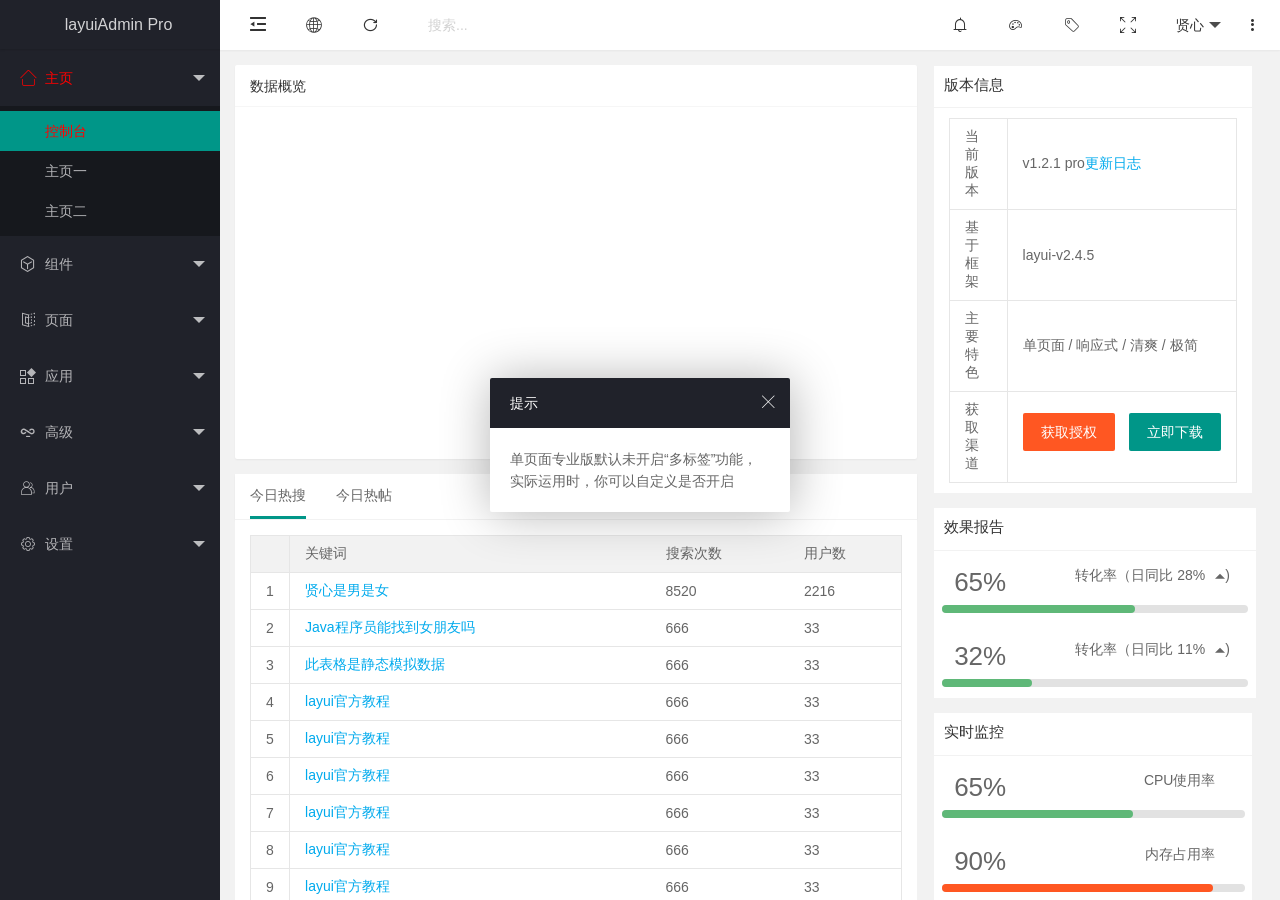
<file: zzg-data/index.html>
<!DOCTYPE html>
<html lang="en">

<head>
    <meta charset="UTF-8">
    <meta name="viewport" content="width=device-width, initial-scale=1.0, maximum-scale=1.0, user-scalable=no">
    <meta http-equiv="X-UA-Compatible" content="ie=edge">
	<title>layuiAdmin pro - 通用后台管理模板系统（单页面专业版）</title>
	<link rel="stylesheet" href="layui/css/layui.css">
    <link rel="stylesheet" href="css/all.css">
    <link rel="stylesheet" href="css/styleB.css" media="(max-width: 995px)">
    <link rel="stylesheet" href="css/1.css">
    <link rel="stylesheet" href="css/2.css">
    <link rel="stylesheet" href="css/3.css">
    <link rel="stylesheet" href="css/download/font_1087966_vejny4ssmx/iconfont.css">
    <link rel="stylesheet" href="css/content.css">

	<script src="layui/layui.js"></script>
    <script src="js//jquery-1.12.4.js"></script>
    <script src="https://echarts.baidu.com/dist/echarts.js"></script>
</head>
 
<body>
    <!-- 头部 -->
    <header>
        <ul class="header-left">
            <li>
                <a href="javascript:;" title="侧边伸缩">
                    <i class="iconfont icon-shensuoyou "></i>
                </a>
            </li>
            <li>
                <a href="javascript:;" title="前台">
                    <i class="iconfont icon-wangluo"></i>
                </a>
            </li>
            <li>
                <a href="javascript:;" title="刷新">
                    <i class="iconfont icon-refresh"></i>
                </a>
            </li>
            <li>
                <input type="text" placeholder="搜索..." />
            </li>
            <span id="hea-ho1"></span>
        </ul>

        <ul class="header-right">
            <li>
                <a href="javascript:;">
                    <i class="iconfont icon-lingdang"></i>
                </a>
            </li>
            <li>
                <a href="javascript:;">
                    <i class="iconfont icon-peise"></i>
                </a>
            </li>
            <li>
                <a href="javascript:;">
                    <i class="iconfont icon-bianqian"></i>
                </a>
            </li>
            <li>
                <a href="javascript:;">
                    <i class="iconfont icon-quanping"></i>
                </a>
            </li>
            <li>
                <a href="javascript:;" class="">
                    贤心
                    <span class="spanSanjiaoX"></span>
                </a>
                <dl class="Head-dl">
                    <dd><a href="javcscript:;">基本资料</a></dd>
                    <dd><a href="javcscript:;">修改密码</a></dd>
                    <dd><a href="javcscript:;">退出</a></dd>
                </dl>
            </li>
            <li id="vision">
                <a href="javascript:;">
                    <i class="iconfont icon-more1170511easyiconnet"></i>
                </a>
            </li>
            <span id="hea-ho2"></span>
        </ul>
    </header>
    <!-- 侧边导航栏 -->
    <nav>
        <div class="nav-box">
            <div class="Nav-header">
                <span>layuiAdmin Pro</span>
                <img src="img/logo.png" alt="">
            </div>
            <ul>
                <!-- 主页 -->
                <li>
                    <a href="javascript:;" name="Basics">
                        <i class="iconfont icon-zhuye3"></i>
                        <cite>主页</cite>
                        <span class="nav-ssp spanSanjiaoX"></span>
                    </a>
                    <dl style="display: block;">
                        <dd style="background-color: rgb(0, 150, 136);"><a href="javascript:;" style="color: white" name="Console">控制台</a></dd>
                        <dd><a href="javascript:;">主页一</a></dd>
                        <dd><a href="javascript:;">主页二</a></dd>
                    </dl>
                </li>
                <!-- 组件 -->
                <li>
                    <a href="javascript:;">
                        <i class="iconfont icon-component"></i>
                        <cite>组件</cite>
                        <span class="nav-ssp spanSanjiaoX"></span>
                    </a>
                    <dl>
                        <dd>
                            <a>栅格<span class="nav-ssp spanSanjiaoX"></span></a>
                            <dl>
                                <dd><a href="javascrpt:;">等比例列表排列</a></dd>
                                <dd><a href="javascrpt:;">按移动端排列</a></dd>
                                <dd><a href="javascrpt:;">移动桌面端组合</a></dd>
                                <dd><a href="javascrpt:;">全端复杂组合</a></dd>
                                <dd><a href="javascrpt:;">低于桌面堆叠排列</a></dd>
                                <dd><a href="javascrpt:;">九宫格</a></dd>
                            </dl>
                        </dd>
                        <dd>
                            <a href="javascrpt:;" name="btn">按钮</a>
                        </dd>
                        <dd>
                            <a href="javascript:;">表单
                                <span class="nav-ssp spanSanjiaoX"></span>
                            </a>
                            <dl>
                                <dd>
                                    <a href="javascrpt:;">表单元素</a>
                                </dd>
                                <dd><a href="javascrpt:;">表单组合</a></dd>
                            </dl>
                        </dd>
                        <dd><a href="javascript:;">导航</a></dd>
                        <dd><a href="javascript:;">选项卡</a></dd>
                        <dd><a href="javascrpt:;" name="The progress bar">进度条</a></dd>
                        <dd><a href="javascrpt:;" name="panel">面板</a></dd>
                        <dd><a href="javascript:;">徽章</a></dd>
                        <dd><a href="javascrpt:;" name="time">时间线</a></dd>
                        <dd><a href="javascrpt:;" name="animate">动画</a></dd>
						<dd><a href="javascript:;" name="fuzhu">辅助</a></dd>
                        <dd>
                            <a href="javascript:;">通用弹层<span class="nav-ssp spanSanjiaoX"></span></a>
                            <dl>
                                <dd><a href="javascrpt:;">功能演示</a></dd>
                                <dd><a href="javascrpt:;">特殊示例</a></dd>
                                <dd><a href="javascrpt:;">风格定制</a></dd>
                            </dl>
                        </dd>
                        <dd>
                            <a href="javascript:;">日期时间<span class="nav-ssp spanSanjiaoX"></span></a>
                            <dl>
                                <dd><a href="javascrpt:;">功能演示一</a></dd>
                                <dd><a href="javascrpt:;">功能演示二</a></dd>
                                <dd><a href="javascrpt:;">设定主题</a></dd>
                                <dd><a href="javascrpt:;">特殊示例</a></dd>
                            </dl>
                        </dd>
                        <dd>
                            <a href="javascript:;">表格<span class="nav-ssp spanSanjiaoX"></span></a>
                            <dl>
                                <dd><a href="javascrpt:;">简单数据表格</a></dd>
                                <dd><a href="javascrpt:;">列宽自动分配</a></dd>
                                <dd><a href="javascrpt:;">赋值已知数据</a></dd>
                                <dd><a href="javascrpt:;">转化静态表格</a></dd>
                                <dd><a href="javascrpt:;">开启分页</a></dd>
                                <dd><a href="javascrpt:;">自定义分页</a></dd>
                                <dd><a href="javascrpt:;">开启头部工具栏</a></dd>
                                <dd><a href="javascrpt:;">开启合计行</a></dd>
                                <dd><a href="javascrpt:;">高度最大适应</a></dd>
                                <dd><a href="javascrpt:;">开启复选框</a></dd>
                                <dd><a href="javascrpt:;">开启单选框</a></dd>
                                <dd><a href="javascrpt:;">开启单元格编辑</a></dd>
                                <dd><a href="javascrpt:;">加入表单元素</a></dd>
                                <dd><a href="javascrpt:;">设置单元格样式</a></dd>
                                <dd><a href="javascrpt:;">固定列</a></dd>
                                <dd><a href="javascrpt:;">数据操作</a></dd>
                                <dd><a href="javascrpt:;">解析任意数据格式</a></dd>
                                <dd><a href="javascrpt:;">监听行事件</a></dd>
                                <dd><a href="javascrpt:;">数据表格的重载</a></dd>
                                <dd><a href="javascrpt:;">设置初始排序</a></dd>
                                <dd><a href="javascrpt:;">监听单元格事件</a></dd>
                                <dd><a href="javascrpt:;">复杂表头</a></dd>
                            </dl>
                        </dd>
                        <dd><a href="javascript:;">分页<span class="nav-ssp spanSanjiaoX"></span></a>
                            <dl>
                                <dd><a href="javascript:;">功能演示一</a></dd>
                                <dd><a href="javascript:;">功能演示二</a></dd>
                            </dl>
                        </dd>
                        <dd><a href="javascript:;">上传<span class="nav-ssp spanSanjiaoX"></span></a>
                            <dl>
                                <dd><a href="javascript:;">功能演示一</a></dd>
                                <dd><a href="javascript:;">功能演示二</a></dd>
                            </dl>
                        </dd>
                        <dd><a href="javascript:;">颜色选择器</a></dd>
                        <dd><a href="javascript:;">滑块组件</a></dd>
                        <dd><a href="javascript:;">评分</a></dd>
                        <dd><a href="javascript:;">轮播</a></dd>
                        <dd><a href="javascript:;">流加载</a></dd>
                        <dd><a href="javascript:;">工具</a></dd>
                        <dd><a href="javascript:;">代码修饰</a></dd>
                        <dd><a href="javascript:;">即时聊天</a></dd>
                    </dl>
                </li>
                <!-- 页面 -->
                <li>
                    <a href="javascript:;">
                        <i class="iconfont icon-template"></i>
                        <cite>页面</cite>
                        <span class="nav-ssp spanSanjiaoX"></span>
                    </a>
                    <dl>
                        <dd><a href="javascript:;">个人主页</a></dd>
                        <dd><a href="javascript:;" name="addressbook">通讯录</a></dd>
                        <dd><a href="javascript:;">客户列表</a></dd>
                        <dd><a href="javascript:;">商品列表</a></dd>
                        <dd><a href="javascript:;">留言板</a></dd>
                        <dd><a href="javascript:;">搜索结果</a></dd>
                        <dd><a href="javascript:;">注册</a></dd>
                        <dd><a href="javascript:;">登入</a></dd>
                        <dd><a href="javascript:;">忘记密码</a></dd>
                        <dd><a href="javascript:;">404</a></dd>
                        <dd><a href="javascript:;">错误提示</a></dd>
                        <dd>
                            <a href="javascript:;">内嵌页面<span class="nav-ssp spanSanjiaoX"></span></a>
                            <dl>
                                <dd><a href="javascript:;">百度一下</a></dd>
                                <dd><a href="javascript:;">layui官网</a></dd>
                                <dd><a href="javascript:;">layuiAdmin官网</a></dd>
                            </dl>
                        </dd>
                    </dl>
                </li>
                <!-- 应用 -->
                <li>
                    <a href="javascript:;">
                        <i class="iconfont icon-app"></i>
                        <cite>应用</cite>
                        <span class="nav-ssp spanSanjiaoX"></span>
                    </a>
                    <dl>
                        <dd>
                            <a href="javascript:;">内容系统
                                <span class="nav-ssp spanSanjiaoX"></span>
                            </a>
                            <dl>
                                <dd><a href="javascript:;">文章列表</a></dd>
                                <dd><a href="javascript:;">分类管理</a></dd>
                                <dd><a href="javascript:;">评论管理</a></dd>
                            </dl>
                        </dd>
                        <dd><a href="javascript:;">社区系统<span class="nav-ssp spanSanjiaoX"></span></a>
                            <dl>
                                <dd><a href="javascript:;">帖子列表</a></dd>
                                <dd><a href="javascript:;">回帖列表</a></dd>
                            </dl>
                        </dd>
                        <dd><a href="javascript:;">消息中心</a></dd>
                        <dd><a href="javascript:;">工单系统</a></dd>
                    </dl>
                </li>
                <!-- 高级 -->
                <li>
                    <a href="javascript:;">
                        <i class="iconfont icon-seniorgaoji"></i>
                        <cite>高级</cite>
                        <span class="nav-ssp spanSanjiaoX"></span>
                    </a>
                    <dl>
                        <dd><a href="javascript:;">通讯系统</a></dd>
                        <dd><a href="javascript:;">Echarts集成<span class="nav-ssp spanSanjiaoX"></span></a>
                            <dl>
                                <dd><a href="javascript:;">折线图</a></dd>
                                <dd><a href="javascript:;">柱状图</a></dd>
                                <dd><a href="javascript:;">地图</a></dd>
                            </dl>
                        </dd>
                    </dl>
                </li>
                <!-- 用户 -->
                <li>
                    <a href="javascript:;">
                        <i class="iconfont icon-yonghu"></i>
                        <cite>用户</cite>
                        <span class="nav-ssp spanSanjiaoX"></span>
                    </a>
                    <dl>
                        <dd><a href="javascript:;">网站用户</a></dd>
                        <dd><a href="javascript:;">后台管理员</a></dd>
                        <dd><a href="javascript:;">角色管理</a></dd>
                    </dl>
                </li>
                <!-- 设置 -->
                <li>
                    <a href="javascript:;">
                        <i class="iconfont icon-shezhi"></i>
                        <cite>设置</cite>
                        <span class="nav-ssp spanSanjiaoX"></span>
                    </a>
                    <dl>
                        <dd><a href="javascript:;">系统设置<span class="nav-ssp spanSanjiaoX"></span></a>
                            <dl>
                                <dd><a href="javascript:;">网站设置</a></dd>
                                <dd><a href="javascript:;">邮件服务</a></dd>
                            </dl>
                        </dd>
                        <dd><a href="javascript:;">我的设置<span class="nav-ssp spanSanjiaoX"></span></a>
                            <dl>
                                <dd><a href="javascript:;">我的资料</a></dd>
                                <dd><a href="javascript:;">我的密码</a></dd>
                            </dl>
                        </dd>
                    </dl>
                </li>
                <span id="nav-ho"></span>
            </ul>
        </div>
    </nav>
    <!-- 主要内容 主页部分 -->
    <div id="content">
		<div class="con-main">
			<div class="con-main-child">	
				<div class="left flex">
					<!-- <div class="c-l-c">
						<div class="layui-card">
							<div class="layui-card-header">快捷方式</div>
							<div class="layui-card-body">

								<div class="layui-carousel layadmin-carousel layadmin-shortcut"
									style="width: 100%; height: 280px;">
									<div carousel-item="">
										<ul class="layui-row layui-col-space10 layui-this">
											<li class="layui-col-xs3">
												<a lay-href="home/homepage1">
													<i class="iconfont icon-zhuye c-l-c-i"></i>
													<cite>主页一</cite>
												</a>
											</li>
											<li class="layui-col-xs3">
												<a lay-href="home/homepage2">
													<i class="iconfont icon-zhuye c-l-c-i"></i>
													<cite>主页二</cite>
												</a>
											</li>
											<li class="layui-col-xs3">
												<a lay-href="component/layer/list">
													<i class="iconfont icon-zhuye c-l-c-i"></i>
													<cite>弹层</cite>
												</a>
											</li>
											<li class="layui-col-xs3">
												<a lay-href="/senior/im/">
													<i class="iconfont icon-zhuye c-l-c-i"></i>
													<cite>聊天</cite>
												</a>
											</li>
											<li class="layui-col-xs3">
												<a lay-href="component/progress/index">
													<i class="iconfont icon-zhuye c-l-c-i"></i>
													<cite>进度条</cite>
												</a>
											</li>
											<li class="layui-col-xs3">
												<a lay-href="app/workorder/list">
													<i class="iconfont icon-zhuye c-l-c-i"></i>
													<cite>工单</cite>
												</a>
											</li>
											<li class="layui-col-xs3">
												<a lay-href="user/user/list">
													<i class="iconfont icon-zhuye c-l-c-i"></i>
													<cite>用户</cite>
												</a>
											</li>
											<li class="layui-col-xs3">
												<a lay-href="set/system/website">
													<i class="iconfont icon-zhuye c-l-c-i"></i>
													<cite>设置</cite>
												</a>
											</li>
										</ul>
									</div>
									<div class="ui-carousel-ind">
										<ul>
											<li class="rduis"></li>
											<li class="rduis"></li>
										</ul>
									</div>
								</div>

							</div>
						</div>
					</div>
					<div class="c-l-c">
						<div class="layui-card">
							<div class="layui-card-header">待办事项</div>
							<div class="layui-card-body">
								<div class="layui-carousel layadmin-carousel layadmin-shortcut"
									style="width: 100%; height: 280px;">
									<div carousel-item="">
										<ul class="layui-row layui-col-space10 layui-this">
											<li class="t-i"> <a href="#" class="t-i-a">
													<h3>待审评论</h3>
													<p><cite>66</cite></p>
												</a> </li>
											<li class="t-i"> <a href="#" class="t-i-a">
													<h3>待审评论</h3>
													<p><cite>66</cite></p>
												</a> </li>
											<li class="t-i"> <a href="#" class="t-i-a">
													<h3>待审评论</h3>
													<p><cite>66</cite></p>
												</a> </li>
											<li class="t-i"> <a href="#" class="t-i-a">
													<h3>待审评论</h3>
													<p><cite>66</cite></p>
												</a> </li>
										</ul>
									</div>
									<div class="ui-carousel-ind">
										<ul>
											<li class="rduis"></li>
											<li class="rduis"></li>
										</ul>
									</div>
								</div>

							</div>
						</div>
					</div> -->
					<div class="c-l-c2">
						<div class="c-l-c2-f">
							<div class="c2-f-h">
								数据概览
							</div>
							<div class="c2-f-b">
								<div class="c2-f-b-b">
									<div id="container" style="height: 100%"></div>
								</div>
							</div>
						</div>
						<div class="nei-baoo">
							<div class="nei-zhe-s">
								<div id="bottomtab">
									<ul id="bottomtab-ul">
										<li>今日热搜</li>
										<li>今日热帖</li>
									</ul>
									<div id="bottomtab-content">
										<table style="border-collapse:collapse;">
											<tbody><tr style="background: rgb(242, 242, 242)">
												<td style="width:6%"></td>
												<td>关键词</td>
												<td>搜索次数</td>
												<td style="margin-right:20px">用户数</td>
											</tr>
											<tr class="nei-liebiaok">
												<td>1</td>
												<td style="color: #01AAED">贤心是男是女</td>
												<td>8520</td>
												<td>2216</td>
											</tr>
											<tr class="nei-liebiaok">
												<td>2</td>
												<td style="color: #01AAED">Java程序员能找到女朋友吗</td>
												<td>666</td>
												<td>33</td>
											</tr>
											<tr class="nei-liebiaok">
												<td>3</td>
												<td style="color: #01AAED">此表格是静态模拟数据</td>
												<td>666</td>
												<td>33</td>
											</tr>
											<tr class="nei-liebiaok">
												<td>4</td>
												<td style="color: #01AAED">layui官方教程</td>
												<td>666</td>
												<td>33</td>
											</tr>
											<tr class="nei-liebiaok">
												<td>5</td>
												<td style="color: #01AAED">layui官方教程</td>
												<td>666</td>
												<td>33</td>
											</tr>
											<tr class="nei-liebiaok">
												<td>6</td>
												<td style="color: #01AAED">layui官方教程</td>
												<td>666</td>
												<td>33</td>
											</tr>
											<tr class="nei-liebiaok">
												<td>7</td>
												<td style="color: #01AAED">layui官方教程</td>
												<td>666</td>
												<td>33</td>
											</tr>
											<tr class="nei-liebiaok">
												<td>8</td>
												<td style="color: #01AAED">layui官方教程</td>
												<td>666</td>
												<td>33</td>
											</tr>
											<tr class="nei-liebiaok">
												<td>9</td>
												<td style="color: #01AAED">layui官方教程</td>
												<td>666</td>
												<td>33</td>
											</tr>
											<tr class="nei-liebiaok">
												<td>10</td>
												<td style="color: #01AAED">layui官方教程</td>
												<td>666</td>
												<td>33</td>
											</tr>
										</tbody></table>
									</div>
								</div>
							</div>
						</div>	
					</div>
					
				</div>
				<div class="nei-er">
					<!-- 内容右边 -->
					<div class="nei-ery">
						<div class="nei-er-y">
							<p>版本信息</p>
						</div>
						<div class="nei-er-e">
							<table>
								<tbody><tr>
									<td>当前版本</td>
									<td>v1.2.1 pro<a href="" style="color: #01AAED">更新日志</a></td>
								</tr>
								<tr>
									<td>基于框架</td>
									<td>layui-v2.4.5</td>
								</tr>
								<tr>
									<td>主要特色</td>
									<td>单页面 / 响应式 / 清爽 / 极简</td>
								</tr>
								<tr>
									<td>获取渠道</td>
									<td>
										<div class="nei-nei">
											<a href="">获取授权</a>
											<a href="">立即下载</a>
										</div>
									</td>
								</tr>
							</tbody></table>
						</div>
					</div>
					<div class="nei-san">
						<div class="nei-er-s">
							<p>效果报告</p>
						</div>
						<div class="nei-er-w">
							<div class="nei-er-ht">
								<div class="nei-gao">
									<span>
										<p>65%</p>
										<p>转化率（日同比 28%<i class="buzhidao iconfont icon-zelvxuanzefeiyongzhengsanjiaoxingzhichi"></i>)
										</p>
									</span>
									<div class="nei-tiao">
										<p></p>
										<p></p>
									</div>
								</div>
								<div class="nei-gao">
									<span>
										<p>32%</p>
										<p>转化率（日同比 11%<i class="buzhidao iconfont icon-zelvxuanzefeiyongzhengsanjiaoxingzhichi"></i>)
										</p>
									</span>
									<div class="nei-tiaoe">
										<p></p>
										<p></p>
									</div>
								</div>
	
							</div>
						</div>
					</div>
					<div class="nei-si">
						<div class="nei-er-l">
							<p>实时监控</p>
						</div>
						<div class="nei-er-q">
							<div class="nei-er-hp">
								<div class="nei-gaoo">
									<span>
										<p>65%</p>
										<p>CPU使用率</p>
									</span>
									<div class="nei-tiao">
										<p></p>
										<p></p>
									</div>
								</div>
								<div class="nei-gao">
									<span>
										<p>90%</p>
										<p>内存占用率</p>
									</span>
									<div class="nei-tiaoeee">
										<p></p>
										<p></p>
									</div>
								</div>
							</div>
						</div>
	
	
	
					</div>
					<div class="nei-wu">
						<div class="nei-er-b">
							<p>产品动态</p>
							<div class="nei-yi-ki">
								<li></li>
								<li></li>
								<li></li>
							</div>
						</div>
						<div class="nei-er-j">
							<p>
								<a href="">
									layuiAdmin 快速上手文档
								</a>
							</p>
						</div>
					</div>
					<div class="nei-liu">
						<div class="nei-er-yy">
							<p>作者心语</p>
							<a href="" class="iconfont icon-survey"></a>
						</div>
						<div class="nei-er-ye">
							<p>一直以来，layui 秉承无偿开源的初心，虔诚致力于服务各层次前后端 Web
								开发者，在商业横飞的当今时代，这一信念从未动摇。即便身单力薄，仍然重拾决心，埋头造轮，以尽可能地填补产品本身的缺口。</p>
							<p>在过去的一段的时间，我一直在寻求持久之道，已维持你眼前所见的一切。而 layuiAdmin 是我们尝试解决的手段之一。我相信真正有爱于 layui 生态的你，定然不会错过这一拥抱吧。
							</p>
							<p>子曰：君子不用防，小人防不住。请务必通过官网正规渠道，获得 <a href="">layuiAdmin</a>！</p>
							<p>—— 贤心（<a href="">layui.com</a>）</p>
						</div>
					</div>
				</div>
			</div>
		</div>
	</div>
    <div class="text">
		<div>
			<div class="txt-h">
				提示
			</div>
			<div class="txt-b">
				单页面专业版默认未开启“多标签”功能，实际运用时，你可以自定义是否开启
			</div>
			<i class="iconfontcuowu icon-cuowu"></i>
		</div>
	</div>      

    <script src="js/currency.js"></script>
    <script type="text/javascript" src="http://echarts.baidu.com/gallery/vendors/echarts/echarts.min.js"></script>
	<script type="text/javascript">
		var dom = document.getElementById("container");
		var left = document.getElementsByClassName('.c2-f-b-bb');
		var resizeWorldMapContainer = function () {
			dom.style.width = left.innerWidth + 'px';
		};
		resizeWorldMapContainer();
		var myChart = echarts.init(dom);
		var app = {};
		var option = {
			toolbox: {
				show: true,
				feature: {
					mark: {
						show: true
					},
					dataView: {
						show: true,
						readOnly: false
					},
					magicType: {
						show: true,
						type: ['line', 'bar']
					},
					restore: {
						show: true
					},
					saveAsImage: {
						show: true
					}
				}
			},
			calculable: true,
			xAxis: [{
				type: 'category',
				boundaryGap: false,
				data: ['00.6', '00.7', '00.8', '00.9', '00.10', '00.11', '00.12']
			}],
			yAxis: [{
				type: 'value',
				axisLabel: {
					formatter: '{value} °C'
				}
			}],
			series: [{
					name: '最高气温',
					type: 'line',
					data: [11, 11, 15, 13, 12, 13, 10],
					markPoint: {
						data: [{
								type: 'max',
								name: '最大值'
							},
							{
								type: 'min',
								name: '最小值'
							}
						]
					},
					markLine: {
						data: [{
							type: 'average',
							name: '平均值'
						}]
					}
				},
				{
					name: '最低气温',
					type: 'line',
					data: [1, -2, 2, 5, 3, 2, 0],
					markPoint: {
						data: [{
							name: '周最低',
							value: -2,
							xAxis: 1,
							yAxis: -1.5
						}]
					},
					markLine: {
						data: [{
							type: 'average',
							name: '平均值'
						}]
					}
				}
			]
		};
		myChart.setOption(option);
		window.onresize = function () {
			resizeWorldMapContainer();
			myChart.resize();
		};
	</script>
    <script>
    $('.icon-cuowu').on('click', function () {
			$('.text').css({
				'opacity': '0',
				'zIndex': '-1111',
				'transition': '0.3s'
			})
		})

		$(function () {
			//移动窗口的步骤
			//1、按下鼠标左键
			//2、移动鼠标
			$('.text').mousedown(function (e) {
				// e.pageX
				var positionDiv = $(this).offset();
				var distenceX = e.pageX - positionDiv.left;
				var distenceY = e.pageY - positionDiv.top;
				// alert(distenceX)	
				// alert(positionDiv.left);
				$(document).mousemove(function (e) {
					var x = e.pageX - distenceX;
					var y = e.pageY - distenceY;
					if (x < 0) {
						x = 0;
					} else if (x > $(document).width() - $('.text').outerWidth(true)) {
						x = $(document).width() - $('.text').outerWidth(true);
					}
					if (y < 0) {
						y = 0;
					} else if (y > $(document).height() - $('.text').outerHeight(true)) {
						y = $(document).height() - $('.text').outerHeight(true);
					}
					$('.text').css({
						'left': x + 'px',
						'top': y + 'px'
					});
				});
				$(document).mouseup(function () {
					$(document).off('mousemove');
				});
			});
        });
        
        $(window).resize(() => {
		$(window).width() <= 990 ? $('#content').css('left','0px').width('100%') : $('#content').css('left','220px').width('calc(100% - 220px)')
		$(window).width() <= 990 ? $('.con-main-child').css('flex-flow','column') : $('.con-main-child').css('flex-flow','row')
		$(window).width() <= 990 ? $('.left').css('width','100%') : $('.left').css('width','66.6667%')
		$(window).width() <= 990 ? $('.nei-er').css('width','100%') : $('.nei-er').css('width','33.3333%')
		$(window).width() <= 990 ? $('.header-left').css('left','0px') : $('.header-left').css('left','220px')
		$(window).width() <= 990 ? $('.header-left > li > a > .icon-shensuoyou').addClass('icon-shensuozuo').removeClass('icon-shensuoyou') : $('.header-left > li > a > .icon-shensuozuo').addClass('icon-shensuoyou').removeClass('icon-shensuozuo')
    })
    </script>
</body>
</html>
</file>
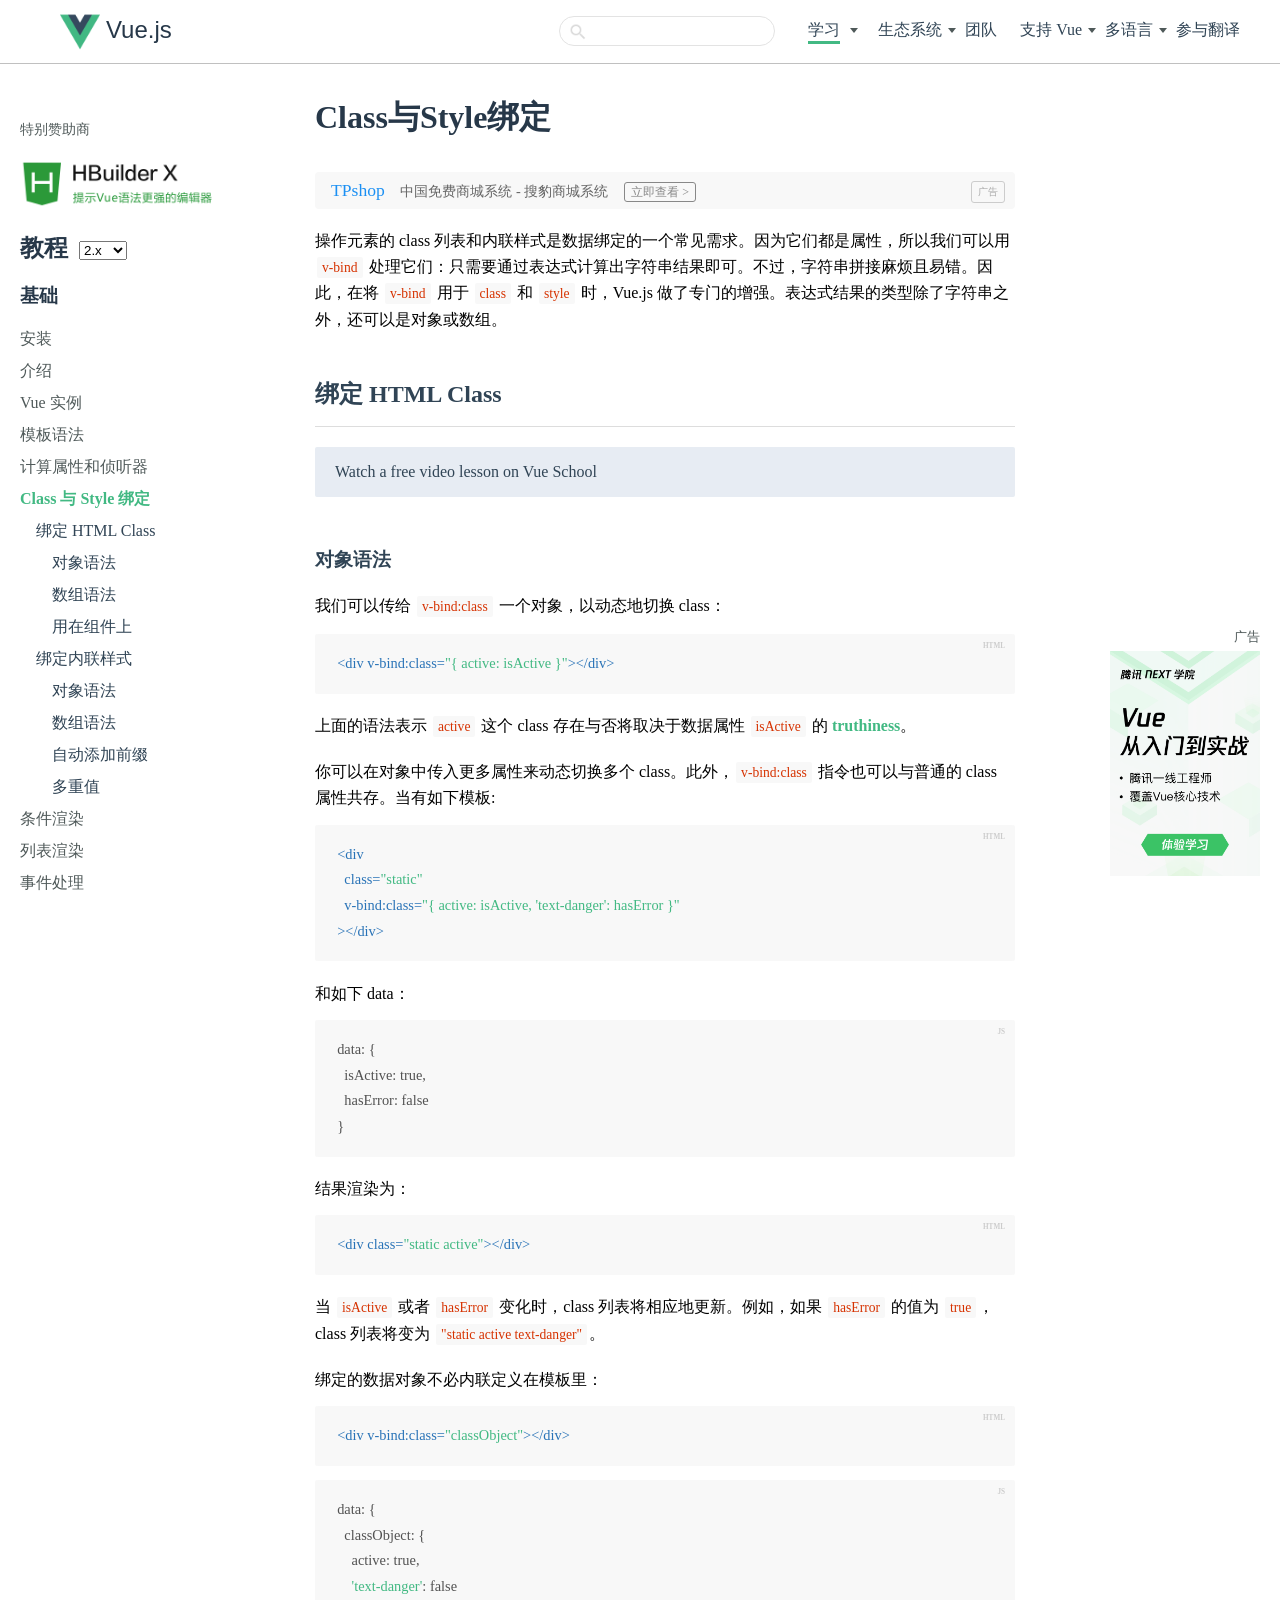
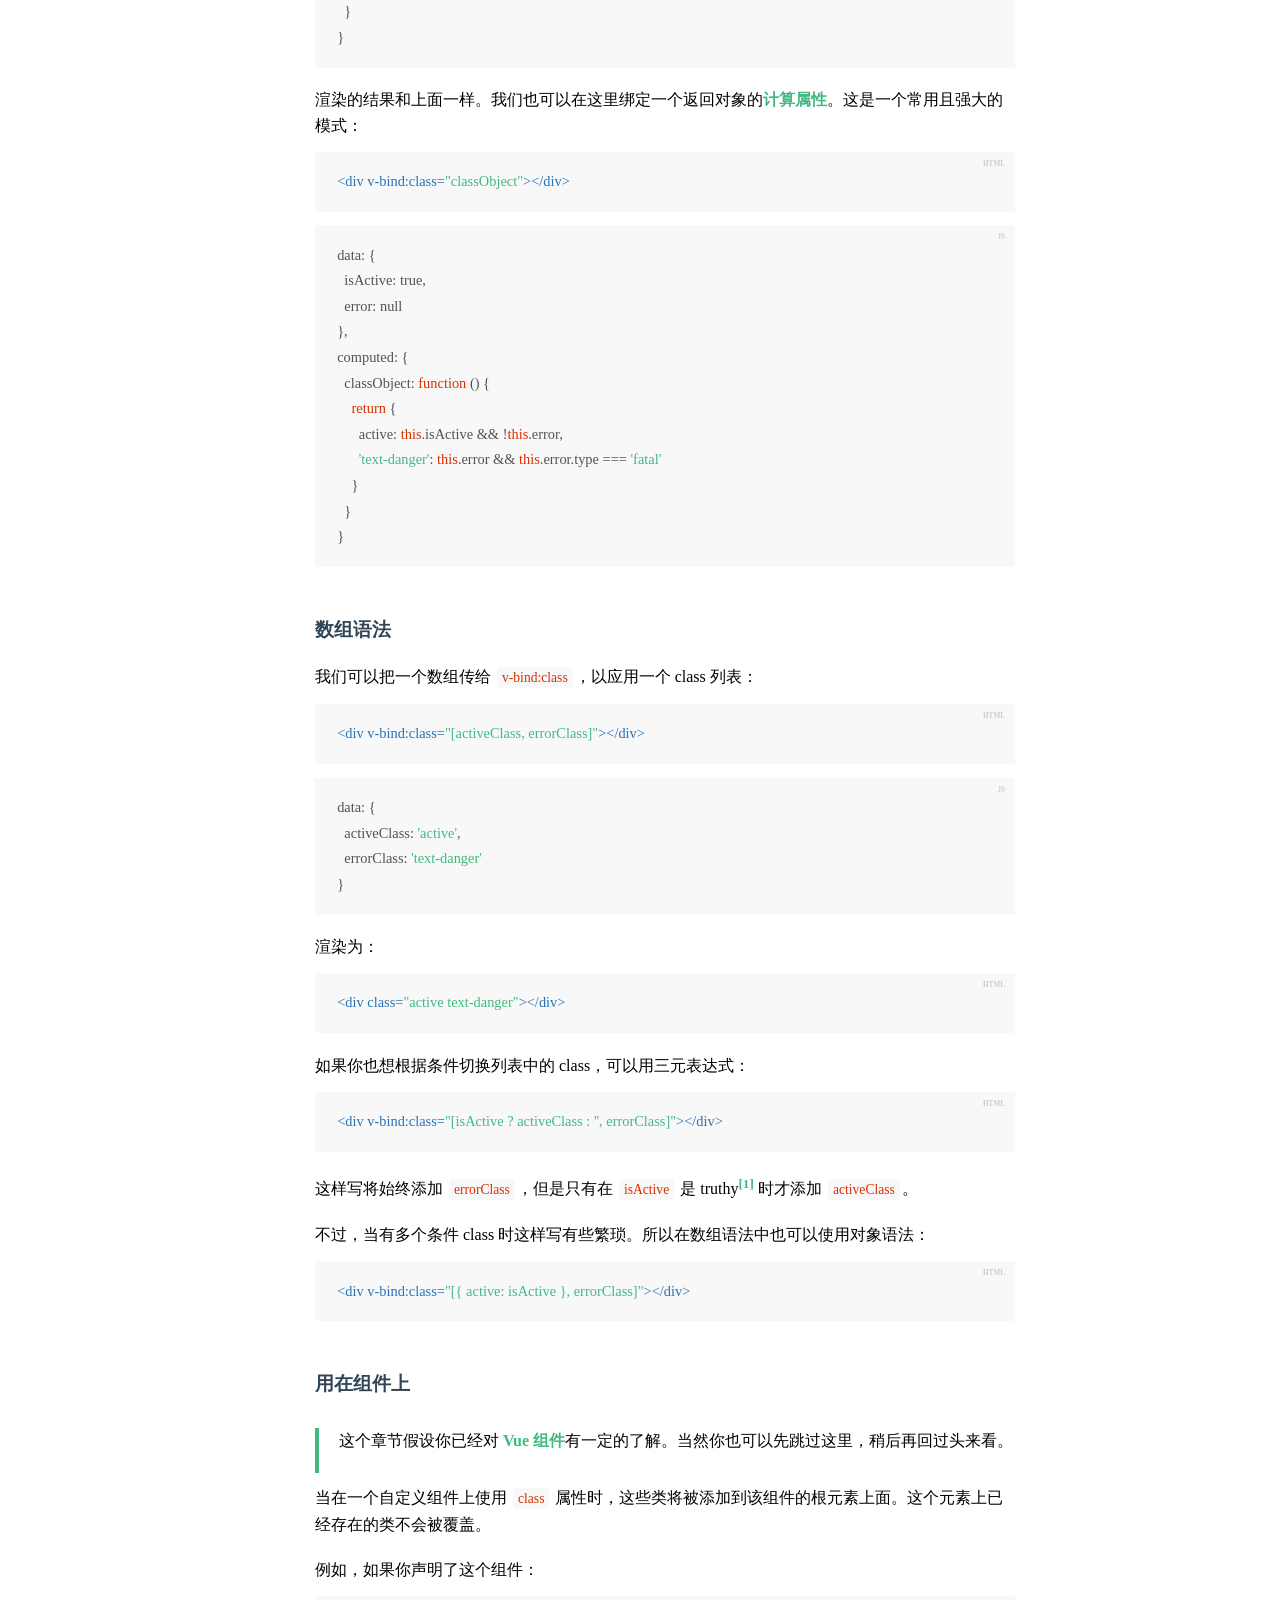
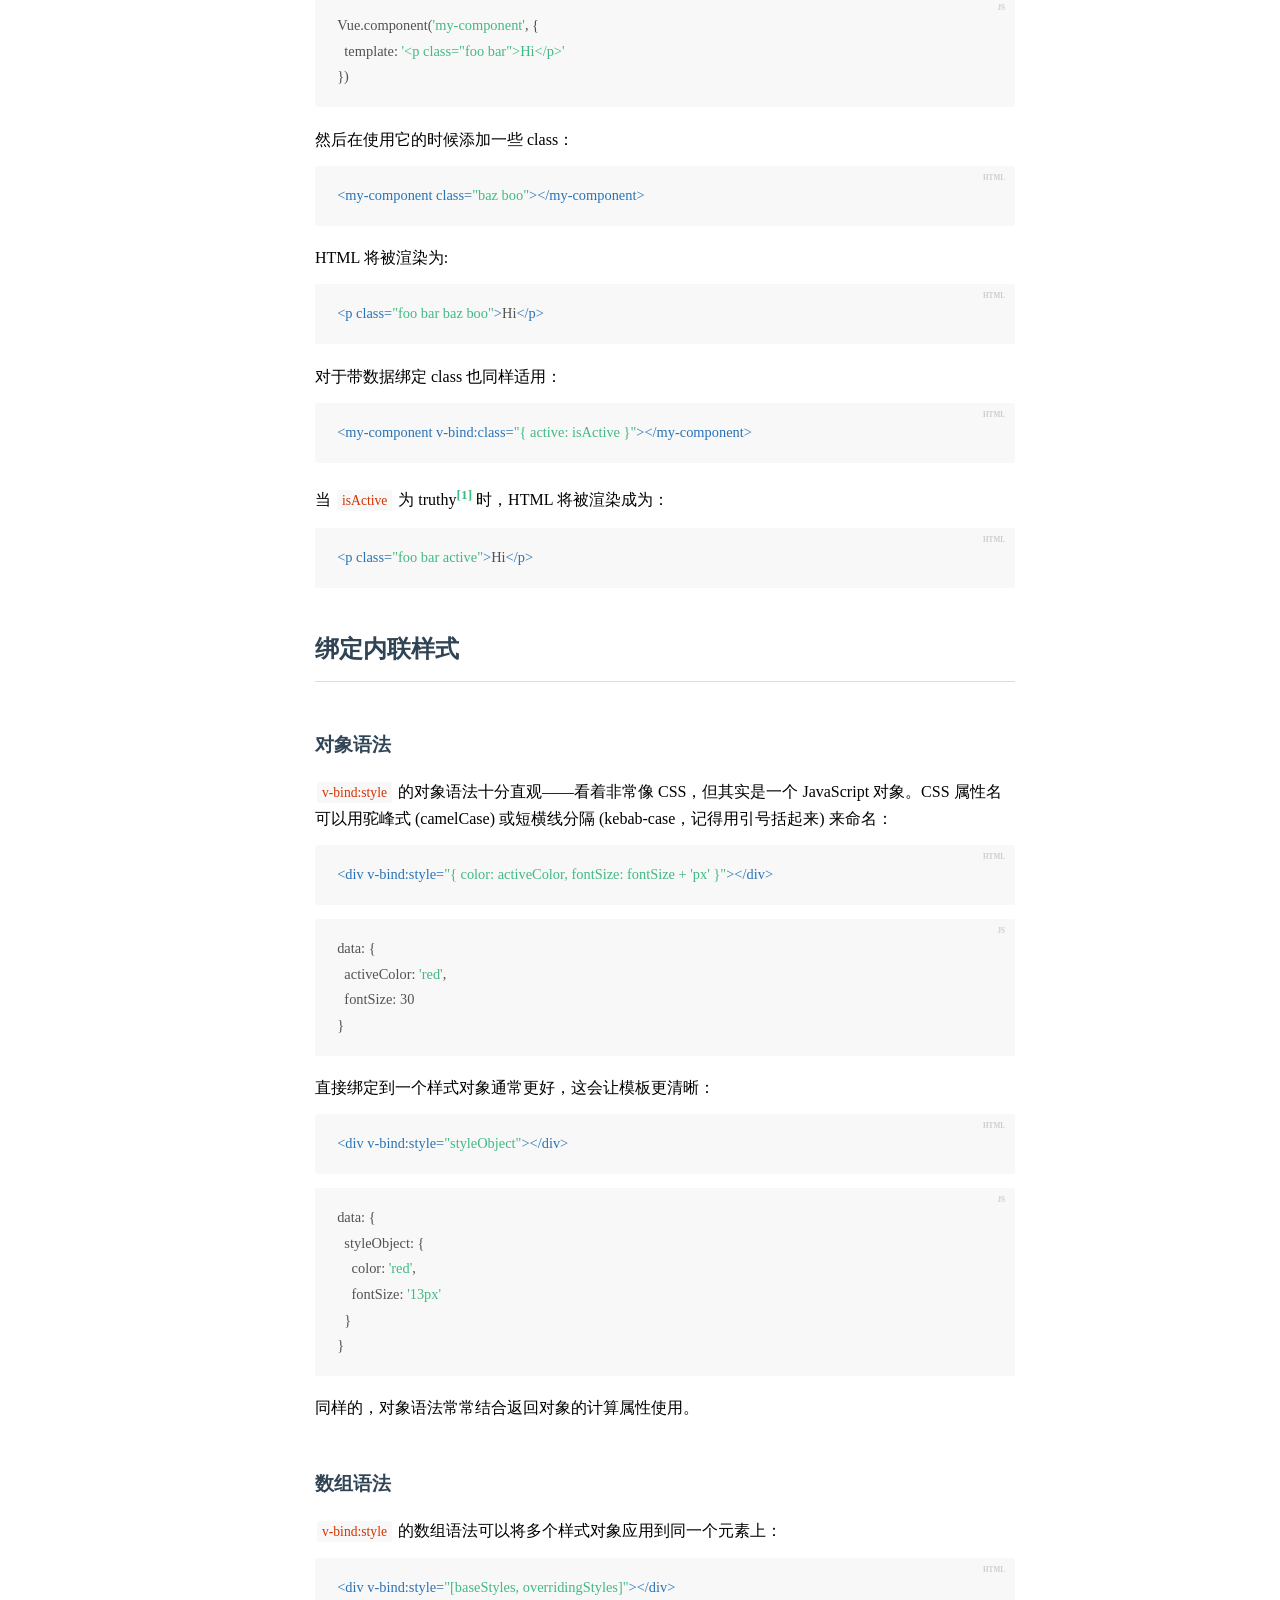
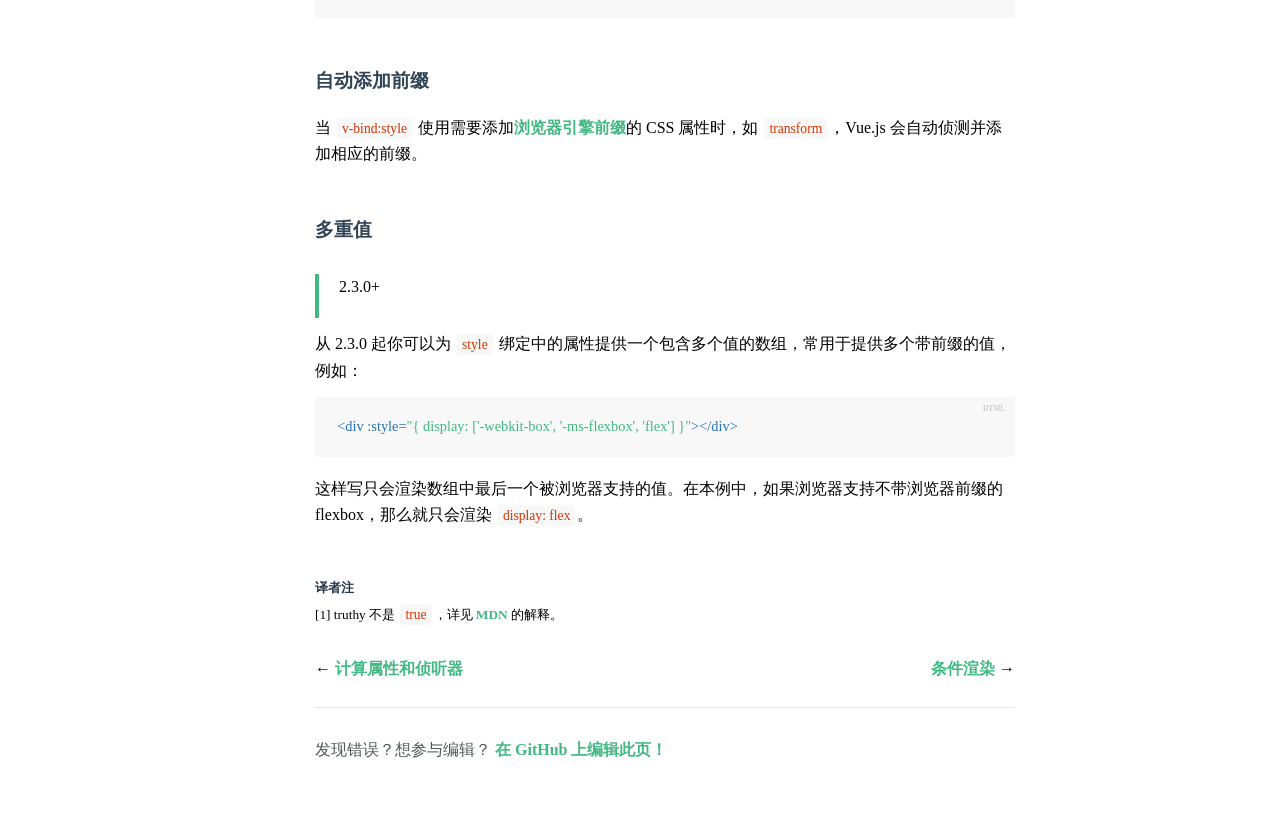
<file: Vue-zzg/ClassandStylebinding.html>
<!DOCTYPE html>
<html lang="en">

<head>
    <meta charset="UTF-8">
    <meta name="viewport" content="width=device-width, initial-scale=1.0">
    <meta http-equiv="X-UA-Compatible" content="ie=edge">
    <title>Class与Style绑定</title>
    <link rel="stylesheet" href="css/style.css">
    <link rel="stylesheet" href="css/public.css">
</head>

<body>
    <header>
        <div id="header">
            <a id="logo" href="#Vue.js"><img src="img/logo.png" alt="" /><span>Vue.js</span></a>
            <ul id="nav">
                <li>
                    <form id="search-form"><input type="text" id="search-query-nav"></form>
                </li>
                <li class="nav-dropdown-container learn">
                    <a class="nav-link nav-link-block">学习</a>
                    <span class="arrow"></span>
                    <ul class="nav-dropdown">
                        <li>
                            <h4 class="broder-none">文档</h4>
                        </li>
                        <li>
                            <ul>
                                <li><a href="#" class="nav-link">教程</a></li>
                                <li><a href="#" class="nav-link">API</a></li>
                                <li><a href="#" class="nav-link">风格指南</a></li>
                                <li><a href="#" class="nav-link">示例</a></li>
                                <li><a href="#" class="nav-link">Cookbook</a></li>
                            </ul>
                        </li>
                        <li>
                            <h4>视频教程</h4>
                        </li>
                        <li>
                            <ul>
                                <li><a href="#" class="nav-link">Vue Mastery (英文)</a></li>
                                <li><a href="#" class="nav-link">Vue School (英文)</a></li>
                            </ul>
                        </li>
                    </ul>
                </li>
                <li class="nav-dropdown-container ecosystem">
                    <a class="nav-link">生态系统</a><span class="arrow"></span>
                    <ul class="nav-dropdown">
                        <li>
                            <h4>帮助</h4>
                        </li>
                        <li>
                            <ul>
                                <li><a href="#" class="nav-link" target="_blank">论坛</a></li>
                                <li><a href="#" class="nav-link" target="_blank">聊天室</a></li>
                                <li><a href="#" class="nav-link" target="_blank">聚会</a></li>
                            </ul>
                        </li>
                        <li>
                            <h4>工具</h4>
                        </li>
                        <li>
                            <ul>
                                <li><a href="#" class="nav-link" target="_blank">Devtools</a></li>
                                <li><a href="#" class="nav-link" target="_blank">Vue CLI</a></li>
                                <li><a href="#" class="nav-link" target="_blank">Vue Loader</a></li>
                            </ul>
                        </li>
                        <li>
                            <h4>核心插件</h4>
                        </li>
                        <li>
                            <ul>
                                <li><a href="#" class="nav-link" target="_blank">Vue Router</a></li>
                                <li><a href="#" class="nav-link" target="_blank">Vuex</a></li>
                                <li><a href="#" class="nav-link" target="_blank">Vue 服务端渲染</a></li>
                            </ul>
                        </li>
                        <li>
                            <h4>信息</h4>
                        </li>
                        <li>
                            <ul>
                                <li><a href="#" class="nav-link" target="_blank">周刊</a></li>
                                <li><a href="#" class="nav-link" target="_blank">Roadmap</a></li>
                                <li><a href="#" class="nav-link" target="_blank">活动</a></li>
                                <li><a href="#" class="nav-link" target="_blank">Twitter</a></li>
                                <li><a href="#" class="nav-link" target="_blank">博客</a></li>
                                <li><a href="#" class="nav-link" target="_blank">工作</a></li>
                            </ul>
                        </li>
                        <li>
                            <h4>资源列表</h4>
                        </li>
                        <li>
                            <ul>
                                <li><a href="#" class="nav-link" target="_blank">官方仓库</a></li>
                                <li><a href="#" class="nav-link" target="_blank">Vue 优选</a></li>
                                <li><a href="#" class="nav-link" target="_blank">Vue 资源</a></li>
                            </ul>
                        </li>
                    </ul>
                </li>
                <li>
                    <a href="#" class="nav-link team">团队</a>
                </li>
                <li class="nav-dropdown-container support-vue">
                    <a href="#" class="nav-link">支持 Vue</a><span class="arrow"></span>
                    <ul class="nav-dropdown">
                        <li>
                            <ul>
                                <li><a href="#" class="nav-link">一次性赞助</a></li>
                                <li><a href="#" class="nav-link">周期性赞助</a></li>
                                <li><a href="#" class="nav-link">贴纸</a></li>
                                <li><a href="#" target="_blank" class="nav-link">T 恤商店</a></li>
                            </ul>
                        </li>
                    </ul>
                </li>
                <li class="nav-dropdown-container language">
                    <a class="nav-link">多语言</a><span class="arrow"></span>
                    <ul class="nav-dropdown">
                        <li><a href="#" class="nav-link" target="_blank">English</a></li>
                        <li><a href="#" class="nav-link" target="_blank">日本語</a></li>
                        <li><a href="#" class="nav-link" target="_blank">Русский</a></li>
                        <li><a href="#" class="nav-link" target="_blank">한국어</a></li>
                        <li><a href="#" class="nav-link" target="_blank">Português</a></li>
                        <li><a href="#" class="nav-link" target="_blank">Français</a></li>
                        <li><a href="#" class="nav-link" target="_blank">Tiếng Việt</a>
                        </li>
                    </ul>
                </li>
                <li><a href="#" target="_blank" class="nav-link contribute">参与翻译</a></li>
            </ul>
        </div>
    </header>
    <section>
        <div id="main" class="fix-sidebar">
            <div class="sidebar">
                <div class="sidebar-inner">
                    <div class="list">
                        <div id="sidebar-sponsors-special">
                            <div class="main-sponsor">
                                <span>特别赞助商</span>
                                <div>
                                    <a href="#" class="logo">
                                        <img src="img/dcloud.gif" alt="">
                                    </a>
                                </div>
                            </div>
                        </div>
                        <h2>教程
                            <select class="version-select">
                                <option value="SELF" selected="">2.x</option>
                                <option value="v1">1.0</option>
                                <option value="012">0.12</option>
                                <option value="011">0.11</option>
                            </select>
                        </h2>
                        <ul class="menu-root">
                            <li>
                                <h3>基础</h3>
                            </li>
                            <li>
                                <a href="" class="sidebar-link">安装</a>
                            </li>
                            <li>
                                <a href="" class="sidebar-link">介绍</a>
                            </li>
                            <li>
                                <a href="" class="sidebar-link">Vue 实例</a>
                            </li>
                            <li>
                                <a href="" class="sidebar-link">模板语法</a>
                            </li>
                            <li>
                                <a href="" class="sidebar-link">计算属性和侦听器</a>
                            </li>
                            <li>
                                <a href="" class="sidebar-link current">Class 与 Style 绑定</a>
                                <ul class="menu-sub">
                                    <li><a class="section-link" href="#绑定-HTML-Class">绑定 HTML Class</a>
                                    </li>
                                    <ul>
                                        <li><a class="section-link" href="#对象语法">对象语法</a></li>
                                        <li><a class="section-link" href="#数组语法">数组语法</a></li>
                                        <li><a class="section-link" href="#用在组件上">用在组件上</a></li>
                                    </ul>
                                    <li><a class="section-link" href="#绑定内联样式">绑定内联样式</a></li>
                                    <ul>
                                        <li><a class="section-link" href="#对象语法-1">对象语法</a></li>
                                        <li><a class="section-link" href="#数组语法-1">数组语法</a></li>
                                        <li><a class="section-link" href="#自动添加前缀">自动添加前缀</a></li>
                                        <li><a class="section-link" href="#多重值">多重值</a></li>
                                    </ul>
                                </ul>
                            </li>
                            <li>
                                <a href="" class="sidebar-link">条件渲染</a>
                            </li>
                            <li>
                                <a href="" class="sidebar-link">列表渲染</a>
                            </li>
                            <li>
                                <a href="" class="sidebar-link">事件处理</a>
                            </li>
                            <li>
                                <a href="" class="sidebar-link">表单输入绑定</a>
                            </li>
                            <li>
                                <a href="" class="sidebar-link">组件基础</a>
                            </li>
                            <li>
                                <h3>深入了解组件</h3>
                            </li>
                            <li>
                                <a href="" class="sidebar-link">组件注册</a>
                            </li>
                            <li>
                                <a href="" class="sidebar-link">Prop</a>
                            </li>
                            <li>
                                <a href="" class="sidebar-link">自定义事件</a>
                            </li>
                            <li>
                                <a href="" class="sidebar-link">插槽</a>
                            </li>
                            <li>
                                <a href="" class="sidebar-link">动态组件 &amp; 异步组件</a>
                            </li>
                            <li>
                                <a href="" class="sidebar-link">处理边界情况</a>
                            </li>
                            <li>
                                <h3>过渡 &amp; 动画</h3>
                            </li>
                            <li>
                                <a href="" class="sidebar-link">进入/离开 &amp; 列表过渡</a>
                            </li>
                            <li>
                                <a href="" class="sidebar-link">状态过渡</a>
                            </li>
                            <li>
                                <h3>可复用性 &amp; 组合</h3>
                            </li>
                            <li>
                                <a href="" class="sidebar-link">混入</a>
                            </li>
                            <li>
                                <a href="" class="sidebar-link">自定义指令</a>
                            </li>
                            <li>
                                <a href="" class="sidebar-link">渲染函数 &amp; JSX</a>
                            </li>
                            <li>
                                <a href="" class="sidebar-link">插件</a>
                            </li>
                            <li>
                                <a href="" class="sidebar-link">过滤器</a>
                            </li>
                            <li>
                                <h3>工具</h3>
                            </li>
                            <li>
                                <a href="" class="sidebar-link">单文件组件</a>
                            </li>
                            <li>
                                <a href="" class="sidebar-link">单元测试</a>
                            </li>
                            <li>
                                <a href="" class="sidebar-link">TypeScript 支持</a>
                            </li>
                            <li>
                                <a href="" class="sidebar-link">生产环境部署</a>
                            </li>
                            <li>
                                <h3>规模化</h3>
                            </li>
                            <li>
                                <a href="" class="sidebar-link">路由</a>
                            </li>
                            <li>
                                <a href="" class="sidebar-link">状态管理</a>
                            </li>
                            <li>
                                <a href="" class="sidebar-link">服务端渲染</a>
                            </li>
                            <li>
                                <h3>内在</h3>
                            </li>
                            <li>
                                <a href="" class="sidebar-link">深入响应式原理</a>
                            </li>
                            <li>
                                <h3>迁移</h3>
                            </li>
                            <li>
                                <a href="" class="sidebar-link">从 Vue 1.x 迁移</a>
                            </li>
                            <li>
                                <a href="" class="sidebar-link">从 Vue Router 0.7.x 迁移</a>
                            </li>
                            <li>
                                <a href="" class="sidebar-link">从 Vuex 0.6.x 迁移到 1.0</a>
                            </li>
                            <li>
                                <h3>更多</h3>
                            </li>
                            <li>
                                <a href="" class="sidebar-link">对比其他框架</a>
                            </li>
                            <li>
                                <a href="" class="sidebar-link">加入 Vue.js 社区</a>
                            </li>
                            <li>
                                <a href="" class="sidebar-link">认识团队</a>
                            </li>
                        </ul>
                    </div>
                </div>
            </div>
            <div class="content guide with-sidebar instance-guide">
                <div id="ad">
                    <span style="float: right;">广告</span>
                    <a href="#">
                        <img src="img/tencent-ad.png">
                    </a>
                </div>
                <h1>Class与Style绑定</h1>
                <div class="ad-pagetop">
                    <a href="">
                        <span class="name">TPshop</span>
                        <span class="description">中国免费商城系统 - 搜豹商城系统</span>
                        <span class="action">立即查看 &gt;</span>
                    </a>
                </div>
                <p>操作元素的 class 列表和内联样式是数据绑定的一个常见需求。因为它们都是属性，所以我们可以用 <code>v-bind</code> 处理它们：只需要通过表达式计算出字符串结果即可。不过，字符串拼接麻烦且易错。因此，在将 <code>v-bind</code> 用于 <code>class</code> 和 <code>style</code> 时，Vue.js 做了专门的增强。表达式结果的类型除了字符串之外，还可以是对象或数组。</p>
                <h2 id="绑定-HTML-Class"><a href="#绑定-HTML-Class" class="headerlink" title="绑定 HTML Class">绑定 HTML Class</a></h2>
                <div class="vueschool"><a href="">Watch a free video lesson on Vue School</a></div>
                <h3 id="对象语法"><a href="#对象语法" class="headerlink" title="对象语法">对象语法</a></h3>
                <p>我们可以传给 <code>v-bind:class</code> 一个对象，以动态地切换 class：</p>
                <pre><code class="hljs html"><span class="hljs-tag">&lt;<span class="hljs-name">div</span> <span class="hljs-attr">v-bind:class</span>=<span class="hljs-string">"{ active: isActive }"</span>&gt;</span><span class="hljs-tag">&lt;/<span class="hljs-name">div</span>&gt;</span></code></pre>
                <p>上面的语法表示 <code>active</code> 这个 class 存在与否将取决于数据属性 <code>isActive</code> 的 <a href="">truthiness</a>。</p>
                <p>你可以在对象中传入更多属性来动态切换多个 class。此外，<code>v-bind:class</code> 指令也可以与普通的 class 属性共存。当有如下模板:</p>
                <pre><code class="hljs html"><span class="hljs-tag">&lt;<span class="hljs-name">div</span>
  <span class="hljs-attr">class</span>=<span class="hljs-string">"static"</span>
  <span class="hljs-attr">v-bind:class</span>=<span class="hljs-string">"{ active: isActive, 'text-danger': hasError }"</span>
&gt;</span><span class="hljs-tag">&lt;/<span class="hljs-name">div</span>&gt;</span></code></pre>
                <p>和如下 data：</p>
                <pre><code class="hljs js">data: {
  <span class="hljs-attr">isActive</span>: <span class="hljs-literal">true</span>,
  <span class="hljs-attr">hasError</span>: <span class="hljs-literal">false</span>
}</code></pre>
                <p>结果渲染为：</p>
                <pre><code class="hljs html"><span class="hljs-tag">&lt;<span class="hljs-name">div</span> <span class="hljs-attr">class</span>=<span class="hljs-string">"static active"</span>&gt;</span><span class="hljs-tag">&lt;/<span class="hljs-name">div</span>&gt;</span></code></pre>
                <p>当 <code>isActive</code> 或者 <code>hasError</code> 变化时，class 列表将相应地更新。例如，如果 <code>hasError</code> 的值为 <code>true</code>，class 列表将变为 <code>"static active text-danger"</code>。</p>
                <p>绑定的数据对象不必内联定义在模板里：</p>
                <pre><code class="hljs html"><span class="hljs-tag">&lt;<span class="hljs-name">div</span> <span class="hljs-attr">v-bind:class</span>=<span class="hljs-string">"classObject"</span>&gt;</span><span class="hljs-tag">&lt;/<span class="hljs-name">div</span>&gt;</span></code></pre>
                <pre><code class="hljs js">data: {
  <span class="hljs-attr">classObject</span>: {
    <span class="hljs-attr">active</span>: <span class="hljs-literal">true</span>,
    <span class="hljs-string">'text-danger'</span>: <span class="hljs-literal">false</span>
  }
}</code></pre>
                <p>渲染的结果和上面一样。我们也可以在这里绑定一个返回对象的<a href="">计算属性</a>。这是一个常用且强大的模式：</p>
                <pre><code class="hljs html"><span class="hljs-tag">&lt;<span class="hljs-name">div</span> <span class="hljs-attr">v-bind:class</span>=<span class="hljs-string">"classObject"</span>&gt;</span><span class="hljs-tag">&lt;/<span class="hljs-name">div</span>&gt;</span></code></pre>
                <pre><code class="hljs js">data: {
  <span class="hljs-attr">isActive</span>: <span class="hljs-literal">true</span>,
  <span class="hljs-attr">error</span>: <span class="hljs-literal">null</span>
},
<span class="hljs-attr">computed</span>: {
  <span class="hljs-attr">classObject</span>: <span class="hljs-function"><span class="hljs-keyword">function</span> (<span class="hljs-params"></span>) </span>{
    <span class="hljs-keyword">return</span> {
      <span class="hljs-attr">active</span>: <span class="hljs-keyword">this</span>.isActive &amp;&amp; !<span class="hljs-keyword">this</span>.error,
      <span class="hljs-string">'text-danger'</span>: <span class="hljs-keyword">this</span>.error &amp;&amp; <span class="hljs-keyword">this</span>.error.type === <span class="hljs-string">'fatal'</span>
    }
  }
}</code></pre>
                <h3 id="数组语法"><a href="#数组语法" class="headerlink" title="数组语法">数组语法</a></h3>
                <p>我们可以把一个数组传给 <code>v-bind:class</code>，以应用一个 class 列表：</p>
                <pre><code class="hljs html"><span class="hljs-tag">&lt;<span class="hljs-name">div</span> <span class="hljs-attr">v-bind:class</span>=<span class="hljs-string">"[activeClass, errorClass]"</span>&gt;</span><span class="hljs-tag">&lt;/<span class="hljs-name">div</span>&gt;</span></code></pre>
                <pre><code class="hljs js">data: {
  <span class="hljs-attr">activeClass</span>: <span class="hljs-string">'active'</span>,
  <span class="hljs-attr">errorClass</span>: <span class="hljs-string">'text-danger'</span>
}</code></pre>
                <p>渲染为：</p>
                <pre><code class="hljs html"><span class="hljs-tag">&lt;<span class="hljs-name">div</span> <span class="hljs-attr">class</span>=<span class="hljs-string">"active text-danger"</span>&gt;</span><span class="hljs-tag">&lt;/<span class="hljs-name">div</span>&gt;</span></code></pre>
                <p>如果你也想根据条件切换列表中的 class，可以用三元表达式：</p>
                <pre><code class="hljs html"><span class="hljs-tag">&lt;<span class="hljs-name">div</span> <span class="hljs-attr">v-bind:class</span>=<span class="hljs-string">"[isActive ? activeClass : '', errorClass]"</span>&gt;</span><span class="hljs-tag">&lt;/<span class="hljs-name">div</span>&gt;</span></code></pre>
                <p>这样写将始终添加 <code>errorClass</code>，但是只有在 <code>isActive</code> 是 truthy<sup><a href="#footnote-1">[1]</a></sup> 时才添加 <code>activeClass</code>。</p>
                <p>不过，当有多个条件 class 时这样写有些繁琐。所以在数组语法中也可以使用对象语法：</p>
                <pre><code class="hljs html"><span class="hljs-tag">&lt;<span class="hljs-name">div</span> <span class="hljs-attr">v-bind:class</span>=<span class="hljs-string">"[{ active: isActive }, errorClass]"</span>&gt;</span><span class="hljs-tag">&lt;/<span class="hljs-name">div</span>&gt;</span></code></pre>
                <h3 id="用在组件上"><a href="#用在组件上" class="headerlink" title="用在组件上">用在组件上</a></h3>
                <blockquote>
                    <p>这个章节假设你已经对 <a href="">Vue 组件</a>有一定的了解。当然你也可以先跳过这里，稍后再回过头来看。</p>
                </blockquote>
                <p>当在一个自定义组件上使用 <code>class</code> 属性时，这些类将被添加到该组件的根元素上面。这个元素上已经存在的类不会被覆盖。</p>
                <p>例如，如果你声明了这个组件：</p>
                <pre><code class="hljs js">Vue.component(<span class="hljs-string">'my-component'</span>, {
  <span class="hljs-attr">template</span>: <span class="hljs-string">'&lt;p class="foo bar"&gt;Hi&lt;/p&gt;'</span>
})</code></pre>
                <p>然后在使用它的时候添加一些 class：</p>
                <pre><code class="hljs html"><span class="hljs-tag">&lt;<span class="hljs-name">my-component</span> <span class="hljs-attr">class</span>=<span class="hljs-string">"baz boo"</span>&gt;</span><span class="hljs-tag">&lt;/<span class="hljs-name">my-component</span>&gt;</span></code></pre>
                <p>HTML 将被渲染为:</p>
                <pre><code class="hljs html"><span class="hljs-tag">&lt;<span class="hljs-name">p</span> <span class="hljs-attr">class</span>=<span class="hljs-string">"foo bar baz boo"</span>&gt;</span>Hi<span class="hljs-tag">&lt;/<span class="hljs-name">p</span>&gt;</span></code></pre>
                <p>对于带数据绑定 class 也同样适用：</p>
                <pre><code class="hljs html"><span class="hljs-tag">&lt;<span class="hljs-name">my-component</span> <span class="hljs-attr">v-bind:class</span>=<span class="hljs-string">"{ active: isActive }"</span>&gt;</span><span class="hljs-tag">&lt;/<span class="hljs-name">my-component</span>&gt;</span></code></pre>
                <p>当 <code>isActive</code> 为 truthy<sup><a href="#footnote-1">[1]</a></sup> 时，HTML 将被渲染成为：</p>
                <pre><code class="hljs html"><span class="hljs-tag">&lt;<span class="hljs-name">p</span> <span class="hljs-attr">class</span>=<span class="hljs-string">"foo bar active"</span>&gt;</span>Hi<span class="hljs-tag">&lt;/<span class="hljs-name">p</span>&gt;</span></code></pre>
                <h2 id="绑定内联样式"><a href="#绑定内联样式" class="headerlink" title="绑定内联样式">绑定内联样式</a></h2>
                <h3 id="对象语法-1"><a href="#对象语法-1" class="headerlink" title="对象语法">对象语法</a></h3>
                <p><code>v-bind:style</code> 的对象语法十分直观——看着非常像 CSS，但其实是一个 JavaScript 对象。CSS 属性名可以用驼峰式 (camelCase) 或短横线分隔 (kebab-case，记得用引号括起来) 来命名：</p>
                <pre><code class="hljs html"><span class="hljs-tag">&lt;<span class="hljs-name">div</span> <span class="hljs-attr">v-bind:style</span>=<span class="hljs-string">"{ color: activeColor, fontSize: fontSize + 'px' }"</span>&gt;</span><span class="hljs-tag">&lt;/<span class="hljs-name">div</span>&gt;</span></code></pre>
                <pre><code class="hljs js">data: {
  <span class="hljs-attr">activeColor</span>: <span class="hljs-string">'red'</span>,
  <span class="hljs-attr">fontSize</span>: <span class="hljs-number">30</span>
}</code></pre>
                <p>直接绑定到一个样式对象通常更好，这会让模板更清晰：</p>
                <pre><code class="hljs html"><span class="hljs-tag">&lt;<span class="hljs-name">div</span> <span class="hljs-attr">v-bind:style</span>=<span class="hljs-string">"styleObject"</span>&gt;</span><span class="hljs-tag">&lt;/<span class="hljs-name">div</span>&gt;</span></code></pre>
                <pre><code class="hljs js">data: {
  <span class="hljs-attr">styleObject</span>: {
    <span class="hljs-attr">color</span>: <span class="hljs-string">'red'</span>,
    <span class="hljs-attr">fontSize</span>: <span class="hljs-string">'13px'</span>
  }
}</code></pre>
                <p>同样的，对象语法常常结合返回对象的计算属性使用。</p>
                <h3 id="数组语法-1"><a href="#数组语法-1" class="headerlink" title="数组语法">数组语法</a></h3>
                <p><code>v-bind:style</code> 的数组语法可以将多个样式对象应用到同一个元素上：</p>
                <pre><code class="hljs html"><span class="hljs-tag">&lt;<span class="hljs-name">div</span> <span class="hljs-attr">v-bind:style</span>=<span class="hljs-string">"[baseStyles, overridingStyles]"</span>&gt;</span><span class="hljs-tag">&lt;/<span class="hljs-name">div</span>&gt;</span></code></pre>
                <h3 id="自动添加前缀"><a href="#自动添加前缀" class="headerlink" title="自动添加前缀">自动添加前缀</a></h3>
                <p>当 <code>v-bind:style</code> 使用需要添加<a href="https://developer.mozilla.org/zh-CN/docs/Glossary/Vendor_Prefix" target="_blank" rel="noopener">浏览器引擎前缀</a>的 CSS 属性时，如 <code>transform</code>，Vue.js 会自动侦测并添加相应的前缀。</p>
                <h3 id="多重值"><a href="#多重值" class="headerlink" title="多重值">多重值</a></h3>
                <blockquote>
                    <p>2.3.0+</p>
                </blockquote>
                <p>从 2.3.0 起你可以为 <code>style</code> 绑定中的属性提供一个包含多个值的数组，常用于提供多个带前缀的值，例如：</p>
                <pre><code class="hljs html"><span class="hljs-tag">&lt;<span class="hljs-name">div</span> <span class="hljs-attr">:style</span>=<span class="hljs-string">"{ display: ['-webkit-box', '-ms-flexbox', 'flex'] }"</span>&gt;</span><span class="hljs-tag">&lt;/<span class="hljs-name">div</span>&gt;</span></code></pre>
                <p>这样写只会渲染数组中最后一个被浏览器支持的值。在本例中，如果浏览器支持不带浏览器前缀的 flexbox，那么就只会渲染 <code>display: flex</code>。</p>
                <p><small><br><strong>译者注</strong><br><a id="footnote-1"></a>[1] truthy 不是 <code>true</code>，详见 <a href="https://developer.mozilla.org/zh-CN/docs/Glossary/Truthy" target="_blank" rel="noopener">MDN</a> 的解释。<br></small></p>
                <div class="guide-links">
                    <span>← <a href="">计算属性和侦听器</a></span>
                    <span style="float: right;"><a href="">条件渲染</a> →</span>
                </div>
                <div class="footer">
              <div class="bsa-cpc"></div>
                  发现错误？想参与编辑？
                  <a href="" target="_blank">
                    在 GitHub 上编辑此页！
                  </a>
                </div>
            </div>
        </div>
    </section>
</body>

</html>
</file>
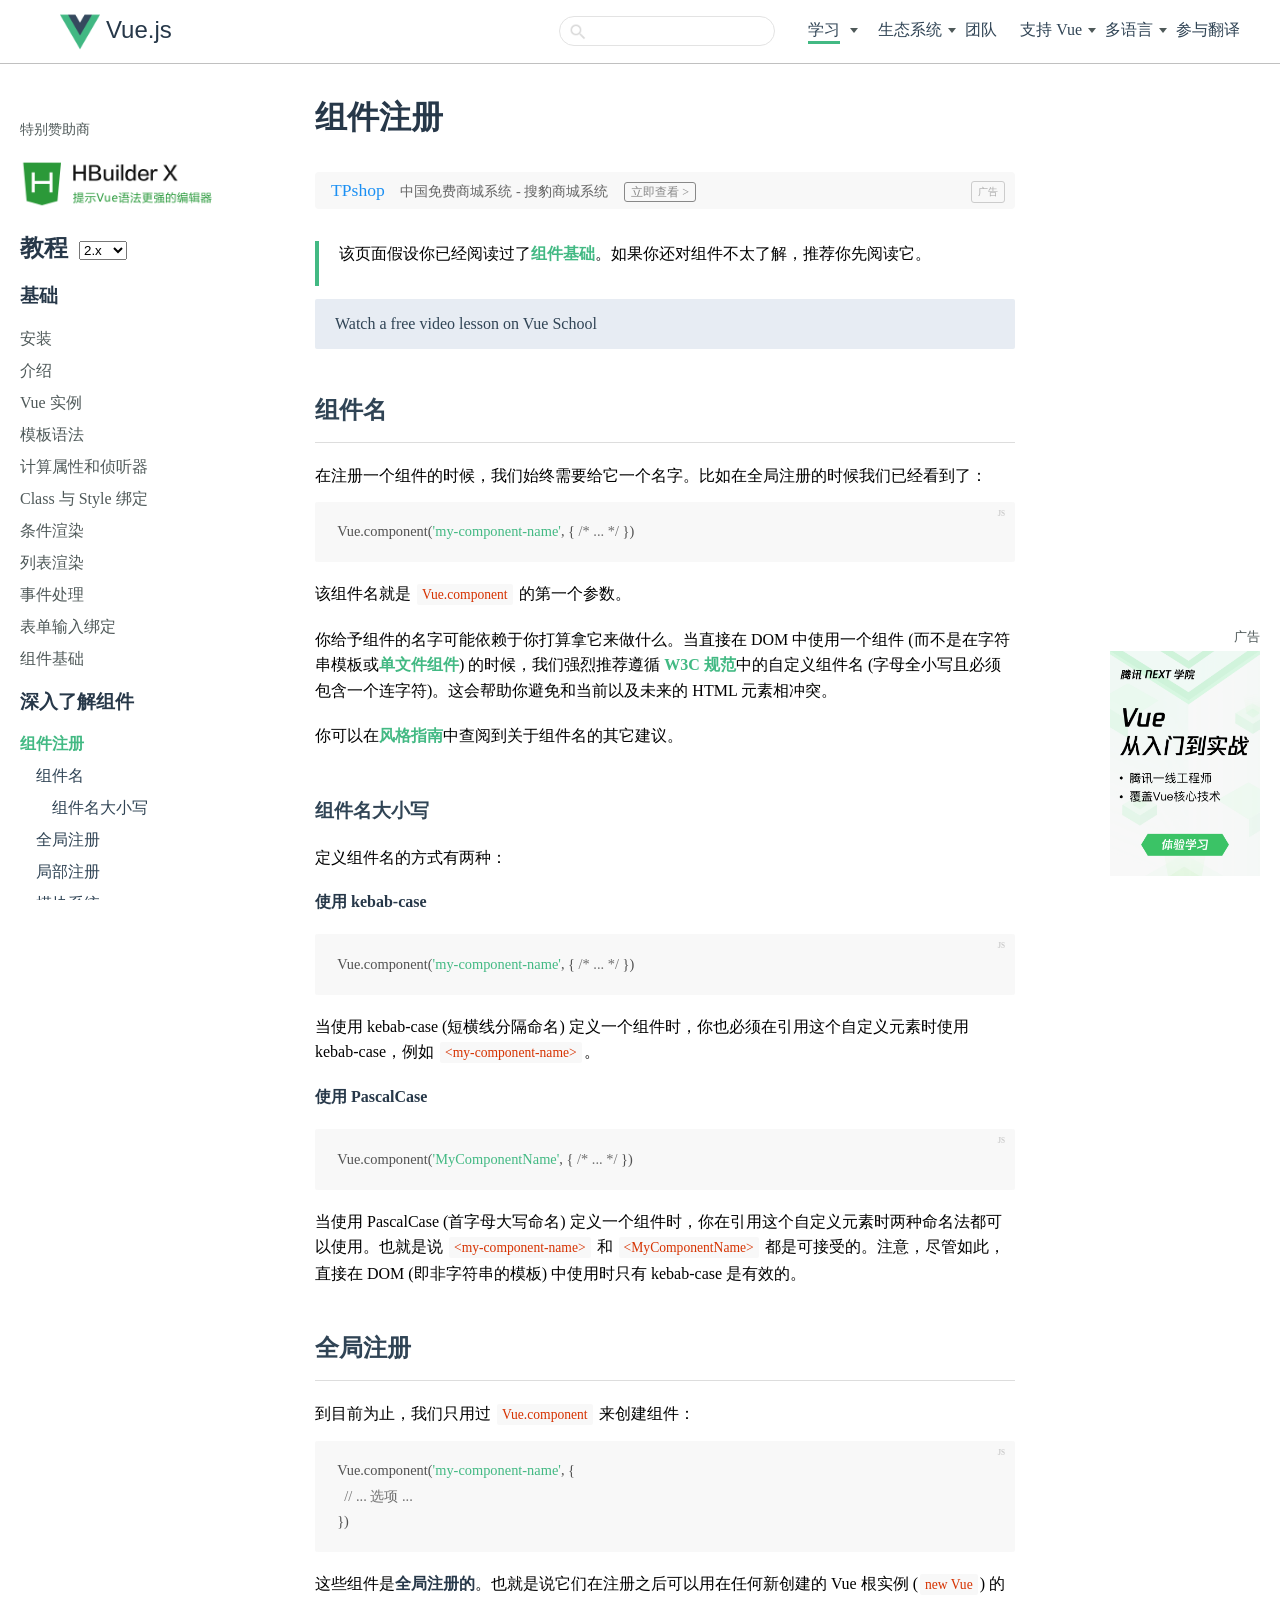
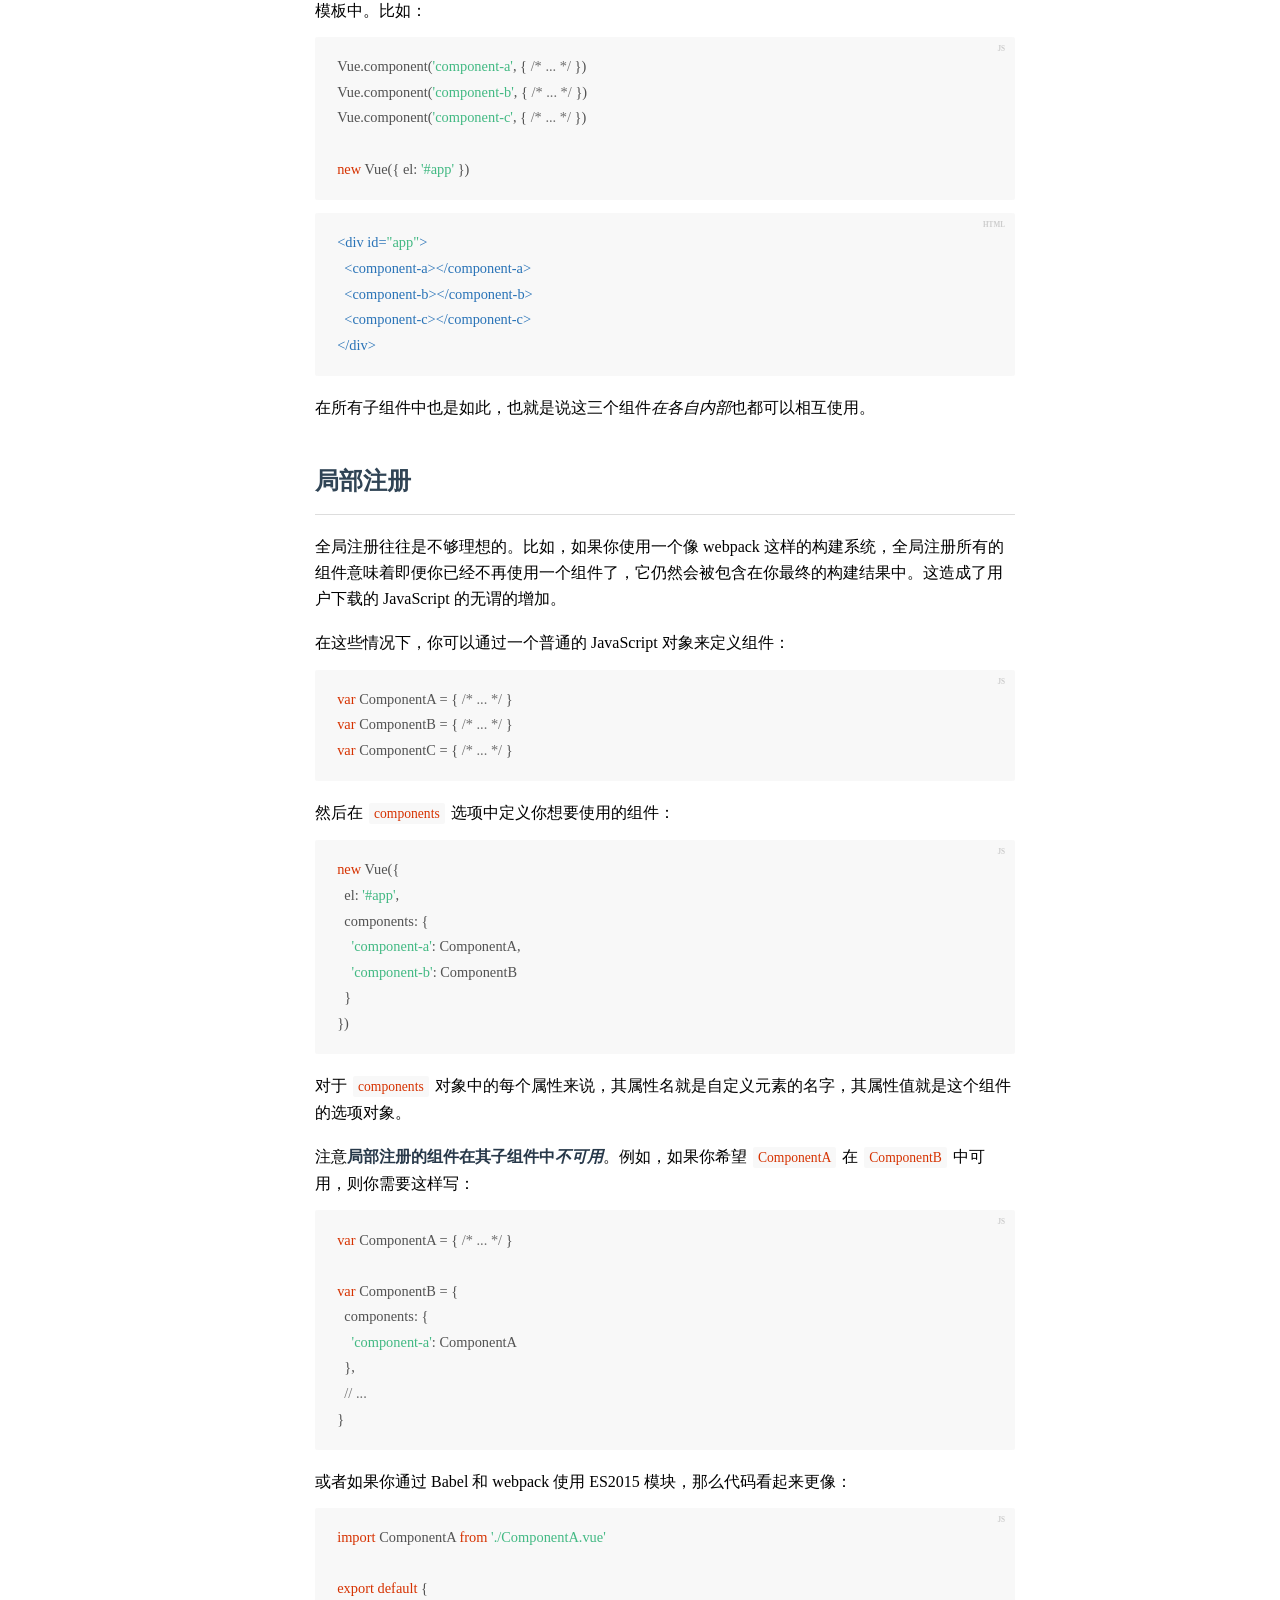
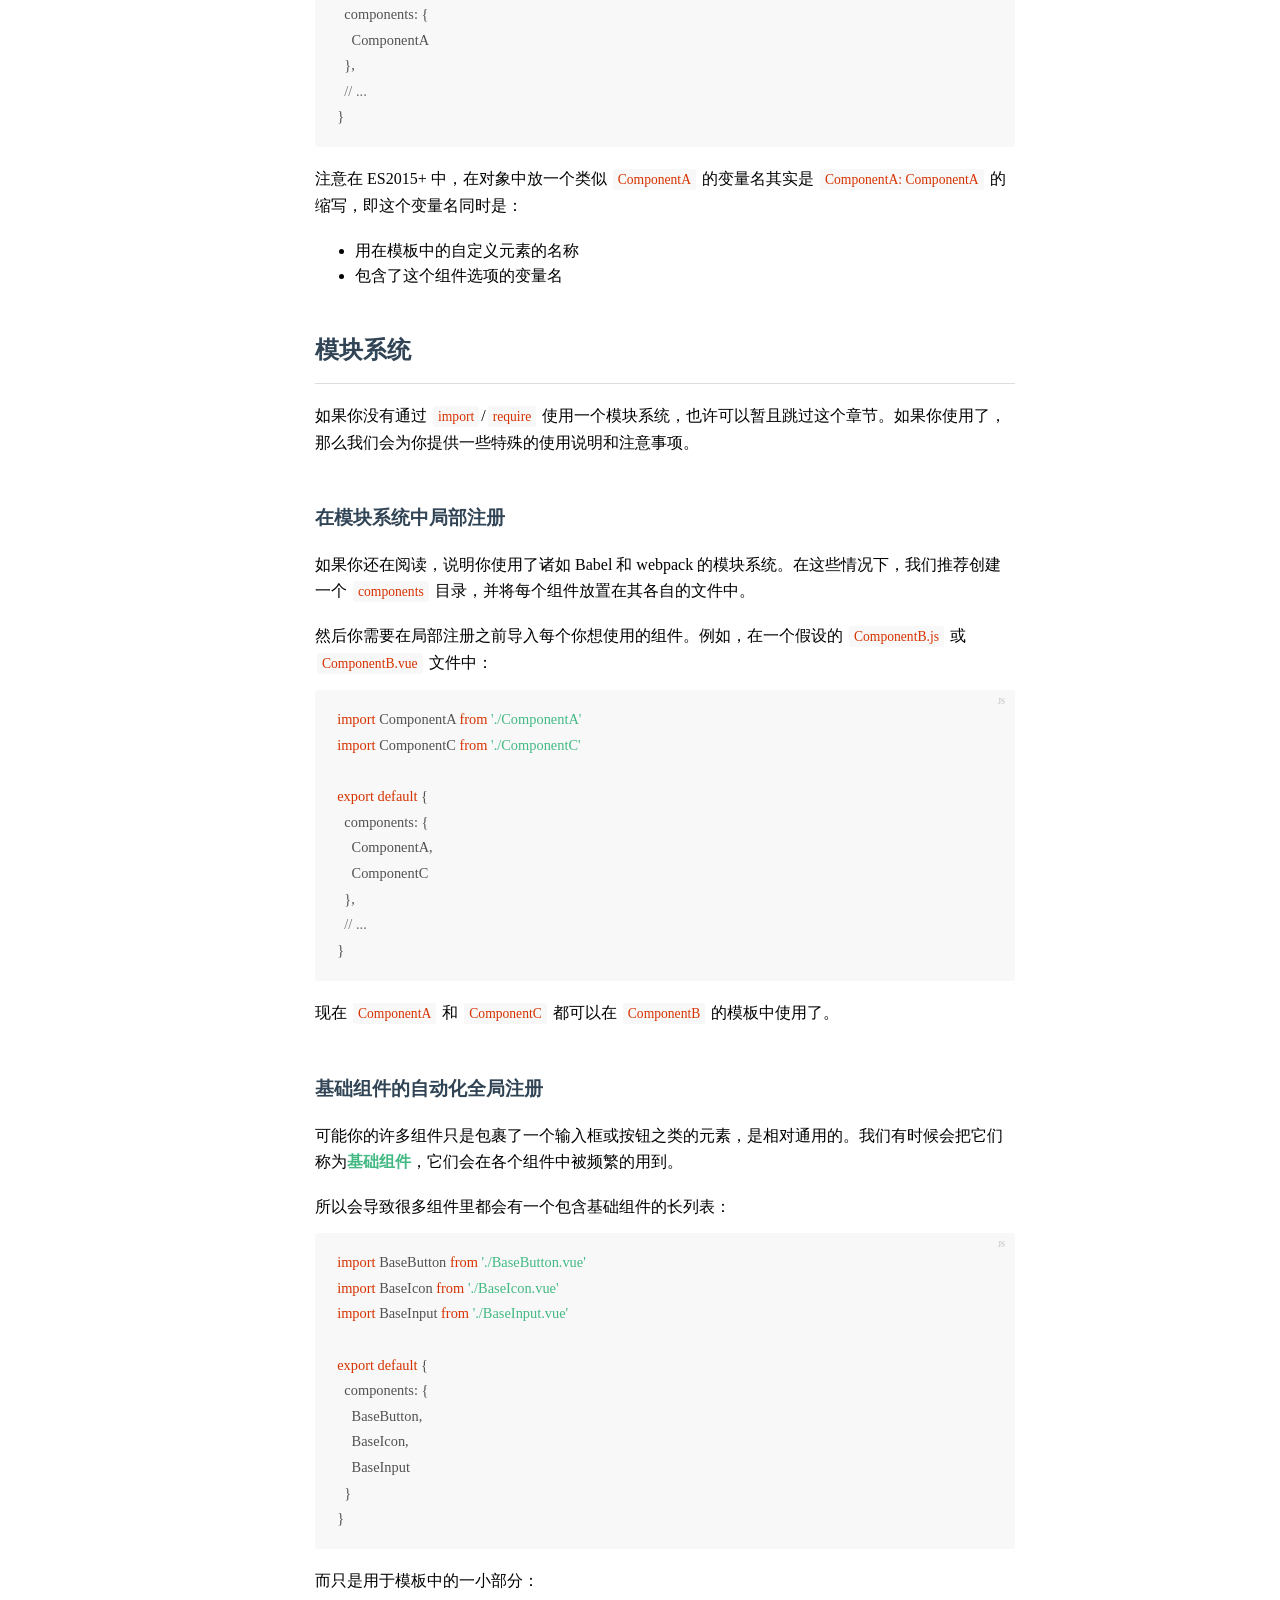
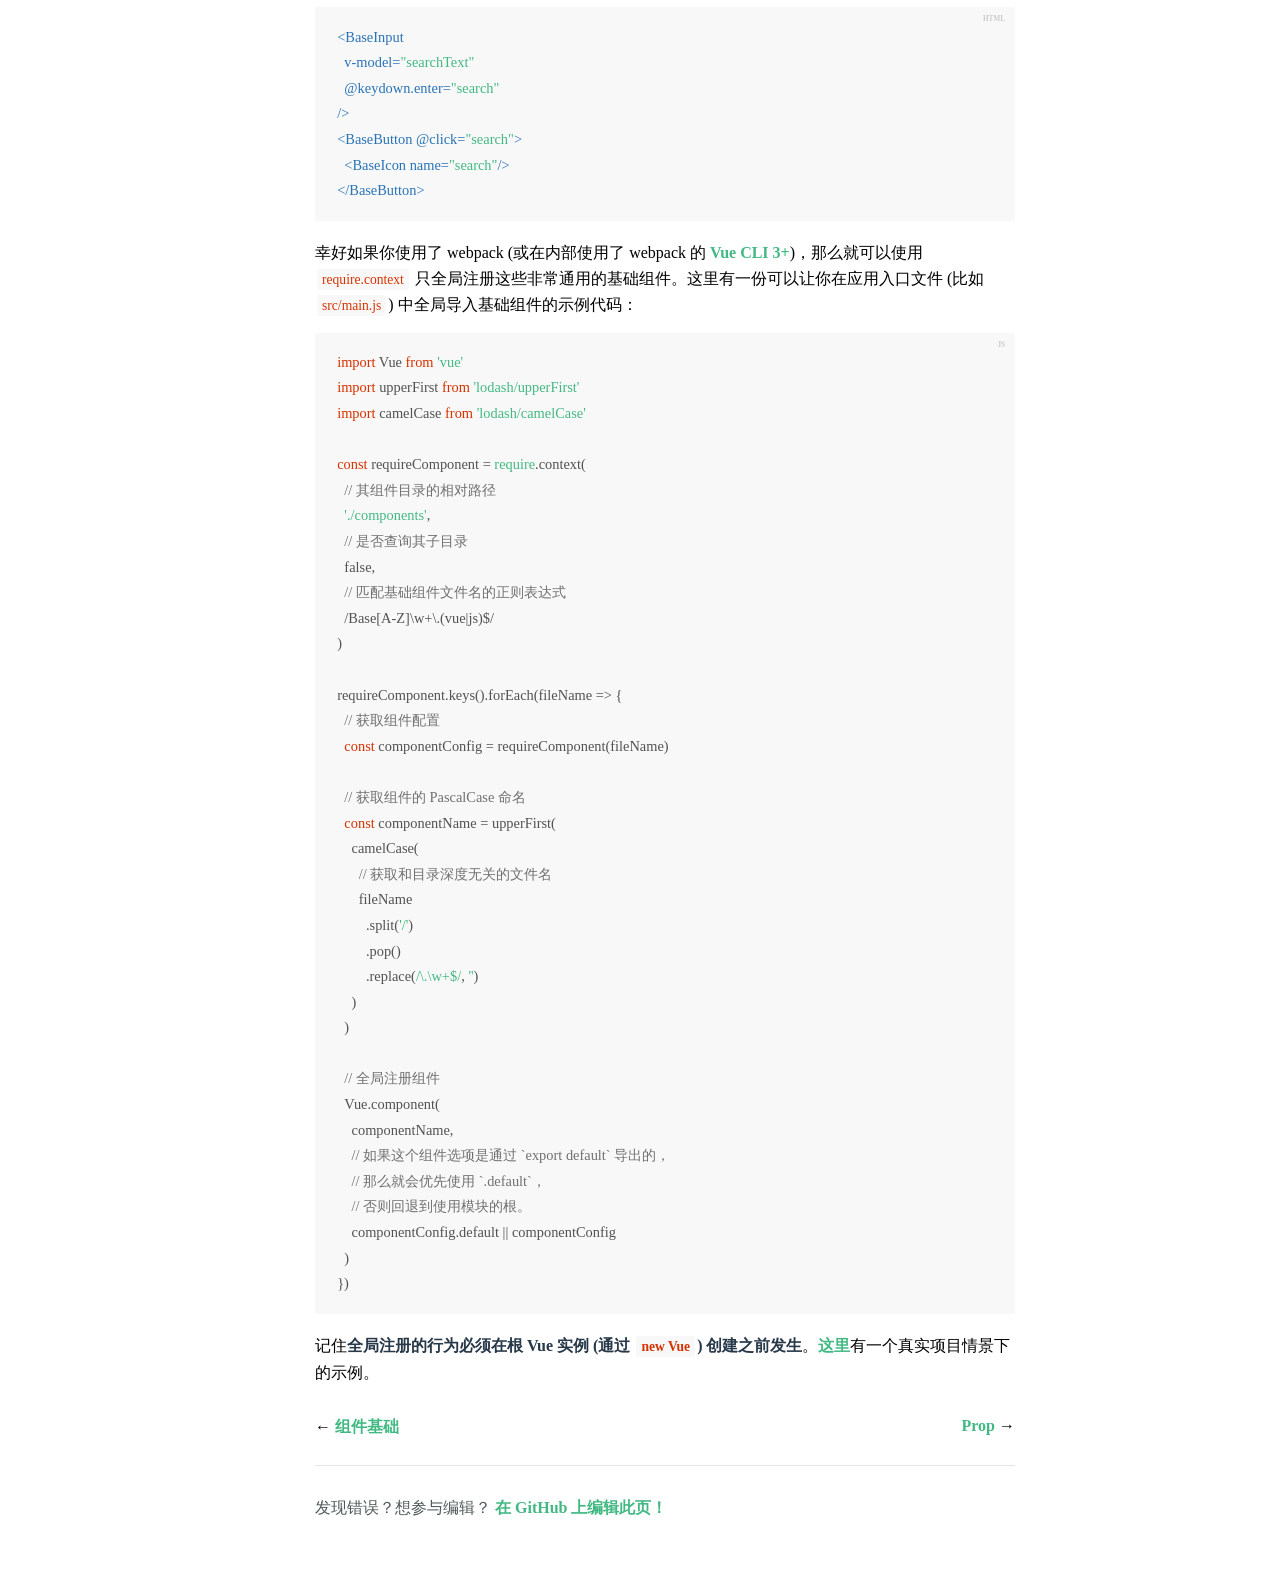
<file: Vue-zzg/Componentregistration.html>
<!DOCTYPE html>
<html lang="en">

<head>
    <meta charset="UTF-8">
    <meta name="viewport" content="width=device-width, initial-scale=1.0">
    <meta http-equiv="X-UA-Compatible" content="ie=edge">
    <title>组件注册</title>
    <link rel="stylesheet" href="css/style.css">
    <link rel="stylesheet" href="css/public.css">
</head>

<body>
    <header>
        <div id="header">
            <a id="logo" href="#Vue.js"><img src="img/logo.png" alt="" /><span>Vue.js</span></a>
            <ul id="nav">
                <li>
                    <form id="search-form"><input type="text" id="search-query-nav"></form>
                </li>
                <li class="nav-dropdown-container learn">
                    <a class="nav-link nav-link-block">学习</a>
                    <span class="arrow"></span>
                    <ul class="nav-dropdown">
                        <li>
                            <h4 class="broder-none">文档</h4>
                        </li>
                        <li>
                            <ul>
                                <li><a href="#" class="nav-link">教程</a></li>
                                <li><a href="#" class="nav-link">API</a></li>
                                <li><a href="#" class="nav-link">风格指南</a></li>
                                <li><a href="#" class="nav-link">示例</a></li>
                                <li><a href="#" class="nav-link">Cookbook</a></li>
                            </ul>
                        </li>
                        <li>
                            <h4>视频教程</h4>
                        </li>
                        <li>
                            <ul>
                                <li><a href="#" class="nav-link">Vue Mastery (英文)</a></li>
                                <li><a href="#" class="nav-link">Vue School (英文)</a></li>
                            </ul>
                        </li>
                    </ul>
                </li>
                <li class="nav-dropdown-container ecosystem">
                    <a class="nav-link">生态系统</a><span class="arrow"></span>
                    <ul class="nav-dropdown">
                        <li>
                            <h4>帮助</h4>
                        </li>
                        <li>
                            <ul>
                                <li><a href="#" class="nav-link" target="_blank">论坛</a></li>
                                <li><a href="#" class="nav-link" target="_blank">聊天室</a></li>
                                <li><a href="#" class="nav-link" target="_blank">聚会</a></li>
                            </ul>
                        </li>
                        <li>
                            <h4>工具</h4>
                        </li>
                        <li>
                            <ul>
                                <li><a href="#" class="nav-link" target="_blank">Devtools</a></li>
                                <li><a href="#" class="nav-link" target="_blank">Vue CLI</a></li>
                                <li><a href="#" class="nav-link" target="_blank">Vue Loader</a></li>
                            </ul>
                        </li>
                        <li>
                            <h4>核心插件</h4>
                        </li>
                        <li>
                            <ul>
                                <li><a href="#" class="nav-link" target="_blank">Vue Router</a></li>
                                <li><a href="#" class="nav-link" target="_blank">Vuex</a></li>
                                <li><a href="#" class="nav-link" target="_blank">Vue 服务端渲染</a></li>
                            </ul>
                        </li>
                        <li>
                            <h4>信息</h4>
                        </li>
                        <li>
                            <ul>
                                <li><a href="#" class="nav-link" target="_blank">周刊</a></li>
                                <li><a href="#" class="nav-link" target="_blank">Roadmap</a></li>
                                <li><a href="#" class="nav-link" target="_blank">活动</a></li>
                                <li><a href="#" class="nav-link" target="_blank">Twitter</a></li>
                                <li><a href="#" class="nav-link" target="_blank">博客</a></li>
                                <li><a href="#" class="nav-link" target="_blank">工作</a></li>
                            </ul>
                        </li>
                        <li>
                            <h4>资源列表</h4>
                        </li>
                        <li>
                            <ul>
                                <li><a href="#" class="nav-link" target="_blank">官方仓库</a></li>
                                <li><a href="#" class="nav-link" target="_blank">Vue 优选</a></li>
                                <li><a href="#" class="nav-link" target="_blank">Vue 资源</a></li>
                            </ul>
                        </li>
                    </ul>
                </li>
                <li>
                    <a href="#" class="nav-link team">团队</a>
                </li>
                <li class="nav-dropdown-container support-vue">
                    <a href="#" class="nav-link">支持 Vue</a><span class="arrow"></span>
                    <ul class="nav-dropdown">
                        <li>
                            <ul>
                                <li><a href="#" class="nav-link">一次性赞助</a></li>
                                <li><a href="#" class="nav-link">周期性赞助</a></li>
                                <li><a href="#" class="nav-link">贴纸</a></li>
                                <li><a href="#" target="_blank" class="nav-link">T 恤商店</a></li>
                            </ul>
                        </li>
                    </ul>
                </li>
                <li class="nav-dropdown-container language">
                    <a class="nav-link">多语言</a><span class="arrow"></span>
                    <ul class="nav-dropdown">
                        <li><a href="#" class="nav-link" target="_blank">English</a></li>
                        <li><a href="#" class="nav-link" target="_blank">日本語</a></li>
                        <li><a href="#" class="nav-link" target="_blank">Русский</a></li>
                        <li><a href="#" class="nav-link" target="_blank">한국어</a></li>
                        <li><a href="#" class="nav-link" target="_blank">Português</a></li>
                        <li><a href="#" class="nav-link" target="_blank">Français</a></li>
                        <li><a href="#" class="nav-link" target="_blank">Tiếng Việt</a>
                        </li>
                    </ul>
                </li>
                <li><a href="#" target="_blank" class="nav-link contribute">参与翻译</a></li>
            </ul>
        </div>
    </header>
    <section>
        <div id="main" class="fix-sidebar">
            <div class="sidebar">
                <div class="sidebar-inner">
                    <div class="list">
                        <div id="sidebar-sponsors-special">
                            <div class="main-sponsor">
                                <span>特别赞助商</span>
                                <div>
                                    <a href="#" class="logo">
                                        <img src="img/dcloud.gif" alt="">
                                    </a>
                                </div>
                            </div>
                        </div>
                        <h2>教程
                            <select class="version-select">
                                <option value="SELF" selected="">2.x</option>
                                <option value="v1">1.0</option>
                                <option value="012">0.12</option>
                                <option value="011">0.11</option>
                            </select>
                        </h2>
                        <ul class="menu-root">
                            <li>
                                <h3>基础</h3>
                            </li>
                            <li>
                                <a href="" class="sidebar-link">安装</a>
                            </li>
                            <li>
                                <a href="" class="sidebar-link">介绍</a>
                            </li>
                            <li>
                                <a href="" class="sidebar-link">Vue 实例</a>
                            </li>
                            <li>
                                <a href="" class="sidebar-link">模板语法</a>
                            </li>
                            <li>
                                <a href="" class="sidebar-link">计算属性和侦听器</a>
                            </li>
                            <li>
                                <a href="" class="sidebar-link">Class 与 Style 绑定</a>
                            </li>
                            <li>
                                <a href="" class="sidebar-link">条件渲染</a>
                            </li>
                            <li>
                                <a href="" class="sidebar-link">列表渲染</a>
                            </li>
                            <li>
                                <a href="" class="sidebar-link">事件处理</a>
                            </li>
                            <li>
                                <a href="" class="sidebar-link">表单输入绑定</a>
                            </li>
                            <li>
                                <a href="" class="sidebar-link">组件基础</a>
                            </li>
                            <li>
                                <h3>深入了解组件</h3>
                            </li>
                            <li>
                                <a href="" class="sidebar-link current">组件注册</a>
                                <ul class="menu-sub">
                                    <li><a class="section-link active" href="#组件名">组件名</a></li>
                                    <ul>
                                        <li><a class="section-link" href="#组件名大小写">组件名大小写</a></li>
                                    </ul>
                                    <li><a class="section-link" href="#全局注册">全局注册</a></li>
                                    <li><a class="section-link" href="#局部注册">局部注册</a></li>
                                    <li><a class="section-link" href="#模块系统">模块系统</a></li>
                                    <ul>
                                        <li><a class="section-link" href="#在模块系统中局部注册">在模块系统中局部注册</a>
                                        </li>
                                        <li><a class="section-link" href="#基础组件的自动化全局注册">基础组件的自动化全局注册</a>
                                        </li>
                                    </ul>
                                </ul>
                            </li>
                            <li>
                                <a href="" class="sidebar-link">Prop</a>
                            </li>
                            <li>
                                <a href="" class="sidebar-link">自定义事件</a>
                            </li>
                            <li>
                                <a href="" class="sidebar-link">插槽</a>
                            </li>
                            <li>
                                <a href="" class="sidebar-link">动态组件 &amp; 异步组件</a>
                            </li>
                            <li>
                                <a href="" class="sidebar-link">处理边界情况</a>
                            </li>
                            <li>
                                <h3>过渡 &amp; 动画</h3>
                            </li>
                            <li>
                                <a href="" class="sidebar-link">进入/离开 &amp; 列表过渡</a>
                            </li>
                            <li>
                                <a href="" class="sidebar-link">状态过渡</a>
                            </li>
                            <li>
                                <h3>可复用性 &amp; 组合</h3>
                            </li>
                            <li>
                                <a href="" class="sidebar-link">混入</a>
                            </li>
                            <li>
                                <a href="" class="sidebar-link">自定义指令</a>
                            </li>
                            <li>
                                <a href="" class="sidebar-link">渲染函数 &amp; JSX</a>
                            </li>
                            <li>
                                <a href="" class="sidebar-link">插件</a>
                            </li>
                            <li>
                                <a href="" class="sidebar-link">过滤器</a>
                            </li>
                            <li>
                                <h3>工具</h3>
                            </li>
                            <li>
                                <a href="" class="sidebar-link">单文件组件</a>
                            </li>
                            <li>
                                <a href="" class="sidebar-link">单元测试</a>
                            </li>
                            <li>
                                <a href="" class="sidebar-link">TypeScript 支持</a>
                            </li>
                            <li>
                                <a href="" class="sidebar-link">生产环境部署</a>
                            </li>
                            <li>
                                <h3>规模化</h3>
                            </li>
                            <li>
                                <a href="" class="sidebar-link">路由</a>
                            </li>
                            <li>
                                <a href="" class="sidebar-link">状态管理</a>
                            </li>
                            <li>
                                <a href="" class="sidebar-link">服务端渲染</a>
                            </li>
                            <li>
                                <h3>内在</h3>
                            </li>
                            <li>
                                <a href="" class="sidebar-link">深入响应式原理</a>
                            </li>
                            <li>
                                <h3>迁移</h3>
                            </li>
                            <li>
                                <a href="" class="sidebar-link">从 Vue 1.x 迁移</a>
                            </li>
                            <li>
                                <a href="" class="sidebar-link">从 Vue Router 0.7.x 迁移</a>
                            </li>
                            <li>
                                <a href="" class="sidebar-link">从 Vuex 0.6.x 迁移到 1.0</a>
                            </li>
                            <li>
                                <h3>更多</h3>
                            </li>
                            <li>
                                <a href="" class="sidebar-link">对比其他框架</a>
                            </li>
                            <li>
                                <a href="" class="sidebar-link">加入 Vue.js 社区</a>
                            </li>
                            <li>
                                <a href="" class="sidebar-link">认识团队</a>
                            </li>
                        </ul>
                    </div>
                </div>
            </div>
            <div class="content guide with-sidebar instance-guide">
                <div id="ad">
                    <span style="float: right;">广告</span>
                    <a href="#">
                        <img src="img/tencent-ad.png">
                    </a>
                </div>
                <h1>组件注册</h1>
                <div class="ad-pagetop">
                    <a href="">
                        <span class="name">TPshop</span>
                        <span class="description">中国免费商城系统 - 搜豹商城系统</span>
                        <span class="action">立即查看 &gt;</span>
                    </a>
                </div>
                <blockquote>
                    <p>该页面假设你已经阅读过了<a href="">组件基础</a>。如果你还对组件不太了解，推荐你先阅读它。</p>
                </blockquote>
                <div class="vueschool"><a href="">Watch a free video lesson on Vue School</a></div>
                <h2 id="组件名"><a href="#组件名" class="headerlink" title="组件名">组件名</a></h2>
                <p>在注册一个组件的时候，我们始终需要给它一个名字。比如在全局注册的时候我们已经看到了：</p>
                <pre><code class="hljs js">Vue.component(<span class="hljs-string">'my-component-name'</span>, { <span class="hljs-comment">/* ... */</span> })</code></pre>
                <p>该组件名就是 <code>Vue.component</code> 的第一个参数。</p>
                <p>你给予组件的名字可能依赖于你打算拿它来做什么。当直接在 DOM 中使用一个组件 (而不是在字符串模板或<a href="">单文件组件</a>) 的时候，我们强烈推荐遵循 <a href="">W3C
                        规范</a>中的自定义组件名 (字母全小写且必须包含一个连字符)。这会帮助你避免和当前以及未来的 HTML 元素相冲突。</p>
                <p>你可以在<a href="">风格指南</a>中查阅到关于组件名的其它建议。</p>
                <h3 id="组件名大小写"><a href="#组件名大小写" class="headerlink" title="组件名大小写">组件名大小写</a></h3>
                <p>定义组件名的方式有两种：</p>
                <h4 id="使用-kebab-case"><a href="#使用-kebab-case" class="headerlink" title="使用 kebab-case"></a>使用
                    kebab-case</h4>
                <pre><code class="hljs js">Vue.component(<span class="hljs-string">'my-component-name'</span>, { <span class="hljs-comment">/* ... */</span> })</code></pre>
                <p>当使用 kebab-case (短横线分隔命名) 定义一个组件时，你也必须在引用这个自定义元素时使用 kebab-case，例如
                    <code>&lt;my-component-name&gt;</code>。</p>
                <h4 id="使用-PascalCase"><a href="#使用-PascalCase" class="headerlink" title="使用 PascalCase"></a>使用
                    PascalCase</h4>
                <pre><code class="hljs js">Vue.component(<span class="hljs-string">'MyComponentName'</span>, { <span class="hljs-comment">/* ... */</span> })</code></pre>
                <p>当使用 PascalCase (首字母大写命名) 定义一个组件时，你在引用这个自定义元素时两种命名法都可以使用。也就是说 <code>&lt;my-component-name&gt;</code> 和
                    <code>&lt;MyComponentName&gt;</code> 都是可接受的。注意，尽管如此，直接在 DOM (即非字符串的模板) 中使用时只有 kebab-case 是有效的。</p>
                <h2 id="全局注册"><a href="#全局注册" class="headerlink" title="全局注册">全局注册</a></h2>
                <p>到目前为止，我们只用过 <code>Vue.component</code> 来创建组件：</p>
                <pre><code class="hljs js">Vue.component(<span class="hljs-string">'my-component-name'</span>, {
 &nbsp;<span class="hljs-comment">// ... 选项 ...</span>
})</code></pre>
                <p>这些组件是<strong>全局注册的</strong>。也就是说它们在注册之后可以用在任何新创建的 Vue 根实例 (<code>new Vue</code>) 的模板中。比如：</p>
                <pre><code class="hljs js">Vue.component(<span class="hljs-string">'component-a'</span>, { <span class="hljs-comment">/* ... */</span> })
Vue.component(<span class="hljs-string">'component-b'</span>, { <span class="hljs-comment">/* ... */</span> })
Vue.component(<span class="hljs-string">'component-c'</span>, { <span class="hljs-comment">/* ... */</span> })

<span class="hljs-keyword">new</span> Vue({ <span class="hljs-attr">el</span>: <span class="hljs-string">'#app'</span> })</code></pre>
                <pre><code class="hljs html"><span class="hljs-tag">&lt;<span class="hljs-name">div</span> <span class="hljs-attr">id</span>=<span class="hljs-string">"app"</span>&gt;</span>
  <span class="hljs-tag">&lt;<span class="hljs-name">component-a</span>&gt;</span><span class="hljs-tag">&lt;/<span class="hljs-name">component-a</span>&gt;</span>
  <span class="hljs-tag">&lt;<span class="hljs-name">component-b</span>&gt;</span><span class="hljs-tag">&lt;/<span class="hljs-name">component-b</span>&gt;</span>
  <span class="hljs-tag">&lt;<span class="hljs-name">component-c</span>&gt;</span><span class="hljs-tag">&lt;/<span class="hljs-name">component-c</span>&gt;</span>
<span class="hljs-tag">&lt;/<span class="hljs-name">div</span>&gt;</span></code></pre>
                <p>在所有子组件中也是如此，也就是说这三个组件<em>在各自内部</em>也都可以相互使用。</p>
                <h2 id="局部注册"><a href="#局部注册" class="headerlink" title="局部注册">局部注册</a></h2>
                <p>全局注册往往是不够理想的。比如，如果你使用一个像 webpack 这样的构建系统，全局注册所有的组件意味着即便你已经不再使用一个组件了，它仍然会被包含在你最终的构建结果中。这造成了用户下载的
                    JavaScript 的无谓的增加。</p>
                <p>在这些情况下，你可以通过一个普通的 JavaScript 对象来定义组件：</p>
                <pre><code class="hljs js"><span class="hljs-keyword">var</span> ComponentA = { <span class="hljs-comment">/* ... */</span> }
<span class="hljs-keyword">var</span> ComponentB = { <span class="hljs-comment">/* ... */</span> }
<span class="hljs-keyword">var</span> ComponentC = { <span class="hljs-comment">/* ... */</span> }</code></pre>
                <p>然后在 <code>components</code> 选项中定义你想要使用的组件：</p>
                <pre><code class="hljs js"><span class="hljs-keyword">new</span> Vue({
  <span class="hljs-attr">el</span>: <span class="hljs-string">'#app'</span>,
  <span class="hljs-attr">components</span>: {
    <span class="hljs-string">'component-a'</span>: ComponentA,
    <span class="hljs-string">'component-b'</span>: ComponentB
  }
})</code></pre>
                <p>对于 <code>components</code> 对象中的每个属性来说，其属性名就是自定义元素的名字，其属性值就是这个组件的选项对象。</p>
                <p>注意<strong>局部注册的组件在其子组件中<em>不可用</em></strong>。例如，如果你希望 <code>ComponentA</code> 在
                    <code>ComponentB</code> 中可用，则你需要这样写：</p>
                <pre><code class="hljs js"><span class="hljs-keyword">var</span> ComponentA = { <span class="hljs-comment">/* ... */</span> }

<span class="hljs-keyword">var</span> ComponentB = {
  <span class="hljs-attr">components</span>: {
    <span class="hljs-string">'component-a'</span>: ComponentA
  },
  <span class="hljs-comment">// ...</span>
}</code></pre>
                <p>或者如果你通过 Babel 和 webpack 使用 ES2015 模块，那么代码看起来更像：</p>
                <pre><code class="hljs js"><span class="hljs-keyword">import</span> ComponentA <span class="hljs-keyword">from</span> <span class="hljs-string">'./ComponentA.vue'</span>

<span class="hljs-keyword">export</span> <span class="hljs-keyword">default</span> {
  <span class="hljs-attr">components</span>: {
    ComponentA
  },
  <span class="hljs-comment">// ...</span>
}</code></pre>
                <p>注意在 ES2015+ 中，在对象中放一个类似 <code>ComponentA</code> 的变量名其实是 <code>ComponentA: ComponentA</code>
                    的缩写，即这个变量名同时是：
                </p>
                <ul>
                    <li>用在模板中的自定义元素的名称</li>
                    <li>包含了这个组件选项的变量名</li>
                </ul>
                <h2 id="模块系统"><a href="#模块系统" class="headerlink" title="模块系统" data-scroll="">模块系统</a></h2>
                <p>如果你没有通过 <code>import</code>/<code>require</code>
                    使用一个模块系统，也许可以暂且跳过这个章节。如果你使用了，那么我们会为你提供一些特殊的使用说明和注意事项。</p>
                <h3 id="在模块系统中局部注册"><a href="#在模块系统中局部注册" class="headerlink" title="在模块系统中局部注册"
                        data-scroll="">在模块系统中局部注册</a></h3>
                <p>如果你还在阅读，说明你使用了诸如 Babel 和 webpack 的模块系统。在这些情况下，我们推荐创建一个 <code>components</code> 目录，并将每个组件放置在其各自的文件中。
                </p>
                <p>然后你需要在局部注册之前导入每个你想使用的组件。例如，在一个假设的 <code>ComponentB.js</code> 或 <code>ComponentB.vue</code> 文件中：</p>
                <pre><code class="hljs js"><span class="hljs-keyword">import</span> ComponentA <span class="hljs-keyword">from</span> <span class="hljs-string">'./ComponentA'</span>
<span class="hljs-keyword">import</span> ComponentC <span class="hljs-keyword">from</span> <span class="hljs-string">'./ComponentC'</span>

<span class="hljs-keyword">export</span> <span class="hljs-keyword">default</span> {
  <span class="hljs-attr">components</span>: {
    ComponentA,
    ComponentC
  },
  <span class="hljs-comment">// ...</span>
}</code></pre>
                <p>现在 <code>ComponentA</code> 和 <code>ComponentC</code> 都可以在 <code>ComponentB</code> 的模板中使用了。</p>
                <h3 id="基础组件的自动化全局注册"><a href="#基础组件的自动化全局注册" class="headerlink" title="基础组件的自动化全局注册"
                        data-scroll="">基础组件的自动化全局注册</a></h3>
                <p>可能你的许多组件只是包裹了一个输入框或按钮之类的元素，是相对通用的。我们有时候会把它们称为<a
                        href="../style-guide/#基础组件名-强烈推荐">基础组件</a>，它们会在各个组件中被频繁的用到。</p>
                <p>所以会导致很多组件里都会有一个包含基础组件的长列表：</p>
                <pre><code class="hljs js"><span class="hljs-keyword">import</span> BaseButton <span class="hljs-keyword">from</span> <span class="hljs-string">'./BaseButton.vue'</span>
<span class="hljs-keyword">import</span> BaseIcon <span class="hljs-keyword">from</span> <span class="hljs-string">'./BaseIcon.vue'</span>
<span class="hljs-keyword">import</span> BaseInput <span class="hljs-keyword">from</span> <span class="hljs-string">'./BaseInput.vue'</span>

<span class="hljs-keyword">export</span> <span class="hljs-keyword">default</span> {
  <span class="hljs-attr">components</span>: {
    BaseButton,
    BaseIcon,
    BaseInput
  }
}</code></pre>
                <p>而只是用于模板中的一小部分：</p>
                <pre><code class="hljs html"><span class="hljs-tag">&lt;<span class="hljs-name">BaseInput</span>
  <span class="hljs-attr">v-model</span>=<span class="hljs-string">"searchText"</span>
  @<span class="hljs-attr">keydown.enter</span>=<span class="hljs-string">"search"</span>
/&gt;</span>
<span class="hljs-tag">&lt;<span class="hljs-name">BaseButton</span> @<span class="hljs-attr">click</span>=<span class="hljs-string">"search"</span>&gt;</span>
  <span class="hljs-tag">&lt;<span class="hljs-name">BaseIcon</span> <span class="hljs-attr">name</span>=<span class="hljs-string">"search"</span>/&gt;</span>
<span class="hljs-tag">&lt;/<span class="hljs-name">BaseButton</span>&gt;</span></code></pre>
                <p>幸好如果你使用了 webpack (或在内部使用了 webpack 的 <a href="">Vue CLI 3+</a>)，那么就可以使用 <code>require.context</code>
                    只全局注册这些非常通用的基础组件。这里有一份可以让你在应用入口文件 (比如 <code>src/main.js</code>) 中全局导入基础组件的示例代码：
                </p>
                <pre><code class="hljs js"><span class="hljs-keyword">import</span> Vue <span class="hljs-keyword">from</span> <span class="hljs-string">'vue'</span>
<span class="hljs-keyword">import</span> upperFirst <span class="hljs-keyword">from</span> <span class="hljs-string">'lodash/upperFirst'</span>
<span class="hljs-keyword">import</span> camelCase <span class="hljs-keyword">from</span> <span class="hljs-string">'lodash/camelCase'</span>

<span class="hljs-keyword">const</span> requireComponent = <span class="hljs-built_in">require</span>.context(
  <span class="hljs-comment">// 其组件目录的相对路径</span>
  <span class="hljs-string">'./components'</span>,
  <span class="hljs-comment">// 是否查询其子目录</span>
  <span class="hljs-literal">false</span>,
  <span class="hljs-comment">// 匹配基础组件文件名的正则表达式</span>
  /Base[A-Z]\w+\.(vue|js)$/
)

requireComponent.keys().forEach(<span class="hljs-function"><span class="hljs-params">fileName</span> =&gt;</span> {
  <span class="hljs-comment">// 获取组件配置</span>
  <span class="hljs-keyword">const</span> componentConfig = requireComponent(fileName)

  <span class="hljs-comment">// 获取组件的 PascalCase 命名</span>
  <span class="hljs-keyword">const</span> componentName = upperFirst(
    camelCase(
      <span class="hljs-comment">// 获取和目录深度无关的文件名</span>
      fileName
        .split(<span class="hljs-string">'/'</span>)
        .pop()
        .replace(<span class="hljs-regexp">/\.\w+$/</span>, <span class="hljs-string">''</span>)
    )
  )

  <span class="hljs-comment">// 全局注册组件</span>
  Vue.component(
    componentName,
    <span class="hljs-comment">// 如果这个组件选项是通过 `export default` 导出的，</span>
    <span class="hljs-comment">// 那么就会优先使用 `.default`，</span>
    <span class="hljs-comment">// 否则回退到使用模块的根。</span>
    componentConfig.default || componentConfig
  )
})</code></pre>
                <p>记住<strong>全局注册的行为必须在根 Vue 实例 (通过 <code>new Vue</code>) 创建之前发生</strong>。<a
                        href="">这里</a>有一个真实项目情景下的示例。
                </p>
                <div class="guide-links">
                    <span>← <a href="">组件基础</a></span>
                    <span style="float: right;"><a href="">Prop</a> →</span>
                </div>
                <div class="footer">
                    <div class="bsa-cpc"></div>
                    发现错误？想参与编辑？
                    <a href="">
                        在 GitHub 上编辑此页！
                    </a>
                </div>
            </div>
        </div>
    </section>
</body>

</html>
</file>
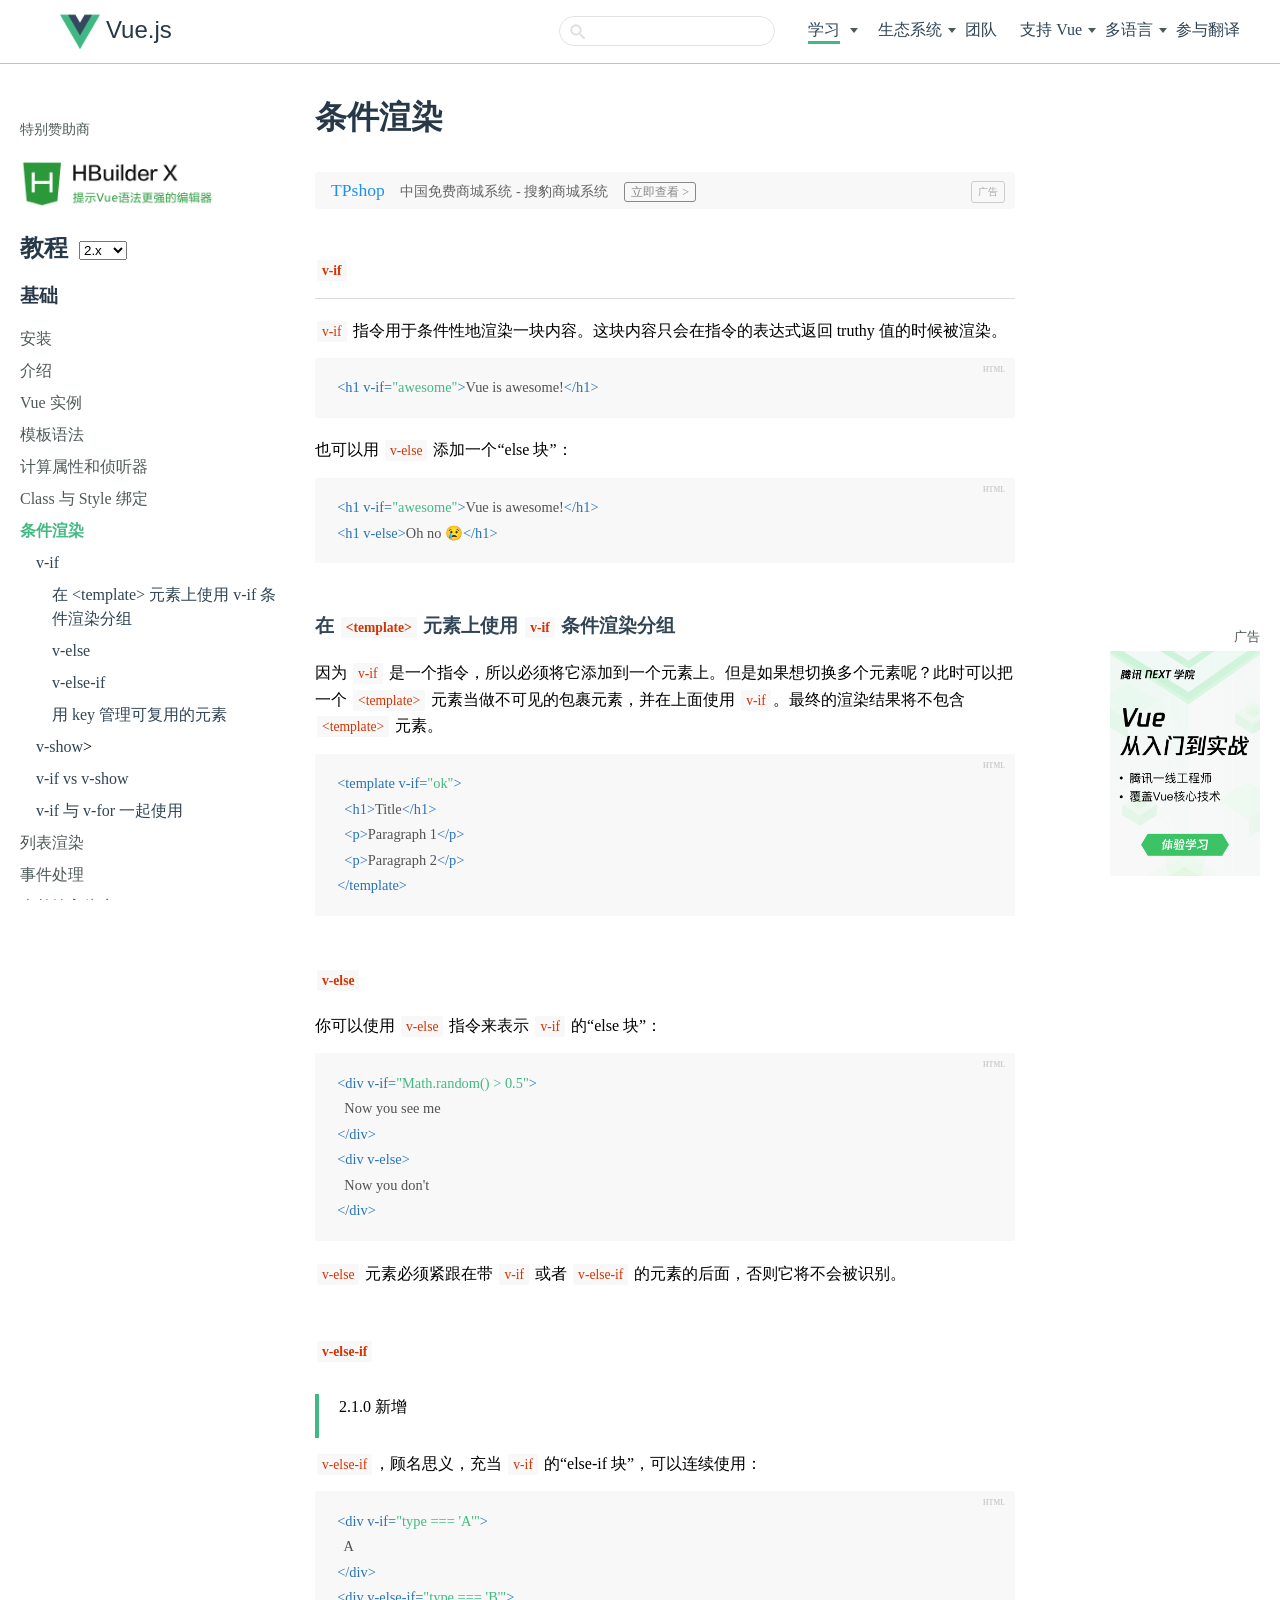
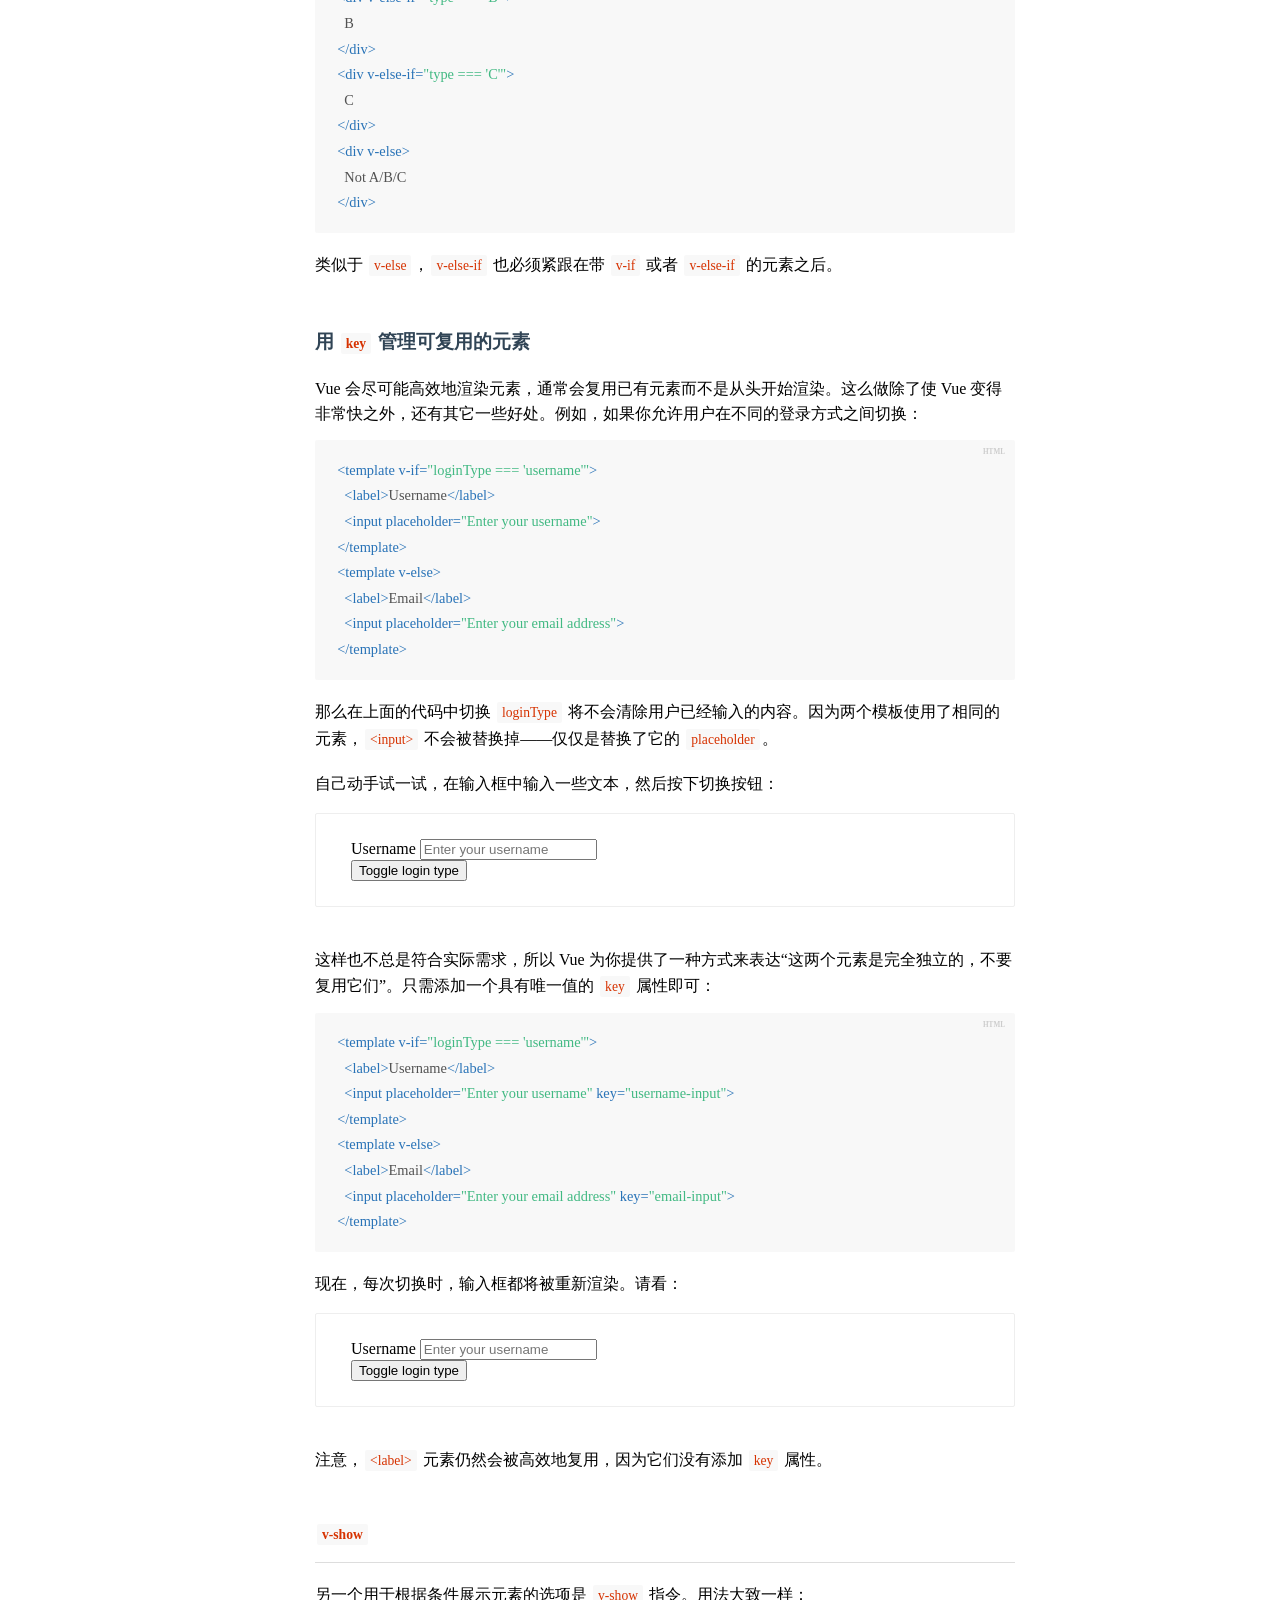
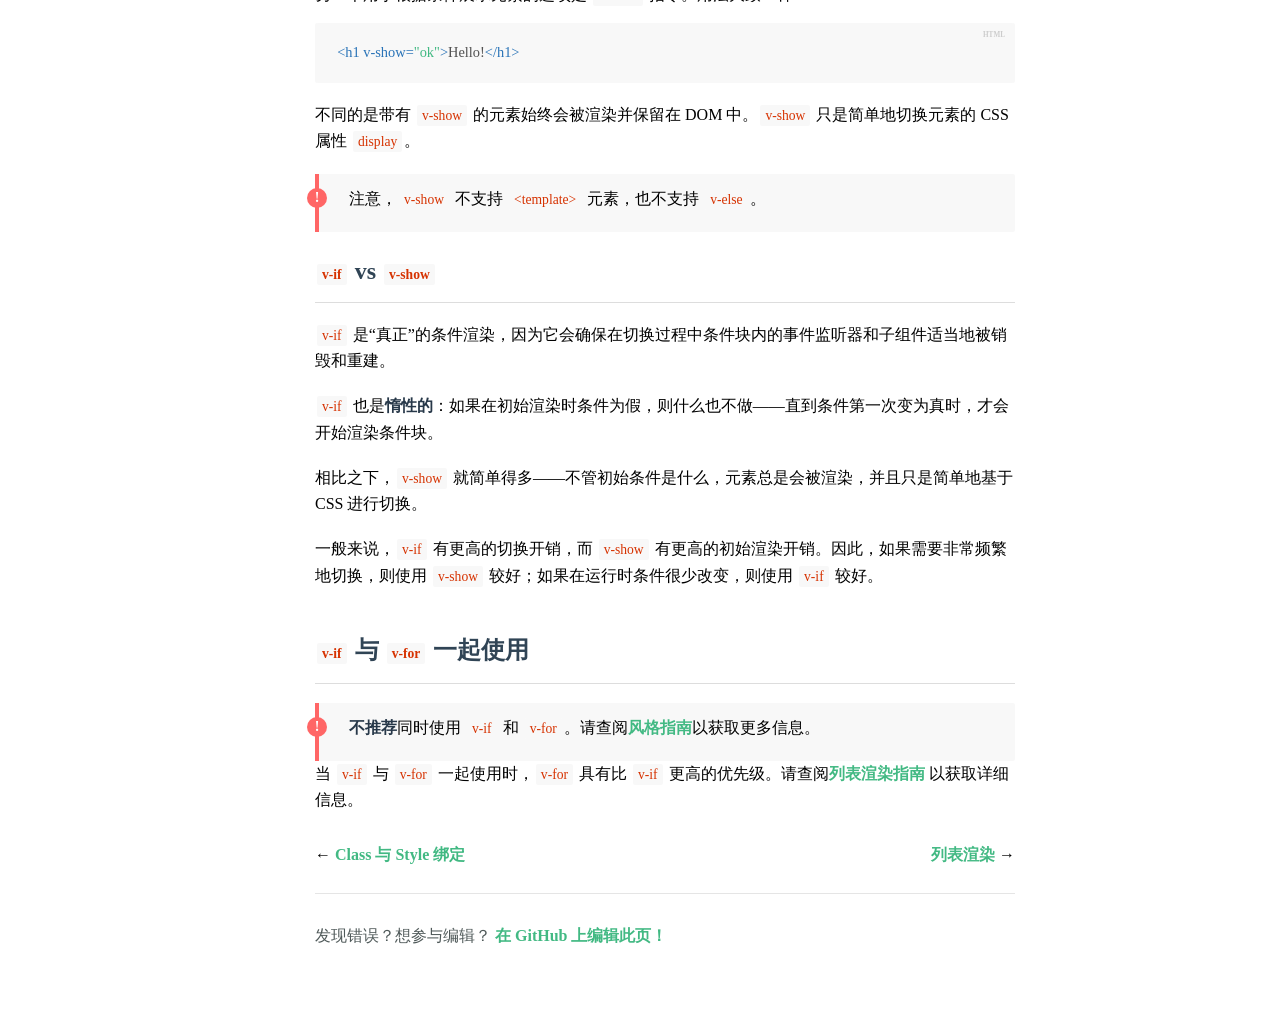
<file: Vue-zzg/conditionalrendering.html>
<!DOCTYPE html>
<html lang="en">

<head>
    <meta charset="UTF-8">
    <meta name="viewport" content="width=device-width, initial-scale=1.0">
    <meta http-equiv="X-UA-Compatible" content="ie=edge">
    <title>条件渲染</title>
    <link rel="stylesheet" href="css/style.css">
    <link rel="stylesheet" href="css/public.css">
</head>

<body>
    <header>
        <div id="header">
            <a id="logo" href="#Vue.js"><img src="img/logo.png" alt="" /><span>Vue.js</span></a>
            <ul id="nav">
                <li>
                    <form id="search-form"><input type="text" id="search-query-nav"></form>
                </li>
                <li class="nav-dropdown-container learn">
                    <a class="nav-link nav-link-block">学习</a>
                    <span class="arrow"></span>
                    <ul class="nav-dropdown">
                        <li>
                            <h4 class="broder-none">文档</h4>
                        </li>
                        <li>
                            <ul>
                                <li><a href="#" class="nav-link">教程</a></li>
                                <li><a href="#" class="nav-link">API</a></li>
                                <li><a href="#" class="nav-link">风格指南</a></li>
                                <li><a href="#" class="nav-link">示例</a></li>
                                <li><a href="#" class="nav-link">Cookbook</a></li>
                            </ul>
                        </li>
                        <li>
                            <h4>视频教程</h4>
                        </li>
                        <li>
                            <ul>
                                <li><a href="#" class="nav-link">Vue Mastery (英文)</a></li>
                                <li><a href="#" class="nav-link">Vue School (英文)</a></li>
                            </ul>
                        </li>
                    </ul>
                </li>
                <li class="nav-dropdown-container ecosystem">
                    <a class="nav-link">生态系统</a><span class="arrow"></span>
                    <ul class="nav-dropdown">
                        <li>
                            <h4>帮助</h4>
                        </li>
                        <li>
                            <ul>
                                <li><a href="#" class="nav-link" target="_blank">论坛</a></li>
                                <li><a href="#" class="nav-link" target="_blank">聊天室</a></li>
                                <li><a href="#" class="nav-link" target="_blank">聚会</a></li>
                            </ul>
                        </li>
                        <li>
                            <h4>工具</h4>
                        </li>
                        <li>
                            <ul>
                                <li><a href="#" class="nav-link" target="_blank">Devtools</a></li>
                                <li><a href="#" class="nav-link" target="_blank">Vue CLI</a></li>
                                <li><a href="#" class="nav-link" target="_blank">Vue Loader</a></li>
                            </ul>
                        </li>
                        <li>
                            <h4>核心插件</h4>
                        </li>
                        <li>
                            <ul>
                                <li><a href="#" class="nav-link" target="_blank">Vue Router</a></li>
                                <li><a href="#" class="nav-link" target="_blank">Vuex</a></li>
                                <li><a href="#" class="nav-link" target="_blank">Vue 服务端渲染</a></li>
                            </ul>
                        </li>
                        <li>
                            <h4>信息</h4>
                        </li>
                        <li>
                            <ul>
                                <li><a href="#" class="nav-link" target="_blank">周刊</a></li>
                                <li><a href="#" class="nav-link" target="_blank">Roadmap</a></li>
                                <li><a href="#" class="nav-link" target="_blank">活动</a></li>
                                <li><a href="#" class="nav-link" target="_blank">Twitter</a></li>
                                <li><a href="#" class="nav-link" target="_blank">博客</a></li>
                                <li><a href="#" class="nav-link" target="_blank">工作</a></li>
                            </ul>
                        </li>
                        <li>
                            <h4>资源列表</h4>
                        </li>
                        <li>
                            <ul>
                                <li><a href="#" class="nav-link" target="_blank">官方仓库</a></li>
                                <li><a href="#" class="nav-link" target="_blank">Vue 优选</a></li>
                                <li><a href="#" class="nav-link" target="_blank">Vue 资源</a></li>
                            </ul>
                        </li>
                    </ul>
                </li>
                <li>
                    <a href="#" class="nav-link team">团队</a>
                </li>
                <li class="nav-dropdown-container support-vue">
                    <a href="#" class="nav-link">支持 Vue</a><span class="arrow"></span>
                    <ul class="nav-dropdown">
                        <li>
                            <ul>
                                <li><a href="#" class="nav-link">一次性赞助</a></li>
                                <li><a href="#" class="nav-link">周期性赞助</a></li>
                                <li><a href="#" class="nav-link">贴纸</a></li>
                                <li><a href="#" target="_blank" class="nav-link">T 恤商店</a></li>
                            </ul>
                        </li>
                    </ul>
                </li>
                <li class="nav-dropdown-container language">
                    <a class="nav-link">多语言</a><span class="arrow"></span>
                    <ul class="nav-dropdown">
                        <li><a href="#" class="nav-link" target="_blank">English</a></li>
                        <li><a href="#" class="nav-link" target="_blank">日本語</a></li>
                        <li><a href="#" class="nav-link" target="_blank">Русский</a></li>
                        <li><a href="#" class="nav-link" target="_blank">한국어</a></li>
                        <li><a href="#" class="nav-link" target="_blank">Português</a></li>
                        <li><a href="#" class="nav-link" target="_blank">Français</a></li>
                        <li><a href="#" class="nav-link" target="_blank">Tiếng Việt</a>
                        </li>
                    </ul>
                </li>
                <li><a href="#" target="_blank" class="nav-link contribute">参与翻译</a></li>
            </ul>
        </div>
    </header>
    <section>
        <div id="main" class="fix-sidebar">
            <div class="sidebar">
                <div class="sidebar-inner">
                    <div class="list">
                        <div id="sidebar-sponsors-special">
                            <div class="main-sponsor">
                                <span>特别赞助商</span>
                                <div>
                                    <a href="#" class="logo">
                                        <img src="img/dcloud.gif" alt="">
                                    </a>
                                </div>
                            </div>
                        </div>
                        <h2>教程
                            <select class="version-select">
                                <option value="SELF" selected="">2.x</option>
                                <option value="v1">1.0</option>
                                <option value="012">0.12</option>
                                <option value="011">0.11</option>
                            </select>
                        </h2>
                        <ul class="menu-root">
                            <li>
                                <h3>基础</h3>
                            </li>
                            <li>
                                <a href="" class="sidebar-link">安装</a>
                            </li>
                            <li>
                                <a href="" class="sidebar-link">介绍</a>
                            </li>
                            <li>
                                <a href="" class="sidebar-link">Vue 实例</a>
                            </li>
                            <li>
                                <a href="" class="sidebar-link">模板语法</a>
                            </li>
                            <li>
                                <a href="" class="sidebar-link">计算属性和侦听器</a>
                            </li>
                            <li>
                                <a href="" class="sidebar-link">Class 与 Style 绑定</a>
                            </li>
                            <li>
                                <a href="" class="sidebar-link current">条件渲染</a>
                                <ul class="menu-sub">
                                    <li><a class="section-link active"  href="#v-if">v-if</a></li>
                                    <ul>
                                        <li><a class="section-link"  href="#在-lt-template-gt-元素上使用-v-if-条件渲染分组">在 &lt;template&gt; 元素上使用 v-if 条件渲染分组</a></li>
                                        <li><a class="section-link"  href="#v-else">v-else</a></li>
                                        <li><a class="section-link"  href="#v-else-if">v-else-if</a></li>
                                        <li><a class="section-link"  href="#用-key-管理可复用的元素">用 key 管理可复用的元素</a></li>
                                    </ul>
                                    <li><a class="section-link"  href="#v-show">v-show</a>></li>
                                    <li><a class="section-link"  href="#v-if-vs-v-show">v-if vs v-show</a></li>
                                    <li><a class="section-link"  href="#v-if-与-v-for-一起使用">v-if 与 v-for 一起使用</a></li>
                                </ul>
                            </li>
                            <li>
                                <a href="" class="sidebar-link">列表渲染</a>
                            </li>
                            <li>
                                <a href="" class="sidebar-link">事件处理</a>
                            </li>
                            <li>
                                <a href="" class="sidebar-link">表单输入绑定</a>
                            </li>
                            <li>
                                <a href="" class="sidebar-link">组件基础</a>
                            </li>
                            <li>
                                <h3>深入了解组件</h3>
                            </li>
                            <li>
                                <a href="" class="sidebar-link">组件注册</a>
                            </li>
                            <li>
                                <a href="" class="sidebar-link">Prop</a>
                            </li>
                            <li>
                                <a href="" class="sidebar-link">自定义事件</a>
                            </li>
                            <li>
                                <a href="" class="sidebar-link">插槽</a>
                            </li>
                            <li>
                                <a href="" class="sidebar-link">动态组件 &amp; 异步组件</a>
                            </li>
                            <li>
                                <a href="" class="sidebar-link">处理边界情况</a>
                            </li>
                            <li>
                                <h3>过渡 &amp; 动画</h3>
                            </li>
                            <li>
                                <a href="" class="sidebar-link">进入/离开 &amp; 列表过渡</a>
                            </li>
                            <li>
                                <a href="" class="sidebar-link">状态过渡</a>
                            </li>
                            <li>
                                <h3>可复用性 &amp; 组合</h3>
                            </li>
                            <li>
                                <a href="" class="sidebar-link">混入</a>
                            </li>
                            <li>
                                <a href="" class="sidebar-link">自定义指令</a>
                            </li>
                            <li>
                                <a href="" class="sidebar-link">渲染函数 &amp; JSX</a>
                            </li>
                            <li>
                                <a href="" class="sidebar-link">插件</a>
                            </li>
                            <li>
                                <a href="" class="sidebar-link">过滤器</a>
                            </li>
                            <li>
                                <h3>工具</h3>
                            </li>
                            <li>
                                <a href="" class="sidebar-link">单文件组件</a>
                            </li>
                            <li>
                                <a href="" class="sidebar-link">单元测试</a>
                            </li>
                            <li>
                                <a href="" class="sidebar-link">TypeScript 支持</a>
                            </li>
                            <li>
                                <a href="" class="sidebar-link">生产环境部署</a>
                            </li>
                            <li>
                                <h3>规模化</h3>
                            </li>
                            <li>
                                <a href="" class="sidebar-link">路由</a>
                            </li>
                            <li>
                                <a href="" class="sidebar-link">状态管理</a>
                            </li>
                            <li>
                                <a href="" class="sidebar-link">服务端渲染</a>
                            </li>
                            <li>
                                <h3>内在</h3>
                            </li>
                            <li>
                                <a href="" class="sidebar-link">深入响应式原理</a>
                            </li>
                            <li>
                                <h3>迁移</h3>
                            </li>
                            <li>
                                <a href="" class="sidebar-link">从 Vue 1.x 迁移</a>
                            </li>
                            <li>
                                <a href="" class="sidebar-link">从 Vue Router 0.7.x 迁移</a>
                            </li>
                            <li>
                                <a href="" class="sidebar-link">从 Vuex 0.6.x 迁移到 1.0</a>
                            </li>
                            <li>
                                <h3>更多</h3>
                            </li>
                            <li>
                                <a href="" class="sidebar-link">对比其他框架</a>
                            </li>
                            <li>
                                <a href="" class="sidebar-link">加入 Vue.js 社区</a>
                            </li>
                            <li>
                                <a href="" class="sidebar-link">认识团队</a>
                            </li>
                        </ul>
                    </div>
                </div>
            </div>
            <div class="content guide with-sidebar instance-guide">
                <div id="ad">
                    <span style="float: right;">广告</span>
                    <a href="#">
                        <img src="img/tencent-ad.png">
                    </a>
                </div>
                <h1>条件渲染</h1>
                <div class="ad-pagetop">
                    <a href="">
                        <span class="name">TPshop</span>
                        <span class="description">中国免费商城系统 - 搜豹商城系统</span>
                        <span class="action">立即查看 &gt;</span>
                    </a>
                </div>
                <h2 id="v-if" style="outline: none;"><a href="#v-if" class="headerlink"><code>v-if</code></a></h2>
                <p><code>v-if</code> 指令用于条件性地渲染一块内容。这块内容只会在指令的表达式返回 truthy 值的时候被渲染。</p>
                <pre><code class="hljs html"><span class="hljs-tag">&lt;<span class="hljs-name">h1</span> <span class="hljs-attr">v-if</span>=<span class="hljs-string">"awesome"</span>&gt;</span>Vue is awesome!<span class="hljs-tag">&lt;/<span class="hljs-name">h1</span>&gt;</span></code></pre>
                <p>也可以用 <code>v-else</code> 添加一个“else 块”：</p>
                <pre><code class="hljs html"><span class="hljs-tag">&lt;<span class="hljs-name">h1</span> <span class="hljs-attr">v-if</span>=<span class="hljs-string">"awesome"</span>&gt;</span>Vue is awesome!<span class="hljs-tag">&lt;/<span class="hljs-name">h1</span>&gt;</span>
<span class="hljs-tag">&lt;<span class="hljs-name">h1</span> <span class="hljs-attr">v-else</span>&gt;</span>Oh no 😢<span class="hljs-tag">&lt;/<span class="hljs-name">h1</span>&gt;</span></code></pre>
                <h3 id="在-lt-template-gt-元素上使用-v-if-条件渲染分组"><a href="#在-lt-template-gt-元素上使用-v-if-条件渲染分组" class="headerlink" title="在 <template> 元素上使用 v-if 条件渲染分组" >在 <code>&lt;template&gt;</code> 元素上使用 <code>v-if</code> 条件渲染分组</a></h3>
                <p>因为 <code>v-if</code> 是一个指令，所以必须将它添加到一个元素上。但是如果想切换多个元素呢？此时可以把一个 <code>&lt;template&gt;</code> 元素当做不可见的包裹元素，并在上面使用 <code>v-if</code>。最终的渲染结果将不包含 <code>&lt;template&gt;</code> 元素。</p>
                <pre><code class="hljs html"><span class="hljs-tag">&lt;<span class="hljs-name">template</span> <span class="hljs-attr">v-if</span>=<span class="hljs-string">"ok"</span>&gt;</span>
  <span class="hljs-tag">&lt;<span class="hljs-name">h1</span>&gt;</span>Title<span class="hljs-tag">&lt;/<span class="hljs-name">h1</span>&gt;</span>
  <span class="hljs-tag">&lt;<span class="hljs-name">p</span>&gt;</span>Paragraph 1<span class="hljs-tag">&lt;/<span class="hljs-name">p</span>&gt;</span>
  <span class="hljs-tag">&lt;<span class="hljs-name">p</span>&gt;</span>Paragraph 2<span class="hljs-tag">&lt;/<span class="hljs-name">p</span>&gt;</span>
<span class="hljs-tag">&lt;/<span class="hljs-name">template</span>&gt;</span></code></pre>
                <h3 id="v-else" style="outline: none;"><a href="#v-else" class="headerlink"><code>v-else</code></a></h3>
                <p>你可以使用 <code>v-else</code> 指令来表示 <code>v-if</code> 的“else 块”：</p>
                <pre><code class="hljs html"><span class="hljs-tag">&lt;<span class="hljs-name">div</span> <span class="hljs-attr">v-if</span>=<span class="hljs-string">"Math.random() &gt; 0.5"</span>&gt;</span>
  Now you see me
<span class="hljs-tag">&lt;/<span class="hljs-name">div</span>&gt;</span>
<span class="hljs-tag">&lt;<span class="hljs-name">div</span> <span class="hljs-attr">v-else</span>&gt;</span>
  Now you don't
<span class="hljs-tag">&lt;/<span class="hljs-name">div</span>&gt;</span></code></pre>
                <p><code>v-else</code> 元素必须紧跟在带 <code>v-if</code> 或者 <code>v-else-if</code> 的元素的后面，否则它将不会被识别。</p>
                <h3 id="v-else-if" style="outline: none;"><a href="#v-else-if" class="headerlink"><code>v-else-if</code></a></h3>
                <blockquote>
                    <p>2.1.0 新增</p>
                </blockquote>
                <p><code>v-else-if</code>，顾名思义，充当 <code>v-if</code> 的“else-if 块”，可以连续使用：</p>
                <pre><code class="hljs html"><span class="hljs-tag">&lt;<span class="hljs-name">div</span> <span class="hljs-attr">v-if</span>=<span class="hljs-string">"type === 'A'"</span>&gt;</span>
  A
<span class="hljs-tag">&lt;/<span class="hljs-name">div</span>&gt;</span>
<span class="hljs-tag">&lt;<span class="hljs-name">div</span> <span class="hljs-attr">v-else-if</span>=<span class="hljs-string">"type === 'B'"</span>&gt;</span>
  B
<span class="hljs-tag">&lt;/<span class="hljs-name">div</span>&gt;</span>
<span class="hljs-tag">&lt;<span class="hljs-name">div</span> <span class="hljs-attr">v-else-if</span>=<span class="hljs-string">"type === 'C'"</span>&gt;</span>
  C
<span class="hljs-tag">&lt;/<span class="hljs-name">div</span>&gt;</span>
<span class="hljs-tag">&lt;<span class="hljs-name">div</span> <span class="hljs-attr">v-else</span>&gt;</span>
  Not A/B/C
<span class="hljs-tag">&lt;/<span class="hljs-name">div</span>&gt;</span></code></pre>
                <p>类似于 <code>v-else</code>，<code>v-else-if</code> 也必须紧跟在带 <code>v-if</code> 或者 <code>v-else-if</code> 的元素之后。</p>
                <h3 id="用-key-管理可复用的元素"><a href="#用-key-管理可复用的元素" class="headerlink" title="用 key 管理可复用的元素">用 <code>key</code> 管理可复用的元素</a></h3>
                <p>Vue 会尽可能高效地渲染元素，通常会复用已有元素而不是从头开始渲染。这么做除了使 Vue 变得非常快之外，还有其它一些好处。例如，如果你允许用户在不同的登录方式之间切换：</p>
                <pre><code class="hljs html"><span class="hljs-tag">&lt;<span class="hljs-name">template</span> <span class="hljs-attr">v-if</span>=<span class="hljs-string">"loginType === 'username'"</span>&gt;</span>
  <span class="hljs-tag">&lt;<span class="hljs-name">label</span>&gt;</span>Username<span class="hljs-tag">&lt;/<span class="hljs-name">label</span>&gt;</span>
  <span class="hljs-tag">&lt;<span class="hljs-name">input</span> <span class="hljs-attr">placeholder</span>=<span class="hljs-string">"Enter your username"</span>&gt;</span>
<span class="hljs-tag">&lt;/<span class="hljs-name">template</span>&gt;</span>
<span class="hljs-tag">&lt;<span class="hljs-name">template</span> <span class="hljs-attr">v-else</span>&gt;</span>
  <span class="hljs-tag">&lt;<span class="hljs-name">label</span>&gt;</span>Email<span class="hljs-tag">&lt;/<span class="hljs-name">label</span>&gt;</span>
  <span class="hljs-tag">&lt;<span class="hljs-name">input</span> <span class="hljs-attr">placeholder</span>=<span class="hljs-string">"Enter your email address"</span>&gt;</span>
<span class="hljs-tag">&lt;/<span class="hljs-name">template</span>&gt;</span></code></pre>
                <p>那么在上面的代码中切换 <code>loginType</code> 将不会清除用户已经输入的内容。因为两个模板使用了相同的元素，<code>&lt;input&gt;</code> 不会被替换掉——仅仅是替换了它的 <code>placeholder</code>。</p>
                <p>自己动手试一试，在输入框中输入一些文本，然后按下切换按钮：</p>
                <div id="no-key-example" class="demo"><div><label>Username</label> <input placeholder="Enter your username"></div> <button>Toggle login type</button></div>
                <p>这样也不总是符合实际需求，所以 Vue 为你提供了一种方式来表达“这两个元素是完全独立的，不要复用它们”。只需添加一个具有唯一值的 <code>key</code> 属性即可：</p>
                <pre><code class="hljs html"><span class="hljs-tag">&lt;<span class="hljs-name">template</span> <span class="hljs-attr">v-if</span>=<span class="hljs-string">"loginType === 'username'"</span>&gt;</span>
  <span class="hljs-tag">&lt;<span class="hljs-name">label</span>&gt;</span>Username<span class="hljs-tag">&lt;/<span class="hljs-name">label</span>&gt;</span>
  <span class="hljs-tag">&lt;<span class="hljs-name">input</span> <span class="hljs-attr">placeholder</span>=<span class="hljs-string">"Enter your username"</span> <span class="hljs-attr">key</span>=<span class="hljs-string">"username-input"</span>&gt;</span>
<span class="hljs-tag">&lt;/<span class="hljs-name">template</span>&gt;</span>
<span class="hljs-tag">&lt;<span class="hljs-name">template</span> <span class="hljs-attr">v-else</span>&gt;</span>
  <span class="hljs-tag">&lt;<span class="hljs-name">label</span>&gt;</span>Email<span class="hljs-tag">&lt;/<span class="hljs-name">label</span>&gt;</span>
  <span class="hljs-tag">&lt;<span class="hljs-name">input</span> <span class="hljs-attr">placeholder</span>=<span class="hljs-string">"Enter your email address"</span> <span class="hljs-attr">key</span>=<span class="hljs-string">"email-input"</span>&gt;</span>
<span class="hljs-tag">&lt;/<span class="hljs-name">template</span>&gt;</span></code></pre>
                <p>现在，每次切换时，输入框都将被重新渲染。请看：</p>
                <div id="key-example" class="demo"><div><label>Username</label> <input placeholder="Enter your username"></div> <button>Toggle login type</button></div>
                <p>注意，<code>&lt;label&gt;</code> 元素仍然会被高效地复用，因为它们没有添加 <code>key</code> 属性。</p>
                <h2 id="v-show" style="outline: none;"><a href="#v-show" class="headerlink"><code>v-show</code></a></h2>
                <p>另一个用于根据条件展示元素的选项是 <code>v-show</code> 指令。用法大致一样：</p>
                <pre><code class="hljs html"><span class="hljs-tag">&lt;<span class="hljs-name">h1</span> <span class="hljs-attr">v-show</span>=<span class="hljs-string">"ok"</span>&gt;</span>Hello!<span class="hljs-tag">&lt;/<span class="hljs-name">h1</span>&gt;</span></code></pre>
                <p>不同的是带有 <code>v-show</code> 的元素始终会被渲染并保留在 DOM 中。<code>v-show</code> 只是简单地切换元素的 CSS 属性 <code>display</code>。</p>
                <p class="tip">注意，<code>v-show</code> 不支持 <code>&lt;template&gt;</code> 元素，也不支持 <code>v-else</code>。</p>
                <h2 id="v-if-vs-v-show"><a href="#v-if-vs-v-show" class="headerlink"><code>v-if</code> vs <code>v-show</code></a></h2>
                <p><code>v-if</code> 是“真正”的条件渲染，因为它会确保在切换过程中条件块内的事件监听器和子组件适当地被销毁和重建。</p>
                <p><code>v-if</code> 也是<strong>惰性的</strong>：如果在初始渲染时条件为假，则什么也不做——直到条件第一次变为真时，才会开始渲染条件块。</p>
                <p>相比之下，<code>v-show</code> 就简单得多——不管初始条件是什么，元素总是会被渲染，并且只是简单地基于 CSS 进行切换。</p>
                <p>一般来说，<code>v-if</code> 有更高的切换开销，而 <code>v-show</code> 有更高的初始渲染开销。因此，如果需要非常频繁地切换，则使用 <code>v-show</code> 较好；如果在运行时条件很少改变，则使用 <code>v-if</code> 较好。</p>
                <h2 id="v-if-与-v-for-一起使用"><a href="#v-if-与-v-for-一起使用" class="headerlink"><code>v-if</code> 与 <code>v-for</code> 一起使用</a></h2>
                <p class="tip"><strong>不推荐</strong>同时使用 <code>v-if</code> 和 <code>v-for</code>。请查阅<a href="">风格指南</a>以获取更多信息。</p>
                <p>当 <code>v-if</code> 与 <code>v-for</code> 一起使用时，<code>v-for</code> 具有比 <code>v-if</code> 更高的优先级。请查阅<a href="">列表渲染指南</a> 以获取详细信息。</p>
                <div class="guide-links">
                    <span>← <a href="">Class 与 Style 绑定</a></span>
                    <span style="float: right;"><a href="">列表渲染</a> →</span>
                </div>
                <div class="footer">
              <div class="bsa-cpc"></div> 
                  发现错误？想参与编辑？
                  <a href="">
                    在 GitHub 上编辑此页！
                  </a>
                </div>
            </div>
        </div>
    </section>
</body>

</html>
</file>
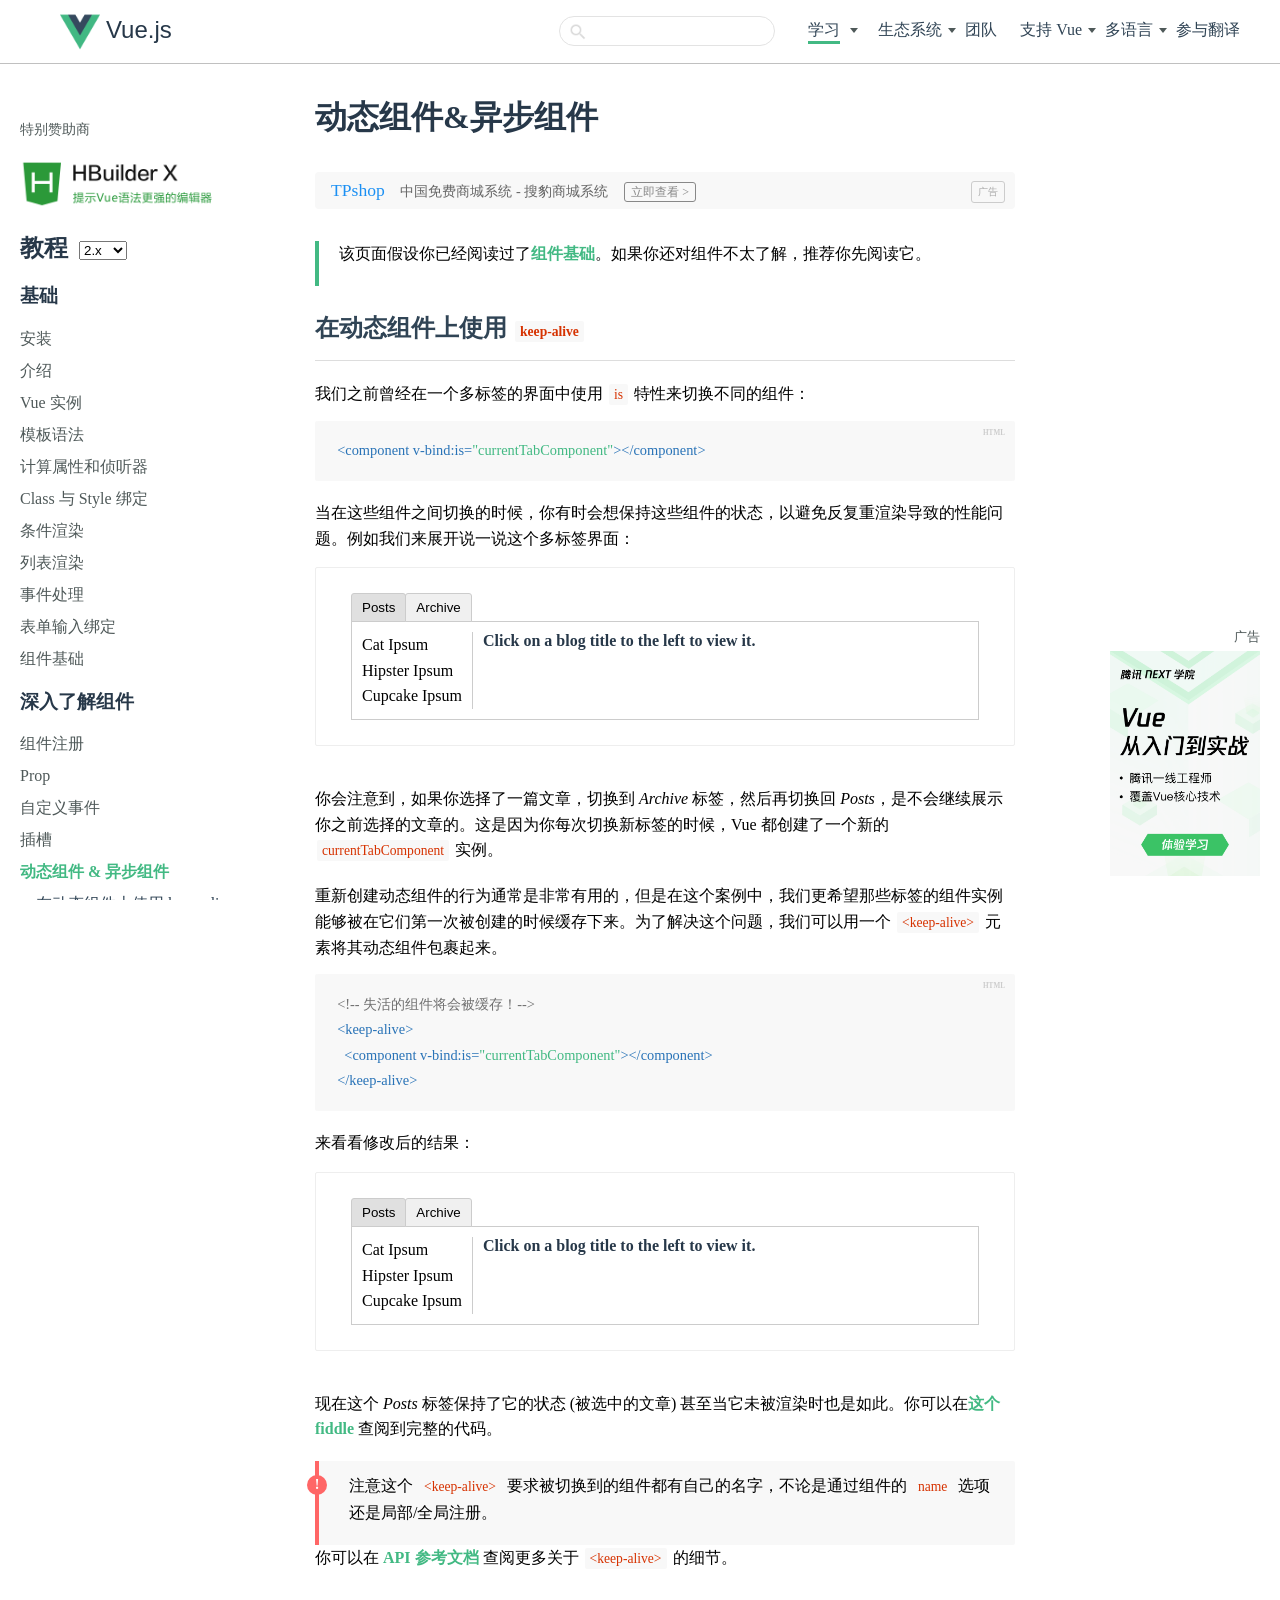
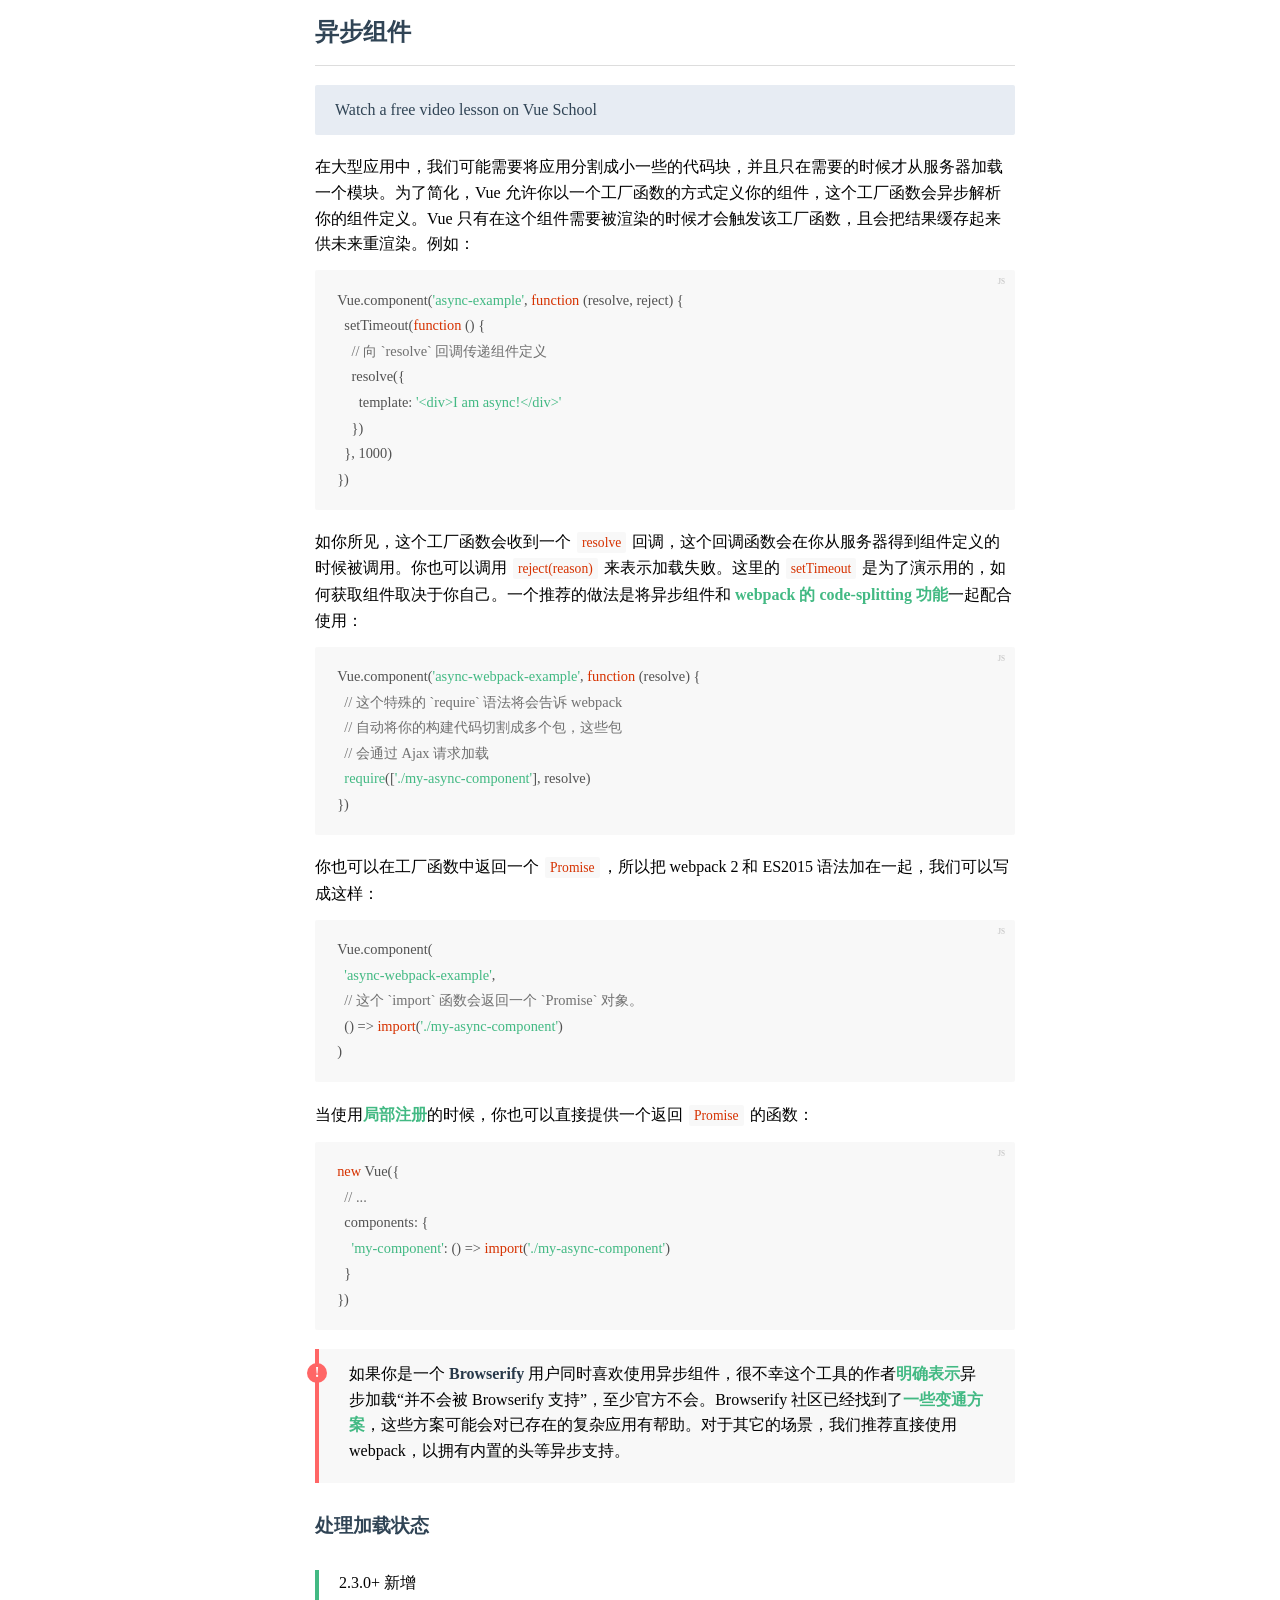
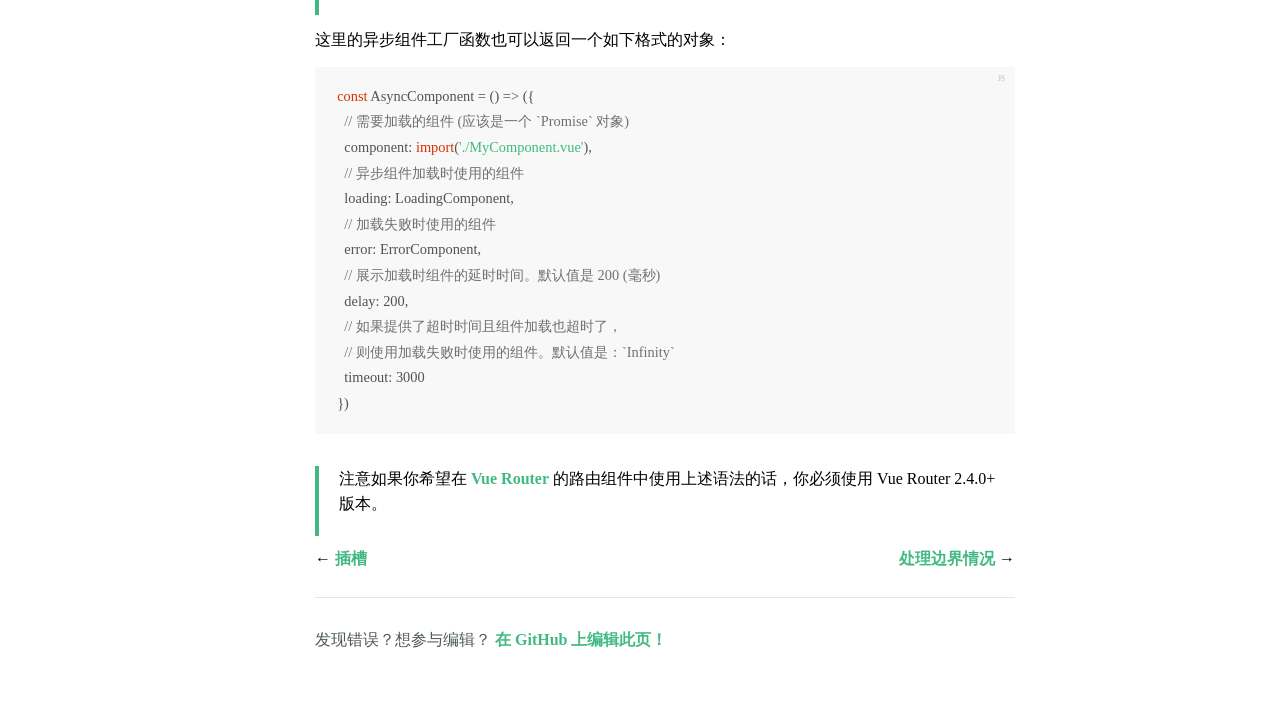
<file: Vue-zzg/Dynamic&Asynchronous.html>
<!DOCTYPE html>
<html lang="en">

<head>
    <meta charset="UTF-8">
    <meta name="viewport" content="width=device-width, initial-scale=1.0">
    <meta http-equiv="X-UA-Compatible" content="ie=edge">
    <title>动态组件&异步组件</title>
    <link rel="stylesheet" href="css/style.css">
    <link rel="stylesheet" href="css/public.css">
</head>

<body>
    <header>
        <div id="header">
            <a id="logo" href="#Vue.js"><img src="img/logo.png" alt="" /><span>Vue.js</span></a>
            <ul id="nav">
                <li>
                    <form id="search-form"><input type="text" id="search-query-nav"></form>
                </li>
                <li class="nav-dropdown-container learn">
                    <a class="nav-link nav-link-block">学习</a>
                    <span class="arrow"></span>
                    <ul class="nav-dropdown">
                        <li>
                            <h4 class="broder-none">文档</h4>
                        </li>
                        <li>
                            <ul>
                                <li><a href="#" class="nav-link">教程</a></li>
                                <li><a href="#" class="nav-link">API</a></li>
                                <li><a href="#" class="nav-link">风格指南</a></li>
                                <li><a href="#" class="nav-link">示例</a></li>
                                <li><a href="#" class="nav-link">Cookbook</a></li>
                            </ul>
                        </li>
                        <li>
                            <h4>视频教程</h4>
                        </li>
                        <li>
                            <ul>
                                <li><a href="#" class="nav-link">Vue Mastery (英文)</a></li>
                                <li><a href="#" class="nav-link">Vue School (英文)</a></li>
                            </ul>
                        </li>
                    </ul>
                </li>
                <li class="nav-dropdown-container ecosystem">
                    <a class="nav-link">生态系统</a><span class="arrow"></span>
                    <ul class="nav-dropdown">
                        <li>
                            <h4>帮助</h4>
                        </li>
                        <li>
                            <ul>
                                <li><a href="#" class="nav-link" target="_blank">论坛</a></li>
                                <li><a href="#" class="nav-link" target="_blank">聊天室</a></li>
                                <li><a href="#" class="nav-link" target="_blank">聚会</a></li>
                            </ul>
                        </li>
                        <li>
                            <h4>工具</h4>
                        </li>
                        <li>
                            <ul>
                                <li><a href="#" class="nav-link" target="_blank">Devtools</a></li>
                                <li><a href="#" class="nav-link" target="_blank">Vue CLI</a></li>
                                <li><a href="#" class="nav-link" target="_blank">Vue Loader</a></li>
                            </ul>
                        </li>
                        <li>
                            <h4>核心插件</h4>
                        </li>
                        <li>
                            <ul>
                                <li><a href="#" class="nav-link" target="_blank">Vue Router</a></li>
                                <li><a href="#" class="nav-link" target="_blank">Vuex</a></li>
                                <li><a href="#" class="nav-link" target="_blank">Vue 服务端渲染</a></li>
                            </ul>
                        </li>
                        <li>
                            <h4>信息</h4>
                        </li>
                        <li>
                            <ul>
                                <li><a href="#" class="nav-link" target="_blank">周刊</a></li>
                                <li><a href="#" class="nav-link" target="_blank">Roadmap</a></li>
                                <li><a href="#" class="nav-link" target="_blank">活动</a></li>
                                <li><a href="#" class="nav-link" target="_blank">Twitter</a></li>
                                <li><a href="#" class="nav-link" target="_blank">博客</a></li>
                                <li><a href="#" class="nav-link" target="_blank">工作</a></li>
                            </ul>
                        </li>
                        <li>
                            <h4>资源列表</h4>
                        </li>
                        <li>
                            <ul>
                                <li><a href="#" class="nav-link" target="_blank">官方仓库</a></li>
                                <li><a href="#" class="nav-link" target="_blank">Vue 优选</a></li>
                                <li><a href="#" class="nav-link" target="_blank">Vue 资源</a></li>
                            </ul>
                        </li>
                    </ul>
                </li>
                <li>
                    <a href="#" class="nav-link team">团队</a>
                </li>
                <li class="nav-dropdown-container support-vue">
                    <a href="#" class="nav-link">支持 Vue</a><span class="arrow"></span>
                    <ul class="nav-dropdown">
                        <li>
                            <ul>
                                <li><a href="#" class="nav-link">一次性赞助</a></li>
                                <li><a href="#" class="nav-link">周期性赞助</a></li>
                                <li><a href="#" class="nav-link">贴纸</a></li>
                                <li><a href="#" target="_blank" class="nav-link">T 恤商店</a></li>
                            </ul>
                        </li>
                    </ul>
                </li>
                <li class="nav-dropdown-container language">
                    <a class="nav-link">多语言</a><span class="arrow"></span>
                    <ul class="nav-dropdown">
                        <li><a href="#" class="nav-link" target="_blank">English</a></li>
                        <li><a href="#" class="nav-link" target="_blank">日本語</a></li>
                        <li><a href="#" class="nav-link" target="_blank">Русский</a></li>
                        <li><a href="#" class="nav-link" target="_blank">한국어</a></li>
                        <li><a href="#" class="nav-link" target="_blank">Português</a></li>
                        <li><a href="#" class="nav-link" target="_blank">Français</a></li>
                        <li><a href="#" class="nav-link" target="_blank">Tiếng Việt</a>
                        </li>
                    </ul>
                </li>
                <li><a href="#" target="_blank" class="nav-link contribute">参与翻译</a></li>
            </ul>
        </div>
    </header>
    <section>
        <div id="main" class="fix-sidebar">
            <div class="sidebar">
                <div class="sidebar-inner">
                    <div class="list">
                        <div id="sidebar-sponsors-special">
                            <div class="main-sponsor">
                                <span>特别赞助商</span>
                                <div>
                                    <a href="#" class="logo">
                                        <img src="img/dcloud.gif" alt="">
                                    </a>
                                </div>
                            </div>
                        </div>
                        <h2>教程
                            <select class="version-select">
                                <option value="SELF" selected="">2.x</option>
                                <option value="v1">1.0</option>
                                <option value="012">0.12</option>
                                <option value="011">0.11</option>
                            </select>
                        </h2>
                        <ul class="menu-root">
                            <li>
                                <h3>基础</h3>
                            </li>
                            <li>
                                <a href="" class="sidebar-link">安装</a>
                            </li>
                            <li>
                                <a href="" class="sidebar-link">介绍</a>
                            </li>
                            <li>
                                <a href="" class="sidebar-link">Vue 实例</a>
                            </li>
                            <li>
                                <a href="" class="sidebar-link">模板语法</a>
                            </li>
                            <li>
                                <a href="" class="sidebar-link">计算属性和侦听器</a>
                            </li>
                            <li>
                                <a href="" class="sidebar-link">Class 与 Style 绑定</a>
                            </li>
                            <li>
                                <a href="" class="sidebar-link">条件渲染</a>
                            </li>
                            <li>
                                <a href="" class="sidebar-link">列表渲染</a>
                            </li>
                            <li>
                                <a href="" class="sidebar-link">事件处理</a>
                            </li>
                            <li>
                                <a href="" class="sidebar-link">表单输入绑定</a>
                            </li>
                            <li>
                                <a href="" class="sidebar-link">组件基础</a>
                            </li>
                            <li>
                                <h3>深入了解组件</h3>
                            </li>
                            <li>
                                <a href="" class="sidebar-link">组件注册</a>
                            </li>
                            <li>
                                <a href="" class="sidebar-link">Prop</a>
                            </li>
                            <li>
                                <a href="" class="sidebar-link">自定义事件</a>
                            </li>
                            <li>
                                <a href="" class="sidebar-link">插槽</a>
                            </li>
                            <li>
                                <a href="" class="sidebar-link current">动态组件 &amp; 异步组件</a>
                                <ul class="menu-sub">
                                    <li><a class="section-link" href="#在动态组件上使用-keep-alive">在动态组件上使用 keep-alive</a></li>
                                    <li><a class="section-link" href="#异步组件">异步组件</a></li>
                                    <ul>
                                        <li><a class="section-link" href="#处理加载状态">处理加载状态</a></li>
                                    </ul>
                                </ul>
                            </li>
                            <li>
                                <a href="" class="sidebar-link">处理边界情况</a>
                            </li>
                            <li>
                                <h3>过渡 &amp; 动画</h3>
                            </li>
                            <li>
                                <a href="" class="sidebar-link">进入/离开 &amp; 列表过渡</a>
                            </li>
                            <li>
                                <a href="" class="sidebar-link">状态过渡</a>
                            </li>
                            <li>
                                <h3>可复用性 &amp; 组合</h3>
                            </li>
                            <li>
                                <a href="" class="sidebar-link">混入</a>
                            </li>
                            <li>
                                <a href="" class="sidebar-link">自定义指令</a>
                            </li>
                            <li>
                                <a href="" class="sidebar-link">渲染函数 &amp; JSX</a>
                            </li>
                            <li>
                                <a href="" class="sidebar-link">插件</a>
                            </li>
                            <li>
                                <a href="" class="sidebar-link">过滤器</a>
                            </li>
                            <li>
                                <h3>工具</h3>
                            </li>
                            <li>
                                <a href="" class="sidebar-link">单文件组件</a>
                            </li>
                            <li>
                                <a href="" class="sidebar-link">单元测试</a>
                            </li>
                            <li>
                                <a href="" class="sidebar-link">TypeScript 支持</a>
                            </li>
                            <li>
                                <a href="" class="sidebar-link">生产环境部署</a>
                            </li>
                            <li>
                                <h3>规模化</h3>
                            </li>
                            <li>
                                <a href="" class="sidebar-link">路由</a>
                            </li>
                            <li>
                                <a href="" class="sidebar-link">状态管理</a>
                            </li>
                            <li>
                                <a href="" class="sidebar-link">服务端渲染</a>
                            </li>
                            <li>
                                <h3>内在</h3>
                            </li>
                            <li>
                                <a href="" class="sidebar-link">深入响应式原理</a>
                            </li>
                            <li>
                                <h3>迁移</h3>
                            </li>
                            <li>
                                <a href="" class="sidebar-link">从 Vue 1.x 迁移</a>
                            </li>
                            <li>
                                <a href="" class="sidebar-link">从 Vue Router 0.7.x 迁移</a>
                            </li>
                            <li>
                                <a href="" class="sidebar-link">从 Vuex 0.6.x 迁移到 1.0</a>
                            </li>
                            <li>
                                <h3>更多</h3>
                            </li>
                            <li>
                                <a href="" class="sidebar-link">对比其他框架</a>
                            </li>
                            <li>
                                <a href="" class="sidebar-link">加入 Vue.js 社区</a>
                            </li>
                            <li>
                                <a href="" class="sidebar-link">认识团队</a>
                            </li>
                        </ul>
                    </div>
                </div>
            </div>
            <div class="content guide with-sidebar instance-guide">
                <div id="ad">
                    <span style="float: right;">广告</span>
                    <a href="#">
                        <img src="img/tencent-ad.png">
                    </a>
                </div>
                <h1>动态组件&异步组件</h1>
                <div class="ad-pagetop">
                    <a href="">
                        <span class="name">TPshop</span>
                        <span class="description">中国免费商城系统 - 搜豹商城系统</span>
                        <span class="action">立即查看 &gt;</span>
                    </a>
                </div>
                <blockquote>
                    <p>该页面假设你已经阅读过了<a href="">组件基础</a>。如果你还对组件不太了解，推荐你先阅读它。</p>
                </blockquote>
                <h2 id="在动态组件上使用-keep-alive"><a href="#在动态组件上使用-keep-alive" class="headerlink"
                        title="在动态组件上使用 keep-alive">在动态组件上使用 <code>keep-alive</code></a></h2>
                <p>我们之前曾经在一个多标签的界面中使用 <code>is</code> 特性来切换不同的组件：</p>
                <pre><code class="hljs html"><span class="hljs-tag">&lt;<span class="hljs-name">component</span> <span class="hljs-attr">v-bind:is</span>=<span class="hljs-string">"currentTabComponent"</span>&gt;</span><span class="hljs-tag">&lt;/<span class="hljs-name">component</span>&gt;</span></code></pre>
                <p>当在这些组件之间切换的时候，你有时会想保持这些组件的状态，以避免反复重渲染导致的性能问题。例如我们来展开说一说这个多标签界面：</p>
                <div id="dynamic-component-demo" class="demo"><button
                        class="dynamic-component-demo-tab-button dynamic-component-demo-active">Posts</button><button
                        class="dynamic-component-demo-tab-button">Archive</button>
                    <div class="dynamic-component-demo-posts-tab dynamic-component-demo-tab">
                        <ul class="dynamic-component-demo-posts-sidebar">
                            <li class=""> Cat Ipsum </li>
                            <li class=""> Hipster Ipsum </li>
                            <li class=""> Cupcake Ipsum </li>
                        </ul>
                        <div class="dynamic-component-demo-post-container"><strong> Click on a blog title to the left to
                                view it. </strong></div>
                    </div>
                </div>
                <p>你会注意到，如果你选择了一篇文章，切换到 <em>Archive</em> 标签，然后再切换回 <em>Posts</em>，是不会继续展示你之前选择的文章的。这是因为你每次切换新标签的时候，Vue
                    都创建了一个新的 <code>currentTabComponent</code> 实例。</p>
                <p>重新创建动态组件的行为通常是非常有用的，但是在这个案例中，我们更希望那些标签的组件实例能够被在它们第一次被创建的时候缓存下来。为了解决这个问题，我们可以用一个
                    <code>&lt;keep-alive&gt;</code> 元素将其动态组件包裹起来。</p>
                <pre><code class="hljs html"><span class="hljs-comment">&lt;!-- 失活的组件将会被缓存！--&gt;</span>
<span class="hljs-tag">&lt;<span class="hljs-name">keep-alive</span>&gt;</span>
  <span class="hljs-tag">&lt;<span class="hljs-name">component</span> <span class="hljs-attr">v-bind:is</span>=<span class="hljs-string">"currentTabComponent"</span>&gt;</span><span class="hljs-tag">&lt;/<span class="hljs-name">component</span>&gt;</span>
<span class="hljs-tag">&lt;/<span class="hljs-name">keep-alive</span>&gt;</span></code></pre>
                <p>来看看修改后的结果：</p>
                <div id="dynamic-component-keep-alive-demo" class="demo"><button
                        class="dynamic-component-demo-tab-button dynamic-component-demo-active">Posts</button><button
                        class="dynamic-component-demo-tab-button">Archive</button>
                    <div class="dynamic-component-demo-posts-tab dynamic-component-demo-tab">
                        <ul class="dynamic-component-demo-posts-sidebar">
                            <li class=""> Cat Ipsum </li>
                            <li class=""> Hipster Ipsum </li>
                            <li class=""> Cupcake Ipsum </li>
                        </ul>
                        <div class="dynamic-component-demo-post-container"><strong> Click on a blog title to the left to
                                view it. </strong></div>
                    </div>
                </div>
                <p>现在这个 <em>Posts</em> 标签保持了它的状态 (被选中的文章) 甚至当它未被渲染时也是如此。你可以在<a href="">这个 fiddle</a> 查阅到完整的代码。</p>
                <p class="tip">注意这个 <code>&lt;keep-alive&gt;</code> 要求被切换到的组件都有自己的名字，不论是通过组件的 <code>name</code>
                    选项还是局部/全局注册。</p>
                <p>你可以在 <a href="../api/#keep-alive">API 参考文档</a> 查阅更多关于 <code>&lt;keep-alive&gt;</code> 的细节。</p>
                <h2 id="异步组件"><a href="#异步组件" class="headerlink" title="异步组件" data-scroll="">异步组件</a></h2>
                <div class="vueschool"><a href="">Watch a free video lesson on Vue School</a></div>
                <p>在大型应用中，我们可能需要将应用分割成小一些的代码块，并且只在需要的时候才从服务器加载一个模块。为了简化，Vue 允许你以一个工厂函数的方式定义你的组件，这个工厂函数会异步解析你的组件定义。Vue
                    只有在这个组件需要被渲染的时候才会触发该工厂函数，且会把结果缓存起来供未来重渲染。例如：</p>
                <pre><code class="hljs js">Vue.component(<span class="hljs-string">'async-example'</span>, <span class="hljs-function"><span class="hljs-keyword">function</span> (<span class="hljs-params">resolve, reject</span>) </span>{
  setTimeout(<span class="hljs-function"><span class="hljs-keyword">function</span> (<span class="hljs-params"></span>) </span>{
    <span class="hljs-comment">// 向 `resolve` 回调传递组件定义</span>
    resolve({
      <span class="hljs-attr">template</span>: <span class="hljs-string">'&lt;div&gt;I am async!&lt;/div&gt;'</span>
    })
  }, <span class="hljs-number">1000</span>)
})</code></pre>
                <p>如你所见，这个工厂函数会收到一个 <code>resolve</code> 回调，这个回调函数会在你从服务器得到组件定义的时候被调用。你也可以调用 <code>reject(reason)</code>
                    来表示加载失败。这里的 <code>setTimeout</code> 是为了演示用的，如何获取组件取决于你自己。一个推荐的做法是将异步组件和 <a href="">webpack 的
                        code-splitting 功能</a>一起配合使用：
                </p>
                <pre><code class="hljs js">Vue.component(<span class="hljs-string">'async-webpack-example'</span>, <span class="hljs-function"><span class="hljs-keyword">function</span> (<span class="hljs-params">resolve</span>) </span>{
 &nbsp;<span class="hljs-comment">// 这个特殊的 `require` 语法将会告诉 webpack</span>
  <span class="hljs-comment">// 自动将你的构建代码切割成多个包，这些包</span>
  <span class="hljs-comment">// 会通过 Ajax 请求加载</span>
  <span class="hljs-built_in">require</span>([<span class="hljs-string">'./my-async-component'</span>], resolve)
})</code></pre>
                <p>你也可以在工厂函数中返回一个 <code>Promise</code>，所以把 webpack 2 和 ES2015 语法加在一起，我们可以写成这样：</p>
                <pre><code class="hljs js">Vue.component(
  <span class="hljs-string">'async-webpack-example'</span>,
  <span class="hljs-comment">// 这个 `import` 函数会返回一个 `Promise` 对象。</span>
  () =&gt; <span class="hljs-keyword">import</span>(<span class="hljs-string">'./my-async-component'</span>)
)</code></pre>
                <p>当使用<a href="components-registration.html#局部注册">局部注册</a>的时候，你也可以直接提供一个返回 <code>Promise</code> 的函数：</p>
                <pre><code class="hljs js"><span class="hljs-keyword">new</span> Vue({
  <span class="hljs-comment">// ...</span>
  components: {
    <span class="hljs-string">'my-component'</span>: <span class="hljs-function"><span class="hljs-params">()</span> =&gt;</span> <span class="hljs-keyword">import</span>(<span class="hljs-string">'./my-async-component'</span>)
  }
})</code></pre>
                <p class="tip">如果你是一个 <strong>Browserify</strong> 用户同时喜欢使用异步组件，很不幸这个工具的作者<a href="">明确表示</a>异步加载“并不会被
                    Browserify 支持”，至少官方不会。Browserify 社区已经找到了<a href="">一些变通方案</a>，这些方案可能会对已存在的复杂应用有帮助。对于其它的场景，我们推荐直接使用
                    webpack，以拥有内置的头等异步支持。
                </p>
                <h3 id="处理加载状态"><a href="#处理加载状态" class="headerlink">处理加载状态</a></h3>
                <blockquote>
                    <p>2.3.0+ 新增</p>
                </blockquote>
                <p>这里的异步组件工厂函数也可以返回一个如下格式的对象：</p>
                <pre><code class="hljs js"><span class="hljs-keyword">const</span> AsyncComponent = <span class="hljs-function"><span class="hljs-params">()</span> =&gt;</span> ({
  <span class="hljs-comment">// 需要加载的组件 (应该是一个 `Promise` 对象)</span>
  component: <span class="hljs-keyword">import</span>(<span class="hljs-string">'./MyComponent.vue'</span>),
  <span class="hljs-comment">// 异步组件加载时使用的组件</span>
  loading: LoadingComponent,
  <span class="hljs-comment">// 加载失败时使用的组件</span>
  error: ErrorComponent,
  <span class="hljs-comment">// 展示加载时组件的延时时间。默认值是 200 (毫秒)</span>
  delay: <span class="hljs-number">200</span>,
  <span class="hljs-comment">// 如果提供了超时时间且组件加载也超时了，</span>
  <span class="hljs-comment">// 则使用加载失败时使用的组件。默认值是：`Infinity`</span>
  timeout: <span class="hljs-number">3000</span>
})</code></pre>
                <blockquote>
                    <p>注意如果你希望在 <a href="">Vue
                            Router</a> 的路由组件中使用上述语法的话，你必须使用 Vue Router 2.4.0+ 版本。</p>
                </blockquote>
                <div class="guide-links">
                    <span>← <a href="">插槽</a></span>
                    <span style="float: right;"><a href="">处理边界情况</a> →</span>
                </div>
                <div class="footer">
                    <div class="bsa-cpc"></div>
                    发现错误？想参与编辑？
                    <a href="">
                        在 GitHub 上编辑此页！
                    </a>
                </div>
            </div>
        </div>
    </section>
</body>

</html>
</file>
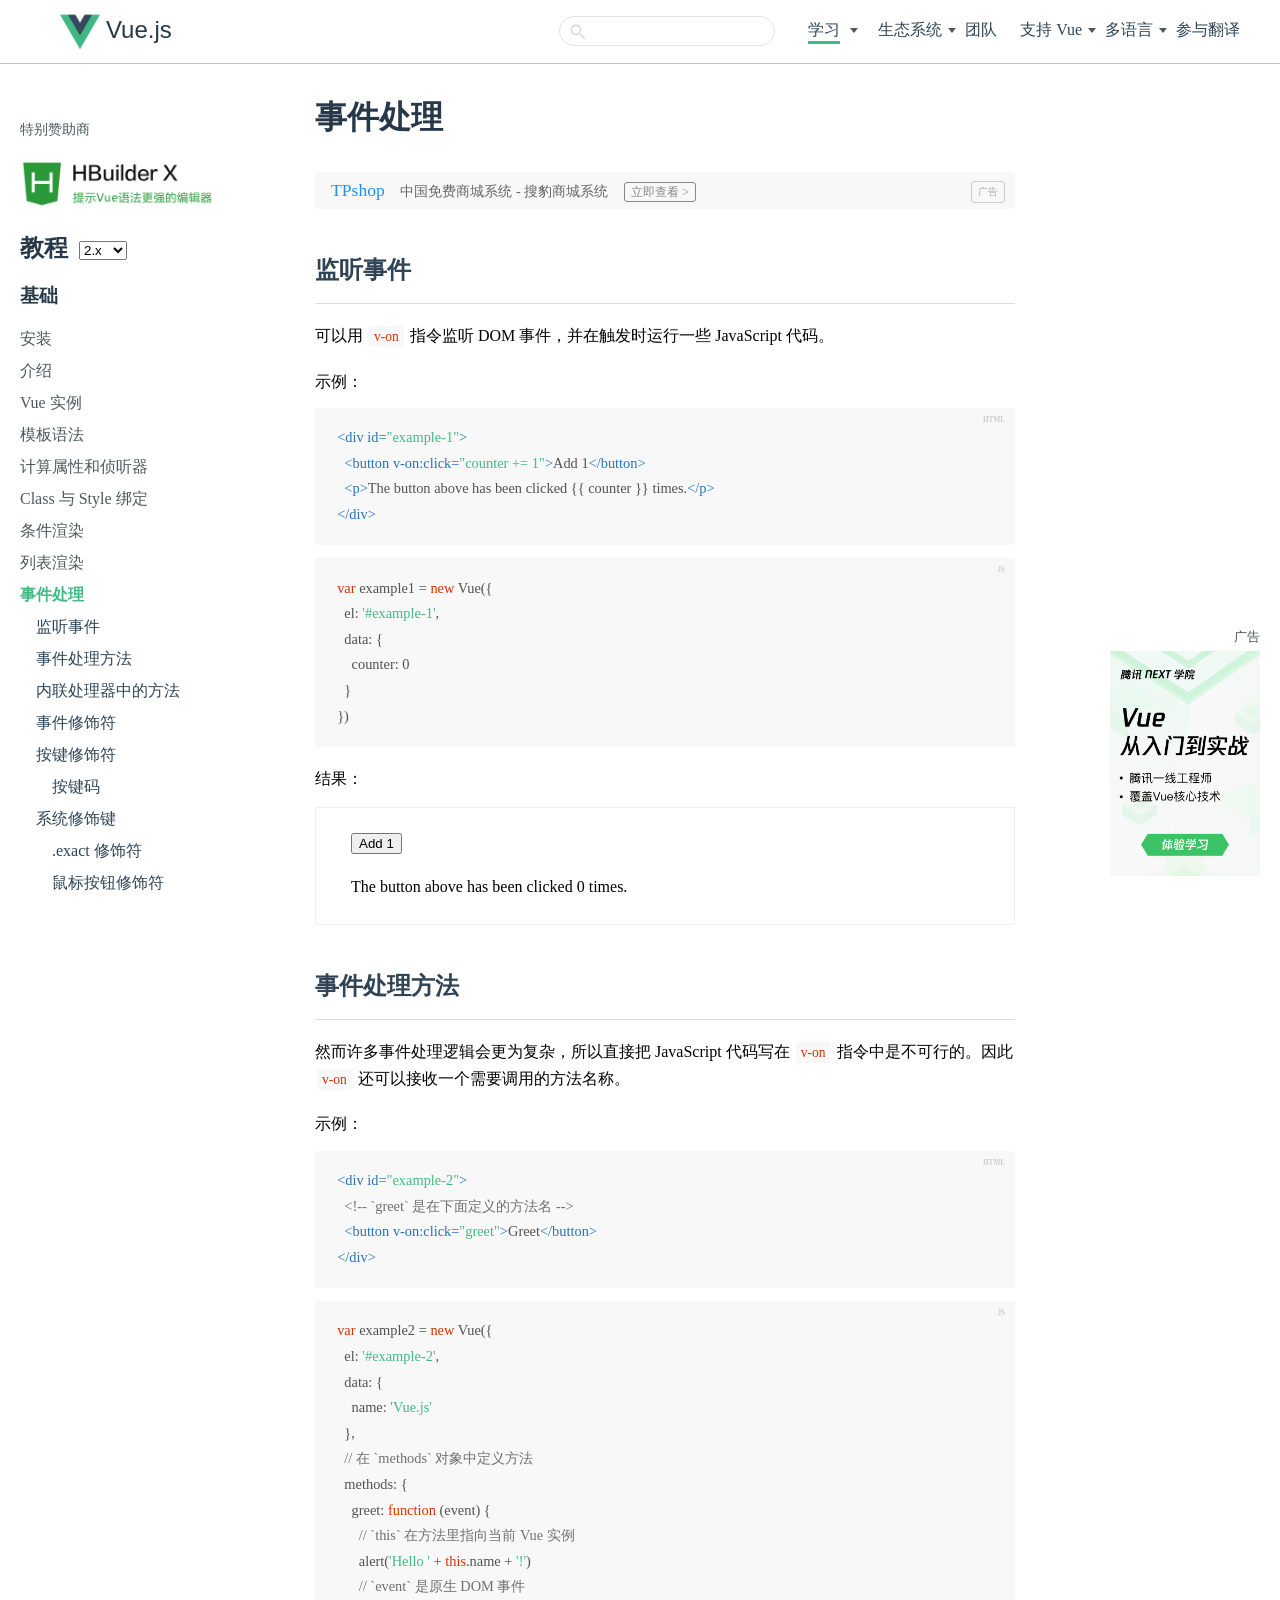
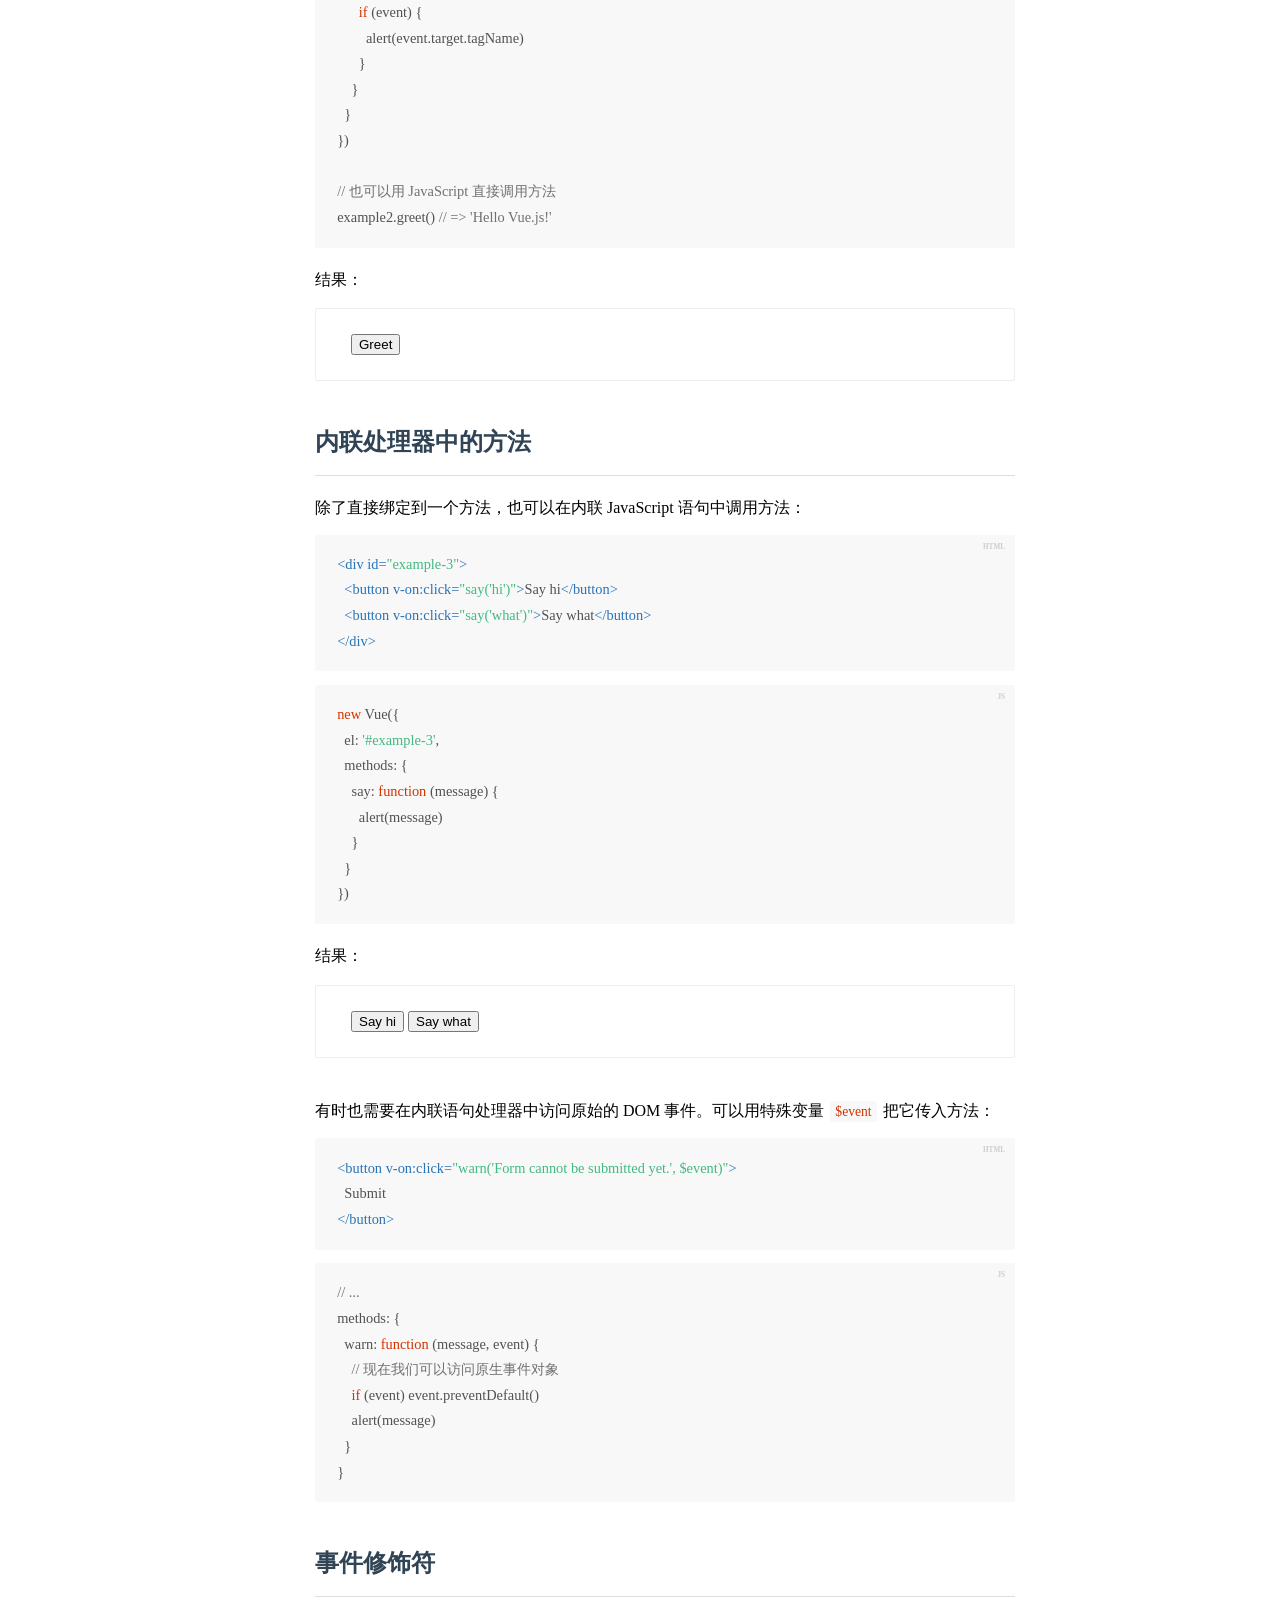
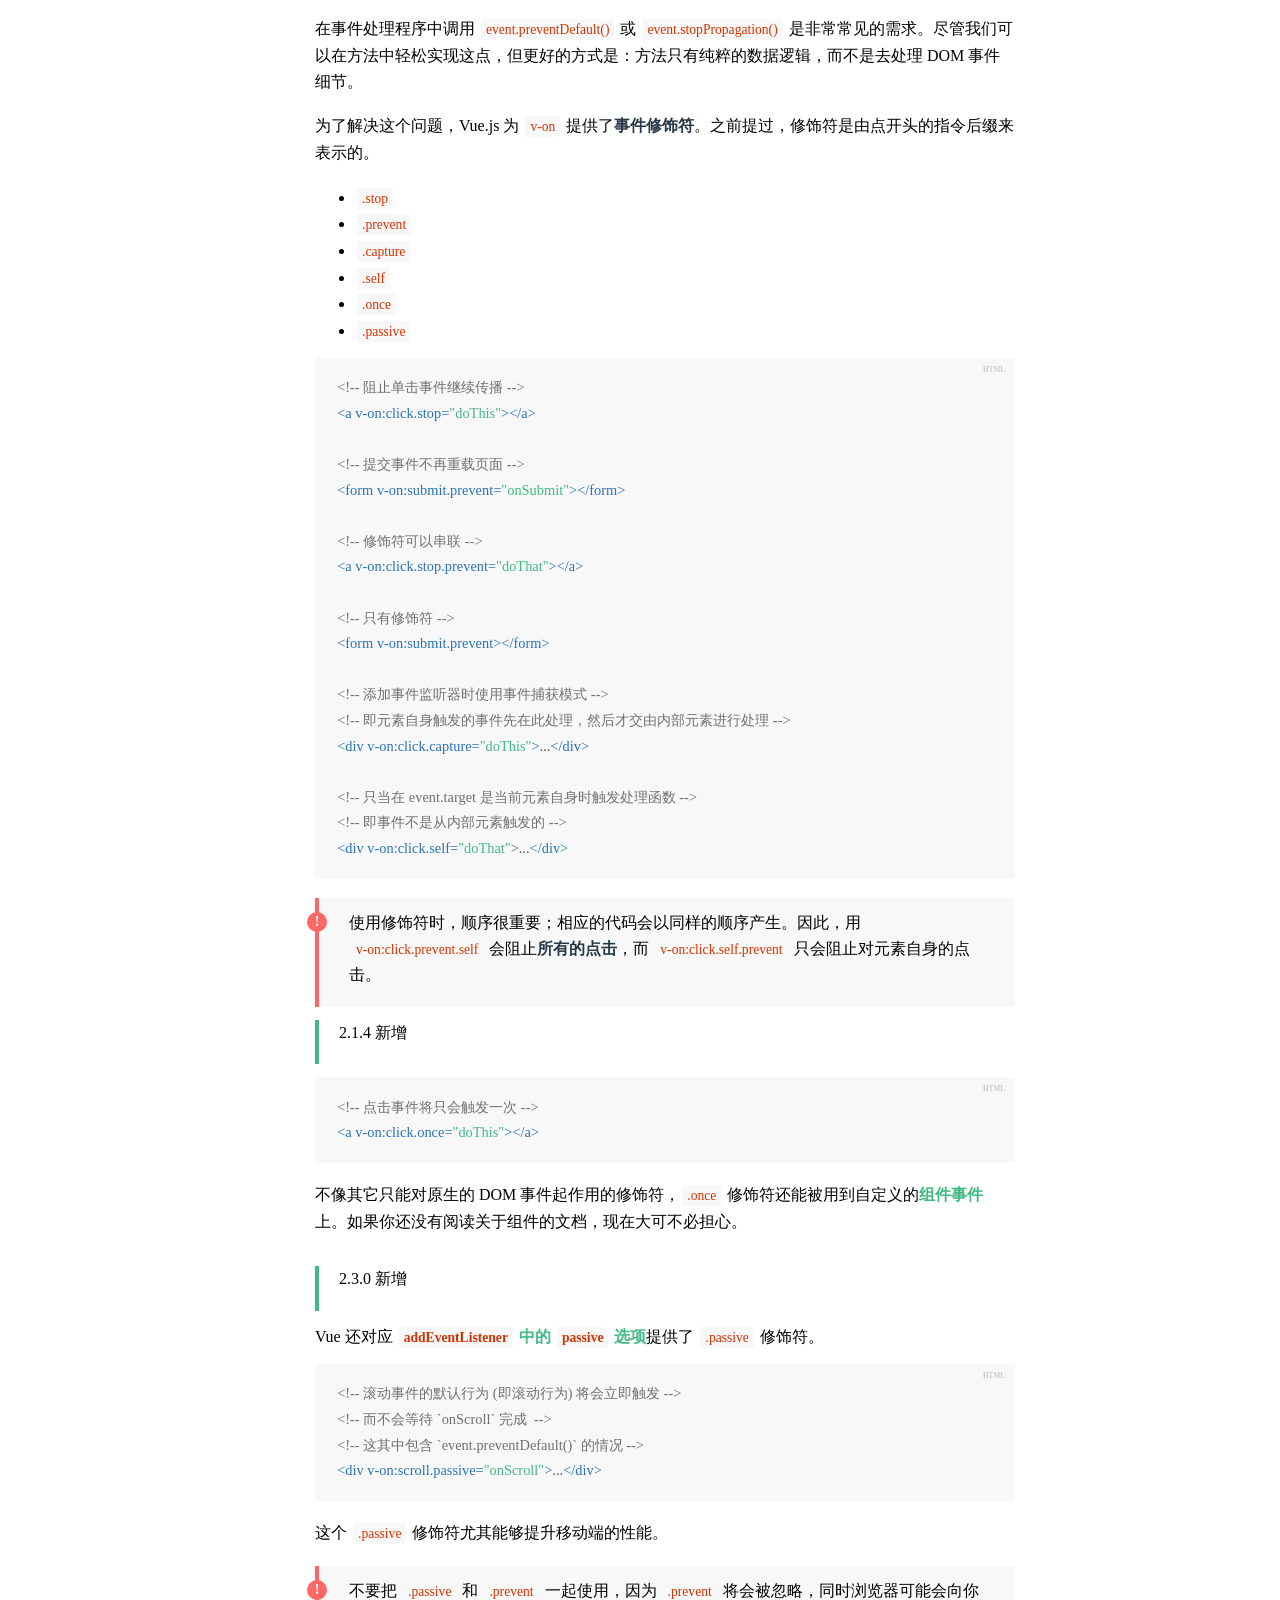
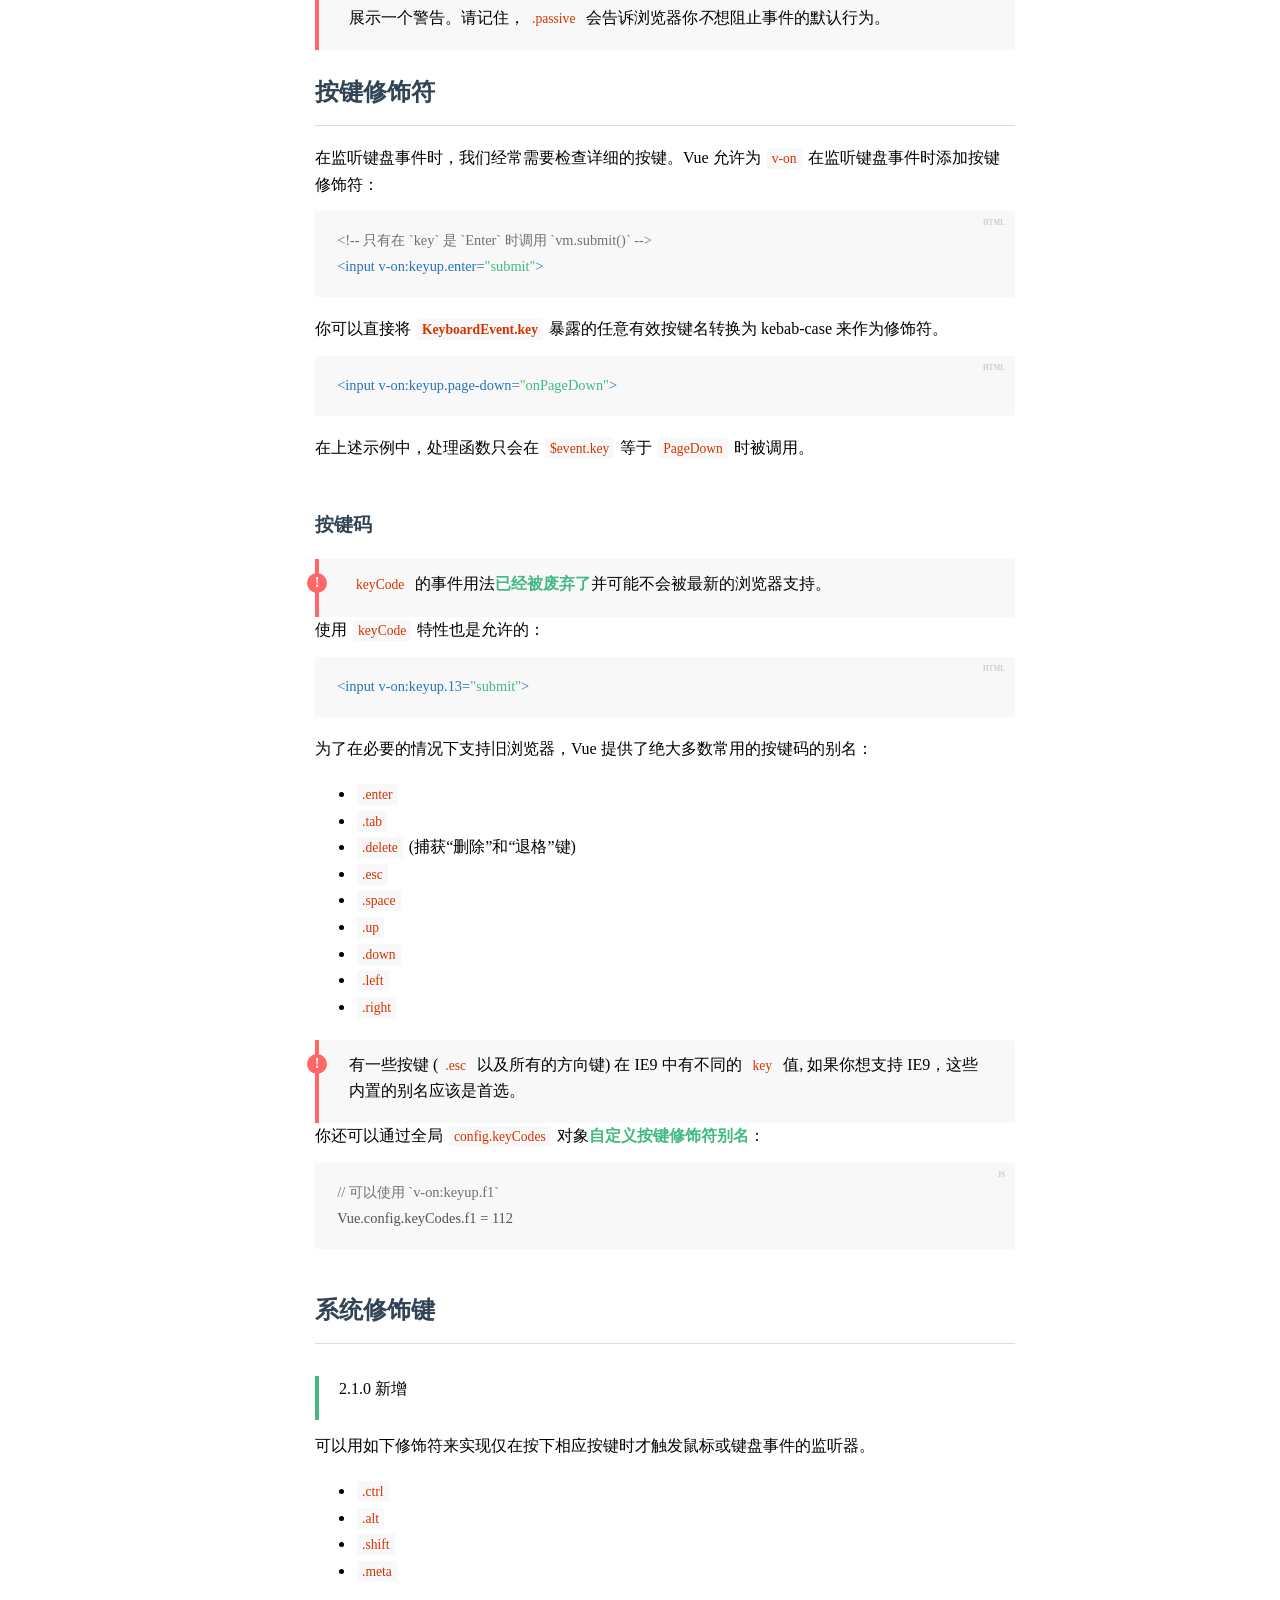
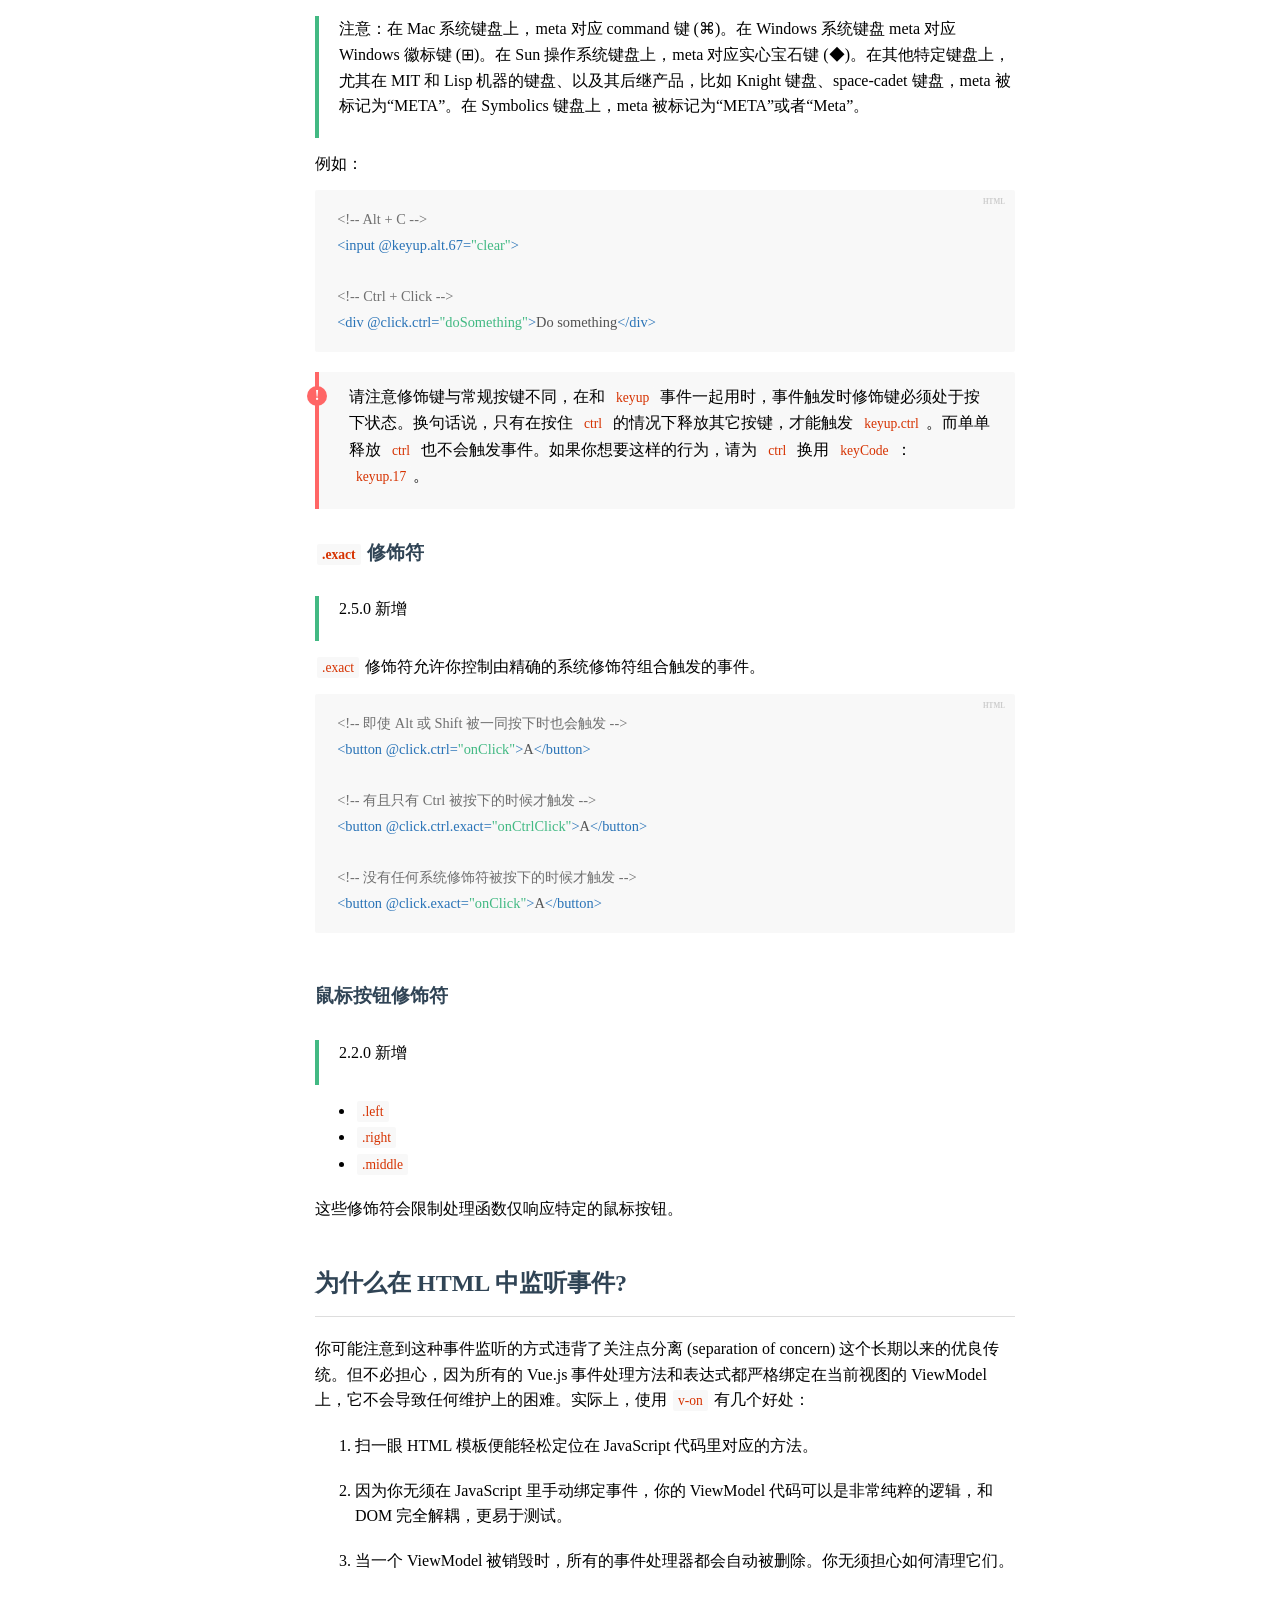
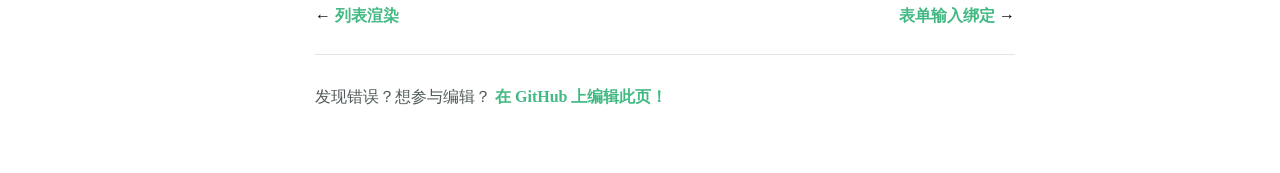
<file: Vue-zzg/eventprocessing.html>
<!DOCTYPE html>
<html lang="en">

<head>
    <meta charset="UTF-8">
    <meta name="viewport" content="width=device-width, initial-scale=1.0">
    <meta http-equiv="X-UA-Compatible" content="ie=edge">
    <title>事件处理</title>
    <link rel="stylesheet" href="css/style.css">
    <link rel="stylesheet" href="css/public.css">
</head>

<body>
    <header>
        <div id="header">
            <a id="logo" href="#Vue.js"><img src="img/logo.png" alt="" /><span>Vue.js</span></a>
            <ul id="nav">
                <li>
                    <form id="search-form"><input type="text" id="search-query-nav"></form>
                </li>
                <li class="nav-dropdown-container learn">
                    <a class="nav-link nav-link-block">学习</a>
                    <span class="arrow"></span>
                    <ul class="nav-dropdown">
                        <li>
                            <h4 class="broder-none">文档</h4>
                        </li>
                        <li>
                            <ul>
                                <li><a href="#" class="nav-link">教程</a></li>
                                <li><a href="#" class="nav-link">API</a></li>
                                <li><a href="#" class="nav-link">风格指南</a></li>
                                <li><a href="#" class="nav-link">示例</a></li>
                                <li><a href="#" class="nav-link">Cookbook</a></li>
                            </ul>
                        </li>
                        <li>
                            <h4>视频教程</h4>
                        </li>
                        <li>
                            <ul>
                                <li><a href="#" class="nav-link">Vue Mastery (英文)</a></li>
                                <li><a href="#" class="nav-link">Vue School (英文)</a></li>
                            </ul>
                        </li>
                    </ul>
                </li>
                <li class="nav-dropdown-container ecosystem">
                    <a class="nav-link">生态系统</a><span class="arrow"></span>
                    <ul class="nav-dropdown">
                        <li>
                            <h4>帮助</h4>
                        </li>
                        <li>
                            <ul>
                                <li><a href="#" class="nav-link" target="_blank">论坛</a></li>
                                <li><a href="#" class="nav-link" target="_blank">聊天室</a></li>
                                <li><a href="#" class="nav-link" target="_blank">聚会</a></li>
                            </ul>
                        </li>
                        <li>
                            <h4>工具</h4>
                        </li>
                        <li>
                            <ul>
                                <li><a href="#" class="nav-link" target="_blank">Devtools</a></li>
                                <li><a href="#" class="nav-link" target="_blank">Vue CLI</a></li>
                                <li><a href="#" class="nav-link" target="_blank">Vue Loader</a></li>
                            </ul>
                        </li>
                        <li>
                            <h4>核心插件</h4>
                        </li>
                        <li>
                            <ul>
                                <li><a href="#" class="nav-link" target="_blank">Vue Router</a></li>
                                <li><a href="#" class="nav-link" target="_blank">Vuex</a></li>
                                <li><a href="#" class="nav-link" target="_blank">Vue 服务端渲染</a></li>
                            </ul>
                        </li>
                        <li>
                            <h4>信息</h4>
                        </li>
                        <li>
                            <ul>
                                <li><a href="#" class="nav-link" target="_blank">周刊</a></li>
                                <li><a href="#" class="nav-link" target="_blank">Roadmap</a></li>
                                <li><a href="#" class="nav-link" target="_blank">活动</a></li>
                                <li><a href="#" class="nav-link" target="_blank">Twitter</a></li>
                                <li><a href="#" class="nav-link" target="_blank">博客</a></li>
                                <li><a href="#" class="nav-link" target="_blank">工作</a></li>
                            </ul>
                        </li>
                        <li>
                            <h4>资源列表</h4>
                        </li>
                        <li>
                            <ul>
                                <li><a href="#" class="nav-link" target="_blank">官方仓库</a></li>
                                <li><a href="#" class="nav-link" target="_blank">Vue 优选</a></li>
                                <li><a href="#" class="nav-link" target="_blank">Vue 资源</a></li>
                            </ul>
                        </li>
                    </ul>
                </li>
                <li>
                    <a href="#" class="nav-link team">团队</a>
                </li>
                <li class="nav-dropdown-container support-vue">
                    <a href="#" class="nav-link">支持 Vue</a><span class="arrow"></span>
                    <ul class="nav-dropdown">
                        <li>
                            <ul>
                                <li><a href="#" class="nav-link">一次性赞助</a></li>
                                <li><a href="#" class="nav-link">周期性赞助</a></li>
                                <li><a href="#" class="nav-link">贴纸</a></li>
                                <li><a href="#" target="_blank" class="nav-link">T 恤商店</a></li>
                            </ul>
                        </li>
                    </ul>
                </li>
                <li class="nav-dropdown-container language">
                    <a class="nav-link">多语言</a><span class="arrow"></span>
                    <ul class="nav-dropdown">
                        <li><a href="#" class="nav-link" target="_blank">English</a></li>
                        <li><a href="#" class="nav-link" target="_blank">日本語</a></li>
                        <li><a href="#" class="nav-link" target="_blank">Русский</a></li>
                        <li><a href="#" class="nav-link" target="_blank">한국어</a></li>
                        <li><a href="#" class="nav-link" target="_blank">Português</a></li>
                        <li><a href="#" class="nav-link" target="_blank">Français</a></li>
                        <li><a href="#" class="nav-link" target="_blank">Tiếng Việt</a>
                        </li>
                    </ul>
                </li>
                <li><a href="#" target="_blank" class="nav-link contribute">参与翻译</a></li>
            </ul>
        </div>
    </header>
    <section>
        <div id="main" class="fix-sidebar">
            <div class="sidebar">
                <div class="sidebar-inner">
                    <div class="list">
                        <div id="sidebar-sponsors-special">
                            <div class="main-sponsor">
                                <span>特别赞助商</span>
                                <div>
                                    <a href="#" class="logo">
                                        <img src="img/dcloud.gif" alt="">
                                    </a>
                                </div>
                            </div>
                        </div>
                        <h2>教程
                            <select class="version-select">
                                <option value="SELF" selected="">2.x</option>
                                <option value="v1">1.0</option>
                                <option value="012">0.12</option>
                                <option value="011">0.11</option>
                            </select>
                        </h2>
                        <ul class="menu-root">
                            <li>
                                <h3>基础</h3>
                            </li>
                            <li>
                                <a href="" class="sidebar-link">安装</a>
                            </li>
                            <li>
                                <a href="" class="sidebar-link">介绍</a>
                            </li>
                            <li>
                                <a href="" class="sidebar-link">Vue 实例</a>
                            </li>
                            <li>
                                <a href="" class="sidebar-link">模板语法</a>
                            </li>
                            <li>
                                <a href="" class="sidebar-link">计算属性和侦听器</a>
                            </li>
                            <li>
                                <a href="" class="sidebar-link">Class 与 Style 绑定</a>
                            </li>
                            <li>
                                <a href="" class="sidebar-link">条件渲染</a>
                            </li>
                            <li>
                                <a href="" class="sidebar-link">列表渲染</a>
                            </li>
                            <li>
                                <a href="" class="sidebar-link current">事件处理</a>
                                <ul class="menu-sub">
                                    <li><a class="section-link active" href="#监听事件">监听事件</a></li>
                                    <li><a class="section-link" href="#事件处理方法">事件处理方法</a></li>
                                    <li><a class="section-link" href="#内联处理器中的方法">内联处理器中的方法</a></li>
                                    <li><a class="section-link" href="#事件修饰符">事件修饰符</a></li>
                                    <li><a class="section-link" href="#按键修饰符">按键修饰符</a></li>
                                    <ul>
                                        <li><a class="section-link" href="#按键码">按键码</a></li>
                                    </ul>
                                    <li><a class="section-link" href="#系统修饰键">系统修饰键</a></li>
                                    <ul>
                                        <li><a class="section-link" href="#exact-修饰符">.exact 修饰符</a></li>
                                        <li><a class="section-link" href="#鼠标按钮修饰符">鼠标按钮修饰符</a></li>
                                    </ul>
                                    <li><a class="section-link" href="#为什么在-HTML-中监听事件">为什么在 HTML 中监听事件?</a></li>
                                </ul>
                            </li>
                            <li>
                                <a href="" class="sidebar-link">表单输入绑定</a>
                            </li>
                            <li>
                                <a href="" class="sidebar-link">组件基础</a>
                            </li>
                            <li>
                                <h3>深入了解组件</h3>
                            </li>
                            <li>
                                <a href="" class="sidebar-link">组件注册</a>
                            </li>
                            <li>
                                <a href="" class="sidebar-link">Prop</a>
                            </li>
                            <li>
                                <a href="" class="sidebar-link">自定义事件</a>
                            </li>
                            <li>
                                <a href="" class="sidebar-link">插槽</a>
                            </li>
                            <li>
                                <a href="" class="sidebar-link">动态组件 &amp; 异步组件</a>
                            </li>
                            <li>
                                <a href="" class="sidebar-link">处理边界情况</a>
                            </li>
                            <li>
                                <h3>过渡 &amp; 动画</h3>
                            </li>
                            <li>
                                <a href="" class="sidebar-link">进入/离开 &amp; 列表过渡</a>
                            </li>
                            <li>
                                <a href="" class="sidebar-link">状态过渡</a>
                            </li>
                            <li>
                                <h3>可复用性 &amp; 组合</h3>
                            </li>
                            <li>
                                <a href="" class="sidebar-link">混入</a>
                            </li>
                            <li>
                                <a href="" class="sidebar-link">自定义指令</a>
                            </li>
                            <li>
                                <a href="" class="sidebar-link">渲染函数 &amp; JSX</a>
                            </li>
                            <li>
                                <a href="" class="sidebar-link">插件</a>
                            </li>
                            <li>
                                <a href="" class="sidebar-link">过滤器</a>
                            </li>
                            <li>
                                <h3>工具</h3>
                            </li>
                            <li>
                                <a href="" class="sidebar-link">单文件组件</a>
                            </li>
                            <li>
                                <a href="" class="sidebar-link">单元测试</a>
                            </li>
                            <li>
                                <a href="" class="sidebar-link">TypeScript 支持</a>
                            </li>
                            <li>
                                <a href="" class="sidebar-link">生产环境部署</a>
                            </li>
                            <li>
                                <h3>规模化</h3>
                            </li>
                            <li>
                                <a href="" class="sidebar-link">路由</a>
                            </li>
                            <li>
                                <a href="" class="sidebar-link">状态管理</a>
                            </li>
                            <li>
                                <a href="" class="sidebar-link">服务端渲染</a>
                            </li>
                            <li>
                                <h3>内在</h3>
                            </li>
                            <li>
                                <a href="" class="sidebar-link">深入响应式原理</a>
                            </li>
                            <li>
                                <h3>迁移</h3>
                            </li>
                            <li>
                                <a href="" class="sidebar-link">从 Vue 1.x 迁移</a>
                            </li>
                            <li>
                                <a href="" class="sidebar-link">从 Vue Router 0.7.x 迁移</a>
                            </li>
                            <li>
                                <a href="" class="sidebar-link">从 Vuex 0.6.x 迁移到 1.0</a>
                            </li>
                            <li>
                                <h3>更多</h3>
                            </li>
                            <li>
                                <a href="" class="sidebar-link">对比其他框架</a>
                            </li>
                            <li>
                                <a href="" class="sidebar-link">加入 Vue.js 社区</a>
                            </li>
                            <li>
                                <a href="" class="sidebar-link">认识团队</a>
                            </li>
                        </ul>
                    </div>
                </div>
            </div>
            <div class="content guide with-sidebar instance-guide">
                <div id="ad">
                    <span style="float: right;">广告</span>
                    <a href="#">
                        <img src="img/tencent-ad.png">
                    </a>
                </div>
                <h1>事件处理</h1>
                <div class="ad-pagetop">
                    <a href="">
                        <span class="name">TPshop</span>
                        <span class="description">中国免费商城系统 - 搜豹商城系统</span>
                        <span class="action">立即查看 &gt;</span>
                    </a>
                </div>
                <h2 id="监听事件"><a href="#监听事件" class="headerlink" title="监听事件">监听事件</a></h2>
                <p>可以用 <code>v-on</code> 指令监听 DOM 事件，并在触发时运行一些 JavaScript 代码。</p>
                <p>示例：</p>
                <pre><code class="hljs html"><span class="hljs-tag">&lt;<span class="hljs-name">div</span> <span class="hljs-attr">id</span>=<span class="hljs-string">"example-1"</span>&gt;</span>
  <span class="hljs-tag">&lt;<span class="hljs-name">button</span> <span class="hljs-attr">v-on:click</span>=<span class="hljs-string">"counter += 1"</span>&gt;</span>Add 1<span class="hljs-tag">&lt;/<span class="hljs-name">button</span>&gt;</span>
  <span class="hljs-tag">&lt;<span class="hljs-name">p</span>&gt;</span>The button above has been clicked {{ counter }} times.<span class="hljs-tag">&lt;/<span class="hljs-name">p</span>&gt;</span>
<span class="hljs-tag">&lt;/<span class="hljs-name">div</span>&gt;</span></code></pre>
                <pre><code class="hljs js"><span class="hljs-keyword">var</span> example1 = <span class="hljs-keyword">new</span> Vue({
  <span class="hljs-attr">el</span>: <span class="hljs-string">'#example-1'</span>,
  <span class="hljs-attr">data</span>: {
    <span class="hljs-attr">counter</span>: <span class="hljs-number">0</span>
  }
})</code></pre>
                <p>结果：</p>
                <div id="example-1" class="demo"><button>Add 1</button>
                    <p>The button above has been clicked 0 times.</p>
                </div>
                <h2 id="事件处理方法"><a href="#事件处理方法" class="headerlink" title="事件处理方法">事件处理方法</a></h2>
                <p>然而许多事件处理逻辑会更为复杂，所以直接把 JavaScript 代码写在 <code>v-on</code> 指令中是不可行的。因此 <code>v-on</code>
                    还可以接收一个需要调用的方法名称。</p>
                <p>示例：</p>
                <pre><code class="hljs html"><span class="hljs-tag">&lt;<span class="hljs-name">div</span> <span class="hljs-attr">id</span>=<span class="hljs-string">"example-2"</span>&gt;</span>
  <span class="hljs-comment">&lt;!-- `greet` 是在下面定义的方法名 --&gt;</span>
  <span class="hljs-tag">&lt;<span class="hljs-name">button</span> <span class="hljs-attr">v-on:click</span>=<span class="hljs-string">"greet"</span>&gt;</span>Greet<span class="hljs-tag">&lt;/<span class="hljs-name">button</span>&gt;</span>
<span class="hljs-tag">&lt;/<span class="hljs-name">div</span>&gt;</span></code></pre>
                <pre><code class="hljs js"><span class="hljs-keyword">var</span> example2 = <span class="hljs-keyword">new</span> Vue({
  <span class="hljs-attr">el</span>: <span class="hljs-string">'#example-2'</span>,
  <span class="hljs-attr">data</span>: {
    <span class="hljs-attr">name</span>: <span class="hljs-string">'Vue.js'</span>
  },
  <span class="hljs-comment">// 在 `methods` 对象中定义方法</span>
  methods: {
    <span class="hljs-attr">greet</span>: <span class="hljs-function"><span class="hljs-keyword">function</span> (<span class="hljs-params">event</span>) </span>{
      <span class="hljs-comment">// `this` 在方法里指向当前 Vue 实例</span>
      alert(<span class="hljs-string">'Hello '</span> + <span class="hljs-keyword">this</span>.name + <span class="hljs-string">'!'</span>)
      <span class="hljs-comment">// `event` 是原生 DOM 事件</span>
      <span class="hljs-keyword">if</span> (event) {
        alert(event.target.tagName)
      }
    }
  }
})

<span class="hljs-comment">// 也可以用 JavaScript 直接调用方法</span>
example2.greet() <span class="hljs-comment">// =&gt; 'Hello Vue.js!'</span></code></pre>
                <p>结果：</p>
                <div id="example-2" class="demo"><button>Greet</button></div>
                <h2 id="内联处理器中的方法"><a href="#内联处理器中的方法" class="headerlink" title="内联处理器中的方法">内联处理器中的方法</a></h2>
                <p>除了直接绑定到一个方法，也可以在内联 JavaScript 语句中调用方法：</p>
                <pre><code class="hljs html"><span class="hljs-tag">&lt;<span class="hljs-name">div</span> <span class="hljs-attr">id</span>=<span class="hljs-string">"example-3"</span>&gt;</span>
  <span class="hljs-tag">&lt;<span class="hljs-name">button</span> <span class="hljs-attr">v-on:click</span>=<span class="hljs-string">"say('hi')"</span>&gt;</span>Say hi<span class="hljs-tag">&lt;/<span class="hljs-name">button</span>&gt;</span>
  <span class="hljs-tag">&lt;<span class="hljs-name">button</span> <span class="hljs-attr">v-on:click</span>=<span class="hljs-string">"say('what')"</span>&gt;</span>Say what<span class="hljs-tag">&lt;/<span class="hljs-name">button</span>&gt;</span>
<span class="hljs-tag">&lt;/<span class="hljs-name">div</span>&gt;</span></code></pre>
                <pre><code class="hljs js"><span class="hljs-keyword">new</span> Vue({
  <span class="hljs-attr">el</span>: <span class="hljs-string">'#example-3'</span>,
  <span class="hljs-attr">methods</span>: {
    <span class="hljs-attr">say</span>: <span class="hljs-function"><span class="hljs-keyword">function</span> (<span class="hljs-params">message</span>) </span>{
      alert(message)
    }
  }
})</code></pre>
                <p>结果：</p>
                <div id="example-3" class="demo"><button>Say hi</button> <button>Say what</button></div>
                <p>有时也需要在内联语句处理器中访问原始的 DOM 事件。可以用特殊变量 <code>$event</code> 把它传入方法：</p>
                <pre><code class="hljs html"><span class="hljs-tag">&lt;<span class="hljs-name">button</span> <span class="hljs-attr">v-on:click</span>=<span class="hljs-string">"warn('Form cannot be submitted yet.', $event)"</span>&gt;</span>
  Submit
<span class="hljs-tag">&lt;/<span class="hljs-name">button</span>&gt;</span></code></pre>
                <pre><code class="hljs js"><span class="hljs-comment">// ...</span>
methods: {
  <span class="hljs-attr">warn</span>: <span class="hljs-function"><span class="hljs-keyword">function</span> (<span class="hljs-params">message, event</span>) </span>{
    <span class="hljs-comment">// 现在我们可以访问原生事件对象</span>
    <span class="hljs-keyword">if</span> (event) event.preventDefault()
    alert(message)
  }
}</code></pre>
                <h2 id="事件修饰符"><a href="#事件修饰符" class="headerlink" title="事件修饰符">事件修饰符</a></h2>
                <p>在事件处理程序中调用 <code>event.preventDefault()</code> 或 <code>event.stopPropagation()</code>
                    是非常常见的需求。尽管我们可以在方法中轻松实现这点，但更好的方式是：方法只有纯粹的数据逻辑，而不是去处理 DOM 事件细节。</p>
                <p>为了解决这个问题，Vue.js 为 <code>v-on</code> 提供了<strong>事件修饰符</strong>。之前提过，修饰符是由点开头的指令后缀来表示的。</p>
                <ul>
                    <li><code>.stop</code></li>
                    <li><code>.prevent</code></li>
                    <li><code>.capture</code></li>
                    <li><code>.self</code></li>
                    <li><code>.once</code></li>
                    <li><code>.passive</code></li>
                </ul>
                <pre><code class="hljs html"><span class="hljs-comment">&lt;!-- 阻止单击事件继续传播 --&gt;</span>
<span class="hljs-tag">&lt;<span class="hljs-name">a</span> <span class="hljs-attr">v-on:click.stop</span>=<span class="hljs-string">"doThis"</span>&gt;</span><span class="hljs-tag">&lt;/<span class="hljs-name">a</span>&gt;</span>

<span class="hljs-comment">&lt;!-- 提交事件不再重载页面 --&gt;</span>
<span class="hljs-tag">&lt;<span class="hljs-name">form</span> <span class="hljs-attr">v-on:submit.prevent</span>=<span class="hljs-string">"onSubmit"</span>&gt;</span><span class="hljs-tag">&lt;/<span class="hljs-name">form</span>&gt;</span>

<span class="hljs-comment">&lt;!-- 修饰符可以串联 --&gt;</span>
<span class="hljs-tag">&lt;<span class="hljs-name">a</span> <span class="hljs-attr">v-on:click.stop.prevent</span>=<span class="hljs-string">"doThat"</span>&gt;</span><span class="hljs-tag">&lt;/<span class="hljs-name">a</span>&gt;</span>

<span class="hljs-comment">&lt;!-- 只有修饰符 --&gt;</span>
<span class="hljs-tag">&lt;<span class="hljs-name">form</span> <span class="hljs-attr">v-on:submit.prevent</span>&gt;</span><span class="hljs-tag">&lt;/<span class="hljs-name">form</span>&gt;</span>

<span class="hljs-comment">&lt;!-- 添加事件监听器时使用事件捕获模式 --&gt;</span>
<span class="hljs-comment">&lt;!-- 即元素自身触发的事件先在此处理，然后才交由内部元素进行处理 --&gt;</span>
<span class="hljs-tag">&lt;<span class="hljs-name">div</span> <span class="hljs-attr">v-on:click.capture</span>=<span class="hljs-string">"doThis"</span>&gt;</span>...<span class="hljs-tag">&lt;/<span class="hljs-name">div</span>&gt;</span>

<span class="hljs-comment">&lt;!-- 只当在 event.target 是当前元素自身时触发处理函数 --&gt;</span>
<span class="hljs-comment">&lt;!-- 即事件不是从内部元素触发的 --&gt;</span>
<span class="hljs-tag">&lt;<span class="hljs-name">div</span> <span class="hljs-attr">v-on:click.self</span>=<span class="hljs-string">"doThat"</span>&gt;</span>...<span class="hljs-tag">&lt;/<span class="hljs-name">div</span>&gt;</span></code></pre>
                <p class="tip">使用修饰符时，顺序很重要；相应的代码会以同样的顺序产生。因此，用 <code>v-on:click.prevent.self</code>
                    会阻止<strong>所有的点击</strong>，而 <code>v-on:click.self.prevent</code> 只会阻止对元素自身的点击。</p>
                <blockquote>
                    <p>2.1.4 新增</p>
                </blockquote>
                <pre><code class="hljs html"><span class="hljs-comment">&lt;!-- 点击事件将只会触发一次 --&gt;</span>
<span class="hljs-tag">&lt;<span class="hljs-name">a</span> <span class="hljs-attr">v-on:click.once</span>=<span class="hljs-string">"doThis"</span>&gt;</span><span class="hljs-tag">&lt;/<span class="hljs-name">a</span>&gt;</span></code></pre>
                <p>不像其它只能对原生的 DOM 事件起作用的修饰符，<code>.once</code> 修饰符还能被用到自定义的<a
                        href="components-custom-events.html">组件事件</a>上。如果你还没有阅读关于组件的文档，现在大可不必担心。</p>
                <blockquote>
                    <p>2.3.0 新增</p>
                </blockquote>
                <p>Vue 还对应 <a
                        href="https://developer.mozilla.org/en-US/docs/Web/API/EventTarget/addEventListener#Parameters"
                        target="_blank" rel="noopener"><code>addEventListener</code> 中的 <code>passive</code> 选项</a>提供了
                    <code>.passive</code> 修饰符。</p>
                <pre><code class="hljs html"><span class="hljs-comment">&lt;!-- 滚动事件的默认行为 (即滚动行为) 将会立即触发 --&gt;</span>
<span class="hljs-comment">&lt;!-- 而不会等待 `onScroll` 完成  --&gt;</span>
<span class="hljs-comment">&lt;!-- 这其中包含 `event.preventDefault()` 的情况 --&gt;</span>
<span class="hljs-tag">&lt;<span class="hljs-name">div</span> <span class="hljs-attr">v-on:scroll.passive</span>=<span class="hljs-string">"onScroll"</span>&gt;</span>...<span class="hljs-tag">&lt;/<span class="hljs-name">div</span>&gt;</span></code></pre>
                <p>这个 <code>.passive</code> 修饰符尤其能够提升移动端的性能。</p>
                <p class="tip">不要把 <code>.passive</code> 和 <code>.prevent</code> 一起使用，因为 <code>.prevent</code>
                    将会被忽略，同时浏览器可能会向你展示一个警告。请记住，<code>.passive</code> 会告诉浏览器你<em>不</em>想阻止事件的默认行为。</p>
                <h2 id="按键修饰符"><a href="#按键修饰符" class="headerlink" title="按键修饰符">按键修饰符</a></h2>
                <p>在监听键盘事件时，我们经常需要检查详细的按键。Vue 允许为 <code>v-on</code> 在监听键盘事件时添加按键修饰符：</p>
                <pre><code class="hljs html"><span class="hljs-comment">&lt;!-- 只有在 `key` 是 `Enter` 时调用 `vm.submit()` --&gt;</span>
<span class="hljs-tag">&lt;<span class="hljs-name">input</span> <span class="hljs-attr">v-on:keyup.enter</span>=<span class="hljs-string">"submit"</span>&gt;</span></code></pre>
                <p>你可以直接将 <a href="" target="_blank" rel="noopener"><code>KeyboardEvent.key</code></a> 暴露的任意有效按键名转换为
                    kebab-case
                    来作为修饰符。</p>
                <pre><code class="hljs html"><span class="hljs-tag">&lt;<span class="hljs-name">input</span> <span class="hljs-attr">v-on:keyup.page-down</span>=<span class="hljs-string">"onPageDown"</span>&gt;</span></code></pre>
                <p>在上述示例中，处理函数只会在 <code>$event.key</code> 等于 <code>PageDown</code> 时被调用。</p>
                <h3 id="按键码"><a href="#按键码" class="headerlink" title="按键码">按键码</a></h3>
                <p class="tip"><code>keyCode</code> 的事件用法<a href="" target="_blank"
                        rel="noopener">已经被废弃了</a>并可能不会被最新的浏览器支持。</p>
                <p>使用 <code>keyCode</code> 特性也是允许的：</p>
                <pre><code class="hljs html"><span class="hljs-tag">&lt;<span class="hljs-name">input</span> <span class="hljs-attr">v-on:keyup.13</span>=<span class="hljs-string">"submit"</span>&gt;</span></code></pre>
                <p>为了在必要的情况下支持旧浏览器，Vue 提供了绝大多数常用的按键码的别名：</p>
                <ul>
                    <li><code>.enter</code></li>
                    <li><code>.tab</code></li>
                    <li><code>.delete</code> (捕获“删除”和“退格”键)</li>
                    <li><code>.esc</code></li>
                    <li><code>.space</code></li>
                    <li><code>.up</code></li>
                    <li><code>.down</code></li>
                    <li><code>.left</code></li>
                    <li><code>.right</code></li>
                </ul>
                <p class="tip">有一些按键 (<code>.esc</code> 以及所有的方向键) 在 IE9 中有不同的 <code>key</code> 值, 如果你想支持
                    IE9，这些内置的别名应该是首选。</p>
                <p>你还可以通过全局 <code>config.keyCodes</code> 对象<a href="../api/#keyCodes">自定义按键修饰符别名</a>：</p>
                <pre><code class="hljs js"><span class="hljs-comment">// 可以使用 `v-on:keyup.f1`</span>
Vue.config.keyCodes.f1 = <span class="hljs-number">112</span></code></pre>
                <h2 id="系统修饰键"><a href="#系统修饰键" class="headerlink" title="系统修饰键">系统修饰键</a></h2>
                <blockquote>
                    <p>2.1.0 新增</p>
                </blockquote>
                <p>可以用如下修饰符来实现仅在按下相应按键时才触发鼠标或键盘事件的监听器。</p>
                <ul>
                    <li><code>.ctrl</code></li>
                    <li><code>.alt</code></li>
                    <li><code>.shift</code></li>
                    <li><code>.meta</code></li>
                </ul>
                <blockquote>
                    <p>注意：在 Mac 系统键盘上，meta 对应 command 键 (⌘)。在 Windows 系统键盘 meta 对应 Windows 徽标键 (⊞)。在 Sun 操作系统键盘上，meta
                        对应实心宝石键 (◆)。在其他特定键盘上，尤其在 MIT 和 Lisp 机器的键盘、以及其后继产品，比如 Knight 键盘、space-cadet 键盘，meta 被标记为“META”。在
                        Symbolics 键盘上，meta 被标记为“META”或者“Meta”。</p>
                </blockquote>
                <p>例如：</p>
                <pre><code class="hljs html"><span class="hljs-comment">&lt;!-- Alt + C --&gt;</span>
<span class="hljs-tag">&lt;<span class="hljs-name">input</span> @<span class="hljs-attr">keyup.alt.67</span>=<span class="hljs-string">"clear"</span>&gt;</span>

<span class="hljs-comment">&lt;!-- Ctrl + Click --&gt;</span>
<span class="hljs-tag">&lt;<span class="hljs-name">div</span> @<span class="hljs-attr">click.ctrl</span>=<span class="hljs-string">"doSomething"</span>&gt;</span>Do something<span class="hljs-tag">&lt;/<span class="hljs-name">div</span>&gt;</span></code></pre>
                <p class="tip">请注意修饰键与常规按键不同，在和 <code>keyup</code> 事件一起用时，事件触发时修饰键必须处于按下状态。换句话说，只有在按住 <code>ctrl</code>
                    的情况下释放其它按键，才能触发 <code>keyup.ctrl</code>。而单单释放 <code>ctrl</code> 也不会触发事件。如果你想要这样的行为，请为
                    <code>ctrl</code> 换用 <code>keyCode</code>：<code>keyup.17</code>。</p>
                <h3 id="exact-修饰符"><a href="#exact-修饰符" class="headerlink" title=".exact 修饰符"><code>.exact</code>
                        修饰符</a></h3>
                <blockquote>
                    <p>2.5.0 新增</p>
                </blockquote>
                <p><code>.exact</code> 修饰符允许你控制由精确的系统修饰符组合触发的事件。</p>
                <pre><code class="hljs html"><span class="hljs-comment">&lt;!-- 即使 Alt 或 Shift 被一同按下时也会触发 --&gt;</span>
<span class="hljs-tag">&lt;<span class="hljs-name">button</span> @<span class="hljs-attr">click.ctrl</span>=<span class="hljs-string">"onClick"</span>&gt;</span>A<span class="hljs-tag">&lt;/<span class="hljs-name">button</span>&gt;</span>

<span class="hljs-comment">&lt;!-- 有且只有 Ctrl 被按下的时候才触发 --&gt;</span>
<span class="hljs-tag">&lt;<span class="hljs-name">button</span> @<span class="hljs-attr">click.ctrl.exact</span>=<span class="hljs-string">"onCtrlClick"</span>&gt;</span>A<span class="hljs-tag">&lt;/<span class="hljs-name">button</span>&gt;</span>

<span class="hljs-comment">&lt;!-- 没有任何系统修饰符被按下的时候才触发 --&gt;</span>
<span class="hljs-tag">&lt;<span class="hljs-name">button</span> @<span class="hljs-attr">click.exact</span>=<span class="hljs-string">"onClick"</span>&gt;</span>A<span class="hljs-tag">&lt;/<span class="hljs-name">button</span>&gt;</span></code></pre>
                <h3 id="鼠标按钮修饰符"><a href="#鼠标按钮修饰符" class="headerlink" title="鼠标按钮修饰符">鼠标按钮修饰符</a></h3>
            </d>
            <blockquote>
                <p>2.2.0 新增</p>
            </blockquote>
            <ul>
                <li><code>.left</code></li>
                <li><code>.right</code></li>
                <li><code>.middle</code></li>
            </ul>
            <p>这些修饰符会限制处理函数仅响应特定的鼠标按钮。</p>
            <h2 id="为什么在-HTML-中监听事件"><a href="#为什么在-HTML-中监听事件" class="headerlink" title="为什么在 HTML 中监听事件?">为什么在 HTML
                    中监听事件?</a></h2>
            <p>你可能注意到这种事件监听的方式违背了关注点分离 (separation of concern) 这个长期以来的优良传统。但不必担心，因为所有的 Vue.js 事件处理方法和表达式都严格绑定在当前视图的
                ViewModel 上，它不会导致任何维护上的困难。实际上，使用 <code>v-on</code> 有几个好处：</p>
            <ol>
                <li>
                    <p>扫一眼 HTML 模板便能轻松定位在 JavaScript 代码里对应的方法。</p>
                </li>
                <li>
                    <p>因为你无须在 JavaScript 里手动绑定事件，你的 ViewModel 代码可以是非常纯粹的逻辑，和 DOM 完全解耦，更易于测试。</p>
                </li>
                <li>
                    <p>当一个 ViewModel 被销毁时，所有的事件处理器都会自动被删除。你无须担心如何清理它们。</p>
                </li>
            </ol>
            <div class="guide-links">
                <span>← <a href="">列表渲染</a></span>
                <span style="float: right;"><a href="">表单输入绑定</a> →</span>
            </div>
            <div class="footer">
              <div class="bsa-cpc"></div>
                  发现错误？想参与编辑？
                  <a href="">
                    在 GitHub 上编辑此页！
                  </a>
                </div>
        </div>
    </section>
</body>

</html>
</file>
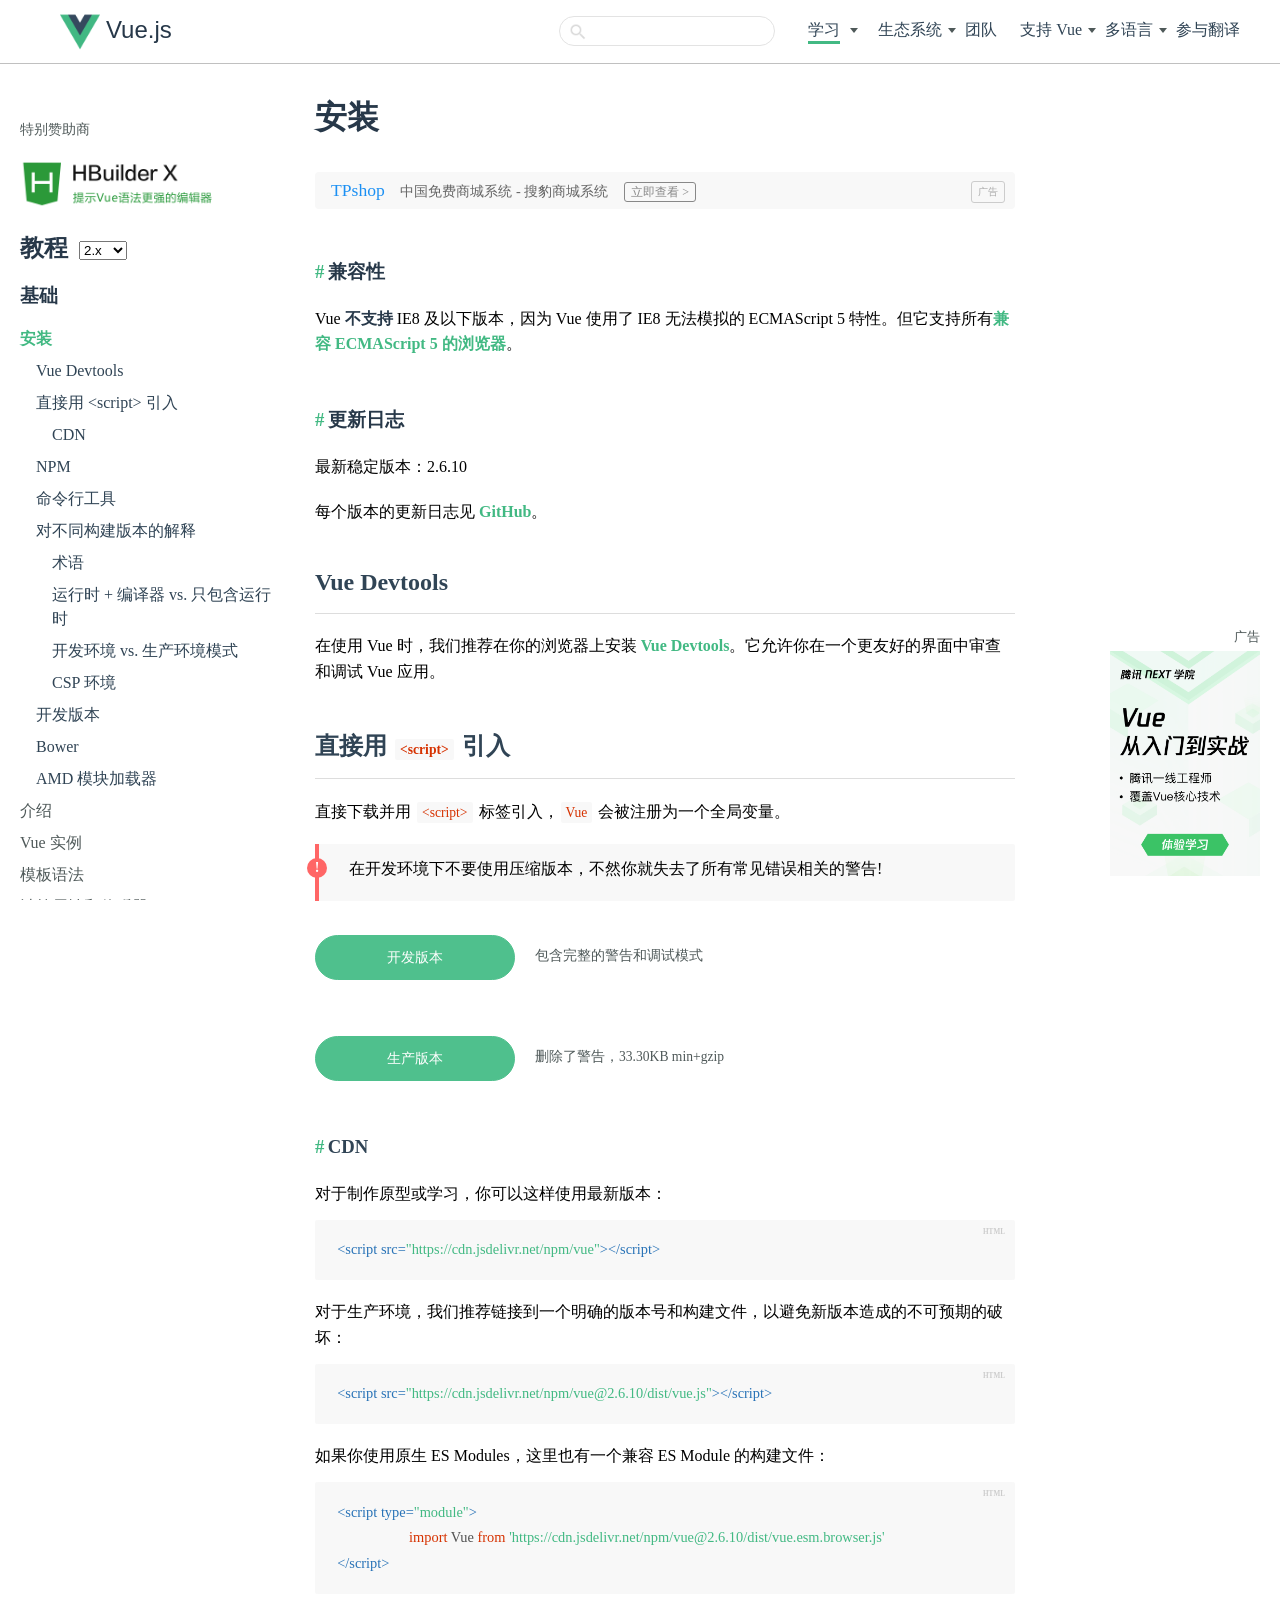
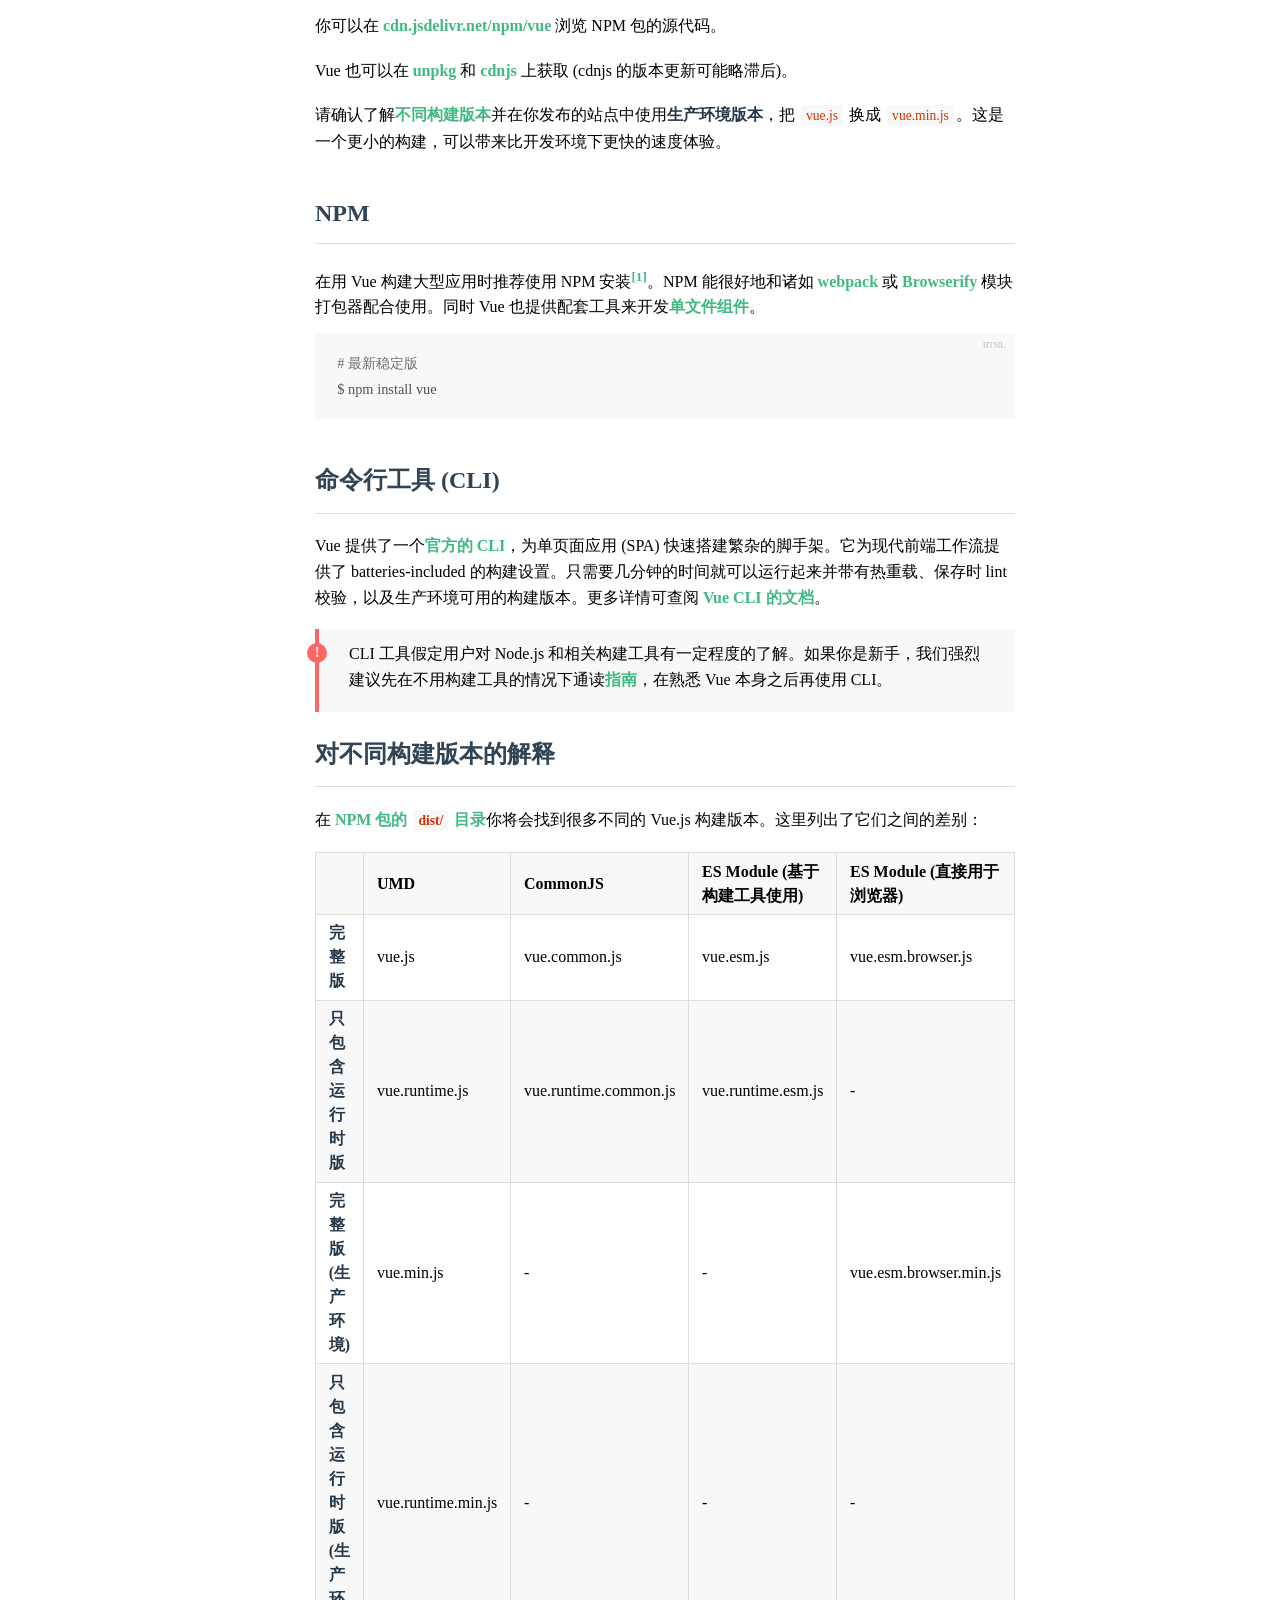
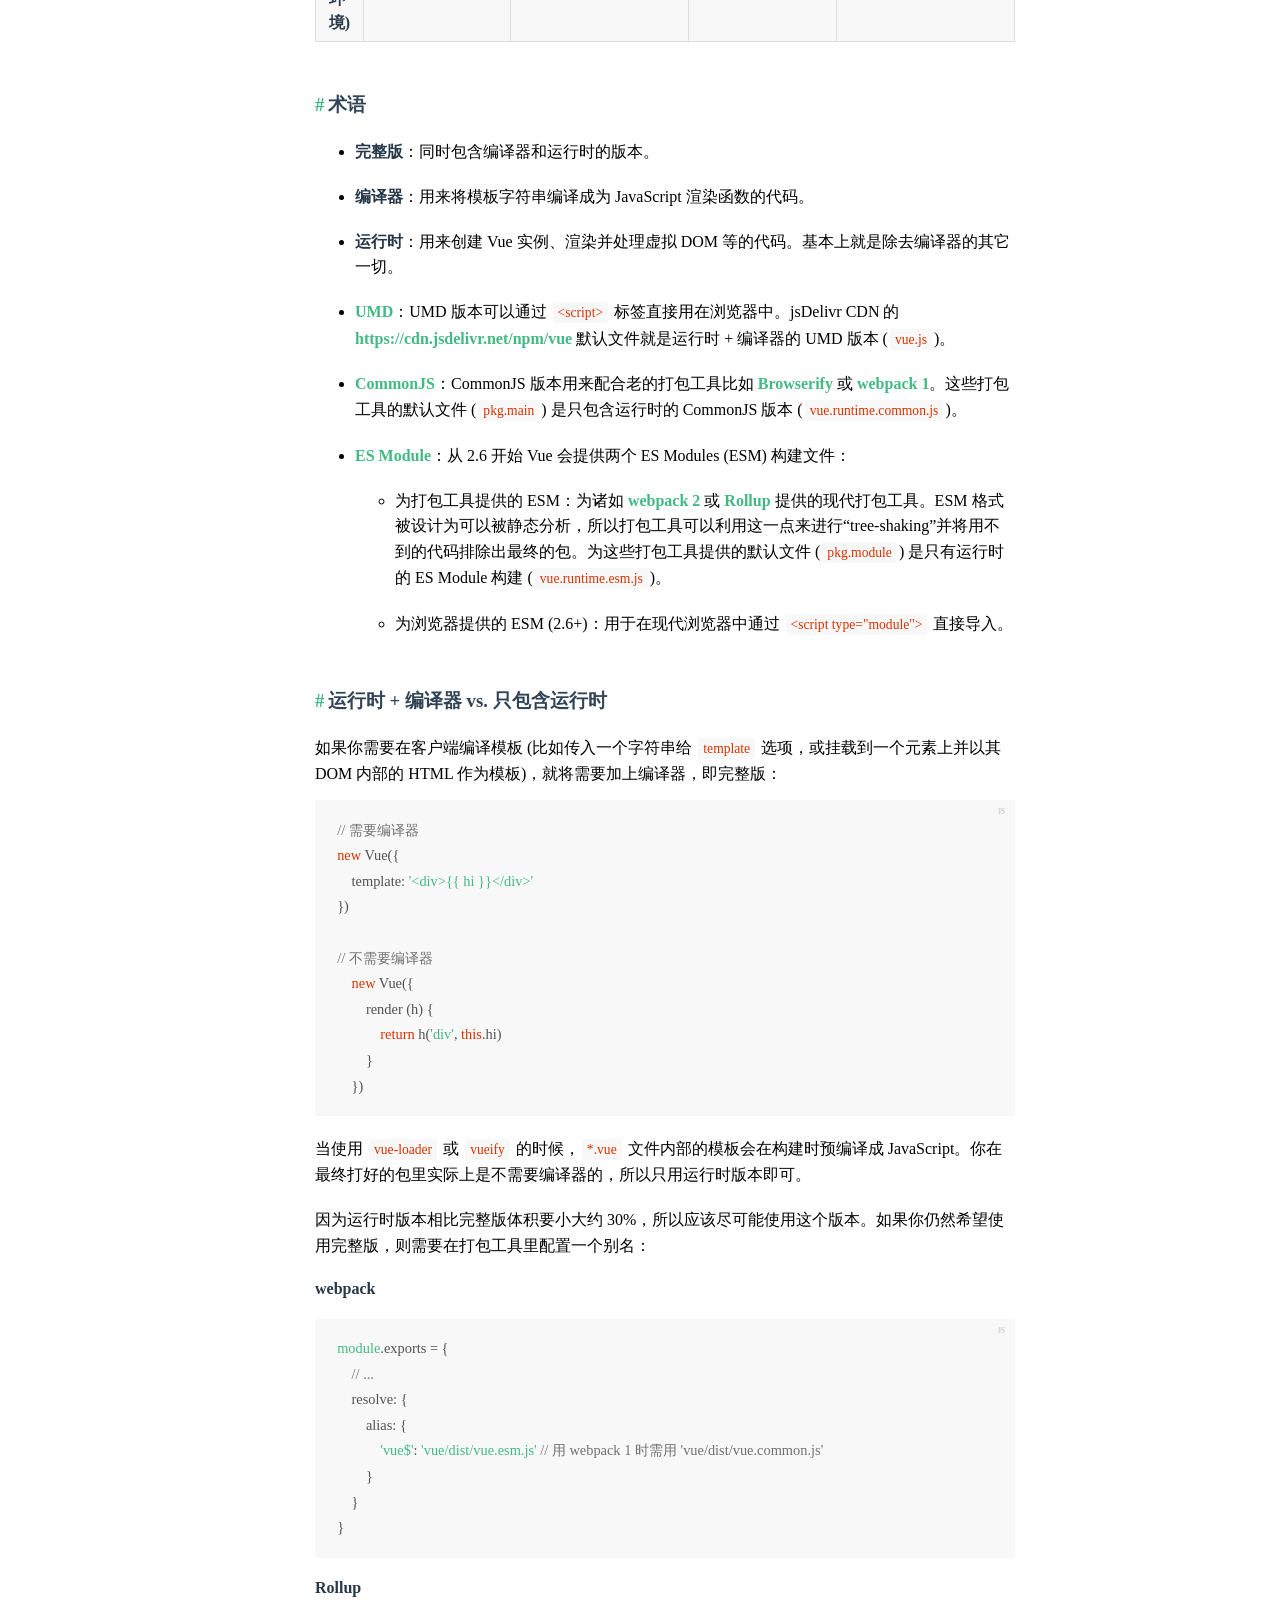
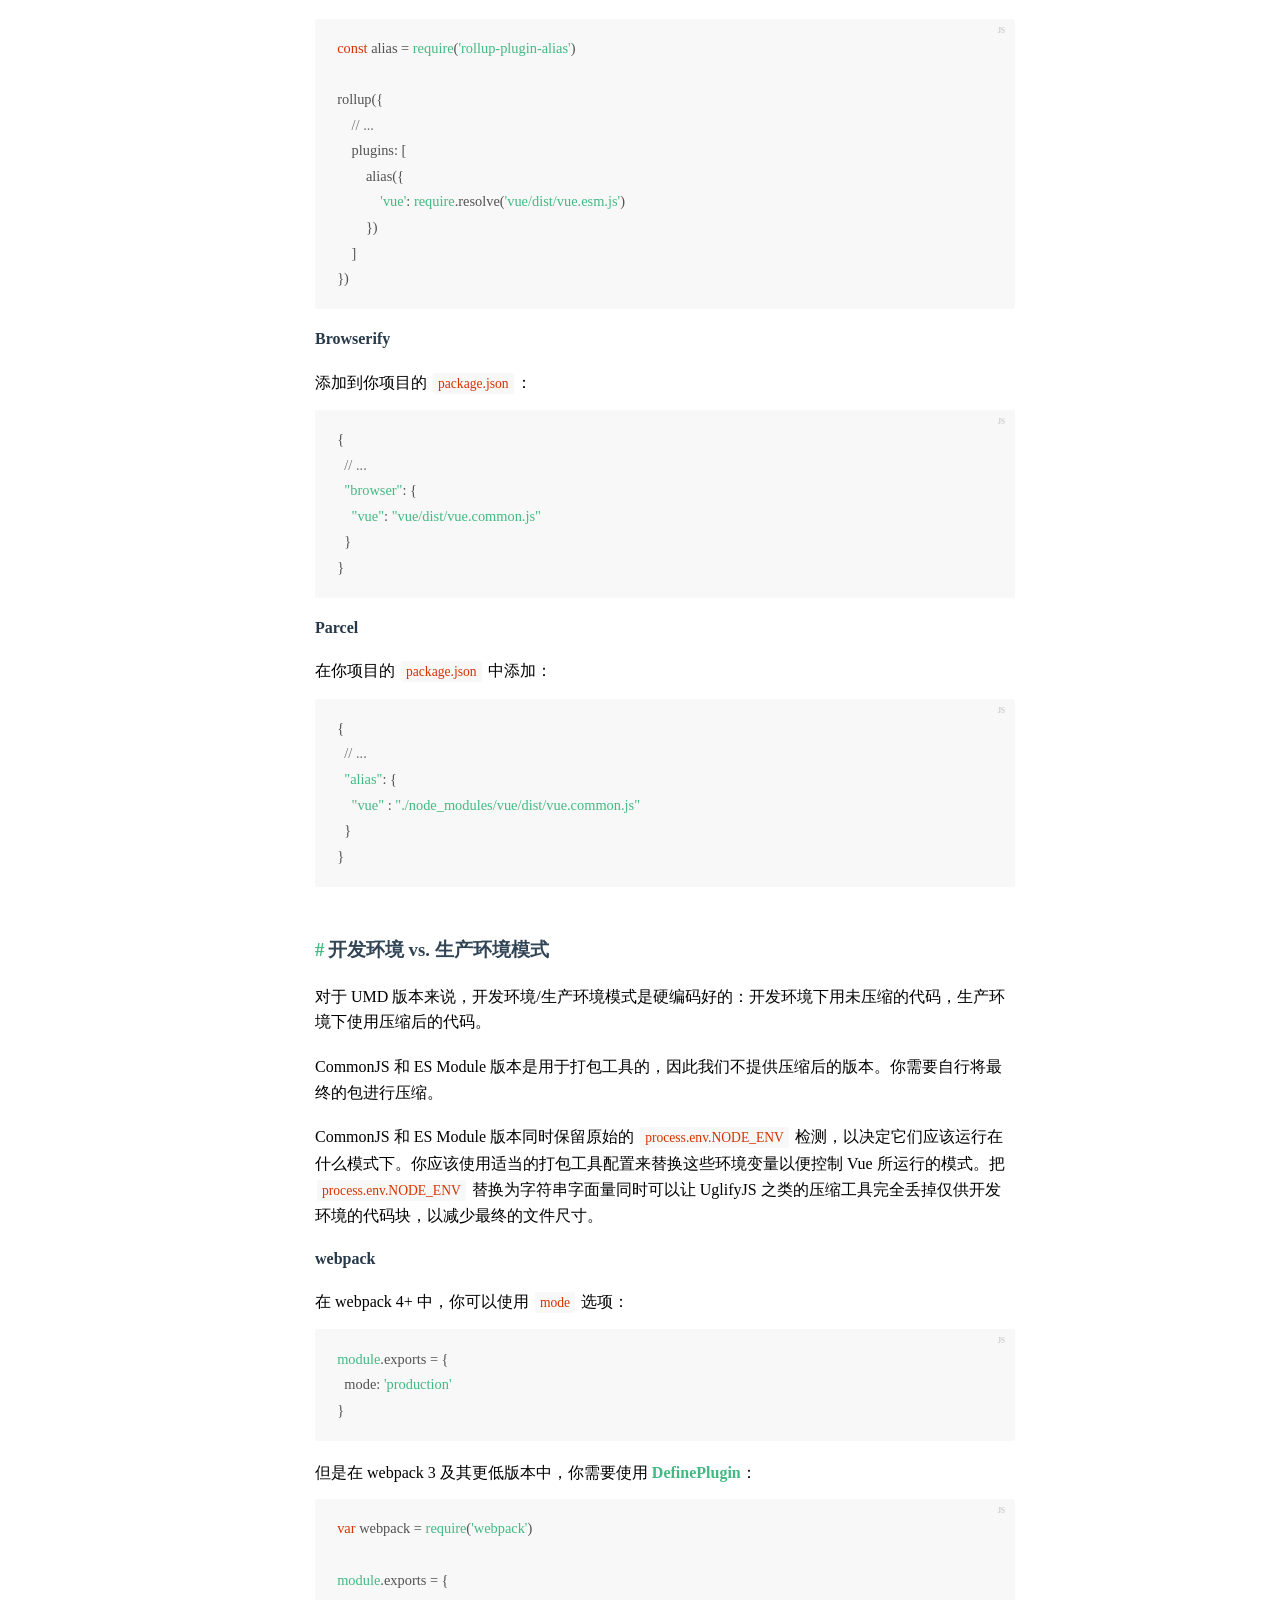
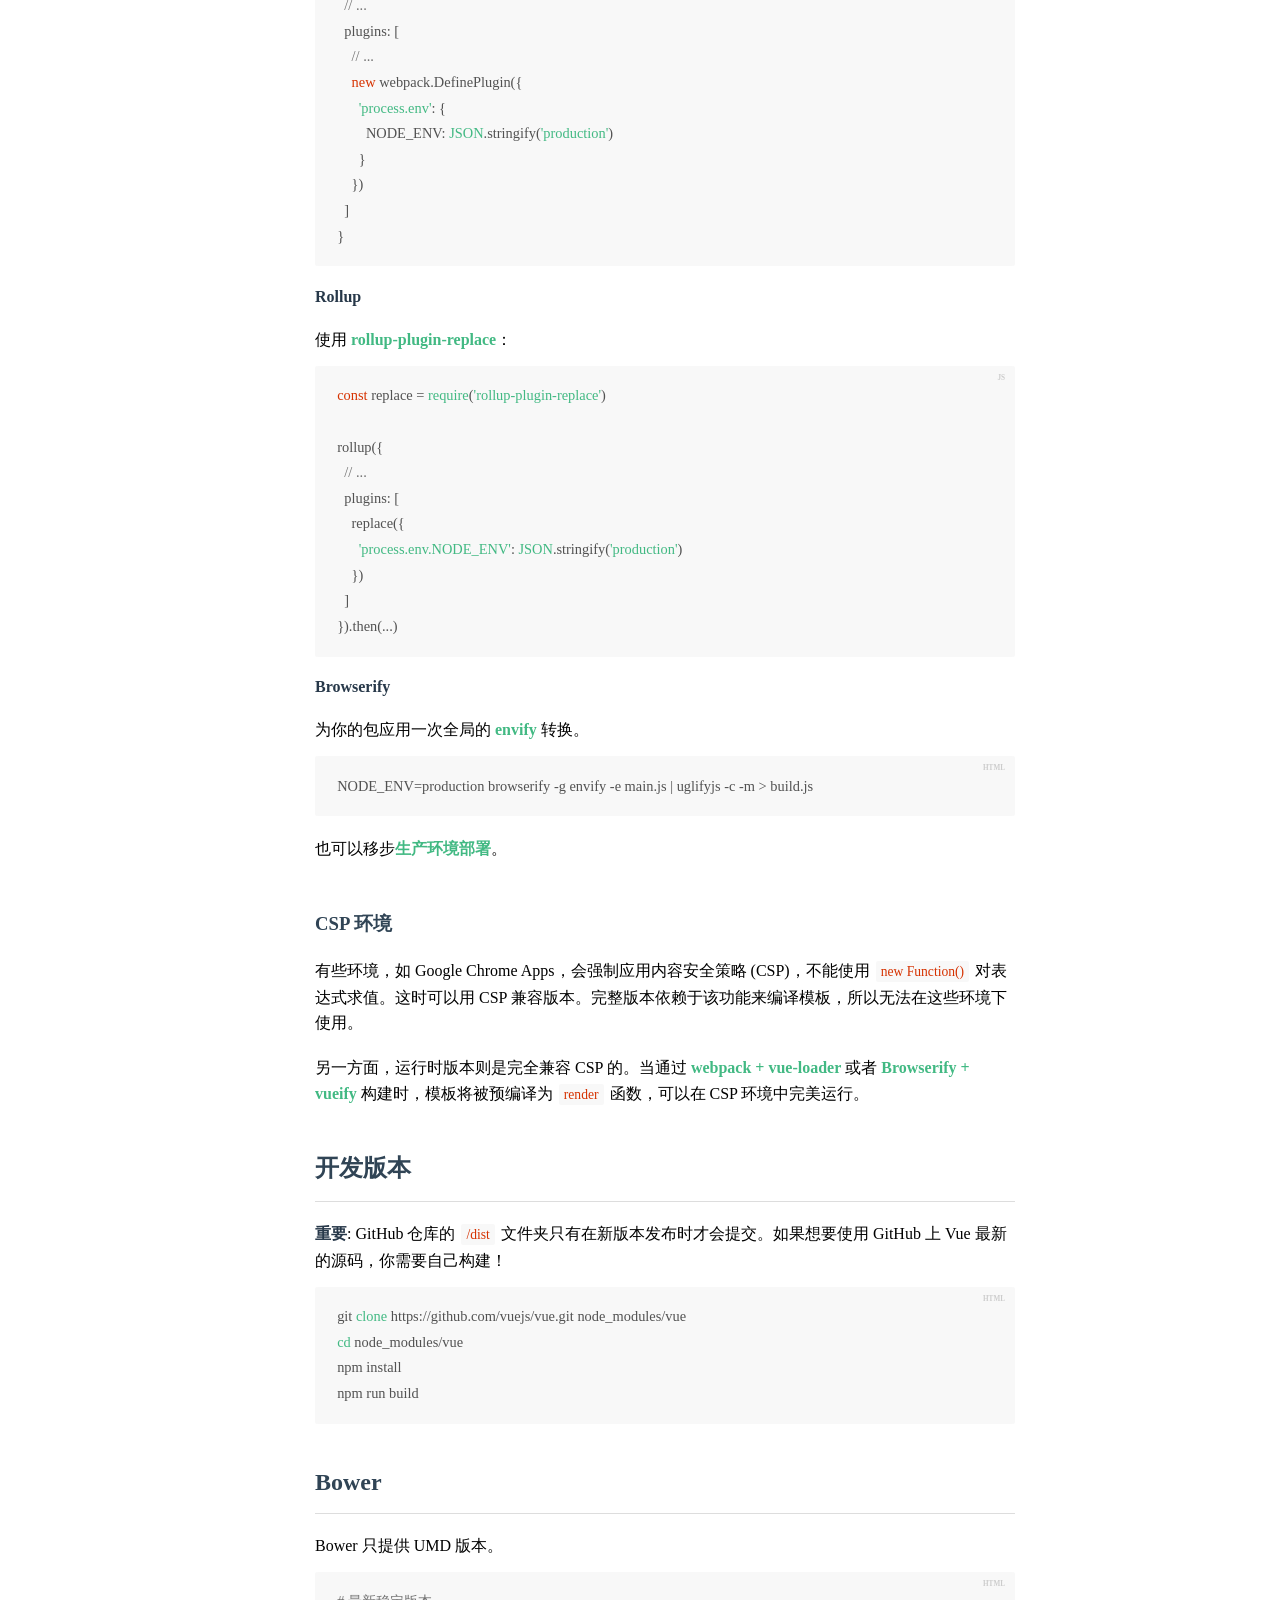
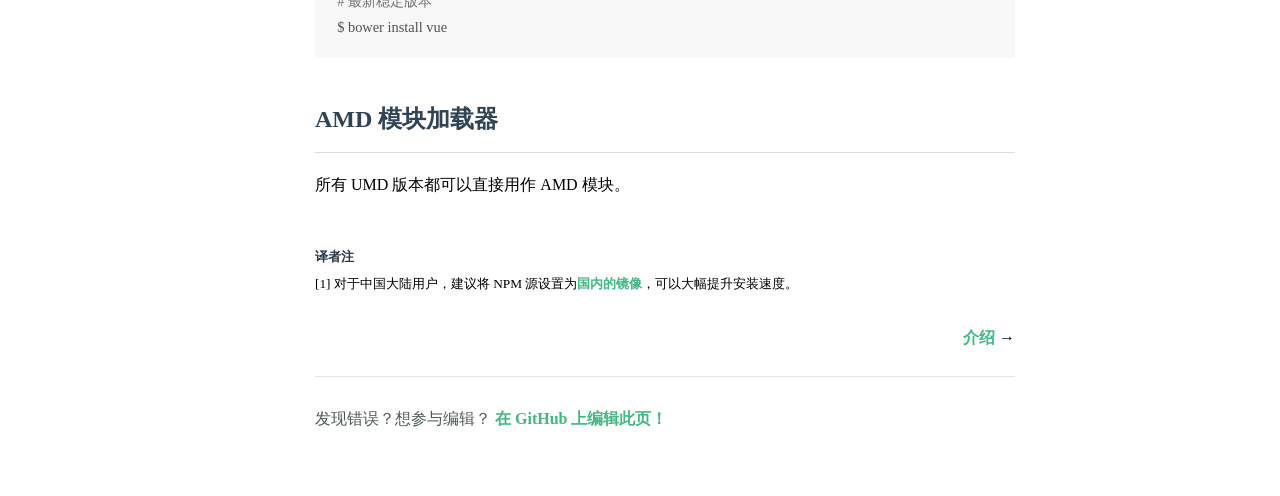
<file: Vue-zzg/install.html>
<!DOCTYPE html>
<html lang="en">

<head>
    <meta charset="UTF-8">
    <meta name="viewport" content="width=device-width, initial-scale=1.0">
    <meta http-equiv="X-UA-Compatible" content="ie=edge">
    <title>安装</title>
    <link rel="stylesheet" href="css/style.css">
    <link rel="stylesheet" href="css/public.css">
</head>

<body>
    <header>
        <div id="header">
            <a id="logo" href="#Vue.js"><img src="img/logo.png" alt="" /><span>Vue.js</span></a>
            <ul id="nav">
                <li>
                    <form id="search-form"><input type="text" id="search-query-nav"></form>
                </li>
                <li class="nav-dropdown-container learn">
                    <a class="nav-link nav-link-block">学习</a>
                    <span class="arrow"></span>
                    <ul class="nav-dropdown">
                        <li>
                            <h4 class="broder-none">文档</h4>
                        </li>
                        <li>
                            <ul>
                                <li><a href="#" class="nav-link">教程</a></li>
                                <li><a href="#" class="nav-link">API</a></li>
                                <li><a href="#" class="nav-link">风格指南</a></li>
                                <li><a href="#" class="nav-link">示例</a></li>
                                <li><a href="#" class="nav-link">Cookbook</a></li>
                            </ul>
                        </li>
                        <li>
                            <h4>视频教程</h4>
                        </li>
                        <li>
                            <ul>
                                <li><a href="#" class="nav-link">Vue Mastery (英文)</a></li>
                                <li><a href="#" class="nav-link">Vue School (英文)</a></li>
                            </ul>
                        </li>
                    </ul>
                </li>
                <li class="nav-dropdown-container ecosystem">
                    <a class="nav-link">生态系统</a><span class="arrow"></span>
                    <ul class="nav-dropdown">
                        <li>
                            <h4>帮助</h4>
                        </li>
                        <li>
                            <ul>
                                <li><a href="#" class="nav-link" target="_blank">论坛</a></li>
                                <li><a href="#" class="nav-link" target="_blank">聊天室</a></li>
                                <li><a href="#" class="nav-link" target="_blank">聚会</a></li>
                            </ul>
                        </li>
                        <li>
                            <h4>工具</h4>
                        </li>
                        <li>
                            <ul>
                                <li><a href="#" class="nav-link" target="_blank">Devtools</a></li>
                                <li><a href="#" class="nav-link" target="_blank">Vue CLI</a></li>
                                <li><a href="#" class="nav-link" target="_blank">Vue Loader</a></li>
                            </ul>
                        </li>
                        <li>
                            <h4>核心插件</h4>
                        </li>
                        <li>
                            <ul>
                                <li><a href="#" class="nav-link" target="_blank">Vue Router</a></li>
                                <li><a href="#" class="nav-link" target="_blank">Vuex</a></li>
                                <li><a href="#" class="nav-link" target="_blank">Vue 服务端渲染</a></li>
                            </ul>
                        </li>
                        <li>
                            <h4>信息</h4>
                        </li>
                        <li>
                            <ul>
                                <li><a href="#" class="nav-link" target="_blank">周刊</a></li>
                                <li><a href="#" class="nav-link" target="_blank">Roadmap</a></li>
                                <li><a href="#" class="nav-link" target="_blank">活动</a></li>
                                <li><a href="#" class="nav-link" target="_blank">Twitter</a></li>
                                <li><a href="#" class="nav-link" target="_blank">博客</a></li>
                                <li><a href="#" class="nav-link" target="_blank">工作</a></li>
                            </ul>
                        </li>
                        <li>
                            <h4>资源列表</h4>
                        </li>
                        <li>
                            <ul>
                                <li><a href="#" class="nav-link" target="_blank">官方仓库</a></li>
                                <li><a href="#" class="nav-link" target="_blank">Vue 优选</a></li>
                                <li><a href="#" class="nav-link" target="_blank">Vue 资源</a></li>
                            </ul>
                        </li>
                    </ul>
                </li>
                <li>
                    <a href="#" class="nav-link team">团队</a>
                </li>
                <li class="nav-dropdown-container support-vue">
                    <a href="#" class="nav-link">支持 Vue</a><span class="arrow"></span>
                    <ul class="nav-dropdown">
                        <li>
                            <ul>
                                <li><a href="#" class="nav-link">一次性赞助</a></li>
                                <li><a href="#" class="nav-link">周期性赞助</a></li>
                                <li><a href="#" class="nav-link">贴纸</a></li>
                                <li><a href="#" target="_blank" class="nav-link">T 恤商店</a></li>
                            </ul>
                        </li>
                    </ul>
                </li>
                <li class="nav-dropdown-container language">
                    <a class="nav-link">多语言</a><span class="arrow"></span>
                    <ul class="nav-dropdown">
                        <li><a href="#" class="nav-link" target="_blank">English</a></li>
                        <li><a href="#" class="nav-link" target="_blank">日本語</a></li>
                        <li><a href="#" class="nav-link" target="_blank">Русский</a></li>
                        <li><a href="#" class="nav-link" target="_blank">한국어</a></li>
                        <li><a href="#" class="nav-link" target="_blank">Português</a></li>
                        <li><a href="#" class="nav-link" target="_blank">Français</a></li>
                        <li><a href="#" class="nav-link" target="_blank">Tiếng Việt</a>
                        </li>
                    </ul>
                </li>
                <li><a href="#" target="_blank" class="nav-link contribute">参与翻译</a></li>
            </ul>
        </div>
    </header>
    <section>
        <div id="main" class="fix-sidebar">
            <div class="sidebar">
                <div class="sidebar-inner">
                    <div class="list">
                        <div id="sidebar-sponsors-special">
                            <div class="main-sponsor">
                                <span>特别赞助商</span>
                                <div>
                                    <a href="#" class="logo">
                                        <img src="img/dcloud.gif" alt="">
                                    </a>
                                </div>
                            </div>
                        </div>
                        <h2>教程
                            <select class="version-select">
                                <option value="SELF" selected="">2.x</option>
                                <option value="v1">1.0</option>
                                <option value="012">0.12</option>
                                <option value="011">0.11</option>
                            </select>
                        </h2>
                        <ul class="menu-root">
                            <li>
                                <h3>基础</h3>
                            </li>
                            <li>
                                <a href="" class="sidebar-link current">安装</a>
                                <ul class="menu-sub">
                                    <li><a class="section-link active" href="#Vue-Devtools">Vue Devtools</a></li>
                                    <li><a class="section-link" href="#直接用-lt-script-gt-引入">直接用 &lt;script&gt; 引入</a></li>
                                    <ul>
                                        <li><a class="section-link" href="#CDN">CDN</a></li>
                                    </ul>
                                    <li><a class="section-link" href="#NPM">NPM</a></li>
                                    <li><a class="section-link" href="#命令行工具-CLI">命令行工具 </a></li>
                                    <li><a class="section-link" href="#对不同构建版本的解释">对不同构建版本的解释</a></li>
                                    <ul>
                                        <li><a class="section-link" href="#术语">术语</a></li>
                                        <li><a class="section-link" href="#运行时-编译器-vs-只包含运行时">运行时 + 编译器 vs. 只包含运行时</a></li>
                                        <li><a class="section-link" href="#开发环境-vs-生产环境模式">开发环境 vs. 生产环境模式</a></li>
                                        <li><a class="section-link" href="#CSP-环境">CSP 环境</a></li>
                                    </ul>
                                    <li><a class="section-link" href="#开发版本">开发版本</a></li>
                                    <li><a class="section-link" href="#Bower">Bower</a></li>
                                    <li><a class="section-link" href="#AMD-模块加载器">AMD 模块加载器</a></li>
                                </ul>
                            </li>
                            <li>
                                <a href="" class="sidebar-link">介绍</a>
                            </li>
                            <li>
                                <a href="" class="sidebar-link">Vue 实例</a>
                            </li>
                            <li>
                                <a href="" class="sidebar-link">模板语法</a>
                            </li>
                            <li>
                                <a href="" class="sidebar-link">计算属性和侦听器</a>
                            </li>
                            <li>
                                <a href="" class="sidebar-link">Class 与 Style 绑定</a>
                            </li>
                            <li>
                                <a href="" class="sidebar-link">条件渲染</a>
                            </li>
                            <li>
                                <a href="" class="sidebar-link">列表渲染</a>
                            </li>
                            <li>
                                <a href="" class="sidebar-link">事件处理</a>
                            </li>
                            <li>
                                <a href="" class="sidebar-link">表单输入绑定</a>
                            </li>
                            <li>
                                <a href="" class="sidebar-link">组件基础</a>
                            </li>
                            <li>
                                <h3>深入了解组件</h3>
                            </li>
                            <li>
                                <a href="" class="sidebar-link">组件注册</a>
                            </li>
                            <li>
                                <a href="" class="sidebar-link">Prop</a>
                            </li>
                            <li>
                                <a href="" class="sidebar-link">自定义事件</a>
                            </li>
                            <li>
                                <a href="" class="sidebar-link">插槽</a>
                            </li>
                            <li>
                                <a href="" class="sidebar-link">动态组件 &amp; 异步组件</a>
                            </li>
                            <li>
                                <a href="" class="sidebar-link">处理边界情况</a>
                            </li>
                            <li>
                                <h3>过渡 &amp; 动画</h3>
                            </li>
                            <li>
                                <a href="" class="sidebar-link">进入/离开 &amp; 列表过渡</a>
                            </li>
                            <li>
                                <a href="" class="sidebar-link">状态过渡</a>
                            </li>
                            <li>
                                <h3>可复用性 &amp; 组合</h3>
                            </li>
                            <li>
                                <a href="" class="sidebar-link">混入</a>
                            </li>
                            <li>
                                <a href="" class="sidebar-link">自定义指令</a>
                            </li>
                            <li>
                                <a href="" class="sidebar-link">渲染函数 &amp; JSX</a>
                            </li>
                            <li>
                                <a href="" class="sidebar-link">插件</a>
                            </li>
                            <li>
                                <a href="" class="sidebar-link">过滤器</a>
                            </li>
                            <li>
                                <h3>工具</h3>
                            </li>
                            <li>
                                <a href="" class="sidebar-link">单文件组件</a>
                            </li>
                            <li>
                                <a href="" class="sidebar-link">单元测试</a>
                            </li>
                            <li>
                                <a href="" class="sidebar-link">TypeScript 支持</a>
                            </li>
                            <li>
                                <a href="" class="sidebar-link">生产环境部署</a>
                            </li>
                            <li>
                                <h3>规模化</h3>
                            </li>
                            <li>
                                <a href="" class="sidebar-link">路由</a>
                            </li>
                            <li>
                                <a href="" class="sidebar-link">状态管理</a>
                            </li>
                            <li>
                                <a href="" class="sidebar-link">服务端渲染</a>
                            </li>
                            <li>
                                <h3>内在</h3>
                            </li>
                            <li>
                                <a href="" class="sidebar-link">深入响应式原理</a>
                            </li>
                            <li>
                                <h3>迁移</h3>
                            </li>
                            <li>
                                <a href="" class="sidebar-link">从 Vue 1.x 迁移</a>
                            </li>
                            <li>
                                <a href="" class="sidebar-link">从 Vue Router 0.7.x 迁移</a>
                            </li>
                            <li>
                                <a href="" class="sidebar-link">从 Vuex 0.6.x 迁移到 1.0</a>
                            </li>
                            <li>
                                <h3>更多</h3>
                            </li>
                            <li>
                                <a href="" class="sidebar-link">对比其他框架</a>
                            </li>
                            <li>
                                <a href="" class="sidebar-link">加入 Vue.js 社区</a>
                            </li>
                            <li>
                                <a href="" class="sidebar-link">认识团队</a>
                            </li>
                        </ul>
                    </div>
                </div>
            </div>
            <div class="content guide with-sidebar instance-guide">
                <div id="ad">
                    <span style="float: right;">广告</span>
                    <a href="#">
                        <img src="img/tencent-ad.png">
                    </a>
                </div>
                <h1>安装</h1>
                <div class="ad-pagetop">
                    <a href="">
                      <span class="name">TPshop</span>
                      <span class="description">中国免费商城系统 - 搜豹商城系统</span>
                      <span class="action">立即查看 &gt;</span>
                    </a>
                </div>
                <h3 id="兼容性"><a href="#兼容性" class="headerlink"></a><span class="colorgreen">#</span>兼容性</h3>
                <p>Vue <strong>不支持</strong> IE8 及以下版本，因为 Vue 使用了 IE8 无法模拟的 ECMAScript 5 特性。但它支持所有<a href="">兼容 ECMAScript 5 的浏览器</a>。</p>
                <h3 id="更新日志"><a href="#更新日志" class="headerlink"></a><span class="colorgreen">#</span>更新日志</h3>
                <p>最新稳定版本：2.6.10</p>
                <p>每个版本的更新日志见 <a href="">GitHub</a>。</p>
                <h2 id="Vue-Devtools"><a href="#Vue-Devtools" class="headerlink">Vue Devtools</a></h2>
                <p>在使用 Vue 时，我们推荐在你的浏览器上安装 <a href="">Vue Devtools</a>。它允许你在一个更友好的界面中审查和调试 Vue 应用。</p>
                <h2 id="直接用-lt-script-gt-引入"><a href="#直接用-lt-script-gt-引入" class="headerlink">直接用 <code>&lt;script&gt;</code> 引入</a></h2>
                <p>直接下载并用 <code>&lt;script&gt;</code> 标签引入，<code>Vue</code> 会被注册为一个全局变量。</p>
                <p class="tip">在开发环境下不要使用压缩版本，不然你就失去了所有常见错误相关的警告!</p>
                <div id="downloads"><br><a class="button" href="" download="">开发版本</a><span class="light info">包含完整的警告和调试模式</span><br><br>  <a class="button" href="">生产版本</a><span class="light info">删除了警告，33.30KB min+gzip</span><br></div>
                <h3 id="CDN"><a href="#CDN" class="headerlink"><span class="colorgreen">#</span>CDN</a></h3>
                <p>对于制作原型或学习，你可以这样使用最新版本：</p>
                <pre><code class="hljs html"><span class="hljs-tag">&lt;<span class="hljs-name">script</span> <span class="hljs-attr">src</span>=<span class="hljs-string">"https://cdn.jsdelivr.net/npm/vue"</span>&gt;</span><span class="undefined"></span><span class="hljs-tag">&lt;/<span class="hljs-name">script</span>&gt;</span></code></pre>
                <p>对于生产环境，我们推荐链接到一个明确的版本号和构建文件，以避免新版本造成的不可预期的破坏：</p>
                <pre><code class="hljs html"><span class="hljs-tag">&lt;<span class="hljs-name">script</span> <span class="hljs-attr">src</span>=<span class="hljs-string">"https://cdn.jsdelivr.net/npm/vue@2.6.10/dist/vue.js"</span>&gt;</span><span class="undefined"></span><span class="hljs-tag">&lt;/<span class="hljs-name">script</span>&gt;</span></code></pre>
                <p>如果你使用原生 ES Modules，这里也有一个兼容 ES Module 的构建文件：</p>
                <pre><code class="hljs html"><span class="hljs-tag">&lt;<span class="hljs-name">script</span> <span class="hljs-attr">type</span>=<span class="hljs-string">"module"</span>&gt;</span><span class="javascript">
                    <span class="hljs-keyword">import</span> Vue <span class="hljs-keyword">from</span> <span class="hljs-string">'https://cdn.jsdelivr.net/npm/vue@2.6.10/dist/vue.esm.browser.js'</span>
</span><span class="hljs-tag">&lt;/<span class="hljs-name">script</span>&gt;</span></code></pre>
                <p>你可以在 <a href="">cdn.jsdelivr.net/npm/vue</a> 浏览 NPM 包的源代码。</p>
                <p>Vue 也可以在 <a href="">unpkg</a> 和 <a href="">cdnjs</a> 上获取 (cdnjs 的版本更新可能略滞后)。</p>
                <p>请确认了解<a href="#对不同构建版本的解释">不同构建版本</a>并在你发布的站点中使用<strong>生产环境版本</strong>，把 <code>vue.js</code> 换成 <code>vue.min.js</code>。这是一个更小的构建，可以带来比开发环境下更快的速度体验。</p>
                <h2 id="NPM"><a href="#NPM" class="headerlink">NPM</a></h2>
                <p>在用 Vue 构建大型应用时推荐使用 NPM 安装<sup><a href="#footnote-1">[1]</a></sup>。NPM 能很好地和诸如 <a href="" >webpack</a> 或 <a href="">Browserify</a> 模块打包器配合使用。同时 Vue 也提供配套工具来开发<a href="">单文件组件</a>。</p>
                <pre><code class="hljs bash"><span class="hljs-comment"># 最新稳定版</span>
$ npm install vue</code></pre>
                <h2 id="命令行工具-CLI"><a href="#命令行工具-CLI" class="headerlink">命令行工具 (CLI)</a></h2>
                <p>Vue 提供了一个<a href="">官方的 CLI</a>，为单页面应用 (SPA) 快速搭建繁杂的脚手架。它为现代前端工作流提供了 batteries-included 的构建设置。只需要几分钟的时间就可以运行起来并带有热重载、保存时 lint 校验，以及生产环境可用的构建版本。更多详情可查阅 <a href="">Vue CLI 的文档</a>。</p>
                <p class="tip">CLI 工具假定用户对 Node.js 和相关构建工具有一定程度的了解。如果你是新手，我们强烈建议先在不用构建工具的情况下通读<a href="">指南</a>，在熟悉 Vue 本身之后再使用 CLI。</p>
                <h2 id="对不同构建版本的解释"><a href="#对不同构建版本的解释" class="headerlink">对不同构建版本的解释</a></h2>
                <p>在 <a href="">NPM 包的 <code>dist/</code> 目录</a>你将会找到很多不同的 Vue.js 构建版本。这里列出了它们之间的差别：</p>
                <table>
                    <thead>
                        <tr>
                            <th></th>
                            <th>UMD</th>
                            <th>CommonJS</th>
                            <th>ES Module (基于构建工具使用)</th>
                            <th>ES Module (直接用于浏览器)</th>
                        </tr>
                    </thead>
                    <tbody>
                    <tr>
                    <td><strong>完整版</strong></td>
                    <td>vue.js</td>
                    <td>vue.common.js</td>
                    <td>vue.esm.js</td>
                    <td>vue.esm.browser.js</td>
                    </tr>
                    <tr>
                    <td><strong>只包含运行时版</strong></td>
                    <td>vue.runtime.js</td>
                    <td>vue.runtime.common.js</td>
                    <td>vue.runtime.esm.js</td>
                    <td>-</td>
                    </tr>
                    <tr>
                    <td><strong>完整版 (生产环境)</strong></td>
                    <td>vue.min.js</td>
                    <td>-</td>
                    <td>-</td>
                    <td>vue.esm.browser.min.js</td>
                    </tr>
                    <tr>
                    <td><strong>只包含运行时版 (生产环境)</strong></td>
                    <td>vue.runtime.min.js</td>
                    <td>-</td>
                    <td>-</td>
                    <td>-</td>
                    </tr>
                    </tbody>
                </table>
                <h3 id="术语"><a href="#术语" class="headerlink"><span class="colorgreen">#</span>术语</a></h3>
                <ul>
                    <li><p><strong>完整版</strong>：同时包含编译器和运行时的版本。</p>
                    </li>
                    <li><p><strong>编译器</strong>：用来将模板字符串编译成为 JavaScript 渲染函数的代码。</p>
                    </li>
                    <li><p><strong>运行时</strong>：用来创建 Vue 实例、渲染并处理虚拟 DOM 等的代码。基本上就是除去编译器的其它一切。</p>
                    </li>
                    <li><p><strong><a href="">UMD</a></strong>：UMD 版本可以通过 <code>&lt;script&gt;</code> 标签直接用在浏览器中。jsDelivr CDN 的 <a href="">https://cdn.jsdelivr.net/npm/vue</a> 默认文件就是运行时 + 编译器的 UMD 版本 (<code>vue.js</code>)。</p>
                    </li>
                    <li><p><strong><a href="">CommonJS</a></strong>：CommonJS 版本用来配合老的打包工具比如 <a href="">Browserify</a> 或 <a href="">webpack 1</a>。这些打包工具的默认文件 (<code>pkg.main</code>) 是只包含运行时的 CommonJS 版本 (<code>vue.runtime.common.js</code>)。</p>
                    </li>
                    <li><p><strong><a href="">ES Module</a></strong>：从 2.6 开始 Vue 会提供两个 ES Modules (ESM) 构建文件：</p>
                    <ul>
                    <li><p>为打包工具提供的 ESM：为诸如 <a href="">webpack 2</a> 或 <a href="">Rollup</a> 提供的现代打包工具。ESM 格式被设计为可以被静态分析，所以打包工具可以利用这一点来进行“tree-shaking”并将用不到的代码排除出最终的包。为这些打包工具提供的默认文件 (<code>pkg.module</code>) 是只有运行时的 ES Module 构建 (<code>vue.runtime.esm.js</code>)。</p>
                    </li>
                    <li><p>为浏览器提供的 ESM (2.6+)：用于在现代浏览器中通过 <code>&lt;script type="module"&gt;</code> 直接导入。</p>
                    </li>
                    </ul>
                    </li>
                    </ul>
                    <h3 id="运行时-编译器-vs-只包含运行时"><a href="#运行时-编译器-vs-只包含运行时" class="headerlink"><span class="colorgreen">#</span>运行时 + 编译器 vs. 只包含运行时</a></h3>
                    <p>如果你需要在客户端编译模板 (比如传入一个字符串给 <code>template</code> 选项，或挂载到一个元素上并以其 DOM 内部的 HTML 作为模板)，就将需要加上编译器，即完整版：</p>
                    <pre><code class="hljs js"><span class="hljs-comment">// 需要编译器</span>
<span class="hljs-keyword">new</span> Vue({
    <span class="hljs-attr">template</span>: <span class="hljs-string">'&lt;div&gt;{{ hi }}&lt;/div&gt;'</span>
})
                        
<span class="hljs-comment">// 不需要编译器</span>
    <span class="hljs-keyword">new</span> Vue({
        render (h) {
            <span class="hljs-keyword">return</span> h(<span class="hljs-string">'div'</span>, <span class="hljs-keyword">this</span>.hi)
        }
    })</code></pre>
                    <p>当使用 <code>vue-loader</code> 或 <code>vueify</code> 的时候，<code>*.vue</code> 文件内部的模板会在构建时预编译成 JavaScript。你在最终打好的包里实际上是不需要编译器的，所以只用运行时版本即可。</p>
                    <p>因为运行时版本相比完整版体积要小大约 30%，所以应该尽可能使用这个版本。如果你仍然希望使用完整版，则需要在打包工具里配置一个别名：</p>
                    <h4 id="webpack"><a href="#webpack" class="headerlink"></a>webpack</h4>
                    <pre><code class="hljs js"><span class="hljs-built_in">module</span>.exports = {
    <span class="hljs-comment">// ...</span>
    resolve: {
        <span class="hljs-attr">alias</span>: {
            <span class="hljs-string">'vue$'</span>: <span class="hljs-string">'vue/dist/vue.esm.js'</span> <span class="hljs-comment">// 用 webpack 1 时需用 'vue/dist/vue.common.js'</span>
        }
    }
}</code></pre>
                    <h4 id="Rollup"><a href="#Rollup" class="headerlink" title="Rollup"></a>Rollup</h4>
                    <pre><code class="hljs js"><span class="hljs-keyword">const</span> alias = <span class="hljs-built_in">require</span>(<span class="hljs-string">'rollup-plugin-alias'</span>)

rollup({
    <span class="hljs-comment">// ...</span>
    plugins: [
        alias({
            <span class="hljs-string">'vue'</span>: <span class="hljs-built_in">require</span>.resolve(<span class="hljs-string">'vue/dist/vue.esm.js'</span>)
        })
    ]
})</code></pre>
                    <h4 id="Browserify"><a href="#Browserify" class="headerlink"></a>Browserify</h4>
                    <p>添加到你项目的 <code>package.json</code>：</p>
<pre><code class="hljs js">{
  <span class="hljs-comment">// ...</span>
  <span class="hljs-string">"browser"</span>: {
    <span class="hljs-string">"vue"</span>: <span class="hljs-string">"vue/dist/vue.common.js"</span>
  }
}</code></pre>
                    <h4 id="Parcel"><a href="#Parcel" class="headerlink" title="Parcel"></a>Parcel</h4>
                    <p>在你项目的 <code>package.json</code> 中添加：</p>
                    <pre><code class="hljs js">{
  <span class="hljs-comment">// ...</span>
  <span class="hljs-string">"alias"</span>: {
    <span class="hljs-string">"vue"</span> : <span class="hljs-string">"./node_modules/vue/dist/vue.common.js"</span>
  }
}</code></pre>
                    <h3 id="开发环境-vs-生产环境模式"><a href="#开发环境-vs-生产环境模式" class="headerlink"><span class="colorgreen">#</span>开发环境 vs. 生产环境模式</a></h3>
                    <p>对于 UMD 版本来说，开发环境/生产环境模式是硬编码好的：开发环境下用未压缩的代码，生产环境下使用压缩后的代码。</p>
                    <p>CommonJS 和 ES Module 版本是用于打包工具的，因此我们不提供压缩后的版本。你需要自行将最终的包进行压缩。</p>
                    <p>CommonJS 和 ES Module 版本同时保留原始的 <code>process.env.NODE_ENV</code> 检测，以决定它们应该运行在什么模式下。你应该使用适当的打包工具配置来替换这些环境变量以便控制 Vue 所运行的模式。把 <code>process.env.NODE_ENV</code> 替换为字符串字面量同时可以让 UglifyJS 之类的压缩工具完全丢掉仅供开发环境的代码块，以减少最终的文件尺寸。</p>
                    <h4 id="webpack-1"><a href="#webpack-1" class="headerlink"></a>webpack</h4>
                    <p>在 webpack 4+ 中，你可以使用 <code>mode</code> 选项：</p>
                    <pre><code class="hljs js"><span class="hljs-built_in">module</span>.exports = {
  <span class="hljs-attr">mode</span>: <span class="hljs-string">'production'</span>
}</code></pre>
                    <p>但是在 webpack 3 及其更低版本中，你需要使用 <a href="">DefinePlugin</a>：</p>
                    <pre><code class="hljs js"><span class="hljs-keyword">var</span> webpack = <span class="hljs-built_in">require</span>(<span class="hljs-string">'webpack'</span>)

<span class="hljs-built_in">module</span>.exports = {
  <span class="hljs-comment">// ...</span>
  plugins: [
    <span class="hljs-comment">// ...</span>
    <span class="hljs-keyword">new</span> webpack.DefinePlugin({
      <span class="hljs-string">'process.env'</span>: {
        <span class="hljs-attr">NODE_ENV</span>: <span class="hljs-built_in">JSON</span>.stringify(<span class="hljs-string">'production'</span>)
      }
    })
  ]
}</code></pre>
                    <h4 id="Rollup-1"><a href="#Rollup-1" class="headerlink"></a>Rollup</h4>
                    <p>使用 <a href="">rollup-plugin-replace</a>：</p>
                    <pre><code class="hljs js"><span class="hljs-keyword">const</span> replace = <span class="hljs-built_in">require</span>(<span class="hljs-string">'rollup-plugin-replace'</span>)

rollup({
  <span class="hljs-comment">// ...</span>
  plugins: [
    replace({
      <span class="hljs-string">'process.env.NODE_ENV'</span>: <span class="hljs-built_in">JSON</span>.stringify(<span class="hljs-string">'production'</span>)
    })
  ]
}).then(...)</code></pre>
                    <h4 id="Browserify-1"><a href="#Browserify-1" class="headerlink"></a>Browserify</h4>
                    <p>为你的包应用一次全局的 <a href="">envify</a> 转换。</p>
                    <pre><code class="hljs bash">NODE_ENV=production browserify -g envify -e main.js | uglifyjs -c -m &gt; build.js</code></pre>
                    <p>也可以移步<a href="deployment.html">生产环境部署</a>。</p>
                    <h3 id="CSP-环境"><a href="#CSP-环境" class="headerlink">CSP 环境</a></h3>
                    <p>有些环境，如 Google Chrome Apps，会强制应用内容安全策略 (CSP)，不能使用 <code>new Function()</code> 对表达式求值。这时可以用 CSP 兼容版本。完整版本依赖于该功能来编译模板，所以无法在这些环境下使用。</p>
                    <p>另一方面，运行时版本则是完全兼容 CSP 的。当通过 <a href="">webpack + vue-loader</a> 或者 <a href="">Browserify + vueify</a> 构建时，模板将被预编译为 <code>render</code> 函数，可以在 CSP 环境中完美运行。</p>
                    <h2 id="开发版本"><a href="#开发版本" class="headerlink">开发版本</a></h2>
                    <p><strong>重要</strong>: GitHub 仓库的 <code>/dist</code> 文件夹只有在新版本发布时才会提交。如果想要使用 GitHub 上 Vue 最新的源码，你需要自己构建！</p>
                    <pre><code class="hljs bash">git <span class="hljs-built_in">clone</span> https://github.com/vuejs/vue.git node_modules/vue
<span class="hljs-built_in">cd</span> node_modules/vue
npm install
npm run build</code></pre>
                    <h2 id="Bower"><a href="#Bower" class="headerlink">Bower</a></h2>
                    <p>Bower 只提供 UMD 版本。</p>
                    <pre><code class="hljs bash"><span class="hljs-comment"># 最新稳定版本</span>
$ bower install vue</code></pre>
                    <h2 id="AMD-模块加载器"><a href="#AMD-模块加载器" class="headerlink">AMD 模块加载器</a></h2>
                    <p>所有 UMD 版本都可以直接用作 AMD 模块。</p>
                    <p><small><br><strong>译者注</strong><br><a id="footnote-1"></a>[1] 对于中国大陆用户，建议将 NPM 源设置为<a href="">国内的镜像</a>，可以大幅提升安装速度。<br></small></p>
                    <div class="guide-links">
                        <span style="float: right;"><a href="">介绍</a> →</span>
                    </div>
                    <div class="footer">
                  <div class="bsa-cpc"></div>
                      发现错误？想参与编辑？
                      <a href="">
                        在 GitHub 上编辑此页！
                      </a>
                    </div>
                </div>
        </div>
    </section>
</body>

</html>
</file>
<file: zzg-data/layui/css/layui.css>
/** layui-v2.5.4 MIT License By https://www.layui.com */
 .layui-inline,img{display:inline-block;vertical-align:middle}h1,h2,h3,h4,h5,h6{font-weight:400}.layui-edge,.layui-header,.layui-inline,.layui-main{position:relative}.layui-body,.layui-edge,.layui-elip{overflow:hidden}.layui-btn,.layui-edge,.layui-inline,img{vertical-align:middle}.layui-btn,.layui-disabled,.layui-icon,.layui-unselect{-moz-user-select:none;-webkit-user-select:none;-ms-user-select:none}.layui-elip,.layui-form-checkbox span,.layui-form-pane .layui-form-label{text-overflow:ellipsis;white-space:nowrap}.layui-breadcrumb,.layui-tree-btnGroup{visibility:hidden}blockquote,body,button,dd,div,dl,dt,form,h1,h2,h3,h4,h5,h6,input,li,ol,p,pre,td,textarea,th,ul{margin:0;padding:0;-webkit-tap-highlight-color:rgba(0,0,0,0)}a:active,a:hover{outline:0}img{border:none}li{list-style:none}table{border-collapse:collapse;border-spacing:0}h4,h5,h6{font-size:100%}button,input,optgroup,option,select,textarea{font-family:inherit;font-size:inherit;font-style:inherit;font-weight:inherit;outline:0}pre{white-space:pre-wrap;white-space:-moz-pre-wrap;white-space:-pre-wrap;white-space:-o-pre-wrap;word-wrap:break-word}body{line-height:24px;font:14px Helvetica Neue,Helvetica,PingFang SC,Tahoma,Arial,sans-serif}hr{height:1px;margin:10px 0;border:0;clear:both}a{color:#333;text-decoration:none}a:hover{color:#777}a cite{font-style:normal;*cursor:pointer}.layui-border-box,.layui-border-box *{box-sizing:border-box}.layui-box,.layui-box *{box-sizing:content-box}.layui-clear{clear:both;*zoom:1}.layui-clear:after{content:'\20';clear:both;*zoom:1;display:block;height:0}.layui-inline{*display:inline;*zoom:1}.layui-edge{display:inline-block;width:0;height:0;border-width:6px;border-style:dashed;border-color:transparent}.layui-edge-top{top:-4px;border-bottom-color:#999;border-bottom-style:solid}.layui-edge-right{border-left-color:#999;border-left-style:solid}.layui-edge-bottom{top:2px;border-top-color:#999;border-top-style:solid}.layui-edge-left{border-right-color:#999;border-right-style:solid}.layui-disabled,.layui-disabled:hover{color:#d2d2d2!important;cursor:not-allowed!important}.layui-circle{border-radius:100%}.layui-show{display:block!important}.layui-hide{display:none!important}@font-face{font-family:layui-icon;src:url(../font/iconfont.eot?v=250);src:url(../font/iconfont.eot?v=250#iefix) format('embedded-opentype'),url(../font/iconfont.woff2?v=250) format('woff2'),url(../font/iconfont.woff?v=250) format('woff'),url(../font/iconfont.ttf?v=250) format('truetype'),url(../font/iconfont.svg?v=250#layui-icon) format('svg')}.layui-icon{font-family:layui-icon!important;font-size:16px;font-style:normal;-webkit-font-smoothing:antialiased;-moz-osx-font-smoothing:grayscale}.layui-icon-reply-fill:before{content:"\e611"}.layui-icon-set-fill:before{content:"\e614"}.layui-icon-menu-fill:before{content:"\e60f"}.layui-icon-search:before{content:"\e615"}.layui-icon-share:before{content:"\e641"}.layui-icon-set-sm:before{content:"\e620"}.layui-icon-engine:before{content:"\e628"}.layui-icon-close:before{content:"\1006"}.layui-icon-close-fill:before{content:"\1007"}.layui-icon-chart-screen:before{content:"\e629"}.layui-icon-star:before{content:"\e600"}.layui-icon-circle-dot:before{content:"\e617"}.layui-icon-chat:before{content:"\e606"}.layui-icon-release:before{content:"\e609"}.layui-icon-list:before{content:"\e60a"}.layui-icon-chart:before{content:"\e62c"}.layui-icon-ok-circle:before{content:"\1005"}.layui-icon-layim-theme:before{content:"\e61b"}.layui-icon-table:before{content:"\e62d"}.layui-icon-right:before{content:"\e602"}.layui-icon-left:before{content:"\e603"}.layui-icon-cart-simple:before{content:"\e698"}.layui-icon-face-cry:before{content:"\e69c"}.layui-icon-face-smile:before{content:"\e6af"}.layui-icon-survey:before{content:"\e6b2"}.layui-icon-tree:before{content:"\e62e"}.layui-icon-upload-circle:before{content:"\e62f"}.layui-icon-add-circle:before{content:"\e61f"}.layui-icon-download-circle:before{content:"\e601"}.layui-icon-templeate-1:before{content:"\e630"}.layui-icon-util:before{content:"\e631"}.layui-icon-face-surprised:before{content:"\e664"}.layui-icon-edit:before{content:"\e642"}.layui-icon-speaker:before{content:"\e645"}.layui-icon-down:before{content:"\e61a"}.layui-icon-file:before{content:"\e621"}.layui-icon-layouts:before{content:"\e632"}.layui-icon-rate-half:before{content:"\e6c9"}.layui-icon-add-circle-fine:before{content:"\e608"}.layui-icon-prev-circle:before{content:"\e633"}.layui-icon-read:before{content:"\e705"}.layui-icon-404:before{content:"\e61c"}.layui-icon-carousel:before{content:"\e634"}.layui-icon-help:before{content:"\e607"}.layui-icon-code-circle:before{content:"\e635"}.layui-icon-water:before{content:"\e636"}.layui-icon-username:before{content:"\e66f"}.layui-icon-find-fill:before{content:"\e670"}.layui-icon-about:before{content:"\e60b"}.layui-icon-location:before{content:"\e715"}.layui-icon-up:before{content:"\e619"}.layui-icon-pause:before{content:"\e651"}.layui-icon-date:before{content:"\e637"}.layui-icon-layim-uploadfile:before{content:"\e61d"}.layui-icon-delete:before{content:"\e640"}.layui-icon-play:before{content:"\e652"}.layui-icon-top:before{content:"\e604"}.layui-icon-friends:before{content:"\e612"}.layui-icon-refresh-3:before{content:"\e9aa"}.layui-icon-ok:before{content:"\e605"}.layui-icon-layer:before{content:"\e638"}.layui-icon-face-smile-fine:before{content:"\e60c"}.layui-icon-dollar:before{content:"\e659"}.layui-icon-group:before{content:"\e613"}.layui-icon-layim-download:before{content:"\e61e"}.layui-icon-picture-fine:before{content:"\e60d"}.layui-icon-link:before{content:"\e64c"}.layui-icon-diamond:before{content:"\e735"}.layui-icon-log:before{content:"\e60e"}.layui-icon-rate-solid:before{content:"\e67a"}.layui-icon-fonts-del:before{content:"\e64f"}.layui-icon-unlink:before{content:"\e64d"}.layui-icon-fonts-clear:before{content:"\e639"}.layui-icon-triangle-r:before{content:"\e623"}.layui-icon-circle:before{content:"\e63f"}.layui-icon-radio:before{content:"\e643"}.layui-icon-align-center:before{content:"\e647"}.layui-icon-align-right:before{content:"\e648"}.layui-icon-align-left:before{content:"\e649"}.layui-icon-loading-1:before{content:"\e63e"}.layui-icon-return:before{content:"\e65c"}.layui-icon-fonts-strong:before{content:"\e62b"}.layui-icon-upload:before{content:"\e67c"}.layui-icon-dialogue:before{content:"\e63a"}.layui-icon-video:before{content:"\e6ed"}.layui-icon-headset:before{content:"\e6fc"}.layui-icon-cellphone-fine:before{content:"\e63b"}.layui-icon-add-1:before{content:"\e654"}.layui-icon-face-smile-b:before{content:"\e650"}.layui-icon-fonts-html:before{content:"\e64b"}.layui-icon-form:before{content:"\e63c"}.layui-icon-cart:before{content:"\e657"}.layui-icon-camera-fill:before{content:"\e65d"}.layui-icon-tabs:before{content:"\e62a"}.layui-icon-fonts-code:before{content:"\e64e"}.layui-icon-fire:before{content:"\e756"}.layui-icon-set:before{content:"\e716"}.layui-icon-fonts-u:before{content:"\e646"}.layui-icon-triangle-d:before{content:"\e625"}.layui-icon-tips:before{content:"\e702"}.layui-icon-picture:before{content:"\e64a"}.layui-icon-more-vertical:before{content:"\e671"}.layui-icon-flag:before{content:"\e66c"}.layui-icon-loading:before{content:"\e63d"}.layui-icon-fonts-i:before{content:"\e644"}.layui-icon-refresh-1:before{content:"\e666"}.layui-icon-rmb:before{content:"\e65e"}.layui-icon-home:before{content:"\e68e"}.layui-icon-user:before{content:"\e770"}.layui-icon-notice:before{content:"\e667"}.layui-icon-login-weibo:before{content:"\e675"}.layui-icon-voice:before{content:"\e688"}.layui-icon-upload-drag:before{content:"\e681"}.layui-icon-login-qq:before{content:"\e676"}.layui-icon-snowflake:before{content:"\e6b1"}.layui-icon-file-b:before{content:"\e655"}.layui-icon-template:before{content:"\e663"}.layui-icon-auz:before{content:"\e672"}.layui-icon-console:before{content:"\e665"}.layui-icon-app:before{content:"\e653"}.layui-icon-prev:before{content:"\e65a"}.layui-icon-website:before{content:"\e7ae"}.layui-icon-next:before{content:"\e65b"}.layui-icon-component:before{content:"\e857"}.layui-icon-more:before{content:"\e65f"}.layui-icon-login-wechat:before{content:"\e677"}.layui-icon-shrink-right:before{content:"\e668"}.layui-icon-spread-left:before{content:"\e66b"}.layui-icon-camera:before{content:"\e660"}.layui-icon-note:before{content:"\e66e"}.layui-icon-refresh:before{content:"\e669"}.layui-icon-female:before{content:"\e661"}.layui-icon-male:before{content:"\e662"}.layui-icon-password:before{content:"\e673"}.layui-icon-senior:before{content:"\e674"}.layui-icon-theme:before{content:"\e66a"}.layui-icon-tread:before{content:"\e6c5"}.layui-icon-praise:before{content:"\e6c6"}.layui-icon-star-fill:before{content:"\e658"}.layui-icon-rate:before{content:"\e67b"}.layui-icon-template-1:before{content:"\e656"}.layui-icon-vercode:before{content:"\e679"}.layui-icon-cellphone:before{content:"\e678"}.layui-icon-screen-full:before{content:"\e622"}.layui-icon-screen-restore:before{content:"\e758"}.layui-icon-cols:before{content:"\e610"}.layui-icon-export:before{content:"\e67d"}.layui-icon-print:before{content:"\e66d"}.layui-icon-slider:before{content:"\e714"}.layui-icon-addition:before{content:"\e624"}.layui-icon-subtraction:before{content:"\e67e"}.layui-icon-service:before{content:"\e626"}.layui-icon-transfer:before{content:"\e691"}.layui-main{width:1140px;margin:0 auto}.layui-header{z-index:1000;height:60px}.layui-header a:hover{transition:all .5s;-webkit-transition:all .5s}.layui-side{position:fixed;left:0;top:0;bottom:0;z-index:999;width:200px;overflow-x:hidden}.layui-side-scroll{position:relative;width:220px;height:100%;overflow-x:hidden}.layui-body{position:absolute;left:200px;right:0;top:0;bottom:0;z-index:998;width:auto;overflow-y:auto;box-sizing:border-box}.layui-layout-body{overflow:hidden}.layui-layout-admin .layui-header{background-color:#23262E}.layui-layout-admin .layui-side{top:60px;width:200px;overflow-x:hidden}.layui-layout-admin .layui-body{position:fixed;top:60px;bottom:44px}.layui-layout-admin .layui-main{width:auto;margin:0 15px}.layui-layout-admin .layui-footer{position:fixed;left:200px;right:0;bottom:0;height:44px;line-height:44px;padding:0 15px;background-color:#eee}.layui-layout-admin .layui-logo{position:absolute;left:0;top:0;width:200px;height:100%;line-height:60px;text-align:center;color:#009688;font-size:16px}.layui-layout-admin .layui-header .layui-nav{background:0 0}.layui-layout-left{position:absolute!important;left:200px;top:0}.layui-layout-right{position:absolute!important;right:0;top:0}.layui-container{position:relative;margin:0 auto;padding:0 15px;box-sizing:border-box}.layui-fluid{position:relative;margin:0 auto;padding:0 15px}.layui-row:after,.layui-row:before{content:'';display:block;clear:both}.layui-col-lg1,.layui-col-lg10,.layui-col-lg11,.layui-col-lg12,.layui-col-lg2,.layui-col-lg3,.layui-col-lg4,.layui-col-lg5,.layui-col-lg6,.layui-col-lg7,.layui-col-lg8,.layui-col-lg9,.layui-col-md1,.layui-col-md10,.layui-col-md11,.layui-col-md12,.layui-col-md2,.layui-col-md3,.layui-col-md4,.layui-col-md5,.layui-col-md6,.layui-col-md7,.layui-col-md8,.layui-col-md9,.layui-col-sm1,.layui-col-sm10,.layui-col-sm11,.layui-col-sm12,.layui-col-sm2,.layui-col-sm3,.layui-col-sm4,.layui-col-sm5,.layui-col-sm6,.layui-col-sm7,.layui-col-sm8,.layui-col-sm9,.layui-col-xs1,.layui-col-xs10,.layui-col-xs11,.layui-col-xs12,.layui-col-xs2,.layui-col-xs3,.layui-col-xs4,.layui-col-xs5,.layui-col-xs6,.layui-col-xs7,.layui-col-xs8,.layui-col-xs9{position:relative;display:block;box-sizing:border-box}.layui-col-xs1,.layui-col-xs10,.layui-col-xs11,.layui-col-xs12,.layui-col-xs2,.layui-col-xs3,.layui-col-xs4,.layui-col-xs5,.layui-col-xs6,.layui-col-xs7,.layui-col-xs8,.layui-col-xs9{float:left}.layui-col-xs1{width:8.33333333%}.layui-col-xs2{width:16.66666667%}.layui-col-xs3{width:25%}.layui-col-xs4{width:33.33333333%}.layui-col-xs5{width:41.66666667%}.layui-col-xs6{width:50%}.layui-col-xs7{width:58.33333333%}.layui-col-xs8{width:66.66666667%}.layui-col-xs9{width:75%}.layui-col-xs10{width:83.33333333%}.layui-col-xs11{width:91.66666667%}.layui-col-xs12{width:100%}.layui-col-xs-offset1{margin-left:8.33333333%}.layui-col-xs-offset2{margin-left:16.66666667%}.layui-col-xs-offset3{margin-left:25%}.layui-col-xs-offset4{margin-left:33.33333333%}.layui-col-xs-offset5{margin-left:41.66666667%}.layui-col-xs-offset6{margin-left:50%}.layui-col-xs-offset7{margin-left:58.33333333%}.layui-col-xs-offset8{margin-left:66.66666667%}.layui-col-xs-offset9{margin-left:75%}.layui-col-xs-offset10{margin-left:83.33333333%}.layui-col-xs-offset11{margin-left:91.66666667%}.layui-col-xs-offset12{margin-left:100%}@media screen and (max-width:768px){.layui-hide-xs{display:none!important}.layui-show-xs-block{display:block!important}.layui-show-xs-inline{display:inline!important}.layui-show-xs-inline-block{display:inline-block!important}}@media screen and (min-width:768px){.layui-container{width:750px}.layui-hide-sm{display:none!important}.layui-show-sm-block{display:block!important}.layui-show-sm-inline{display:inline!important}.layui-show-sm-inline-block{display:inline-block!important}.layui-col-sm1,.layui-col-sm10,.layui-col-sm11,.layui-col-sm12,.layui-col-sm2,.layui-col-sm3,.layui-col-sm4,.layui-col-sm5,.layui-col-sm6,.layui-col-sm7,.layui-col-sm8,.layui-col-sm9{float:left}.layui-col-sm1{width:8.33333333%}.layui-col-sm2{width:16.66666667%}.layui-col-sm3{width:25%}.layui-col-sm4{width:33.33333333%}.layui-col-sm5{width:41.66666667%}.layui-col-sm6{width:50%}.layui-col-sm7{width:58.33333333%}.layui-col-sm8{width:66.66666667%}.layui-col-sm9{width:75%}.layui-col-sm10{width:83.33333333%}.layui-col-sm11{width:91.66666667%}.layui-col-sm12{width:100%}.layui-col-sm-offset1{margin-left:8.33333333%}.layui-col-sm-offset2{margin-left:16.66666667%}.layui-col-sm-offset3{margin-left:25%}.layui-col-sm-offset4{margin-left:33.33333333%}.layui-col-sm-offset5{margin-left:41.66666667%}.layui-col-sm-offset6{margin-left:50%}.layui-col-sm-offset7{margin-left:58.33333333%}.layui-col-sm-offset8{margin-left:66.66666667%}.layui-col-sm-offset9{margin-left:75%}.layui-col-sm-offset10{margin-left:83.33333333%}.layui-col-sm-offset11{margin-left:91.66666667%}.layui-col-sm-offset12{margin-left:100%}}@media screen and (min-width:992px){.layui-container{width:970px}.layui-hide-md{display:none!important}.layui-show-md-block{display:block!important}.layui-show-md-inline{display:inline!important}.layui-show-md-inline-block{display:inline-block!important}.layui-col-md1,.layui-col-md10,.layui-col-md11,.layui-col-md12,.layui-col-md2,.layui-col-md3,.layui-col-md4,.layui-col-md5,.layui-col-md6,.layui-col-md7,.layui-col-md8,.layui-col-md9{float:left}.layui-col-md1{width:8.33333333%}.layui-col-md2{width:16.66666667%}.layui-col-md3{width:25%}.layui-col-md4{width:33.33333333%}.layui-col-md5{width:41.66666667%}.layui-col-md6{width:50%}.layui-col-md7{width:58.33333333%}.layui-col-md8{width:66.66666667%}.layui-col-md9{width:75%}.layui-col-md10{width:83.33333333%}.layui-col-md11{width:91.66666667%}.layui-col-md12{width:100%}.layui-col-md-offset1{margin-left:8.33333333%}.layui-col-md-offset2{margin-left:16.66666667%}.layui-col-md-offset3{margin-left:25%}.layui-col-md-offset4{margin-left:33.33333333%}.layui-col-md-offset5{margin-left:41.66666667%}.layui-col-md-offset6{margin-left:50%}.layui-col-md-offset7{margin-left:58.33333333%}.layui-col-md-offset8{margin-left:66.66666667%}.layui-col-md-offset9{margin-left:75%}.layui-col-md-offset10{margin-left:83.33333333%}.layui-col-md-offset11{margin-left:91.66666667%}.layui-col-md-offset12{margin-left:100%}}@media screen and (min-width:1200px){.layui-container{width:1170px}.layui-hide-lg{display:none!important}.layui-show-lg-block{display:block!important}.layui-show-lg-inline{display:inline!important}.layui-show-lg-inline-block{display:inline-block!important}.layui-col-lg1,.layui-col-lg10,.layui-col-lg11,.layui-col-lg12,.layui-col-lg2,.layui-col-lg3,.layui-col-lg4,.layui-col-lg5,.layui-col-lg6,.layui-col-lg7,.layui-col-lg8,.layui-col-lg9{float:left}.layui-col-lg1{width:8.33333333%}.layui-col-lg2{width:16.66666667%}.layui-col-lg3{width:25%}.layui-col-lg4{width:33.33333333%}.layui-col-lg5{width:41.66666667%}.layui-col-lg6{width:50%}.layui-col-lg7{width:58.33333333%}.layui-col-lg8{width:66.66666667%}.layui-col-lg9{width:75%}.layui-col-lg10{width:83.33333333%}.layui-col-lg11{width:91.66666667%}.layui-col-lg12{width:100%}.layui-col-lg-offset1{margin-left:8.33333333%}.layui-col-lg-offset2{margin-left:16.66666667%}.layui-col-lg-offset3{margin-left:25%}.layui-col-lg-offset4{margin-left:33.33333333%}.layui-col-lg-offset5{margin-left:41.66666667%}.layui-col-lg-offset6{margin-left:50%}.layui-col-lg-offset7{margin-left:58.33333333%}.layui-col-lg-offset8{margin-left:66.66666667%}.layui-col-lg-offset9{margin-left:75%}.layui-col-lg-offset10{margin-left:83.33333333%}.layui-col-lg-offset11{margin-left:91.66666667%}.layui-col-lg-offset12{margin-left:100%}}.layui-col-space1{margin:-.5px}.layui-col-space1>*{padding:.5px}.layui-col-space3{margin:-1.5px}.layui-col-space3>*{padding:1.5px}.layui-col-space5{margin:-2.5px}.layui-col-space5>*{padding:2.5px}.layui-col-space8{margin:-3.5px}.layui-col-space8>*{padding:3.5px}.layui-col-space10{margin:-5px}.layui-col-space10>*{padding:5px}.layui-col-space12{margin:-6px}.layui-col-space12>*{padding:6px}.layui-col-space15{margin:-7.5px}.layui-col-space15>*{padding:7.5px}.layui-col-space18{margin:-9px}.layui-col-space18>*{padding:9px}.layui-col-space20{margin:-10px}.layui-col-space20>*{padding:10px}.layui-col-space22{margin:-11px}.layui-col-space22>*{padding:11px}.layui-col-space25{margin:-12.5px}.layui-col-space25>*{padding:12.5px}.layui-col-space30{margin:-15px}.layui-col-space30>*{padding:15px}.layui-btn,.layui-input,.layui-select,.layui-textarea,.layui-upload-button{outline:0;-webkit-appearance:none;transition:all .3s;-webkit-transition:all .3s;box-sizing:border-box}.layui-elem-quote{margin-bottom:10px;padding:15px;line-height:22px;border-left:5px solid #009688;border-radius:0 2px 2px 0;background-color:#f2f2f2}.layui-quote-nm{border-style:solid;border-width:1px 1px 1px 5px;background:0 0}.layui-elem-field{margin-bottom:10px;padding:0;border-width:1px;border-style:solid}.layui-elem-field legend{margin-left:20px;padding:0 10px;font-size:20px;font-weight:300}.layui-field-title{margin:10px 0 20px;border-width:1px 0 0}.layui-field-box{padding:10px 15px}.layui-field-title .layui-field-box{padding:10px 0}.layui-progress{position:relative;height:6px;border-radius:20px;background-color:#e2e2e2}.layui-progress-bar{position:absolute;left:0;top:0;width:0;max-width:100%;height:6px;border-radius:20px;text-align:right;background-color:#5FB878;transition:all .3s;-webkit-transition:all .3s}.layui-progress-big,.layui-progress-big .layui-progress-bar{height:18px;line-height:18px}.layui-progress-text{position:relative;top:-20px;line-height:18px;font-size:12px;color:#666}.layui-progress-big .layui-progress-text{position:static;padding:0 10px;color:#fff}.layui-collapse{border-width:1px;border-style:solid;border-radius:2px}.layui-colla-content,.layui-colla-item{border-top-width:1px;border-top-style:solid}.layui-colla-item:first-child{border-top:none}.layui-colla-title{position:relative;height:42px;line-height:42px;padding:0 15px 0 35px;color:#333;background-color:#f2f2f2;cursor:pointer;font-size:14px;overflow:hidden}.layui-colla-content{display:none;padding:10px 15px;line-height:22px;color:#666}.layui-colla-icon{position:absolute;left:15px;top:0;font-size:14px}.layui-card{margin-bottom:15px;border-radius:2px;background-color:#fff;box-shadow:0 1px 2px 0 rgba(0,0,0,.05)}.layui-card:last-child{margin-bottom:0}.layui-card-header{position:relative;height:42px;line-height:42px;padding:0 15px;border-bottom:1px solid #f6f6f6;color:#333;border-radius:2px 2px 0 0;font-size:14px}.layui-bg-black,.layui-bg-blue,.layui-bg-cyan,.layui-bg-green,.layui-bg-orange,.layui-bg-red{color:#fff!important}.layui-card-body{position:relative;padding:10px 15px;line-height:24px}.layui-card-body[pad15]{padding:15px}.layui-card-body[pad20]{padding:20px}.layui-card-body .layui-table{margin:5px 0}.layui-card .layui-tab{margin:0}.layui-panel-window{position:relative;padding:15px;border-radius:0;border-top:5px solid #E6E6E6;background-color:#fff}.layui-auxiliar-moving{position:fixed;left:0;right:0;top:0;bottom:0;width:100%;height:100%;background:0 0;z-index:9999999999}.layui-form-label,.layui-form-mid,.layui-form-select,.layui-input-block,.layui-input-inline,.layui-textarea{position:relative}.layui-bg-red{background-color:#FF5722!important}.layui-bg-orange{background-color:#FFB800!important}.layui-bg-green{background-color:#009688!important}.layui-bg-cyan{background-color:#2F4056!important}.layui-bg-blue{background-color:#1E9FFF!important}.layui-bg-black{background-color:#393D49!important}.layui-bg-gray{background-color:#eee!important;color:#666!important}.layui-badge-rim,.layui-colla-content,.layui-colla-item,.layui-collapse,.layui-elem-field,.layui-form-pane .layui-form-item[pane],.layui-form-pane .layui-form-label,.layui-input,.layui-layedit,.layui-layedit-tool,.layui-quote-nm,.layui-select,.layui-tab-bar,.layui-tab-card,.layui-tab-title,.layui-tab-title .layui-this:after,.layui-textarea{border-color:#e6e6e6}.layui-timeline-item:before,hr{background-color:#e6e6e6}.layui-text{line-height:22px;font-size:14px;color:#666}.layui-text h1,.layui-text h2,.layui-text h3{font-weight:500;color:#333}.layui-text h1{font-size:30px}.layui-text h2{font-size:24px}.layui-text h3{font-size:18px}.layui-text a:not(.layui-btn){color:#01AAED}.layui-text a:not(.layui-btn):hover{text-decoration:underline}.layui-text ul{padding:5px 0 5px 15px}.layui-text ul li{margin-top:5px;list-style-type:disc}.layui-text em,.layui-word-aux{color:#999!important;padding:0 5px!important}.layui-btn{display:inline-block;height:38px;line-height:38px;padding:0 18px;background-color:#009688;color:#fff;white-space:nowrap;text-align:center;font-size:14px;border:none;border-radius:2px;cursor:pointer}.layui-btn:hover{opacity:.8;filter:alpha(opacity=80);color:#fff}.layui-btn:active{opacity:1;filter:alpha(opacity=100)}.layui-btn+.layui-btn{margin-left:10px}.layui-btn-container{font-size:0}.layui-btn-container .layui-btn{margin-right:10px;margin-bottom:10px}.layui-btn-container .layui-btn+.layui-btn{margin-left:0}.layui-table .layui-btn-container .layui-btn{margin-bottom:9px}.layui-btn-radius{border-radius:100px}.layui-btn .layui-icon{margin-right:3px;font-size:18px;vertical-align:bottom;vertical-align:middle\9}.layui-btn-primary{border:1px solid #C9C9C9;background-color:#fff;color:#555}.layui-btn-primary:hover{border-color:#009688;color:#333}.layui-btn-normal{background-color:#1E9FFF}.layui-btn-warm{background-color:#FFB800}.layui-btn-danger{background-color:#FF5722}.layui-btn-checked{background-color:#5FB878}.layui-btn-disabled,.layui-btn-disabled:active,.layui-btn-disabled:hover{border:1px solid #e6e6e6;background-color:#FBFBFB;color:#C9C9C9;cursor:not-allowed;opacity:1}.layui-btn-lg{height:44px;line-height:44px;padding:0 25px;font-size:16px}.layui-btn-sm{height:30px;line-height:30px;padding:0 10px;font-size:12px}.layui-btn-sm i{font-size:16px!important}.layui-btn-xs{height:22px;line-height:22px;padding:0 5px;font-size:12px}.layui-btn-xs i{font-size:14px!important}.layui-btn-group{display:inline-block;vertical-align:middle;font-size:0}.layui-btn-group .layui-btn{margin-left:0!important;margin-right:0!important;border-left:1px solid rgba(255,255,255,.5);border-radius:0}.layui-btn-group .layui-btn-primary{border-left:none}.layui-btn-group .layui-btn-primary:hover{border-color:#C9C9C9;color:#009688}.layui-btn-group .layui-btn:first-child{border-left:none;border-radius:2px 0 0 2px}.layui-btn-group .layui-btn-primary:first-child{border-left:1px solid #c9c9c9}.layui-btn-group .layui-btn:last-child{border-radius:0 2px 2px 0}.layui-btn-group .layui-btn+.layui-btn{margin-left:0}.layui-btn-group+.layui-btn-group{margin-left:10px}.layui-btn-fluid{width:100%}.layui-input,.layui-select,.layui-textarea{height:38px;line-height:1.3;line-height:38px\9;border-width:1px;border-style:solid;background-color:#fff;border-radius:2px}.layui-input::-webkit-input-placeholder,.layui-select::-webkit-input-placeholder,.layui-textarea::-webkit-input-placeholder{line-height:1.3}.layui-input,.layui-textarea{display:block;width:100%;padding-left:10px}.layui-input:hover,.layui-textarea:hover{border-color:#D2D2D2!important}.layui-input:focus,.layui-textarea:focus{border-color:#C9C9C9!important}.layui-textarea{min-height:100px;height:auto;line-height:20px;padding:6px 10px;resize:vertical}.layui-select{padding:0 10px}.layui-form input[type=checkbox],.layui-form input[type=radio],.layui-form select{display:none}.layui-form [lay-ignore]{display:initial}.layui-form-item{margin-bottom:15px;clear:both;*zoom:1}.layui-form-item:after{content:'\20';clear:both;*zoom:1;display:block;height:0}.layui-form-label{float:left;display:block;padding:9px 15px;width:80px;font-weight:400;line-height:20px;text-align:right}.layui-form-label-col{display:block;float:none;padding:9px 0;line-height:20px;text-align:left}.layui-form-item .layui-inline{margin-bottom:5px;margin-right:10px}.layui-input-block{margin-left:110px;min-height:36px}.layui-input-inline{display:inline-block;vertical-align:middle}.layui-form-item .layui-input-inline{float:left;width:190px;margin-right:10px}.layui-form-text .layui-input-inline{width:auto}.layui-form-mid{float:left;display:block;padding:9px 0!important;line-height:20px;margin-right:10px}.layui-form-danger+.layui-form-select .layui-input,.layui-form-danger:focus{border-color:#FF5722!important}.layui-form-select .layui-input{padding-right:30px;cursor:pointer}.layui-form-select .layui-edge{position:absolute;right:10px;top:50%;margin-top:-3px;cursor:pointer;border-width:6px;border-top-color:#c2c2c2;border-top-style:solid;transition:all .3s;-webkit-transition:all .3s}.layui-form-select dl{display:none;position:absolute;left:0;top:42px;padding:5px 0;z-index:899;min-width:100%;border:1px solid #d2d2d2;max-height:300px;overflow-y:auto;background-color:#fff;border-radius:2px;box-shadow:0 2px 4px rgba(0,0,0,.12);box-sizing:border-box}.layui-form-select dl dd,.layui-form-select dl dt{padding:0 10px;line-height:36px;white-space:nowrap;overflow:hidden;text-overflow:ellipsis}.layui-form-select dl dt{font-size:12px;color:#999}.layui-form-select dl dd{cursor:pointer}.layui-form-select dl dd:hover{background-color:#f2f2f2;-webkit-transition:.5s all;transition:.5s all}.layui-form-select .layui-select-group dd{padding-left:20px}.layui-form-select dl dd.layui-select-tips{padding-left:10px!important;color:#999}.layui-form-select dl dd.layui-this{background-color:#5FB878;color:#fff}.layui-form-checkbox,.layui-form-select dl dd.layui-disabled{background-color:#fff}.layui-form-selected dl{display:block}.layui-form-checkbox,.layui-form-checkbox *,.layui-form-switch{display:inline-block;vertical-align:middle}.layui-form-selected .layui-edge{margin-top:-9px;-webkit-transform:rotate(180deg);transform:rotate(180deg);margin-top:-3px\9}:root .layui-form-selected .layui-edge{margin-top:-9px\0/IE9}.layui-form-selectup dl{top:auto;bottom:42px}.layui-select-none{margin:5px 0;text-align:center;color:#999}.layui-select-disabled .layui-disabled{border-color:#eee!important}.layui-select-disabled .layui-edge{border-top-color:#d2d2d2}.layui-form-checkbox{position:relative;height:30px;line-height:30px;margin-right:10px;padding-right:30px;cursor:pointer;font-size:0;-webkit-transition:.1s linear;transition:.1s linear;box-sizing:border-box}.layui-form-checkbox span{padding:0 10px;height:100%;font-size:14px;border-radius:2px 0 0 2px;background-color:#d2d2d2;color:#fff;overflow:hidden}.layui-form-checkbox:hover span{background-color:#c2c2c2}.layui-form-checkbox i{position:absolute;right:0;top:0;width:30px;height:28px;border:1px solid #d2d2d2;border-left:none;border-radius:0 2px 2px 0;color:#fff;font-size:20px;text-align:center}.layui-form-checkbox:hover i{border-color:#c2c2c2;color:#c2c2c2}.layui-form-checked,.layui-form-checked:hover{border-color:#5FB878}.layui-form-checked span,.layui-form-checked:hover span{background-color:#5FB878}.layui-form-checked i,.layui-form-checked:hover i{color:#5FB878}.layui-form-item .layui-form-checkbox{margin-top:4px}.layui-form-checkbox[lay-skin=primary]{height:auto!important;line-height:normal!important;min-width:18px;min-height:18px;border:none!important;margin-right:0;padding-left:28px;padding-right:0;background:0 0}.layui-form-checkbox[lay-skin=primary] span{padding-left:0;padding-right:15px;line-height:18px;background:0 0;color:#666}.layui-form-checkbox[lay-skin=primary] i{right:auto;left:0;width:16px;height:16px;line-height:16px;border:1px solid #d2d2d2;font-size:12px;border-radius:2px;background-color:#fff;-webkit-transition:.1s linear;transition:.1s linear}.layui-form-checkbox[lay-skin=primary]:hover i{border-color:#5FB878;color:#fff}.layui-form-checked[lay-skin=primary] i{border-color:#5FB878!important;background-color:#5FB878;color:#fff}.layui-checkbox-disbaled[lay-skin=primary] span{background:0 0!important;color:#c2c2c2}.layui-checkbox-disbaled[lay-skin=primary]:hover i{border-color:#d2d2d2}.layui-form-item .layui-form-checkbox[lay-skin=primary]{margin-top:10px}.layui-form-switch{position:relative;height:22px;line-height:22px;min-width:35px;padding:0 5px;margin-top:8px;border:1px solid #d2d2d2;border-radius:20px;cursor:pointer;background-color:#fff;-webkit-transition:.1s linear;transition:.1s linear}.layui-form-switch i{position:absolute;left:5px;top:3px;width:16px;height:16px;border-radius:20px;background-color:#d2d2d2;-webkit-transition:.1s linear;transition:.1s linear}.layui-form-switch em{position:relative;top:0;width:25px;margin-left:21px;padding:0!important;text-align:center!important;color:#999!important;font-style:normal!important;font-size:12px}.layui-form-onswitch{border-color:#5FB878;background-color:#5FB878}.layui-checkbox-disbaled,.layui-checkbox-disbaled i{border-color:#e2e2e2!important}.layui-form-onswitch i{left:100%;margin-left:-21px;background-color:#fff}.layui-form-onswitch em{margin-left:5px;margin-right:21px;color:#fff!important}.layui-checkbox-disbaled span{background-color:#e2e2e2!important}.layui-checkbox-disbaled:hover i{color:#fff!important}[lay-radio]{display:none}.layui-form-radio,.layui-form-radio *{display:inline-block;vertical-align:middle}.layui-form-radio{line-height:28px;margin:6px 10px 0 0;padding-right:10px;cursor:pointer;font-size:0}.layui-form-radio *{font-size:14px}.layui-form-radio>i{margin-right:8px;font-size:22px;color:#c2c2c2}.layui-form-radio>i:hover,.layui-form-radioed>i{color:#5FB878}.layui-radio-disbaled>i{color:#e2e2e2!important}.layui-form-pane .layui-form-label{width:110px;padding:8px 15px;height:38px;line-height:20px;border-width:1px;border-style:solid;border-radius:2px 0 0 2px;text-align:center;background-color:#FBFBFB;overflow:hidden;box-sizing:border-box}.layui-form-pane .layui-input-inline{margin-left:-1px}.layui-form-pane .layui-input-block{margin-left:110px;left:-1px}.layui-form-pane .layui-input{border-radius:0 2px 2px 0}.layui-form-pane .layui-form-text .layui-form-label{float:none;width:100%;border-radius:2px;box-sizing:border-box;text-align:left}.layui-form-pane .layui-form-text .layui-input-inline{display:block;margin:0;top:-1px;clear:both}.layui-form-pane .layui-form-text .layui-input-block{margin:0;left:0;top:-1px}.layui-form-pane .layui-form-text .layui-textarea{min-height:100px;border-radius:0 0 2px 2px}.layui-form-pane .layui-form-checkbox{margin:4px 0 4px 10px}.layui-form-pane .layui-form-radio,.layui-form-pane .layui-form-switch{margin-top:6px;margin-left:10px}.layui-form-pane .layui-form-item[pane]{position:relative;border-width:1px;border-style:solid}.layui-form-pane .layui-form-item[pane] .layui-form-label{position:absolute;left:0;top:0;height:100%;border-width:0 1px 0 0}.layui-form-pane .layui-form-item[pane] .layui-input-inline{margin-left:110px}@media screen and (max-width:450px){.layui-form-item .layui-form-label{text-overflow:ellipsis;overflow:hidden;white-space:nowrap}.layui-form-item .layui-inline{display:block;margin-right:0;margin-bottom:20px;clear:both}.layui-form-item .layui-inline:after{content:'\20';clear:both;display:block;height:0}.layui-form-item .layui-input-inline{display:block;float:none;left:-3px;width:auto;margin:0 0 10px 112px}.layui-form-item .layui-input-inline+.layui-form-mid{margin-left:110px;top:-5px;padding:0}.layui-form-item .layui-form-checkbox{margin-right:5px;margin-bottom:5px}}.layui-layedit{border-width:1px;border-style:solid;border-radius:2px}.layui-layedit-tool{padding:3px 5px;border-bottom-width:1px;border-bottom-style:solid;font-size:0}.layedit-tool-fixed{position:fixed;top:0;border-top:1px solid #e2e2e2}.layui-layedit-tool .layedit-tool-mid,.layui-layedit-tool .layui-icon{display:inline-block;vertical-align:middle;text-align:center;font-size:14px}.layui-layedit-tool .layui-icon{position:relative;width:32px;height:30px;line-height:30px;margin:3px 5px;color:#777;cursor:pointer;border-radius:2px}.layui-layedit-tool .layui-icon:hover{color:#393D49}.layui-layedit-tool .layui-icon:active{color:#000}.layui-layedit-tool .layedit-tool-active{background-color:#e2e2e2;color:#000}.layui-layedit-tool .layui-disabled,.layui-layedit-tool .layui-disabled:hover{color:#d2d2d2;cursor:not-allowed}.layui-layedit-tool .layedit-tool-mid{width:1px;height:18px;margin:0 10px;background-color:#d2d2d2}.layedit-tool-html{width:50px!important;font-size:30px!important}.layedit-tool-b,.layedit-tool-code,.layedit-tool-help{font-size:16px!important}.layedit-tool-d,.layedit-tool-face,.layedit-tool-image,.layedit-tool-unlink{font-size:18px!important}.layedit-tool-image input{position:absolute;font-size:0;left:0;top:0;width:100%;height:100%;opacity:.01;filter:Alpha(opacity=1);cursor:pointer}.layui-layedit-iframe iframe{display:block;width:100%}#LAY_layedit_code{overflow:hidden}.layui-laypage{display:inline-block;*display:inline;*zoom:1;vertical-align:middle;margin:10px 0;font-size:0}.layui-laypage>a:first-child,.layui-laypage>a:first-child em{border-radius:2px 0 0 2px}.layui-laypage>a:last-child,.layui-laypage>a:last-child em{border-radius:0 2px 2px 0}.layui-laypage>:first-child{margin-left:0!important}.layui-laypage>:last-child{margin-right:0!important}.layui-laypage a,.layui-laypage button,.layui-laypage input,.layui-laypage select,.layui-laypage span{border:1px solid #e2e2e2}.layui-laypage a,.layui-laypage span{display:inline-block;*display:inline;*zoom:1;vertical-align:middle;padding:0 15px;height:28px;line-height:28px;margin:0 -1px 5px 0;background-color:#fff;color:#333;font-size:12px}.layui-flow-more a *,.layui-laypage input,.layui-table-view select[lay-ignore]{display:inline-block}.layui-laypage a:hover{color:#009688}.layui-laypage em{font-style:normal}.layui-laypage .layui-laypage-spr{color:#999;font-weight:700}.layui-laypage a{text-decoration:none}.layui-laypage .layui-laypage-curr{position:relative}.layui-laypage .layui-laypage-curr em{position:relative;color:#fff}.layui-laypage .layui-laypage-curr .layui-laypage-em{position:absolute;left:-1px;top:-1px;padding:1px;width:100%;height:100%;background-color:#009688}.layui-laypage-em{border-radius:2px}.layui-laypage-next em,.layui-laypage-prev em{font-family:Sim sun;font-size:16px}.layui-laypage .layui-laypage-count,.layui-laypage .layui-laypage-limits,.layui-laypage .layui-laypage-refresh,.layui-laypage .layui-laypage-skip{margin-left:10px;margin-right:10px;padding:0;border:none}.layui-laypage .layui-laypage-limits,.layui-laypage .layui-laypage-refresh{vertical-align:top}.layui-laypage .layui-laypage-refresh i{font-size:18px;cursor:pointer}.layui-laypage select{height:22px;padding:3px;border-radius:2px;cursor:pointer}.layui-laypage .layui-laypage-skip{height:30px;line-height:30px;color:#999}.layui-laypage button,.layui-laypage input{height:30px;line-height:30px;border-radius:2px;vertical-align:top;background-color:#fff;box-sizing:border-box}.layui-laypage input{width:40px;margin:0 10px;padding:0 3px;text-align:center}.layui-laypage input:focus,.layui-laypage select:focus{border-color:#009688!important}.layui-laypage button{margin-left:10px;padding:0 10px;cursor:pointer}.layui-table,.layui-table-view{margin:10px 0}.layui-flow-more{margin:10px 0;text-align:center;color:#999;font-size:14px}.layui-flow-more a{height:32px;line-height:32px}.layui-flow-more a *{vertical-align:top}.layui-flow-more a cite{padding:0 20px;border-radius:3px;background-color:#eee;color:#333;font-style:normal}.layui-flow-more a cite:hover{opacity:.8}.layui-flow-more a i{font-size:30px;color:#737383}.layui-table{width:100%;background-color:#fff;color:#666}.layui-table tr{transition:all .3s;-webkit-transition:all .3s}.layui-table th{text-align:left;font-weight:400}.layui-table tbody tr:hover,.layui-table thead tr,.layui-table-click,.layui-table-header,.layui-table-hover,.layui-table-mend,.layui-table-patch,.layui-table-tool,.layui-table-total,.layui-table-total tr,.layui-table[lay-even] tr:nth-child(even){background-color:#f2f2f2}.layui-table td,.layui-table th,.layui-table-col-set,.layui-table-fixed-r,.layui-table-grid-down,.layui-table-header,.layui-table-page,.layui-table-tips-main,.layui-table-tool,.layui-table-total,.layui-table-view,.layui-table[lay-skin=line],.layui-table[lay-skin=row]{border-width:1px;border-style:solid;border-color:#e6e6e6}.layui-table td,.layui-table th{position:relative;padding:9px 15px;min-height:20px;line-height:20px;font-size:14px}.layui-table[lay-skin=line] td,.layui-table[lay-skin=line] th{border-width:0 0 1px}.layui-table[lay-skin=row] td,.layui-table[lay-skin=row] th{border-width:0 1px 0 0}.layui-table[lay-skin=nob] td,.layui-table[lay-skin=nob] th{border:none}.layui-table img{max-width:100px}.layui-table[lay-size=lg] td,.layui-table[lay-size=lg] th{padding:15px 30px}.layui-table-view .layui-table[lay-size=lg] .layui-table-cell{height:40px;line-height:40px}.layui-table[lay-size=sm] td,.layui-table[lay-size=sm] th{font-size:12px;padding:5px 10px}.layui-table-view .layui-table[lay-size=sm] .layui-table-cell{height:20px;line-height:20px}.layui-table[lay-data]{display:none}.layui-table-box{position:relative;overflow:hidden}.layui-table-view .layui-table{position:relative;width:auto;margin:0}.layui-table-view .layui-table[lay-skin=line]{border-width:0 1px 0 0}.layui-table-view .layui-table[lay-skin=row]{border-width:0 0 1px}.layui-table-view .layui-table td,.layui-table-view .layui-table th{padding:5px 0;border-top:none;border-left:none}.layui-table-view .layui-table th.layui-unselect .layui-table-cell span{cursor:pointer}.layui-table-view .layui-table td{cursor:default}.layui-table-view .layui-table td[data-edit=text]{cursor:text}.layui-table-view .layui-form-checkbox[lay-skin=primary] i{width:18px;height:18px}.layui-table-view .layui-form-radio{line-height:0;padding:0}.layui-table-view .layui-form-radio>i{margin:0;font-size:20px}.layui-table-init{position:absolute;left:0;top:0;width:100%;height:100%;text-align:center;z-index:110}.layui-table-init .layui-icon{position:absolute;left:50%;top:50%;margin:-15px 0 0 -15px;font-size:30px;color:#c2c2c2}.layui-table-header{border-width:0 0 1px;overflow:hidden}.layui-table-header .layui-table{margin-bottom:-1px}.layui-table-tool .layui-inline[lay-event]{position:relative;width:26px;height:26px;padding:5px;line-height:16px;margin-right:10px;text-align:center;color:#333;border:1px solid #ccc;cursor:pointer;-webkit-transition:.5s all;transition:.5s all}.layui-table-tool .layui-inline[lay-event]:hover{border:1px solid #999}.layui-table-tool-temp{padding-right:120px}.layui-table-tool-self{position:absolute;right:17px;top:10px}.layui-table-tool .layui-table-tool-self .layui-inline[lay-event]{margin:0 0 0 10px}.layui-table-tool-panel{position:absolute;top:29px;left:-1px;padding:5px 0;min-width:150px;min-height:40px;border:1px solid #d2d2d2;text-align:left;overflow-y:auto;background-color:#fff;box-shadow:0 2px 4px rgba(0,0,0,.12)}.layui-table-cell,.layui-table-tool-panel li{overflow:hidden;text-overflow:ellipsis;white-space:nowrap}.layui-table-tool-panel li{padding:0 10px;line-height:30px;-webkit-transition:.5s all;transition:.5s all}.layui-table-tool-panel li .layui-form-checkbox[lay-skin=primary]{width:100%;padding-left:28px}.layui-table-tool-panel li:hover{background-color:#f2f2f2}.layui-table-tool-panel li .layui-form-checkbox[lay-skin=primary] i{position:absolute;left:0;top:0}.layui-table-tool-panel li .layui-form-checkbox[lay-skin=primary] span{padding:0}.layui-table-tool .layui-table-tool-self .layui-table-tool-panel{left:auto;right:-1px}.layui-table-col-set{position:absolute;right:0;top:0;width:20px;height:100%;border-width:0 0 0 1px;background-color:#fff}.layui-table-sort{width:10px;height:20px;margin-left:5px;cursor:pointer!important}.layui-table-sort .layui-edge{position:absolute;left:5px;border-width:5px}.layui-table-sort .layui-table-sort-asc{top:3px;border-top:none;border-bottom-style:solid;border-bottom-color:#b2b2b2}.layui-table-sort .layui-table-sort-asc:hover{border-bottom-color:#666}.layui-table-sort .layui-table-sort-desc{bottom:5px;border-bottom:none;border-top-style:solid;border-top-color:#b2b2b2}.layui-table-sort .layui-table-sort-desc:hover{border-top-color:#666}.layui-table-sort[lay-sort=asc] .layui-table-sort-asc{border-bottom-color:#000}.layui-table-sort[lay-sort=desc] .layui-table-sort-desc{border-top-color:#000}.layui-table-cell{height:28px;line-height:28px;padding:0 15px;position:relative;box-sizing:border-box}.layui-table-cell .layui-form-checkbox[lay-skin=primary]{top:-1px;padding:0}.layui-table-cell .layui-table-link{color:#01AAED}.laytable-cell-checkbox,.laytable-cell-numbers,.laytable-cell-radio,.laytable-cell-space{padding:0;text-align:center}.layui-table-body{position:relative;overflow:auto;margin-right:-1px;margin-bottom:-1px}.layui-table-body .layui-none{line-height:26px;padding:15px;text-align:center;color:#999}.layui-table-fixed{position:absolute;left:0;top:0;z-index:101}.layui-table-fixed .layui-table-body{overflow:hidden}.layui-table-fixed-l{box-shadow:0 -1px 8px rgba(0,0,0,.08)}.layui-table-fixed-r{left:auto;right:-1px;border-width:0 0 0 1px;box-shadow:-1px 0 8px rgba(0,0,0,.08)}.layui-table-fixed-r .layui-table-header{position:relative;overflow:visible}.layui-table-mend{position:absolute;right:-49px;top:0;height:100%;width:50px}.layui-table-tool{position:relative;z-index:890;width:100%;min-height:50px;line-height:30px;padding:10px 15px;border-width:0 0 1px}.layui-table-tool .layui-btn-container{margin-bottom:-10px}.layui-table-page,.layui-table-total{border-width:1px 0 0;margin-bottom:-1px;overflow:hidden}.layui-table-page{position:relative;width:100%;padding:7px 7px 0;height:41px;font-size:12px;white-space:nowrap}.layui-table-page>div{height:26px}.layui-table-page .layui-laypage{margin:0}.layui-table-page .layui-laypage a,.layui-table-page .layui-laypage span{height:26px;line-height:26px;margin-bottom:10px;border:none;background:0 0}.layui-table-page .layui-laypage a,.layui-table-page .layui-laypage span.layui-laypage-curr{padding:0 12px}.layui-table-page .layui-laypage span{margin-left:0;padding:0}.layui-table-page .layui-laypage .layui-laypage-prev{margin-left:-7px!important}.layui-table-page .layui-laypage .layui-laypage-curr .layui-laypage-em{left:0;top:0;padding:0}.layui-table-page .layui-laypage button,.layui-table-page .layui-laypage input{height:26px;line-height:26px}.layui-table-page .layui-laypage input{width:40px}.layui-table-page .layui-laypage button{padding:0 10px}.layui-table-page select{height:18px}.layui-table-patch .layui-table-cell{padding:0;width:30px}.layui-table-edit{position:absolute;left:0;top:0;width:100%;height:100%;padding:0 14px 1px;border-radius:0;box-shadow:1px 1px 20px rgba(0,0,0,.15)}.layui-table-edit:focus{border-color:#5FB878!important}select.layui-table-edit{padding:0 0 0 10px;border-color:#C9C9C9}.layui-table-view .layui-form-checkbox,.layui-table-view .layui-form-radio,.layui-table-view .layui-form-switch{top:0;margin:0;box-sizing:content-box}.layui-table-view .layui-form-checkbox{top:-1px;height:26px;line-height:26px}.layui-table-view .layui-form-checkbox i{height:26px}.layui-table-grid .layui-table-cell{overflow:visible}.layui-table-grid-down{position:absolute;top:0;right:0;width:26px;height:100%;padding:5px 0;border-width:0 0 0 1px;text-align:center;background-color:#fff;color:#999;cursor:pointer}.layui-table-grid-down .layui-icon{position:absolute;top:50%;left:50%;margin:-8px 0 0 -8px}.layui-table-grid-down:hover{background-color:#fbfbfb}body .layui-table-tips .layui-layer-content{background:0 0;padding:0;box-shadow:0 1px 6px rgba(0,0,0,.12)}.layui-table-tips-main{margin:-44px 0 0 -1px;max-height:150px;padding:8px 15px;font-size:14px;overflow-y:scroll;background-color:#fff;color:#666}.layui-table-tips-c{position:absolute;right:-3px;top:-13px;width:20px;height:20px;padding:3px;cursor:pointer;background-color:#666;border-radius:50%;color:#fff}.layui-table-tips-c:hover{background-color:#777}.layui-table-tips-c:before{position:relative;right:-2px}.layui-upload-file{display:none!important;opacity:.01;filter:Alpha(opacity=1)}.layui-upload-drag,.layui-upload-form,.layui-upload-wrap{display:inline-block}.layui-upload-list{margin:10px 0}.layui-upload-choose{padding:0 10px;color:#999}.layui-upload-drag{position:relative;padding:30px;border:1px dashed #e2e2e2;background-color:#fff;text-align:center;cursor:pointer;color:#999}.layui-upload-drag .layui-icon{font-size:50px;color:#009688}.layui-upload-drag[lay-over]{border-color:#009688}.layui-upload-iframe{position:absolute;width:0;height:0;border:0;visibility:hidden}.layui-upload-wrap{position:relative;vertical-align:middle}.layui-upload-wrap .layui-upload-file{display:block!important;position:absolute;left:0;top:0;z-index:10;font-size:100px;width:100%;height:100%;opacity:.01;filter:Alpha(opacity=1);cursor:pointer}.layui-transfer-active,.layui-transfer-box{display:inline-block;vertical-align:middle}.layui-transfer-box,.layui-transfer-header,.layui-transfer-search{border-width:0;border-style:solid;border-color:#e6e6e6}.layui-transfer-box{position:relative;border-width:1px;width:200px;height:360px;border-radius:2px;background-color:#fff}.layui-transfer-box .layui-form-checkbox{width:100%;margin:0!important}.layui-transfer-header{height:38px;line-height:38px;padding:0 10px;border-bottom-width:1px}.layui-transfer-search{position:relative;padding:10px;border-bottom-width:1px}.layui-transfer-search .layui-input{height:32px;padding-left:30px;font-size:12px}.layui-transfer-search .layui-icon-search{position:absolute;left:20px;top:50%;margin-top:-8px;color:#666}.layui-transfer-active{margin:0 15px}.layui-transfer-active .layui-btn{display:block;margin:0;padding:0 15px;background-color:#5FB878;border-color:#5FB878;color:#fff}.layui-transfer-active .layui-btn-disabled{background-color:#FBFBFB;border-color:#e6e6e6;color:#C9C9C9}.layui-transfer-active .layui-btn:first-child{margin-bottom:15px}.layui-transfer-active .layui-btn .layui-icon{margin:0;font-size:14px!important}.layui-transfer-data{padding:5px 0;overflow:auto}.layui-transfer-data li{height:32px;line-height:32px;padding:0 10px}.layui-transfer-data li:hover{background-color:#f2f2f2;transition:.5s all}.layui-transfer-data .layui-none{padding:15px 10px;text-align:center;color:#999}.layui-nav{position:relative;padding:0 20px;background-color:#393D49;color:#fff;border-radius:2px;font-size:0;box-sizing:border-box}.layui-nav *{font-size:14px}.layui-nav .layui-nav-item{position:relative;display:inline-block;*display:inline;*zoom:1;vertical-align:middle;line-height:60px}.layui-nav .layui-nav-item a{display:block;padding:0 20px;color:#fff;color:rgba(255,255,255,.7);transition:all .3s;-webkit-transition:all .3s}.layui-nav .layui-this:after,.layui-nav-bar,.layui-nav-tree .layui-nav-itemed:after{position:absolute;left:0;top:0;width:0;height:5px;background-color:#5FB878;transition:all .2s;-webkit-transition:all .2s}.layui-nav-bar{z-index:1000}.layui-nav .layui-nav-item a:hover,.layui-nav .layui-this a{color:#fff}.layui-nav .layui-this:after{content:'';top:auto;bottom:0;width:100%}.layui-nav-img{width:30px;height:30px;margin-right:10px;border-radius:50%}.layui-nav .layui-nav-more{content:'';width:0;height:0;border-style:solid dashed dashed;border-color:#fff transparent transparent;overflow:hidden;cursor:pointer;transition:all .2s;-webkit-transition:all .2s;position:absolute;top:50%;right:3px;margin-top:-3px;border-width:6px;border-top-color:rgba(255,255,255,.7)}.layui-nav .layui-nav-mored,.layui-nav-itemed>a .layui-nav-more{margin-top:-9px;border-style:dashed dashed solid;border-color:transparent transparent #fff}.layui-nav-child{display:none;position:absolute;left:0;top:65px;min-width:100%;line-height:36px;padding:5px 0;box-shadow:0 2px 4px rgba(0,0,0,.12);border:1px solid #d2d2d2;background-color:#fff;z-index:100;border-radius:2px;white-space:nowrap}.layui-nav .layui-nav-child a{color:#333}.layui-nav .layui-nav-child a:hover{background-color:#f2f2f2;color:#000}.layui-nav-child dd{position:relative}.layui-nav .layui-nav-child dd.layui-this a,.layui-nav-child dd.layui-this{background-color:#5FB878;color:#fff}.layui-nav-child dd.layui-this:after{display:none}.layui-nav-tree{width:200px;padding:0}.layui-nav-tree .layui-nav-item{display:block;width:100%;line-height:45px}.layui-nav-tree .layui-nav-item a{position:relative;height:45px;line-height:45px;text-overflow:ellipsis;overflow:hidden;white-space:nowrap}.layui-nav-tree .layui-nav-item a:hover{background-color:#4E5465}.layui-nav-tree .layui-nav-bar{width:5px;height:0;background-color:#009688}.layui-nav-tree .layui-nav-child dd.layui-this,.layui-nav-tree .layui-nav-child dd.layui-this a,.layui-nav-tree .layui-this,.layui-nav-tree .layui-this>a,.layui-nav-tree .layui-this>a:hover{background-color:#009688;color:#fff}.layui-nav-tree .layui-this:after{display:none}.layui-nav-itemed>a,.layui-nav-tree .layui-nav-title a,.layui-nav-tree .layui-nav-title a:hover{color:#fff!important}.layui-nav-tree .layui-nav-child{position:relative;z-index:0;top:0;border:none;box-shadow:none}.layui-nav-tree .layui-nav-child a{height:40px;line-height:40px;color:#fff;color:rgba(255,255,255,.7)}.layui-nav-tree .layui-nav-child,.layui-nav-tree .layui-nav-child a:hover{background:0 0;color:#fff}.layui-nav-tree .layui-nav-more{right:10px}.layui-nav-itemed>.layui-nav-child{display:block;padding:0;background-color:rgba(0,0,0,.3)!important}.layui-nav-itemed>.layui-nav-child>.layui-this>.layui-nav-child{display:block}.layui-nav-side{position:fixed;top:0;bottom:0;left:0;overflow-x:hidden;z-index:999}.layui-bg-blue .layui-nav-bar,.layui-bg-blue .layui-nav-itemed:after,.layui-bg-blue .layui-this:after{background-color:#93D1FF}.layui-bg-blue .layui-nav-child dd.layui-this{background-color:#1E9FFF}.layui-bg-blue .layui-nav-itemed>a,.layui-nav-tree.layui-bg-blue .layui-nav-title a,.layui-nav-tree.layui-bg-blue .layui-nav-title a:hover{background-color:#007DDB!important}.layui-breadcrumb{font-size:0}.layui-breadcrumb>*{font-size:14px}.layui-breadcrumb a{color:#999!important}.layui-breadcrumb a:hover{color:#5FB878!important}.layui-breadcrumb a cite{color:#666;font-style:normal}.layui-breadcrumb span[lay-separator]{margin:0 10px;color:#999}.layui-tab{margin:10px 0;text-align:left!important}.layui-tab[overflow]>.layui-tab-title{overflow:hidden}.layui-tab-title{position:relative;left:0;height:40px;white-space:nowrap;font-size:0;border-bottom-width:1px;border-bottom-style:solid;transition:all .2s;-webkit-transition:all .2s}.layui-tab-title li{display:inline-block;*display:inline;*zoom:1;vertical-align:middle;font-size:14px;transition:all .2s;-webkit-transition:all .2s;position:relative;line-height:40px;min-width:65px;padding:0 15px;text-align:center;cursor:pointer}.layui-tab-title li a{display:block}.layui-tab-title .layui-this{color:#000}.layui-tab-title .layui-this:after{position:absolute;left:0;top:0;content:'';width:100%;height:41px;border-width:1px;border-style:solid;border-bottom-color:#fff;border-radius:2px 2px 0 0;box-sizing:border-box;pointer-events:none}.layui-tab-bar{position:absolute;right:0;top:0;z-index:10;width:30px;height:39px;line-height:39px;border-width:1px;border-style:solid;border-radius:2px;text-align:center;background-color:#fff;cursor:pointer}.layui-tab-bar .layui-icon{position:relative;display:inline-block;top:3px;transition:all .3s;-webkit-transition:all .3s}.layui-tab-item{display:none}.layui-tab-more{padding-right:30px;height:auto!important;white-space:normal!important}.layui-tab-more li.layui-this:after{border-bottom-color:#e2e2e2;border-radius:2px}.layui-tab-more .layui-tab-bar .layui-icon{top:-2px;top:3px\9;-webkit-transform:rotate(180deg);transform:rotate(180deg)}:root .layui-tab-more .layui-tab-bar .layui-icon{top:-2px\0/IE9}.layui-tab-content{padding:10px}.layui-tab-title li .layui-tab-close{position:relative;display:inline-block;width:18px;height:18px;line-height:20px;margin-left:8px;top:1px;text-align:center;font-size:14px;color:#c2c2c2;transition:all .2s;-webkit-transition:all .2s}.layui-tab-title li .layui-tab-close:hover{border-radius:2px;background-color:#FF5722;color:#fff}.layui-tab-brief>.layui-tab-title .layui-this{color:#009688}.layui-tab-brief>.layui-tab-more li.layui-this:after,.layui-tab-brief>.layui-tab-title .layui-this:after{border:none;border-radius:0;border-bottom:2px solid #5FB878}.layui-tab-brief[overflow]>.layui-tab-title .layui-this:after{top:-1px}.layui-tab-card{border-width:1px;border-style:solid;border-radius:2px;box-shadow:0 2px 5px 0 rgba(0,0,0,.1)}.layui-tab-card>.layui-tab-title{background-color:#f2f2f2}.layui-tab-card>.layui-tab-title li{margin-right:-1px;margin-left:-1px}.layui-tab-card>.layui-tab-title .layui-this{background-color:#fff}.layui-tab-card>.layui-tab-title .layui-this:after{border-top:none;border-width:1px;border-bottom-color:#fff}.layui-tab-card>.layui-tab-title .layui-tab-bar{height:40px;line-height:40px;border-radius:0;border-top:none;border-right:none}.layui-tab-card>.layui-tab-more .layui-this{background:0 0;color:#5FB878}.layui-tab-card>.layui-tab-more .layui-this:after{border:none}.layui-timeline{padding-left:5px}.layui-timeline-item{position:relative;padding-bottom:20px}.layui-timeline-axis{position:absolute;left:-5px;top:0;z-index:10;width:20px;height:20px;line-height:20px;background-color:#fff;color:#5FB878;border-radius:50%;text-align:center;cursor:pointer}.layui-timeline-axis:hover{color:#FF5722}.layui-timeline-item:before{content:'';position:absolute;left:5px;top:0;z-index:0;width:1px;height:100%}.layui-timeline-item:last-child:before{display:none}.layui-timeline-item:first-child:before{display:block}.layui-timeline-content{padding-left:25px}.layui-timeline-title{position:relative;margin-bottom:10px}.layui-badge,.layui-badge-dot,.layui-badge-rim{position:relative;display:inline-block;padding:0 6px;font-size:12px;text-align:center;background-color:#FF5722;color:#fff;border-radius:2px}.layui-badge{height:18px;line-height:18px}.layui-badge-dot{width:8px;height:8px;padding:0;border-radius:50%}.layui-badge-rim{height:18px;line-height:18px;border-width:1px;border-style:solid;background-color:#fff;color:#666}.layui-btn .layui-badge,.layui-btn .layui-badge-dot{margin-left:5px}.layui-nav .layui-badge,.layui-nav .layui-badge-dot{position:absolute;top:50%;margin:-8px 6px 0}.layui-tab-title .layui-badge,.layui-tab-title .layui-badge-dot{left:5px;top:-2px}.layui-carousel{position:relative;left:0;top:0;background-color:#f8f8f8}.layui-carousel>[carousel-item]{position:relative;width:100%;height:100%;overflow:hidden}.layui-carousel>[carousel-item]:before{position:absolute;content:'\e63d';left:50%;top:50%;width:100px;line-height:20px;margin:-10px 0 0 -50px;text-align:center;color:#c2c2c2;font-family:layui-icon!important;font-size:30px;font-style:normal;-webkit-font-smoothing:antialiased;-moz-osx-font-smoothing:grayscale}.layui-carousel>[carousel-item]>*{display:none;position:absolute;left:0;top:0;width:100%;height:100%;background-color:#f8f8f8;transition-duration:.3s;-webkit-transition-duration:.3s}.layui-carousel-updown>*{-webkit-transition:.3s ease-in-out up;transition:.3s ease-in-out up}.layui-carousel-arrow{display:none\9;opacity:0;position:absolute;left:10px;top:50%;margin-top:-18px;width:36px;height:36px;line-height:36px;text-align:center;font-size:20px;border:0;border-radius:50%;background-color:rgba(0,0,0,.2);color:#fff;-webkit-transition-duration:.3s;transition-duration:.3s;cursor:pointer}.layui-carousel-arrow[lay-type=add]{left:auto!important;right:10px}.layui-carousel:hover .layui-carousel-arrow[lay-type=add],.layui-carousel[lay-arrow=always] .layui-carousel-arrow[lay-type=add]{right:20px}.layui-carousel[lay-arrow=always] .layui-carousel-arrow{opacity:1;left:20px}.layui-carousel[lay-arrow=none] .layui-carousel-arrow{display:none}.layui-carousel-arrow:hover,.layui-carousel-ind ul:hover{background-color:rgba(0,0,0,.35)}.layui-carousel:hover .layui-carousel-arrow{display:block\9;opacity:1;left:20px}.layui-carousel-ind{position:relative;top:-35px;width:100%;line-height:0!important;text-align:center;font-size:0}.layui-carousel[lay-indicator=outside]{margin-bottom:30px}.layui-carousel[lay-indicator=outside] .layui-carousel-ind{top:10px}.layui-carousel[lay-indicator=outside] .layui-carousel-ind ul{background-color:rgba(0,0,0,.5)}.layui-carousel[lay-indicator=none] .layui-carousel-ind{display:none}.layui-carousel-ind ul{display:inline-block;padding:5px;background-color:rgba(0,0,0,.2);border-radius:10px;-webkit-transition-duration:.3s;transition-duration:.3s}.layui-carousel-ind li{display:inline-block;width:10px;height:10px;margin:0 3px;font-size:14px;background-color:#e2e2e2;background-color:rgba(255,255,255,.5);border-radius:50%;cursor:pointer;-webkit-transition-duration:.3s;transition-duration:.3s}.layui-carousel-ind li:hover{background-color:rgba(255,255,255,.7)}.layui-carousel-ind li.layui-this{background-color:#fff}.layui-carousel>[carousel-item]>.layui-carousel-next,.layui-carousel>[carousel-item]>.layui-carousel-prev,.layui-carousel>[carousel-item]>.layui-this{display:block}.layui-carousel>[carousel-item]>.layui-this{left:0}.layui-carousel>[carousel-item]>.layui-carousel-prev{left:-100%}.layui-carousel>[carousel-item]>.layui-carousel-next{left:100%}.layui-carousel>[carousel-item]>.layui-carousel-next.layui-carousel-left,.layui-carousel>[carousel-item]>.layui-carousel-prev.layui-carousel-right{left:0}.layui-carousel>[carousel-item]>.layui-this.layui-carousel-left{left:-100%}.layui-carousel>[carousel-item]>.layui-this.layui-carousel-right{left:100%}.layui-carousel[lay-anim=updown] .layui-carousel-arrow{left:50%!important;top:20px;margin:0 0 0 -18px}.layui-carousel[lay-anim=updown]>[carousel-item]>*,.layui-carousel[lay-anim=fade]>[carousel-item]>*{left:0!important}.layui-carousel[lay-anim=updown] .layui-carousel-arrow[lay-type=add]{top:auto!important;bottom:20px}.layui-carousel[lay-anim=updown] .layui-carousel-ind{position:absolute;top:50%;right:20px;width:auto;height:auto}.layui-carousel[lay-anim=updown] .layui-carousel-ind ul{padding:3px 5px}.layui-carousel[lay-anim=updown] .layui-carousel-ind li{display:block;margin:6px 0}.layui-carousel[lay-anim=updown]>[carousel-item]>.layui-this{top:0}.layui-carousel[lay-anim=updown]>[carousel-item]>.layui-carousel-prev{top:-100%}.layui-carousel[lay-anim=updown]>[carousel-item]>.layui-carousel-next{top:100%}.layui-carousel[lay-anim=updown]>[carousel-item]>.layui-carousel-next.layui-carousel-left,.layui-carousel[lay-anim=updown]>[carousel-item]>.layui-carousel-prev.layui-carousel-right{top:0}.layui-carousel[lay-anim=updown]>[carousel-item]>.layui-this.layui-carousel-left{top:-100%}.layui-carousel[lay-anim=updown]>[carousel-item]>.layui-this.layui-carousel-right{top:100%}.layui-carousel[lay-anim=fade]>[carousel-item]>.layui-carousel-next,.layui-carousel[lay-anim=fade]>[carousel-item]>.layui-carousel-prev{opacity:0}.layui-carousel[lay-anim=fade]>[carousel-item]>.layui-carousel-next.layui-carousel-left,.layui-carousel[lay-anim=fade]>[carousel-item]>.layui-carousel-prev.layui-carousel-right{opacity:1}.layui-carousel[lay-anim=fade]>[carousel-item]>.layui-this.layui-carousel-left,.layui-carousel[lay-anim=fade]>[carousel-item]>.layui-this.layui-carousel-right{opacity:0}.layui-fixbar{position:fixed;right:15px;bottom:15px;z-index:999999}.layui-fixbar li{width:50px;height:50px;line-height:50px;margin-bottom:1px;text-align:center;cursor:pointer;font-size:30px;background-color:#9F9F9F;color:#fff;border-radius:2px;opacity:.95}.layui-fixbar li:hover{opacity:.85}.layui-fixbar li:active{opacity:1}.layui-fixbar .layui-fixbar-top{display:none;font-size:40px}body .layui-util-face{border:none;background:0 0}body .layui-util-face .layui-layer-content{padding:0;background-color:#fff;color:#666;box-shadow:none}.layui-util-face .layui-layer-TipsG{display:none}.layui-util-face ul{position:relative;width:372px;padding:10px;border:1px solid #D9D9D9;background-color:#fff;box-shadow:0 0 20px rgba(0,0,0,.2)}.layui-util-face ul li{cursor:pointer;float:left;border:1px solid #e8e8e8;height:22px;width:26px;overflow:hidden;margin:-1px 0 0 -1px;padding:4px 2px;text-align:center}.layui-util-face ul li:hover{position:relative;z-index:2;border:1px solid #eb7350;background:#fff9ec}.layui-code{position:relative;margin:10px 0;padding:15px;line-height:20px;border:1px solid #ddd;border-left-width:6px;background-color:#F2F2F2;color:#333;font-family:Courier New;font-size:12px}.layui-rate,.layui-rate *{display:inline-block;vertical-align:middle}.layui-rate{padding:10px 5px 10px 0;font-size:0}.layui-rate li i.layui-icon{font-size:20px;color:#FFB800;margin-right:5px;transition:all .3s;-webkit-transition:all .3s}.layui-rate li i:hover{cursor:pointer;transform:scale(1.12);-webkit-transform:scale(1.12)}.layui-rate[readonly] li i:hover{cursor:default;transform:scale(1)}.layui-colorpicker{width:26px;height:26px;border:1px solid #e6e6e6;padding:5px;border-radius:2px;line-height:24px;display:inline-block;cursor:pointer;transition:all .3s;-webkit-transition:all .3s}.layui-colorpicker:hover{border-color:#d2d2d2}.layui-colorpicker.layui-colorpicker-lg{width:34px;height:34px;line-height:32px}.layui-colorpicker.layui-colorpicker-sm{width:24px;height:24px;line-height:22px}.layui-colorpicker.layui-colorpicker-xs{width:22px;height:22px;line-height:20px}.layui-colorpicker-trigger-bgcolor{display:block;background:url([data-uri]);border-radius:2px}.layui-colorpicker-trigger-span{display:block;height:100%;box-sizing:border-box;border:1px solid rgba(0,0,0,.15);border-radius:2px;text-align:center}.layui-colorpicker-trigger-i{display:inline-block;color:#FFF;font-size:12px}.layui-colorpicker-trigger-i.layui-icon-close{color:#999}.layui-colorpicker-main{position:absolute;z-index:66666666;width:280px;padding:7px;background:#FFF;border:1px solid #d2d2d2;border-radius:2px;box-shadow:0 2px 4px rgba(0,0,0,.12)}.layui-colorpicker-main-wrapper{height:180px;position:relative}.layui-colorpicker-basis{width:260px;height:100%;position:relative}.layui-colorpicker-basis-white{width:100%;height:100%;position:absolute;top:0;left:0;background:linear-gradient(90deg,#FFF,hsla(0,0%,100%,0))}.layui-colorpicker-basis-black{width:100%;height:100%;position:absolute;top:0;left:0;background:linear-gradient(0deg,#000,transparent)}.layui-colorpicker-basis-cursor{width:10px;height:10px;border:1px solid #FFF;border-radius:50%;position:absolute;top:-3px;right:-3px;cursor:pointer}.layui-colorpicker-side{position:absolute;top:0;right:0;width:12px;height:100%;background:linear-gradient(red,#FF0,#0F0,#0FF,#00F,#F0F,red)}.layui-colorpicker-side-slider{width:100%;height:5px;box-shadow:0 0 1px #888;box-sizing:border-box;background:#FFF;border-radius:1px;border:1px solid #f0f0f0;cursor:pointer;position:absolute;left:0}.layui-colorpicker-main-alpha{display:none;height:12px;margin-top:7px;background:url([data-uri])}.layui-colorpicker-alpha-bgcolor{height:100%;position:relative}.layui-colorpicker-alpha-slider{width:5px;height:100%;box-shadow:0 0 1px #888;box-sizing:border-box;background:#FFF;border-radius:1px;border:1px solid #f0f0f0;cursor:pointer;position:absolute;top:0}.layui-colorpicker-main-pre{padding-top:7px;font-size:0}.layui-colorpicker-pre{width:20px;height:20px;border-radius:2px;display:inline-block;margin-left:6px;margin-bottom:7px;cursor:pointer}.layui-colorpicker-pre:nth-child(11n+1){margin-left:0}.layui-colorpicker-pre-isalpha{background:url([data-uri])}.layui-colorpicker-pre.layui-this{box-shadow:0 0 3px 2px rgba(0,0,0,.15)}.layui-colorpicker-pre>div{height:100%;border-radius:2px}.layui-colorpicker-main-input{text-align:right;padding-top:7px}.layui-colorpicker-main-input .layui-btn-container .layui-btn{margin:0 0 0 10px}.layui-colorpicker-main-input div.layui-inline{float:left;margin-right:10px;font-size:14px}.layui-colorpicker-main-input input.layui-input{width:150px;height:30px;color:#666}.layui-slider{height:4px;background:#e2e2e2;border-radius:3px;position:relative;cursor:pointer}.layui-slider-bar{border-radius:3px;position:absolute;height:100%}.layui-slider-step{position:absolute;top:0;width:4px;height:4px;border-radius:50%;background:#FFF;-webkit-transform:translateX(-50%);transform:translateX(-50%)}.layui-slider-wrap{width:36px;height:36px;position:absolute;top:-16px;-webkit-transform:translateX(-50%);transform:translateX(-50%);z-index:10;text-align:center}.layui-slider-wrap-btn{width:12px;height:12px;border-radius:50%;background:#FFF;display:inline-block;vertical-align:middle;cursor:pointer;transition:.3s}.layui-slider-wrap:after{content:"";height:100%;display:inline-block;vertical-align:middle}.layui-slider-wrap-btn.layui-slider-hover,.layui-slider-wrap-btn:hover{transform:scale(1.2)}.layui-slider-wrap-btn.layui-disabled:hover{transform:scale(1)!important}.layui-slider-tips{position:absolute;top:-42px;z-index:66666666;white-space:nowrap;display:none;-webkit-transform:translateX(-50%);transform:translateX(-50%);color:#FFF;background:#000;border-radius:3px;height:25px;line-height:25px;padding:0 10px}.layui-slider-tips:after{content:'';position:absolute;bottom:-12px;left:50%;margin-left:-6px;width:0;height:0;border-width:6px;border-style:solid;border-color:#000 transparent transparent}.layui-slider-input{width:70px;height:32px;border:1px solid #e6e6e6;border-radius:3px;font-size:16px;line-height:32px;position:absolute;right:0;top:-15px}.layui-slider-input-btn{display:none;position:absolute;top:0;right:0;width:20px;height:100%;border-left:1px solid #d2d2d2}.layui-slider-input-btn i{cursor:pointer;position:absolute;right:0;bottom:0;width:20px;height:50%;font-size:12px;line-height:16px;text-align:center;color:#999}.layui-slider-input-btn i:first-child{top:0;border-bottom:1px solid #d2d2d2}.layui-slider-input-txt{height:100%;font-size:14px}.layui-slider-input-txt input{height:100%;border:none}.layui-slider-input-btn i:hover{color:#009688}.layui-slider-vertical{width:4px;margin-left:34px}.layui-slider-vertical .layui-slider-bar{width:4px}.layui-slider-vertical .layui-slider-step{top:auto;left:0;-webkit-transform:translateY(50%);transform:translateY(50%)}.layui-slider-vertical .layui-slider-wrap{top:auto;left:-16px;-webkit-transform:translateY(50%);transform:translateY(50%)}.layui-slider-vertical .layui-slider-tips{top:auto;left:2px}@media \0screen{.layui-slider-wrap-btn{margin-left:-20px}.layui-slider-vertical .layui-slider-wrap-btn{margin-left:0;margin-bottom:-20px}.layui-slider-vertical .layui-slider-tips{margin-left:-8px}.layui-slider>span{margin-left:8px}}.layui-tree{line-height:22px}.layui-tree .layui-form-checkbox{margin:0!important}.layui-tree-set{width:100%;position:relative}.layui-tree-pack{display:none;padding-left:20px;position:relative}.layui-tree-iconClick,.layui-tree-main{display:inline-block;vertical-align:middle}.layui-tree-line .layui-tree-pack{padding-left:27px}.layui-tree-line .layui-tree-set .layui-tree-set:after{content:'';position:absolute;top:14px;left:-9px;width:17px;height:0;border-top:1px dotted #c0c4cc}.layui-tree-entry{position:relative;padding:3px 0;height:20px;white-space:nowrap}.layui-tree-entry:hover{background-color:#eee}.layui-tree-line .layui-tree-entry:hover{background-color:rgba(0,0,0,0)}.layui-tree-line .layui-tree-entry:hover .layui-tree-txt{color:#999;text-decoration:underline;transition:.3s}.layui-tree-main{cursor:pointer;padding-right:10px}.layui-tree-line .layui-tree-set:before{content:'';position:absolute;top:0;left:-9px;width:0;height:100%;border-left:1px dotted #c0c4cc}.layui-tree-line .layui-tree-set.layui-tree-setLineShort:before{height:13px}.layui-tree-line .layui-tree-set.layui-tree-setHide:before{height:0}.layui-tree-iconClick{position:relative;height:20px;line-height:20px;margin:0 10px;color:#c0c4cc}.layui-tree-icon{height:12px;line-height:12px;width:12px;text-align:center;border:1px solid #c0c4cc}.layui-tree-iconClick .layui-icon{font-size:18px}.layui-tree-icon .layui-icon{font-size:12px;color:#666}.layui-tree-iconArrow{padding:0 5px}.layui-tree-iconArrow:after{content:'';position:absolute;left:4px;top:3px;z-index:100;width:0;height:0;border-width:5px;border-style:solid;border-color:transparent transparent transparent #c0c4cc;transition:.5s}.layui-tree-btnGroup,.layui-tree-editInput{position:relative;vertical-align:middle;display:inline-block}.layui-tree-spread>.layui-tree-entry>.layui-tree-iconClick>.layui-tree-iconArrow:after{transform:rotate(90deg) translate(3px,4px)}.layui-tree-txt{display:inline-block;vertical-align:middle;color:#555}.layui-tree-search{margin-bottom:15px;color:#666}.layui-tree-btnGroup .layui-icon{display:inline-block;vertical-align:middle;padding:0 2px;cursor:pointer}.layui-tree-btnGroup .layui-icon:hover{color:#999;transition:.3s}.layui-tree-entry:hover .layui-tree-btnGroup{visibility:visible}.layui-tree-editInput{height:20px;line-height:20px;padding:0 3px;border:none;background-color:rgba(0,0,0,.05)}.layui-tree-emptyText{text-align:center;color:#999}.layui-anim{-webkit-animation-duration:.3s;animation-duration:.3s;-webkit-animation-fill-mode:both;animation-fill-mode:both}.layui-anim.layui-icon{display:inline-block}.layui-anim-loop{-webkit-animation-iteration-count:infinite;animation-iteration-count:infinite}.layui-trans,.layui-trans a{transition:all .3s;-webkit-transition:all .3s}@-webkit-keyframes layui-rotate{from{-webkit-transform:rotate(0)}to{-webkit-transform:rotate(360deg)}}@keyframes layui-rotate{from{transform:rotate(0)}to{transform:rotate(360deg)}}.layui-anim-rotate{-webkit-animation-name:layui-rotate;animation-name:layui-rotate;-webkit-animation-duration:1s;animation-duration:1s;-webkit-animation-timing-function:linear;animation-timing-function:linear}@-webkit-keyframes layui-up{from{-webkit-transform:translate3d(0,100%,0);opacity:.3}to{-webkit-transform:translate3d(0,0,0);opacity:1}}@keyframes layui-up{from{transform:translate3d(0,100%,0);opacity:.3}to{transform:translate3d(0,0,0);opacity:1}}.layui-anim-up{-webkit-animation-name:layui-up;animation-name:layui-up}@-webkit-keyframes layui-upbit{from{-webkit-transform:translate3d(0,30px,0);opacity:.3}to{-webkit-transform:translate3d(0,0,0);opacity:1}}@keyframes layui-upbit{from{transform:translate3d(0,30px,0);opacity:.3}to{transform:translate3d(0,0,0);opacity:1}}.layui-anim-upbit{-webkit-animation-name:layui-upbit;animation-name:layui-upbit}@-webkit-keyframes layui-scale{0%{opacity:.3;-webkit-transform:scale(.5)}100%{opacity:1;-webkit-transform:scale(1)}}@keyframes layui-scale{0%{opacity:.3;-ms-transform:scale(.5);transform:scale(.5)}100%{opacity:1;-ms-transform:scale(1);transform:scale(1)}}.layui-anim-scale{-webkit-animation-name:layui-scale;animation-name:layui-scale}@-webkit-keyframes layui-scale-spring{0%{opacity:.5;-webkit-transform:scale(.5)}80%{opacity:.8;-webkit-transform:scale(1.1)}100%{opacity:1;-webkit-transform:scale(1)}}@keyframes layui-scale-spring{0%{opacity:.5;transform:scale(.5)}80%{opacity:.8;transform:scale(1.1)}100%{opacity:1;transform:scale(1)}}.layui-anim-scaleSpring{-webkit-animation-name:layui-scale-spring;animation-name:layui-scale-spring}@-webkit-keyframes layui-fadein{0%{opacity:0}100%{opacity:1}}@keyframes layui-fadein{0%{opacity:0}100%{opacity:1}}.layui-anim-fadein{-webkit-animation-name:layui-fadein;animation-name:layui-fadein}@-webkit-keyframes layui-fadeout{0%{opacity:1}100%{opacity:0}}@keyframes layui-fadeout{0%{opacity:1}100%{opacity:0}}.layui-anim-fadeout{-webkit-animation-name:layui-fadeout;animation-name:layui-fadeout}
</file>
<file: zzg-data/css/all.css>
body,
nav,
header,
main,
section,
div,
ul,
p,
h1,
h2,
h3,
h4,
h5 {
    padding: 0;
    margin: 0;
    box-sizing: border-box;
    position: relative;
}

body,
nav,
main {
    overflow: hidden;
}

body {
    background-color: #f2f2f2;
    color: #666;
    line-height: 24px;
    overflow-x: visible;
    font: 14px Helvetica Neue, Helvetica, PingFang SC, Tahoma, Arial, sans-serif;
}

a {
    text-decoration: none;
    position: relative;
}

cite {
    font-style: normal;
}

nav a {
    box-sizing: border-box;
}

ul,
li {
    list-style: none;
    position: relative;
}




nav,
main,
header {
    transition: all 0.3s;
}

nav {
    width: 220px;
    height: 100%;
    background-color: #20222A;
    overflow-x: hidden;
    position: fixed;
    top: 0;
    left: 0;
}

nav .nav-box {
    height: 100%;
    width: 237px;
    overflow-y: scroll;
}

nav li>a {
    display: block;
    color: #b5b5b8;
    height: 56px;
    line-height: 40px;
    padding: 8px 30px 8px 45px;
    transition: all 0.2s;
}

nav li>a i {
    position: absolute;
    left: 20px;
    top: 8px;
}

nav li>a i:before,
nav li>a span:before {
    font-size: 16px
}

.spanSanjiaoX {
    border: 6px solid;
    border-color: transparent;
    position: absolute;
}


nav li a span.nav-ssp {
    top: 50%;
    right: 15px;
    margin-top: -3px;
    border-color: transparent;
    border-top-color: rgba(255, 255, 255, .7);
    transition: all 0.2s;
}


nav a {
    transition: all 0.2s;
}

nav a:hover,
nav dd dd:hover {
    color: white;
    transition: all 0.2s;
}

nav ul {
    margin-top: 1px;
    width: 220px;
}

nav ul>li,
nav div.Nav-header {
    display: block;
    width: 100%;
    overflow: hidden;
}

nav li dl {
    display: none;
    margin: 0;
    padding: 5px 0;
    background-color: #16181d;
}

nav dd {
    line-height: 40px;
    position: relative;
    font-size: 14px;
    margin: 0;
}

nav dd dd {
    padding: 0 30px 0 65px;
    color: #b5b5b8;
    transition: all 0.5s;
}

nav dd>a {
    display: block;
    width: 100%;
    height: 40px;
    padding: 0 30px 0 45px;
    position: relative;
    color: #b5b5b8;
    text-overflow: ellipsis;
    overflow: hidden;
    white-space: nowrap;
    line-height: 40px;
}

nav li dl>dd>dl>dd>a {
    padding: 0
}

#nav-ho {
    display: block;
    height: 0px;
    width: 5px;
    background-color: #009688;
    position: absolute;
    left: 0;
    top: 0;
}

nav div.Nav-header {
    height: 49px;
    padding: 0 15px;
    line-height: 50px;
    text-align: center;
    font-weight: 300;
    box-shadow: 0 1px 2px 0 rgba(0, 0, 0, .15);
    cursor: pointer;
    background-repeat: no-repeat;
    background-position: center center;
}

nav div.Nav-header img {
    display: none;
    position: relative;
    left: -80px;
}

div.Nav-header span {
    font-size: 16px;
    color: rgba(255, 255, 255, .8);
    line-height: 50px
}




















header {
    min-width: 775px;
    position: relative;
    top: 0;
    left: 0px;
    width: 100%;
    height: 50px;
    background-color: white;
    box-shadow: 0 1px 2px 0 rgba(0, 0, 0, .05);
}

header ul {
    display: flex;
    flex-wrap: wrap;
    transition: all 0.3s;
}

header .header-left li {
    display: inline-block;
    height: 50px;
    line-height: 50px;
    vertical-align: middle;
    margin: 0 20PX;
    overflow: hidden;
}

header li a {
    display: block;
    color: #333333;
    height: 100%;
    cursor: pointer;
}

header li a[class] i {
    position: absolute;
    right: -18px;
    top: 0px;
    font-size: 13px;
}

header .header-left {
    position: absolute;
    left: 220px;
    padding: 0 10px;
}

.header-left input {
    font-size: 14px;
    display: inline-block;
    /* vertical-align: middle; */
    height: 30px;
    width: 100%;
    padding-left: 10px;
    border: none;
    outline: 0;
}

input::-webkit-input-placeholder {
    color: #d2d2d2;
}

header .header-right {
    position: absolute;
    right: 0;
}

header .header-right a {
    padding: 0 20px
}

header .header-right li {
    display: inline-block;
    height: 50px;
    line-height: 50px;
}

.header-right>li>a>span {
    top: 50%;
    right: 3px;
    transition: all 0.2s;
    border-top-color: rgba(0, 0, 0, 0.7);
    margin-top: -3px;
}

#hea-ho2,
#hea-ho1 {
    height: 2px;
    width: 0;
    position: absolute;
    top: 0;
    left: 0;
    background-color: black;
}

.Head-dl {
    display: none;
    position: absolute;
    left: auto;
    right: 0;
    top: 55px;
    margin: 0;
    min-width: 100%;
    line-height: 36px;
    padding: 5px 0;
    box-shadow: 0 2px 4px rgba(0, 0, 0, .12);
    border: 1px solid #d2d2d2;
    background-color: #fff;
    z-index: 100;
    border-radius: 2px;
    white-space: nowrap;
}

.Head-dl dd {
    margin: 0;
}

.Head-dl dd a {
    display: block;
    padding: 0 20px;
    text-align: center;
}


.text {
    position: fixed;
    z-index: 19891015;
    width: 300px;
    top: calc(50% - 72px);
    left: calc(50% - 150px);
    margin: 0;
    padding: 0;
    background-color: #fff;
    border-radius: 2px;
    box-shadow: 1px 1px 50px rgba(0, 0, 0, .3);
    transition: 0s;
}

.txt-h {
    cursor: move;
    height: 50px;
    line-height: 50px;
    border: 0;
    background-color: #20222A !important;
    color: #fff;
    padding: 0 80px 0 20px;
    border-radius: 2px 2px 0 0;
    font-size: 14px;
    overflow: hidden;
}

.txt-b {
    position: relative;
    overflow: auto;
    padding: 20px;
    line-height: 22px;
}









#harbour {
    width: 100%;
    height: 100%;
    position: relative;
    left: 0;
    background-color: rgb(0, 0, 0, 0.1);
    z-index: 1;
    display: none;
}

.artBox {
    width: 300px;
    height: calc(100% - 50px);
    position: absolute;
    right: -300px;
    top: 50px;
    bottom: 0;
    background-color: white;
    transition: all 0.5s;
    z-index: 2;
}

.artBox p {
    margin-bottom: 10px;
}

.article-card-header {
    position: relative;
    height: 42px;
    line-height: 42px;
    padding: 0 15px;
    border-bottom: 1px solid #f6f6f6;
    color: #333;
    border-radius: 2px 2px 0 0;
    font-size: 14px;
}

.article-card-body>div {
    font-size: 0
}

blockquote {
    margin: 0;
    margin-bottom: 10px;
    padding: 15px;
    line-height: 22px;
    border-radius: 0 2px 2px 0;
    background-color: #f2f2f2;
}















.article-card-body {
    position: relative;
    padding: 11px 14.5px;
    line-height: 22px;
    font-size: 14px;
    color: #666;
}

.article-btn {
    display: inline-block;
    height: 38px;
    line-height: 38px;
    padding: 0 18px;
    margin-right: 10px;
    margin-bottom: 10px;
    background-color: #009688;
    color: #fff;
    white-space: nowrap;
    text-align: center;
    font-size: 14px;
    border-radius: 2px;
    cursor: pointer;
    text-decoration: none
}













.content-box {
    width: 100%;
    height: 100%;
    box-shadow: 0 1px 2px 0 rgba(0, 0, 0, .05);
    position: relative;
    left: 0;
    transition: all .3s;
    overflow-y: scroll;
}

/* .head-two {
    width: 100%;
    height: 50px;
    background: white;
    box-shadow: 0 1px 2px 0 rgba(0, 0, 0, .05);
    position: relative;
    top: 1px;
    left: 0;
    transition: all .3s;
}

.head-left-two {
    width: 350px;
    height: 50px;
    margin-left: 1%;
    display: flex;
    justify-content: space-between;
    align-items: center;
} */

.content-down-box {
    width: 100%;
    padding: 15px;
    position: relative;
    margin: 0 auto;
}

.content-down {
    width: 100%;
    margin: -7.5px;
    display: flex;
    flex-wrap: wrap;
}

.content-down-left {
    width: 66.6%;
    padding: 7.5px;
}

.content-down-left-up {
    margin-bottom: 15px;
    border-radius: 2px;
    background-color: #fff;
    box-shadow: 0 1px 2px 0 rgba(0, 0, 0, .05);
}

.TopIntroduction {
    position: relative;
    height: 43px;
    background: white;
    display: flex;
    justify-content: space-between;
    align-items: center;
    padding: 15px 15px;
    border-bottom: 1px solid #f6f6f6;
}

.TopIntroduction a {
    color: #01AAED;
}

.Recentupdates-box {
    width: 100%;
    padding: 7.5px;
    display: flex;
    flex-wrap: wrap;
}

.Recentupdates {
    width: 33.3%;
    padding: 7.5px;
}

.Recentupdates-text {
    background-color: #f8f8f8;
    color: #777;
    padding: 24px;
}

.Recentupdates-text .Recentupdates-text-top {
    padding-bottom: 10px;
}

.Recentupdates-text .Recentupdates-text-top a {
    color: #333;
}

.Recentupdates-text .Recentupdates-text-center {
    height: 44px;
    line-height: 22px;
    margin-bottom: 10px;
    overflow: hidden;
}

.Recentupdates-text .Recentupdates-text-bottom {
    position: relative;
    display: flex;
    justify-content: space-between;
}

.Recentupdates-text .Recentupdates-text-bottom a {
    color: #777;
    font-size: 12px;
    text-overflow: ellipsis;
    word-break: break-all;
}

.Recentupdates-text .Recentupdates-text-bottom span {
    color: #CCC;
    font-size: 12px;
    position: absolute;
    right: 0;
}

.content-down-left-down {
    width: 100%;
    border-radius: 2px;
    background-color: #fff;
    box-shadow: 0 1px 2px 0 rgba(0, 0, 0, .05);
}

.TopIntroduction-two {
    height: 42px;
    line-height: 42px;
    padding: 0 15px;
    border-bottom: 1px solid #f6f6f6;
    color: #333;
    border-radius: 2px 2px 0 0;
    font-size: 14px;
}

.dynamic-box {
    position: relative;
    padding: 10px 15px;
    line-height: 24px;
}

.dynamic-box-cen {
    padding: 0 10px 10px;
}

.dynamic-box-cen dd {
    padding: 15px 0;
    border-bottom: 1px solid #EEE;
    display: flex;
}

.dynamic-img {
    width: 32px;
    height: 32px;
    border-radius: 50%;
    background-color: #009688;
    margin-right: 15px;
}

.dynamic-img a {
    width: 100%;
    height: 100%;
    display: inline-block;
    text-align: center;
    line-height: 32px;
}

.dynamic-box-cen dd div span {
    color: #BBB;
}

.dynamic-box-cen dd div a {
    color: #01AAED;
}

.content-down-right {
    width: 33.3%;
    padding: 7.5px;
}

.content-down-right-box {
    margin-bottom: 15px;
    border-radius: 2px;
    background-color: #fff;
    box-shadow: 0 1px 2px 0 rgba(0, 0, 0, .05);
}

.Bottombox {
    position: relative;
    padding: 10px 15px;
    line-height: 24px;
}

.Bottombox-cen {
    padding-left: 10px;
    font-size: 0;
}

.Bottombox-cen a {
    display: inline-block;
    width: 25%;
    color: #666;
    font-size: 14px;
    margin-bottom: 12px;
}

.Bottombox-cen button {
    height: 22px;
    line-height: 22px;
    padding: 0 5px;
    font-size: 12px;
    border: 1px solid #C9C9C9;
    background-color: #fff;
    color: #555;
    vertical-align: top;
}

.Bottombox-cen-assembly {
    display: flex;
    flex-wrap: wrap;
}

.Bottombox-cen-assembly li {
    padding: 10px 0 10px 10px;
    width: 50%;
}

.Bottombox-cen-assembly li a {
    color: #333;
    text-decoration: none;
}

.team-img {
    display: inline-block;
    margin-right: 8px;
    width: 24px;
    height: 24px;
    text-align: center;
    line-height: 24px;
}

#container {
    width: 100%;
    height: 400px;
    display: flex;
    justify-content: center;
}


/* 组件动画 */
.pad {
    padding: 7.5px
}

.padd {
    padding: 15px;
}

.layui-card .padd {
    padding: 15px;
    display: flex;
    flex-wrap: wrap-reverse;
    flex-flow: column;
}

.dome {
    margin-bottom: 50px;
    font-size: 0;
}

.dome li {
    display: inline-block;
    vertical-align: middle;
    width: 222px;
    line-height: 25px;
    padding: 20px 0;
    margin-right: -1px;
    margin-bottom: -1px;
    border: 1px solid #e2e2e2;
    font-size: 14px;
    text-align: center;
    color: #666;
    transition: all .3s;
    -webkit-transition: all .3s;
}

.dome li:hover {
    background-color: #f2f2f2;
    color: #000;
}

.layui-anim {
    width: 150px;
    height: 150px;
    line-height: 150px;
    margin: 0 auto 10px;
    text-align: center;
    background-color: #009688;
    cursor: pointer;
    color: #fff;
    border-radius: 50%;
}

/* 组建按钮 */
.btn {
    overflow-y: hidden;
}

/* 通讯录 */
.main-nav {
    display: block;
    height: 50px;
    line-height: 50px;
    margin-bottom: 0;
    border-radius: 0;
}

.main-nav .layui-breadcrumb {
    padding: 0 15px;
}

.layui-con-box {
    padding: 20px;
    background-color: #fff;
    border: 1px solid #e7eaec;
    overflow: hidden;
}

.layadmin-text-center {
    text-align: center;
}

.layadmin-text-center img {
    max-width: 80%;
    border-radius: 50%;
    margin-top: 5px;
}

.act {
    margin-top: 5px;
    font-weight: 600;
}

.hg-pad {
    padding-left: 20px; 
}

.hg-title {
    margin: 5px 0 10px;
}

.hg-text {
    line-height: 25px;
    margin-bottom: 10px;
}

.hg-address {
    line-height: 1.5;
    margin-bottom: 20px;
}

/* 面包屑 */

.layui-breadcrumb span[lay-separator] {
    margin: 0 5px;
    color: #999;
}

/* 进度条 */

.padl {
    padding: 0px 7.5px 0px 0px;
}

.padr {
    padding: 0px 0px 0px 7.5px;
}

.mar-tb {
    margin-bottom:20px;
}

.mar-t {
    margin-top:20px;
}

.mar-b {
    margin-bottom:15px;
}
</file>
<file: zzg-data/css/styleB.css>
main,nav,ul.li{
    transition: all 0.3s;
}
main{
    left: 0px;
    width:100%;
}
nav{
    width: 220px;
    height: 100%;
    background-color: #20222A;
    overflow-x: hidden;
    position: fixed;
    top: 0;
    left: -220px;
}
header .header-left{
    position: absolute;
    left: 0px;
    padding: 0 10px;
}
</file>
<file: zzg-data/css/1.css>
@font-face {font-family: "iconfont";
  src: url('iconfont.eot?t=1562296709792'); /* IE9 */
  src: url('iconfont.eot?t=1562296709792#iefix') format('embedded-opentype'), /* IE6-IE8 */
  url('[data-uri]') format('woff2'),
  url('iconfont.woff?t=1562296709792') format('woff'),
  url('iconfont.ttf?t=1562296709792') format('truetype'), /* chrome, firefox, opera, Safari, Android, iOS 4.2+ */
  url('iconfont.svg?t=1562296709792#iconfont') format('svg'); /* iOS 4.1- */
}

.iconfont {
  font-family: "iconfont" !important;
  font-size: 16px;
  font-style: normal;
  -webkit-font-smoothing: antialiased;
  -moz-osx-font-smoothing: grayscale;
}
/* 主页 */
.icon-zhuye1:before {
  content: "\e600";
}
/* 下三角 */
.icon-triangle:before {
  content: "\e612";
}
/* 设置 */
.icon-shezhi:before {
  content: "\e66f";
}
/* 星星 */
.icon-APP:before {
  content: "\e9e0";
}
/* 高级 */
.icon-senior:before {
  content: "\e6d5";
}
/* 组件2 */
.icon-peijian:before {
  content: "\e566";
}
/* 书 */
.icon-template:before {
  content: "\e618";
}
/* 用户 */
.icon-user:before {
  content: "\e649";
}
</file>
<file: zzg-data/css/2.css>
@font-face {font-family: "iconfont";
  src: url('iconfont.eot?t=1562294572191'); /* IE9 */
  src: url('iconfont.eot?t=1562294572191#iefix') format('embedded-opentype'), /* IE6-IE8 */
  url('[data-uri]') format('woff2'),
  url('iconfont.woff?t=1562294572191') format('woff'),
  url('iconfont.ttf?t=1562294572191') format('truetype'), /* chrome, firefox, opera, Safari, Android, iOS 4.2+ */
  url('iconfont.svg?t=1562294572191#iconfont') format('svg'); /* iOS 4.1- */
}

.iconfont {
  font-family: "iconfont" !important;
  font-size: 16px;
  font-style: normal;
  -webkit-font-smoothing: antialiased;
  -moz-osx-font-smoothing: grayscale;
}
/* 书签 */
.icon-biaoqian:before {
  content: "\e636";
}
/* 主页 */
.icon-zhuye2:before {
  content: "\e600";
}
/* 下三角 */
.icon-zelvxuanzefeiyongdaosanjiaoxingfandui:before {
  content: "\e665";
}
/* 上三角 */
.icon-zelvxuanzefeiyongzhengsanjiaoxingzhichi:before {
  content: "\e666";
}
/* 放大全屏 */
.icon-quanping:before {
  content: "\e61f";
}
/* 网络 */
.icon-wangluo:before {
  content: "\e6e7";
}
/* 三点 */
.icon-moreif:before {
  content: "\e686";
}
/* 画板 */
.icon-747bianjiqi_tuya:before {
  content: "\e667";
}

.icon-dashboard_line:before {
  content: "\e615";
}
/* 指南正 */
.icon-zhinanzhen:before {
  content: "\e61e";
}
/* 缩放右？ */
.icon-survey:before {
  content: "\e606";
}

.icon-shezhi:before {
  content: "\e66f";
}
/* 列表 */
.icon-liebiaoshouqi:before {
  content: "\e504";
}
/* 下箭头 */
.icon-arrow-down:before {
  content: "\e506";
}

.icon-template2:before {
  content: "\e6be";
}
/* 蜜蜂 */
.icon-chat:before {
  content: "\e624";
}
/* 波折 */
.icon-chart:before {
  content: "\e628";
}
/* 双右箭头 */
.icon-shuangyoujiantou-:before {
  content: "\e62a";
}
/* 双左箭头 */
.icon-shuangzuojiantou-:before {
  content: "\e62b";
}
/* 刷新 */
.icon-shuaxin:before {
  content: "\e61b";
}
/* 用户 */
.icon-user:before {
  content: "\e649";
}
/* 铃铛 */
.icon-lingdang:before {
  content: "\e634";
}
</file>
<file: zzg-data/css/3.css>
@font-face {font-family: "iconfont";
  src: url('iconfont.eot?t=1562556095268'); /* IE9 */
  src: url('iconfont.eot?t=1562556095268#iefix') format('embedded-opentype'), /* IE6-IE8 */
  url('[data-uri]') format('woff2'),
  url('iconfont.woff?t=1562556095268') format('woff'),
  url('iconfont.ttf?t=1562556095268') format('truetype'), /* chrome, firefox, opera, Safari, Android, iOS 4.2+ */
  url('iconfont.svg?t=1562556095268#iconfont') format('svg'); /* iOS 4.1- */
}

.iconfont {
  font-family: "iconfont" !important;
  font-size: 16px;
  font-style: normal;
  -webkit-font-smoothing: antialiased;
  -moz-osx-font-smoothing: grayscale;
}
/*三点*/
.icon-more1170511easyiconnet:before {
  content: "\e60e";
}
/*上三角*/
.icon-shangsanjiao:before {
  content: "\e600";
}
/*主页*/
.icon-zhuye3:before {
  content: "\e601";
}
/*下三角*/
.icon-xiasanjiao:before {
  content: "\e677";
}
/*应用*/
.icon-app:before {
  content: "\e98a";
}
/*页面*/
.icon-yemian:before {
  content: "\e67a";
}
/*设置*/
.icon-shezhi:before {
  content: "\e672";
}
/*画板 调配*/
.icon-peise:before {
  content: "\e602";
}
/*刷新*/
.icon-refresh:before {
  content: "\e603";
}
/*便签*/
.icon-bianqian:before {
  content: "\e611";
}
/*铃铛 信息*/
.icon-lingdang:before {
  content: "\e6f1";
}
/*用户*/
.icon-yonghu:before {
  content: "\e604";
}
/*全屏*/
.icon-quanping:before {
  content: "\e688";
}
/*伸缩箭右*/
.icon-shensuozuo:before {
  content: "\e606";
}
/*伸缩箭头左*/
.icon-shensuoyou:before {
  content: "\e607";
}
/*推出全屏*/
.icon-tuichuquanping:before {
  content: "\e616";
}
/*网络*/
.icon-wangluo:before {
  content: "\e605";
}
/*页面*/
.icon-component:before {
  content: "\e6b8";
}
/*高级*/
.icon-seniorgaoji:before {
  content: "\e61a";
}
</file>
<file: zzg-data/css/download/font_1087966_vejny4ssmx/iconfont.css>
@font-face {font-family: "iconfont";
  src: url('iconfont.eot?t=1562900231078'); /* IE9 */
  src: url('iconfont.eot?t=1562900231078#iefix') format('embedded-opentype'), /* IE6-IE8 */
  url('[data-uri]') format('woff2'),
  url('iconfont.woff?t=1562900231078') format('woff'),
  url('iconfont.ttf?t=1562900231078') format('truetype'), /* chrome, firefox, opera, Safari, Android, iOS 4.2+ */
  url('iconfont.svg?t=1562900231078#iconfont') format('svg'); /* iOS 4.1- */
}

.iconfontcuowu {
  font-family: "iconfont" !important;
  font-size: 14px;
  font-style: normal;
  color: white;
  position: absolute;
  padding: 5px;
  right: 10px;
  top: 12px;
  color: #fff;
  cursor: pointer;
  -webkit-font-smoothing: antialiased;
  -moz-osx-font-smoothing: grayscale;
}

.icon-cuowu:before {
  content: "\e62d";
}
</file>
<file: zzg-data/css/content.css>
#content {
	position: fixed;
	top: 50px;
	bottom: 0;
	left: 220px;
	width:calc(100% - 220px);
    height: calc(100% - 50px);
    transition: 0.3s;
}

.con-main {
	position: absolute;
    top: 0;
    bottom: 0;
    left: 0;
    right: 0;
    overflow: hidden;
	overflow-y: auto;
	display: block;
}

.con-main-child {
	width: auto;
	height:auto;
	padding: 15px;
	display: flex;
    margin: -7.5px;
    transition: 0.3s;
}

.left > * {
	padding: 7.5px
}

.left {
	width: 66.6667%;
	height: 100%;
    transition: 0.3s;
}

.right {
	width: 33.3333%;
	height: 100%;
}

.change {
	display: block;
}

.flex {
	display: flex;
	flex-wrap: wrap;
}

.dd {
	position: absolute;
	right:220px;
	top: 0;
	width: 100%;
	height: 56px;
}

.text {
	position: fixed;
	z-index: 19891015;
    width: 300px;
    top: calc(50% - 72px);
    left: calc(50% - 150px);
	margin: 0;
    padding: 0;
	background-color: #fff;
	border-radius: 2px;
	box-shadow: 1px 1px 50px rgba(0,0,0,.3);
	transition: 0s;
}

.txt-h {
	cursor: move;	
	height: 50px;
    line-height: 50px;
    border: 0;
	background-color: #20222A !important;
	color: #fff;
	padding: 0 80px 0 20px;
	border-radius: 2px 2px 0 0;
	font-size: 14px;
    overflow: hidden;
}

.txt-b {
	position: relative;
	overflow: auto;
	padding: 20px;
	line-height: 22px;
}

.rduis {
    display: inline-block;
    width: 10px;
    height: 10px;
    margin: 0 3px;
    font-size: 14px;
    /* background-color: rgba(255,255,255,.5); */
    background: #333;
    border-radius: 50%;
    cursor: pointer;
    transition-duration: .3s;
}

.c-l-c {
    padding: 0;
    width: 50%;
}

.layui-card {
    border-radius: 2px;
    background-color: #fff;
    box-shadow: 0 1px 2px 0 rgba(0,0,0,.05);
}

.layui-card-header {
    position: relative;
    height: 42px;
    line-height: 42px;
    padding: 0 15px;
    border-bottom: 1px solid #f6f6f6;
    color: #333;    
    border-radius: 2px 2px 0 0;
    font-size: 14px;
}

.layui-col-xs3 {
    width: 25%;
}


.layui-card-body {
    position: relative;
    padding: 10px 15px;
    line-height: 24px;
    display: flex;
}

.layadmin-carousel {
    height: 185px!important;
    background-color: #fff;
}

.layui-carousel {
    position: relative;
    left: 0;
    top: 0;
    background-color: #f8f8f8;
}

.layui-carousel>[carousel-item] {
    position: relative;
    width: 100%;
    height: 100%;
    overflow: hidden;
}

.layui-carousel>[carousel-item]>.layui-this {
    left: 0;
}

.layadmin-carousel .layui-col-space10 {
    margin: 0;
}

.layadmin-carousel>[carousel-item]>* {
    background-color: #fff;
}

.layui-carousel>[carousel-item]>* {
    /* display: none; */
    position: absolute;
    left: 0;
    top: 0;
    width: 100%;
    height: 100%;
    /* background-color: #f8f8f8; */
    transition-duration: .3s;
    -webkit-transition-duration: .3s;
    display: flex;
    flex-wrap: wrap;
}

.layadmin-carousel .layui-carousel-ind {
    position: absolute;
    top: -41px;
    text-align: right;
}

.layui-carousel-ind {
    position: relative;
    top: -35px;
    width: 100%;
    line-height: 0!important;
    text-align: center;
    font-size: 0;
}

.layadmin-carousel .layui-carousel-ind ul {
    background: 0 0;
}

.ui-carousel-ind {
    position: absolute;
    top: -35px;
    text-align: right;
    width: 100%;
    line-height: 0!important;
    font-size: 0;
}

.layui-carousel-ind ul {
    display: inline-block;
    padding: 5px;
    background-color: rgba(0,0,0,.2);
    border-radius: 10px;
    -webkit-transition-duration: .3s;
    transition-duration: .3s;
}

.layadmin-shortcut li {
    text-align: center;
}

.layui-col-space10 > * {
    padding: 5px;
}
.layui-col-xs3 {
    width: 25%;
}

.layadmin-shortcut li .layui-icon {
    display: inline-block;
    width: 100%;
    height: 60px;
    line-height: 60px;
    text-align: center;
    border-radius: 2px;
    font-size: 30px;
    background-color: #F8F8F8;
    color: #333;
    transition: all .3s;
}

.c-l-c-i {
    display: inline-block;
    width: 100%;
    height: 60px;
    line-height: 60px;
    text-align: center;
    border-radius: 2px;
    font-size: 30px;
    background-color: #F8F8F8;
    color: #333;
    transition: all .3s;
    -webkit-transition: all .3s;
}

.t-i {
    width: 50%;;
}

.t-i-a {
    display: block;
    padding: 10px 15px;
    background-color: #f8f8f8;
    color: #999;
    border-radius: 2px;
    transition: all .3s;
    text-align: left;    
}

.t-i-a h3 {
    padding-bottom: 10px;
    font-size: 12px;
}

.t-i-a p cite {
    font-style: normal;
    font-size: 30px;
    font-weight: 300;
    color: #009688;
}

.c-l-c2 {
    width: 100%;
    height: 968px;
}

.c-l-c2-f {
    margin-bottom: 15px;
    border-radius: 2px;
    background-color: #fff;
    box-shadow: 0 1px 2px 0 rgba(0,0,0,.05);
}

.c2-f-h {
    position: relative;
    height: 42px;
    line-height: 42px;
    padding: 0 15px;
    border-bottom: 1px solid #f6f6f6;
    color: #333;
    border-radius: 2px 2px 0 0;
    font-size: 14px;
}

.c2-f-b {
    position: relative;
    padding: 10px 15px;
    line-height: 24px;
    /* display: flex; */
}

.c2-f-b-b {
    width: 100%;
    height: 332px!important;
    background-color: #fff;
    position: relative;
    left: 0;
    top: 0;
}

.container{
    margin: 0 auto;
}








.nei-er {
    width: 33.3333%;
    margin-top: -12px;
    transition: 0.3s;
}

.nei-ery {
    width: 100%;
    height: auto;
    padding: 10px 20px 10px 10px;

}

.nei-er-y {
    width: 100%;
    height: 42.98px;
    margin-top: 10px;
    background: white;
    border-bottom: 1px solid #f2f2f2;
}

.nei-er-y p {
    padding: 10px 5px 10px 10px;
    color: #333;
    font-size: 15px;
}

.nei-er-e {
    width: 100%;
    padding: 10px 15px 10px 15px;
    background: white;
}


table {
    border-collapse: collapse;
    width: 100%;
    height: 100%;
}

.nei-er-e table tr {
    width: 100%;
    height: auto;
    color: #666;
}

/* 
.nei-er-e table tr:nth-child(4){
    height: auto;
} */

.nei-er-e table tr:hover {
    background: #f2f2f2;
    /*  opacity:0.3; */
}



.nei-er-e table tr td:nth-child(1) {
    border: 1px solid #e6e6e6;
    padding: 9px 15px 9px 15px;
    width: 20%;
    height: 25%;

}

.nei-er-e table tr td:nth-child(2) {
    border: 1px solid #e6e6e6;
    padding: 9px 15px 9px 15px;
    width: 80%;
    height: 25%;
}

.nei-er-e table tr:nth-child(4) td {
    padding: 9px 15px 9px 15px;
}

.nei-nei a {
    display: inline-block;
    height: 38px;
    line-height: 38px;
    padding: 0 18px;
    background-color: #009688;
    color: #fff;
    white-space: nowrap;
    text-align: center;
    font-size: 14px;
    border: none;
    border-radius: 2px;
    cursor: pointer;
}

.nei-nei a:first-child {
    background-color: #FF5722;
    margin-right: 10px;
    margin-bottom: 10px;
}

.nei-er-s {
    width: 98%;
    height: 42.98px;
    background: white;
    margin-top: 5px;
    border-bottom: 1px solid #f2f2f2;
}

.nei-er-s p {
    padding: 10px 10px 10px 10px;
    font-size: 15px;
    color: #333;
}

.nei-er-w {
    width: 98%;
    height: 146.99px;
    background: white;
}



.nei-san {
    width: 100%;
    height: auto;
    padding: 0px 10px 10px 10px;
}

.nei-er-ht {
    height: 73.49px;
}

.nei-gao {
    width: 100%;
    height: 100%;
}

.nei-er-ht span {
    width: 100%;
    height: 88%;
    display: flex;
    flex-wrap: nowrap;
}

.nei-er-ht span p {
    font-size: 26px;
    padding: 16px 0 0 20px;
    color: #666666;
    width: 30%;
}

.nei-er-ht span p:nth-child(2) {
    font-size: 14px;
    width: 70%;
    text-align: right;
    margin-right: 26px;
}

.buzhidao {
    font-size: 10px;
    margin-left: 10px
}

.nei-tiao {
    width: 100%;

}

.nei-tiao p {
    width: 95%;
    height: 8px;
    margin: -11px 0 0 2.5%;
    background: #e2e2e2;
    border-radius: 20px;
}

.nei-tiao p:nth-child(2) {
    width: 60%;
    height: 8px;
    background: #5FB878;
    border-radius: 20px;
    margin-left: 2.5%;
    margin-top: -8px;
}

.nei-tiaoe {
    width: 100%;

}

.nei-tiaoe p {
    width: 95%;
    height: 8px;
    margin: -11px 0 0 2.5%;
    background: #e2e2e2;
    border-radius: 20px;
}

.nei-tiaoe p:nth-child(2) {
    width: 28%;
    height: 8px;
    background: #5FB878;
    border-radius: 20px;
    margin-left: 2.5%;
    margin-top: -8px;
}













.nei-er-hp {
    height: 73.49px;
}

.nei-gaoo {
    width: 100%;
    height: 100%;
}

.nei-er-hp span {
    width: 100%;
    height: 88%;
    display: flex;
    flex-wrap: nowrap;
}

.nei-er-hp span p {
    width: 60%;
    font-size: 26px;
    padding: 16px 0 0 20px;
    color: #666666;
}

.nei-er-hp span p:nth-child(2) {
    font-size: 14px;
    width: 40%;
    text-align: right;
    margin-right: 37px;
}

.buzhidao {
    font-size: 10px;
    margin-left: 10px
}

.nei-tiao {
    width: 100%;

}

.nei-tiao p {
    width: 95%;
    height: 8px;
    margin: -11px 0 0 2.5%;
    background: #e2e2e2;
    border-radius: 20px;
}

.nei-tiao p:nth-child(2) {
    width: 60%;
    height: 8px;
    background: #5FB878;
    border-radius: 20px;
    margin-left: 2.5%;
    margin-top: -8px;
}

.nei-tiaoeee {
    width: 100%;

}

.nei-tiaoeee p {
    width: 95%;
    height: 8px;
    margin: -11px 0 0 2.5%;
    background: #e2e2e2;
    border-radius: 20px;
}

.nei-tiaoeee p:nth-child(2) {
    width: 85%;
    height: 8px;
    background: #FF5722;
    border-radius: 20px;
    margin-left: 2.5%;
    margin-top: -8px;
}













.nei-er-l {
    width: 100%;
    height: 42.98px;
    background: white;
    margin-top: 5px;
    border-bottom: 1px solid #f2f2f2;
}

.nei-er-l p {
    padding: 10px 10px 10px 10px;
    font-size: 15px;
    color: #333;
}

.nei-er-q {
    width: 100%;
    height: 146.99px;
    background: white;
}

.nei-si {
    width: 100%;
    height: auto;
    padding: 0px 20px 10px 10px;
}
















.nei-er-b {
    width: 100%;
    height: 42.98px;
    background: white;
    margin-top: 5px;
    border-bottom: 1px solid #f2f2f2;
    padding: 10px 10px 10px 10px;
    display: flex;
}

.nei-er-b p {
    color: #333;
    font-size: 14px;
    width: 90%;
}

.nei-yi-ki {
    width: 45px;
    display: flex;
    justify-content: space-around;
    margin-top: 5px;
}

.nei-yi-ki li {
    width: 10px;
    height: 10px;
    border-radius: 50%;
    background: #e2e2e2;
}

.nei-er-j {
    width: 100%;
    height: 90px;
    background: white;
    padding: 15px 20px 15px 20px;
}

.nei-er-j p {
    width: 100%;
    height: 100%;
    background: #009688;
    text-align: center;
    padding: 18px 0 18px 0;
}

.nei-er-j p a {
    color: white;
    font-size: 15px;
}

.nei-wu {
    width: 100%;
    height: auto;
    padding: 0px 20px 10px 10px;
}






.nei-er-yy {
    width: 100%;
    height: 42.98px;
    background: white;
    margin-top: 5px;
    padding: 10px 10px 10px 10px;
    border-bottom: 1px solid #f2f2f2;
    display: flex;
}

.nei-er-yy p {
    width: 95%;
    font-size: 14px;
    color: #333;

}

.nei-er-yy a {
    width: 5%;
    margin-top: 5px;
}

.nei-er-ye {
    width: 100%;
    background: white;
    padding: 10px 15px 10px 15px;

    line-height: 22px;
    font-size: 15px;
    color: #666;

    position: relative;
    padding: 10px 15px;
    line-height: 24px;
}

.nei-er-ye p {
    margin-bottom: 10px;
    text-indent: 2em;
}

.nei-er-ye p a {
    color: #01AAED;
}

.nei-liu {
    width: 100%;
    height: auto;
    padding: 0px 20px 10px 10px;
}


.nei-zhe-s {
    width: 100%;
    height: 490.99px;
    background: white;
}

.nei-bao {
    width: 100%;
    padding: 0 0 10px 0;
    height: 415px;
}

.nei-baoo {
    width: 100%;
    padding: 0 0 10px 0;
    height: auto;
}

#container {
    width: 100%;
    position: relative;
}

#containerr{
    max-width: 1015px;
    top: -317px;
    left: 100%;
    position: relative;
}




















#bottomtab{   
    width: 100%; 
    box-sizing: border-box;
}
#bottomtab-ul{
    box-shadow: 0 1px 2px 0 rgba(0,0,0,.05);
    display: flex; 
    background: white;
    border-bottom: 1px solid #f2f2f2;
}
#bottomtab-ul li{
    line-height: 42px;
    margin:0 15px; 
    display: inline-block;
}
#bottomtab-ul :first-child{
     border-bottom: 3px solid #009688;
}
#bottomtab-content{
    padding: 15px;
    width:100%;
    background: white;
    overflow-x: scroll;  
    overflow-y: hidden;  
    white-space: nowrap; 
}
#bottomtab-content table{
    width:100%;
    border:1px solid #e6e6e6; 
   
}

#bottomtab-content tr{
    border:1px solid #e6e6e6;
}
#bottomtab-content tr :first-child{
    border:1px solid #e6e6e6;
}
#bottomtab-content td{
    height: 36px;
    text-align: left;
    padding-left:15px;
}

.nei-liebiaok:hover{
    background: rgb(242, 242, 242);
}
</file>
<file: Vue-zzg/css/style.css>
body{
    margin: 0;
}

h1, h2, h3, h4, strong {
    font-weight: 600;
    color: #273849;
}

input,button{
    outline: none;
}

a{
    text-decoration:none;
    color: #304455
}

header {
    width: 100%;
    position: fixed;
    z-index: 999;
}

#header{
    background-color: #fff;
    height: 64px;
    padding: 10px 60px;
    position: relative;
    display: flex;
    justify-content: space-between;
    box-sizing: border-box;
    border-bottom: 1px solid silver;
}

#logo{
    height: 60px;
    display: inline-block;
    font-size: 1.5em;
    line-height: 40px;
    color: #273849;
    font-family: "Dosis", "Source Sans Pro", "Helvetica Neue", Arial, sans-serif;
    font-weight: 500;
}

#nav {
    list-style-type: none;
    margin: 0;
    padding: 0;
    position: absolute;
    right: 30px;
    top: 10px;
    height: 40px;
    line-height: 40px;
}

#nav li{
    display: inline-block;
    position: relative;
    margin: 0 0.6em;
}

#search-query-nav{
    height: 30px;
    line-height: 30px;
    box-sizing: border-box;
    padding: 0 15px 0 30px;
    border: 1px solid #e3e3e3;
    color: #273849;
    outline: none;
    border-radius: 15px;
    margin-right: 10px;
    transition: border-color 0.2s ease;
    background: #fff url(../img/index/search.png) 8px 5px no-repeat;
    background-size: 20px;
    vertical-align: middle !important;
}

#nav .arrow{
    display: inline-block;
    vertical-align: middle;
    margin-top: -1px;
    margin-left: 6px;
    margin-right: -14px;
    width: 0;
    height: 0;
    border-left: 4px solid transparent;
    border-right: 4px solid transparent;
    border-top: 5px solid #4f5959;
}

#nav .nav-link{
    cursor: pointer;
    padding-bottom: 3px;
    white-space: nowrap;
}

#nav .team:hover{
    border-bottom: 3px solid #42b983;
}

#nav .contribute:hover{
    border-bottom: 3px solid #42b983;
}

#nav .nav-link:hover ~ .nav-dropdown{
    display: block;
}

#nav .nav-dropdown{
    display: none;
    box-sizing: border-box;
    max-height: calc(100vh - 61px);
    overflow-y: auto;
    position: absolute;
    top: 100%;
    right: -15px;
    background-color: #fff;
    padding: 10px 0;
    border: 1px solid #ddd;
    border-bottom-color: #ccc;
    text-align: left;
    border-radius: 4px;
    white-space: nowrap;
    max-height: 369px;
}

#nav .nav-dropdown:hover{
    display: block;
}

#nav .nav-dropdown li{
    line-height: 1.8em;
    margin: 0;
    display: block;
}

#nav .nav-dropdown a{
    color: #354c63;
    display: block;
    padding: 0 24px 0 20px;
}

#nav .nav-dropdown a:hover{
    color: #42b983;
    border-bottom: none;
}

#nav .nav-dropdown li:first-child h4{
    margin-top: 0;
    padding-top: 0;
    border-top: 0;
}

#nav .nav-dropdown h4{
    margin: 0.45em 0 0;
    border-top: 1px solid #eee;
    padding: 0 24px 0 20px;
}

#nav .nav-dropdown li > ul{
    padding-left: 0;
}

#nav .ecosystem{
    margin-left: 20px;
    max-height: 369px;
}

.nav-link .team{
    margin-left: 10px;
}

#hero{
    padding: 40px 40px 30px;
    background-color: #fff;
    margin-top: 1%;
}

#hero .inner{
    max-width: 1260px;
    margin: 0 auto;
    display: flex;
    justify-content: space-between;
}

#hero .left{
    width: 39%;
    display: inline-block;
    vertical-align: top;
}

#hero .hero-logo{
    width: 215px;
    height: 215px;
    float: right;
    margin-right: 60px;
}

#hero .right{
    width: 61%;
    display: inline-block;
    vertical-align: top;
}

#hero h2{
    font-family: "Dosis", "Source Sans Pro", "Helvetica Neue", Arial, sans-serif;
    font-weight: 500;
    font-size: 2.4em;
    margin: 0 0 10px;
    display: none
}

#hero h1{
    font-weight: 300;
    margin: 0;
    font-size: 3.2em;
}

#hero .button{
    margin: 1em 0;
    font-size: 1.05em;
    font-weight: 600;
    letter-spacing: 0.1em;
    min-width: 8em;
    text-align: center;
}

a.button.has-icon{
    position: relative;
    text-indent: 1.4em;
}

a.button{
    padding: 0.75em 2em;
    border-radius: 2em;
    display: inline-block;
    color: #fff;
    background-color: #4fc08d;
    transition: all 0.15s ease;
    box-sizing: border-box;
    border: 1px solid #4fc08d;
}

a.button.white{
    background-color: #fff;
    color: #42b983;
}

a.button.gray{
    background-color: #f6f6f6;
    color: #4f5959;
    border-color: #f6f6f6;
}

a.button.has-icon{
    position: relative;
    text-indent: 1.4em;
}

#special-sponsor{
    background-color: #fff;
    text-align: center;
    padding-bottom: 30px;
}

#special-sponsor .become-backer{
    border: 1px solid #42b983;
    border-radius: 2em;
    display: inline-block;
    color: #42b983;
    font-size: 0.8em;
    width: 125px;
    padding: 4px 0;
    text-align: center;
    margin: 20px 0 0;
}

#highlights{
    background-color: #fff;
    padding-bottom: 70px;
}

#highlights .inner {
    max-width: 900px;
    margin: 0 auto;
    text-align: center;
}

#highlights .point{
    width: 32.9%;
    display: inline-block;
    vertical-align: top;
    box-sizing: border-box;
    padding: 0 2em;
}

#highlights .point h2{
    color: #42b983;
    font-size: 1.5em;
    font-weight: 400;
    margin: 0;
    padding: 0.5em 0;
}

#highlights .point p {
    color: #4f5959;
}

#sponsors{
    text-align: center;
    padding: 35px 40px 45px;
    background-color: #f6f6f6;
}

#sponsors .inner {
    max-width: 700px;
    margin: 0px auto;
}

#sponsors h3 {
    color: #999;
    margin: 0 0 10px;
}

#sponsors a{
    display: inline-block;
    vertical-align: middle;
    margin: 15px 20px 0;
    position: relative;
}

#sponsors img {
    transition: all 0.3s ease;
    filter: grayscale(100%);
    opacity: 0.66;
    display: inline-block;
    vertical-align: middle;
    transition: all .5s;
}

#sponsors img:hover{
    filter: grayscale(0%);
    transition: all .5s;
}

#sponsors .become-sponsor {
    margin-top: 40px;
    font-size: 0.9em;
    font-weight: 700;
    width: auto;
    background-color: transparent;
}

#sponsors .open-collective-sponsors {
    margin-top: 60px;
}

#sponsors .open-collective-sponsors h4 {
    color: #999;
    margin-bottom: 0;
}

#sponsors .open-collective-sponsors a{
    width: auto;
    max-width: 95px;
    max-height: 60px;
}

#sponsors .open-collective-sponsors img{
    width: auto;
    max-width: 100px;
    max-height: 60px;
}

#news{
    padding: 40px 20px 70px;
    text-align: center;
    background-color: #fff;
}

#news .inner{
    max-width: 1260px;
    margin: 0 auto;
}

#news .inner h3{
    margin-bottom: 1.5%;
}

#news a{
    color: #42b983; 
}

#news .newsletter-form {
    position: relative;
    max-width: 550px;
    margin: 0 auto;
    box-sizing: border-box;
}

#news .newsletter-input {
    width: 100%;
    box-sizing: border-box;
    padding: 10px 80px 10px 20px;
    height: 50px;
    border-radius: 50px;
    border: 1px solid #ccc;
    font-size: 16px;
}

#news .newsletter-button{
    position: absolute;
    padding: 4px 20px;
    margin: 0;
    height: calc(100% - 8px);
    right: 4px;
    top: 4px;
    font-size: 1.05em;
    font-weight: 600;
    letter-spacing: 0.1em;
    min-width: 8em;
    text-align: center;
    border-radius: 2em;
    display: inline-block;
    color: #fff;
    background-color: #4fc08d;
    transition: all 0.15s ease;
    box-sizing: border-box;
    border: 1px solid #4fc08d;
}

#news p {
    margin-top: 10px;
}

#footer{
    padding: 40px 0;
    color: #fff;
    text-align: center;
    background-color: #475050;
}

#footer .social-icon {
    margin: 0 5px;
}

#footer a {
    font-weight: 700;
    color: #fff;
}
</file>
<file: Vue-zzg/css/public.css>
pre code .hljs-tag pre code .hljs-value,
pre code .hljs-comment,
pre code .hljs-java pre code .hljs-annotation,
pre code .hljs-python pre code .hljs-decorator,
pre code .hljs-template_comment,
pre code .hljs-pi,
pre code .hljs-doctype,
pre code .hljs-deletion,
pre code .hljs-shebang,
pre code .hljs-apache pre code .hljs-sqbracket,
pre code .hljs-tex pre code .hljs-formula {
    color: #707070;
}

pre code .hljs-tag,
pre code .hljs-tag pre code .hljs-title,
pre code .hljs-change,
pre code .hljs-winutils,
pre code .hljs-flow,
pre code .hljs-tex pre code .hljs-special {
    color: #2973b7;
}

pre code .hljs-symbol,
pre code .hljs-symbol pre code .hljs-string,
pre code .hljs-value,
pre code .hljs-regexp,
pre code .hljs-string,
pre code .hljs-subst,
pre code .hljs-haskell pre code .hljs-type,
pre code .hljs-preprocessor,
pre code .hljs-ruby pre code .hljs-class pre code .hljs-parent,
pre code .hljs-built_in,
pre code .hljs-sql pre code .hljs-aggregate,
pre code .hljs-django pre code .hljs-template_tag,
pre code .hljs-django pre code .hljs-variable,
pre code .hljs-smalltalk pre code .hljs-class,
pre code .hljs-javadoc,
pre code .hljs-django pre code .hljs-filter pre code .hljs-argument,
pre code .hljs-smalltalk pre code .hljs-localvars,
pre code .hljs-smalltalk pre code .hljs-array,
pre code .hljs-attr_selector,
pre code .hljs-pseudo,
pre code .hljs-addition,
pre code .hljs-stream,
pre code .hljs-envvar,
pre code .hljs-apache pre code .hljs-tag,
pre code .hljs-apache pre code .hljs-cbracket,
pre code .hljs-tex pre code .hljs-command,
pre code .hljs-prompt {
    color: #42b983;
}

pre code .hljs-keyword, pre code .hljs-attribute {
    color: #d63200;
}

.colorgreen{
    color: #42b983;
    margin-right: 0.5%;
}

#logo img {
    vertical-align: middle;
    margin-right: 6px;
    width: 40px;
    height: 40px;
}

#search-query-nav {
    height: 30px;
    line-height: 30px;
    box-sizing: border-box;
    padding: 0 15px 0 30px;
    border: 1px solid #e3e3e3;
    color: #273849;
    outline: none;
    border-radius: 15px;
    margin-right: 10px;
    transition: border-color 0.2s ease;
    background: #fff url(../img/index/search.png) 8px 5px no-repeat;
    background-size: 20px;
    vertical-align: middle !important;
}

#nav .nav-link-block {
    border-bottom: 3px solid #42b983;
}

#main {
    z-index: 1;
    padding: 0 60px 30px;
    overflow-x: hidden;
}

#main.fix-sidebar .sidebar {
    position: fixed;
}

.sidebar {
    z-index: 10;
    top: 61px;
    left: 0;
    bottom: 0;
    overflow-x: hidden;
    overflow-y: auto;
}

.sidebar .sidebar-inner {
    width: 260px;
    padding: 70px 0px 60px 20px;
}

#sidebar-sponsors-special {
    margin-top: -10px;
}

.main-sponsor {
    color: #4f5959;
    font-size: 0.85em;
}

.main-sponsor .logo:last-child {
    margin-bottom: 20px;
}

.main-sponsor .logo:first-child {
    margin-top: 18px;
}

.main-sponsor .logo {
    color: #4f5959;
    text-align: center;
    font-weight: bold;
    display: block;
}

.main-sponsor img,
.main-sponsor a {
    width: 200px;
}

.sidebar h2 {
    margin-top: 0.2em;
}

.sidebar .version-select {
    vertical-align: middle;
    margin-left: 5px;
}

.sidebar .menu-root {
    padding-left: 0;
}

.sidebar ul {
    list-style-type: none;
    margin: 0;
    line-height: 1.5em;
    padding-left: 1em;
}

.sidebar li {
    margin-top: 0.5em;
}

.sidebar .sidebar-link.current {
    font-weight: 600;
    color: #42b983;
}

.sidebar .sidebar-link {
    color: #4f5959;
}

.content {
    position: relative;
    padding: 2.2em 0;
    max-width: 700px;
    margin: 0 auto;
    padding-left: 50px;
}

#ad {
    width: 150px;
    position: fixed;
    z-index: 99;
    bottom: 10px;
    right: 10px;
    padding: 10px;
    background-color: #fff;
    border-radius: 3px;
    font-size: 13px;
}

#ad span {
    color: #4f5959;
    display: inline-block;
    margin-bottom: 5px;
}

#ad a {
    display: inline-block;
    color: #4f5959;
    font-weight: normal;
}

#ad img {
    width: 150px;
}

.ad-pagetop {
    background: #f8f8f8;
    padding: 8px 16px;
    border-radius: 4px;
    clear: both;
    position: relative;
}

.ad-pagetop a {
    display: block;
}

.ad-pagetop:after {
    content: "广告";
    font-size: 10px;
    position: absolute;
    top: 50%;
    color: #aaa;
    padding: 3px 6px;
    border: 1px solid #ccc;
    border-radius: 3px;
    margin-top: -9px;
    right: 10px;
}

.ad-pagetop span.name {
    color: #1c90f3;
    font-size: 1.1em;
}

.ad-pagetop span.description {
    margin-left: 0.8em;
    font-size: 0.9em;
    color: #666;
    font-weight: normal;
}

.ad-pagetop span.action {
    font-size: 0.75em;
    color: #888;
    border: 1px solid #888;
    border-radius: 3px;
    padding: 2px 6px;
    margin-left: 1em;
}

.content img {
    max-width: 100%;
}

.content p,
.content ul,
.content ol {
    line-height: 1.6em;
    margin: 1.2em 0 -1.2em;
    padding-bottom: 1.2em;
    position: relative;
    z-index: 1;
}

.content h1 {
    margin: 1.9em 0 1em;
    font-size: 32px;
}

.content h2 {
    margin: 45px 0 0.8em;
    padding-bottom: 0.7em;
    border-bottom: 1px solid #ddd;
}

.content h3 {
    margin: 52px 0 1.2em;
    line-height: 1.2;
    position: relative;
}

.content p a {
    color: #42b983;
    font-weight: 600;
}

.tip {
    border-left-color: #f66;
}

.tip:before {
    content: "!";
    background-color: #f66;
}

.tip:before,
.content p.success:before {
    position: absolute;
    top: 14px;
    left: -12px;
    color: #fff;
    width: 20px;
    height: 20px;
    border-radius: 100%;
    text-align: center;
    line-height: 20px;
    font-weight: bold;
    font-size: 14px;
}

.tip,
.content .success {
    padding: 12px 24px 12px 30px;
    margin: 2em 0;
    border-left-width: 4px;
    border-left-style: solid;
    background-color: #f8f8f8;
    position: relative;
    border-bottom-right-radius: 2px;
    border-top-right-radius: 2px;
}

.content a.button {
    font-size: 0.9em;
    color: #fff;
    margin: 0.2em 0;
    width: 200px;
    text-align: center;
    padding: 12px 24px;
    display: inline-block;
    vertical-align: middle;
    margin-top: 5%;
}

pre {
    border-radius: 2px;
    position: relative;
}

code, pre {
    font-family: "Roboto Mono";
    font-size: 0.85rem;
    background-color: #f8f8f8;
    -webkit-font-smoothing: initial;
    -moz-osx-font-smoothing: initial;
}

pre code {
    overflow-x: auto;
    color: #525252;
    white-space: pre;
    padding: 1.2em 1.4em;
    font-size: 0.9rem;
    line-height: 1.6rem;
    display: block;
}

code {
    color: #d63200;
    padding: 3px 5px;
    margin: 0 2px;
    border-radius: 2px;
    white-space: nowrap;
}

.hljs::before {
    content: "HTML";
    position: absolute;
    top: 0;
    left: 0;
    right: 0;
    color: #ccc;
    text-align: right;
    font-size: 0.5em;
    padding: 5px 10px 0;
    line-height: 15px;
    height: 15px;
    font-weight: 600;
}

.js::before {
    content: "JS";
    position: absolute;
    top: 0;
    left: 0;
    right: 0;
    color: #ccc;
    text-align: right;
    font-size: 0.5em;
    padding: 5px 10px 0;
    line-height: 15px;
    height: 15px;
    font-weight: 600;
}

.scrimba, .vueschool {
    background-color: #e7ecf3;
    padding: 1em 1.25em;
    border-radius: 2px;
    color: #486491;
    position: relative;
}

#demo, .demo, .content .demo {
    border: 1px solid #eee;
    border-radius: 2px;
    padding: 25px 35px;
    margin-top: 1em;
    margin-bottom: 40px;
    -webkit-user-select: none;
    -moz-user-select: none;
    -ms-user-select: none;
    user-select: none;
    overflow-x: auto;
}

.guide-links {
    margin-top: 2em;
    height: 1em;
}

.guide-links a{
    color: #42b983;
    font-weight: 600;
}

.footer{
    color: #4f5959;
    margin-top: 2em;
    padding-top: 2em;
    border-top: 1px solid #e5e5e5;
}

.footer a{
    color: #42b983;
    font-weight: 600;
}

.content span.info {
    font-size: 0.85em;
    display: inline-block;
    vertical-align: middle;
    width: 280px;
    margin-left: 20px;
    margin-top: 30px;
}

.content span.light {
    color: #4f5959;
}

.content > table {
    border-spacing: 0;
    border-collapse: collapse;
    margin: 1.2em auto;
    padding: 0;
    display: block;
    overflow-x: auto;
}

.content > table th, .content > table tr:nth-child(2n) {
    background-color: #f8f8f8;
}

.content > table th {
    font-weight: bold;
    text-align: left;
}

.content > table td, .content > table th {
    line-height: 1.5em;
    padding: 0.4em 0.8em;
    border: none;
    border: 1px solid #ddd;
}

.content blockquote {
    margin: 2em 0;
    padding-left: 20px;
    border-left: 4px solid #42b983;
}

.dynamic-component-demo-tab-button.dynamic-component-demo-active {
    background: #e0e0e0;
}

.dynamic-component-demo-tab-button {
    padding: 6px 10px;
    border-top-left-radius: 3px;
    border-top-right-radius: 3px;
    border: 1px solid #ccc;
    cursor: pointer;
    background: #f0f0f0;
    margin-bottom: -1px;
    margin-right: -1px;
}

.dynamic-component-demo-posts-tab {
    display: flex;
}

.dynamic-component-demo-tab {
    border: 1px solid #ccc;
    padding: 10px;
}

.dynamic-component-demo-posts-sidebar {
    max-width: 40vw;
    margin: 0 !important;
    padding: 0 10px 0 0 !important;
    list-style-type: none;
    border-right: 1px solid #ccc;
}

.dynamic-component-demo-posts-sidebar li {
    white-space: nowrap;
    text-overflow: ellipsis;
    overflow: hidden;
    cursor: pointer;
}

.dynamic-component-demo-post-container {
    padding-left: 10px;
}
</file>
